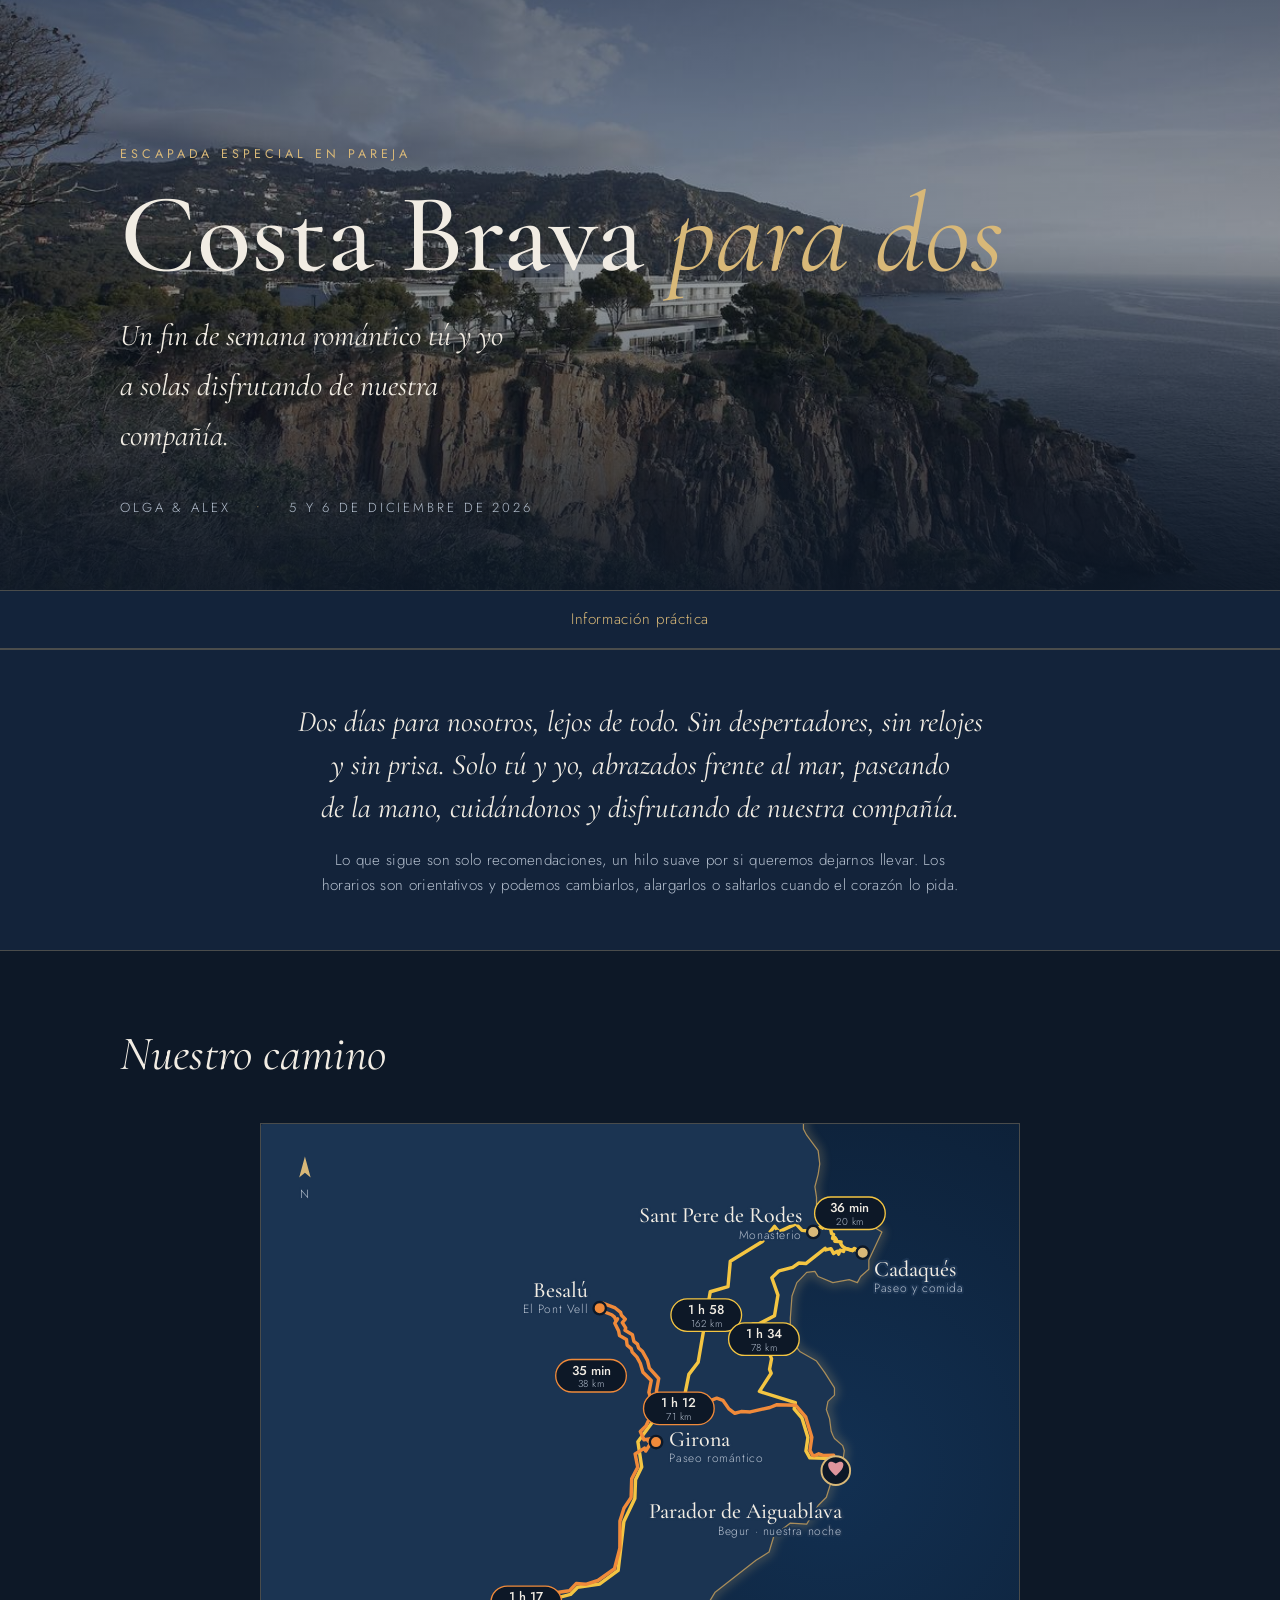
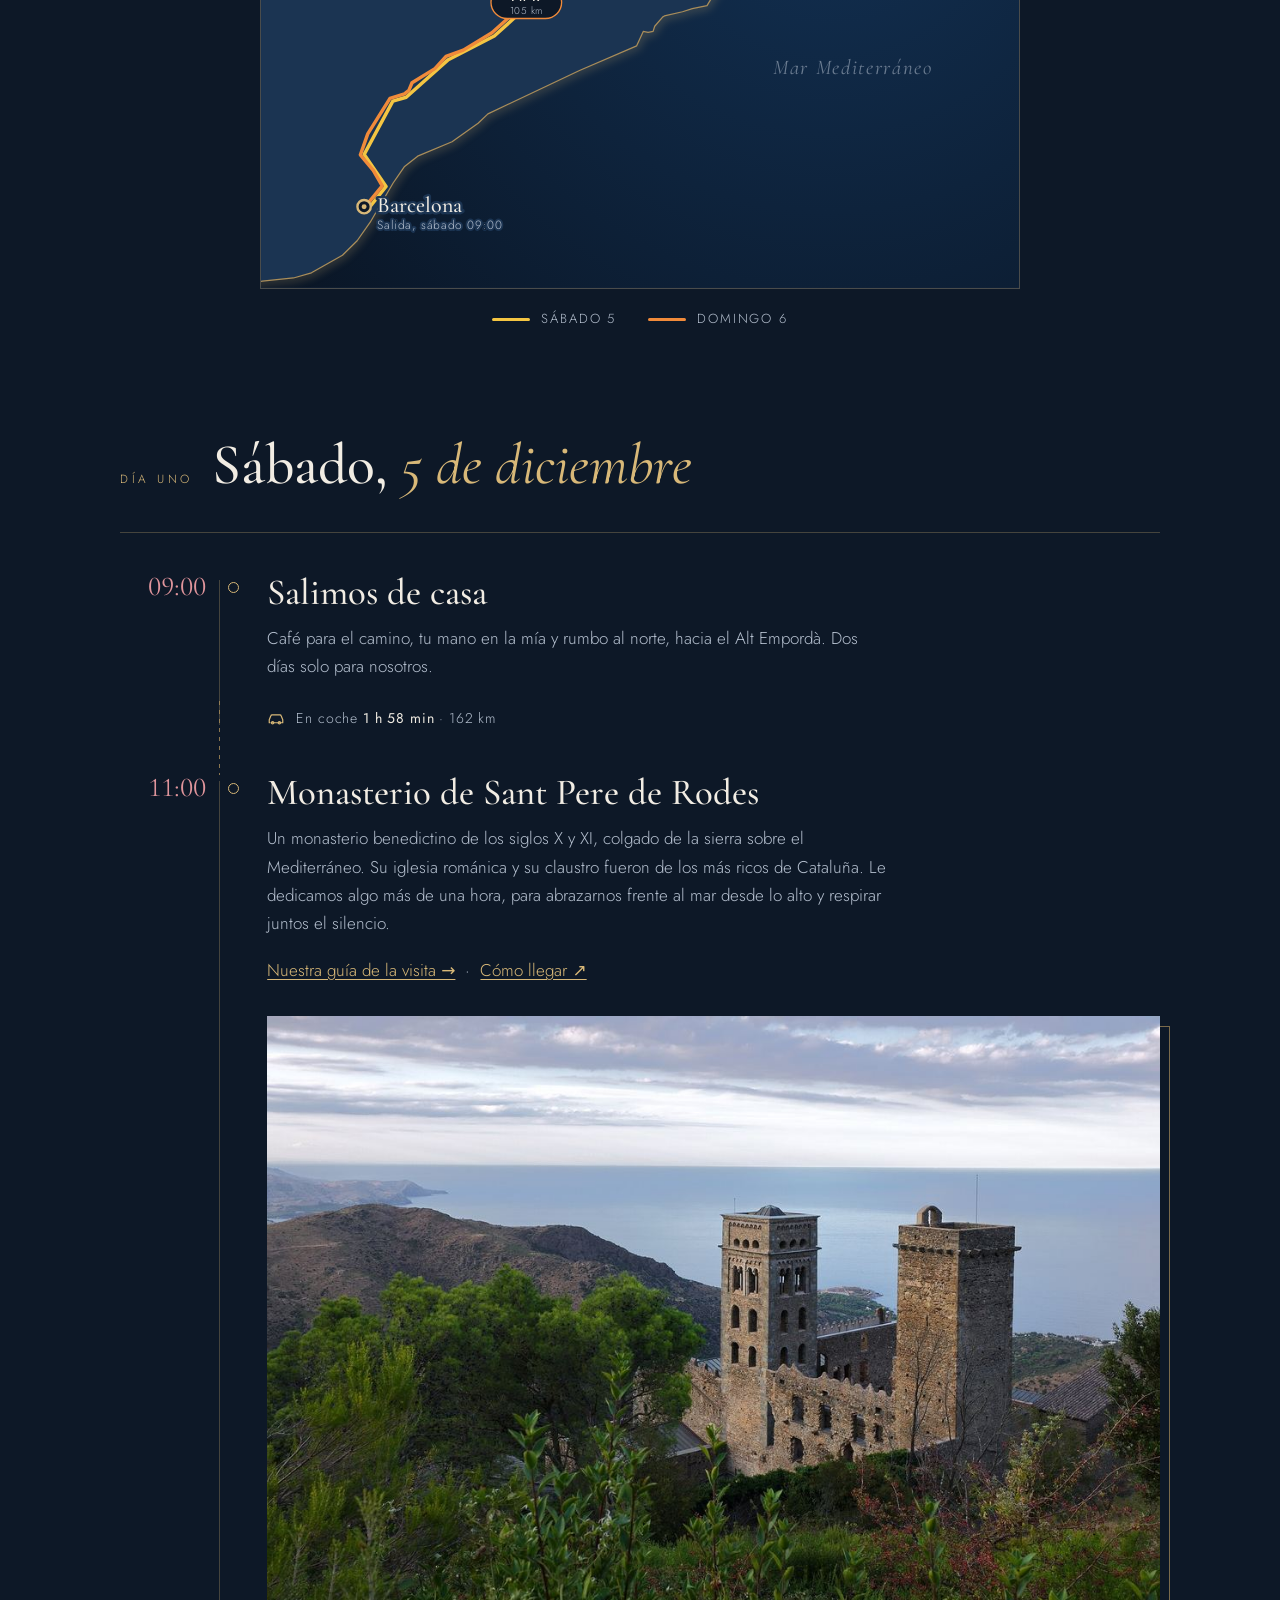
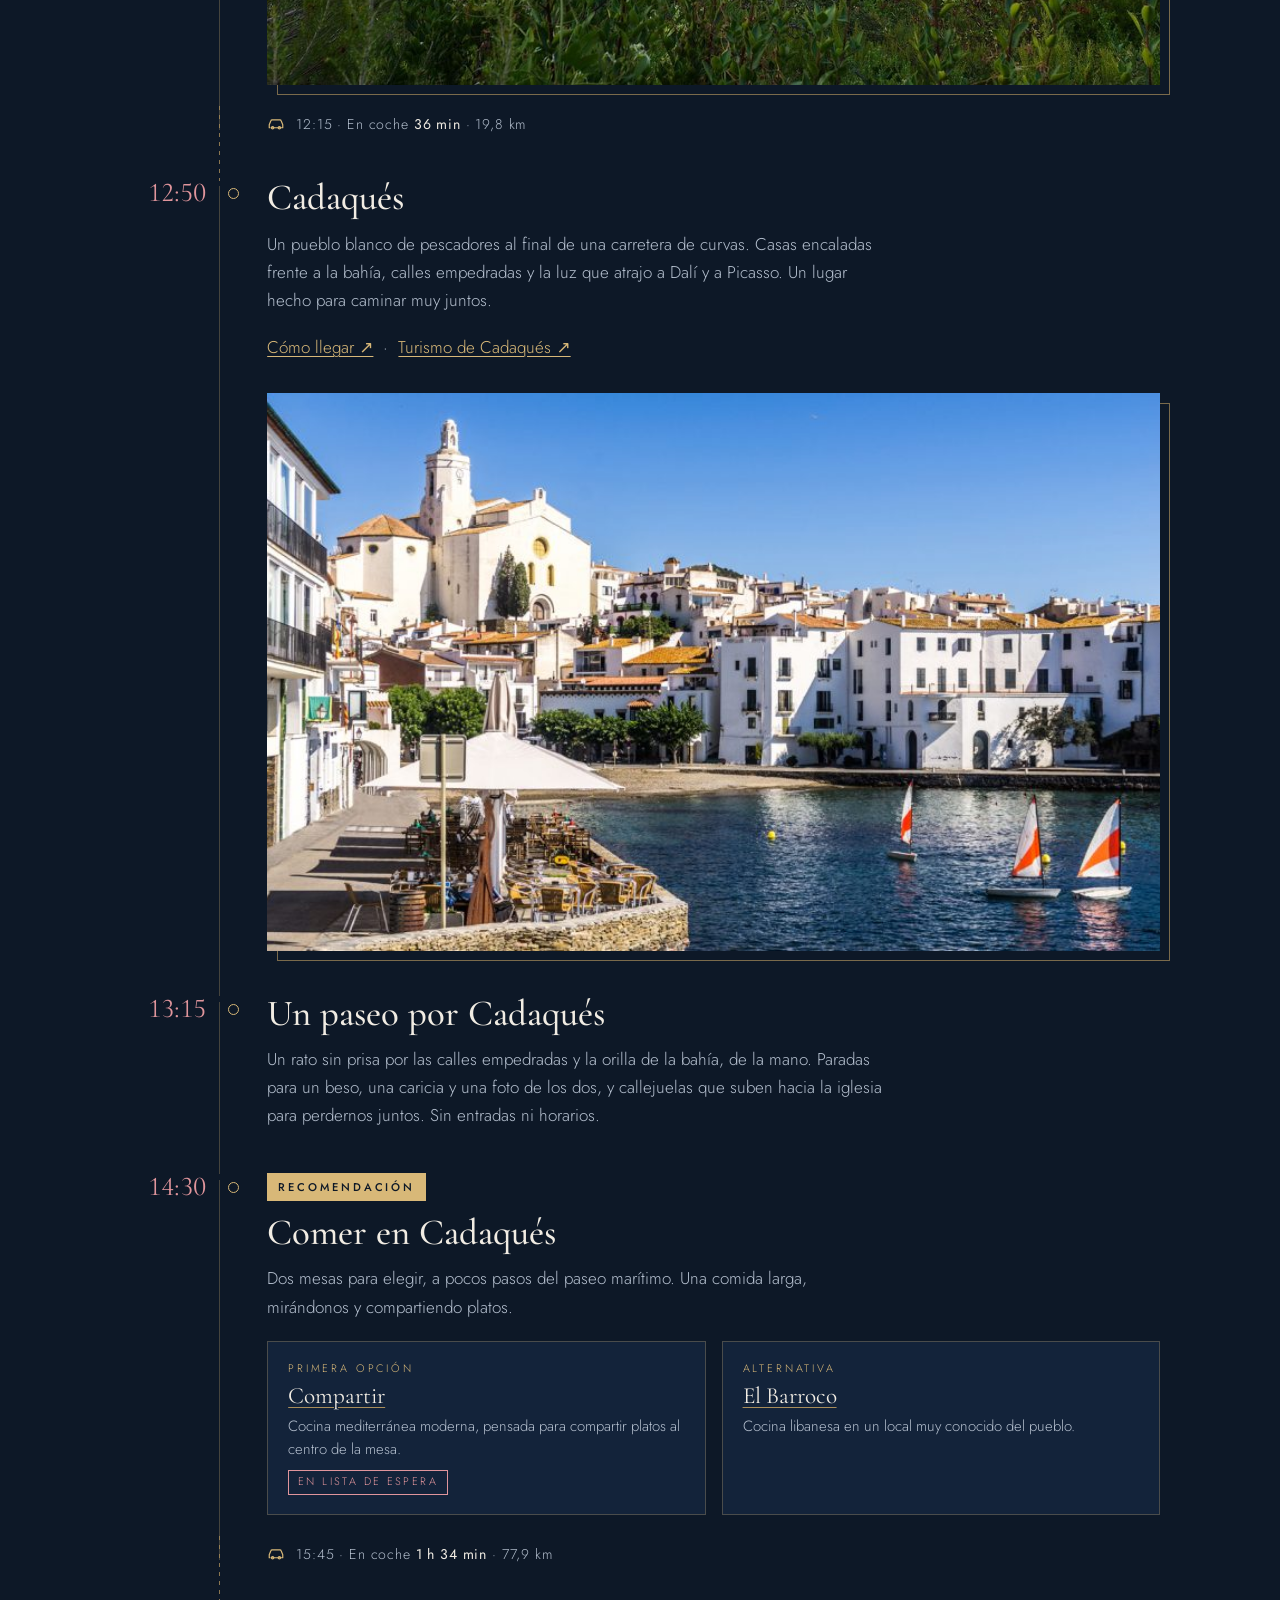
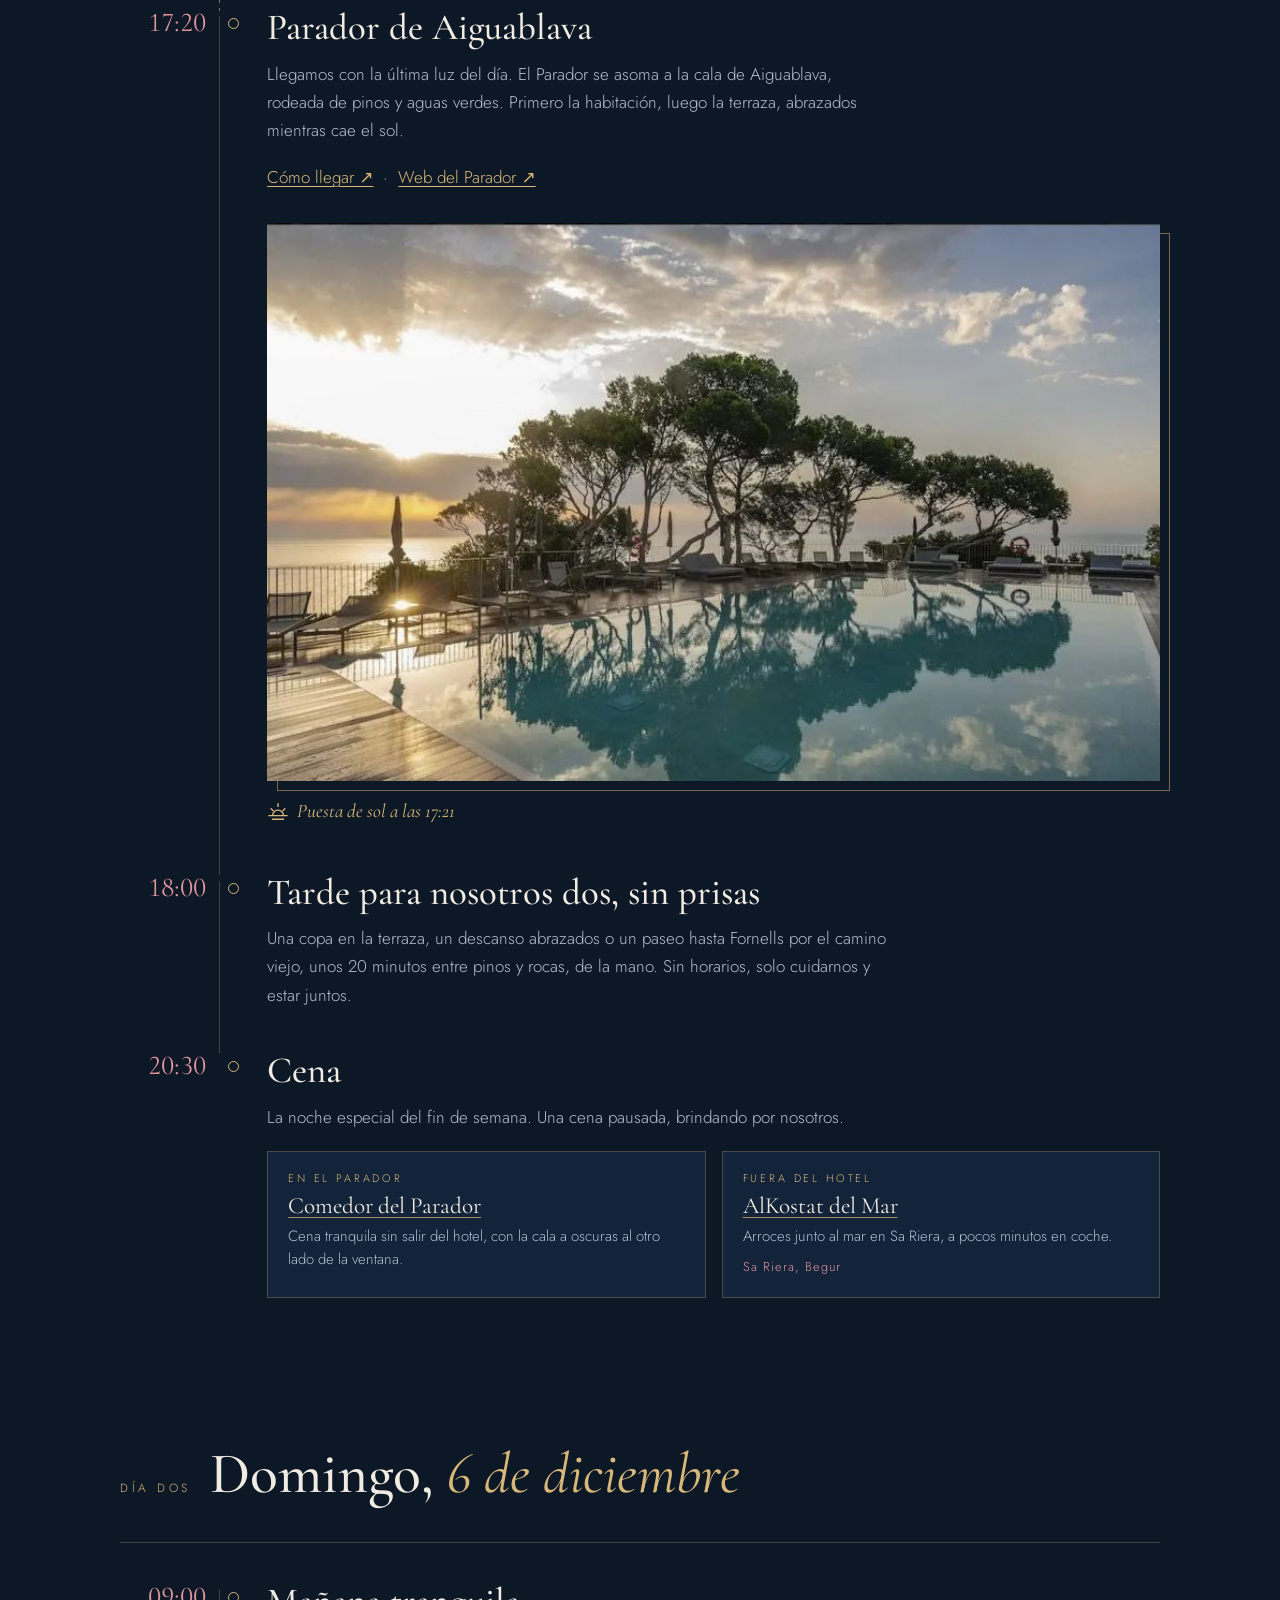
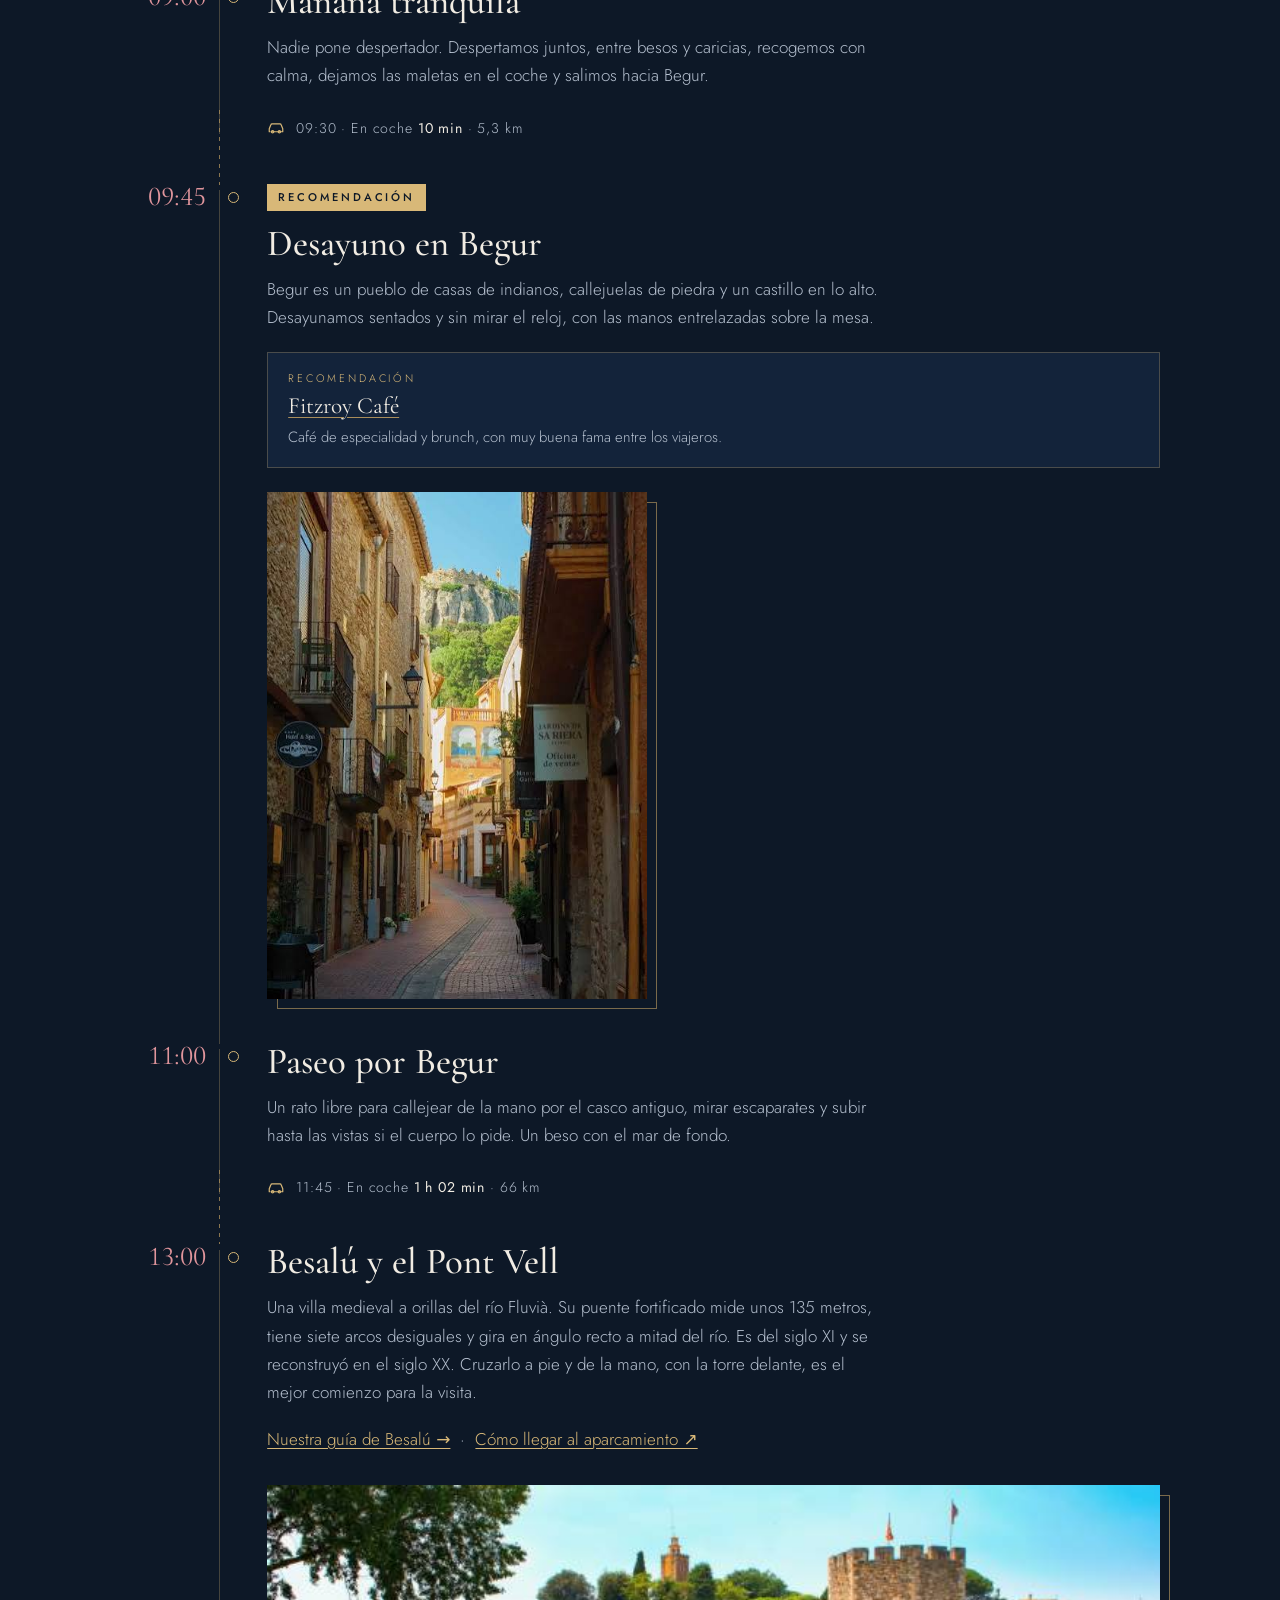
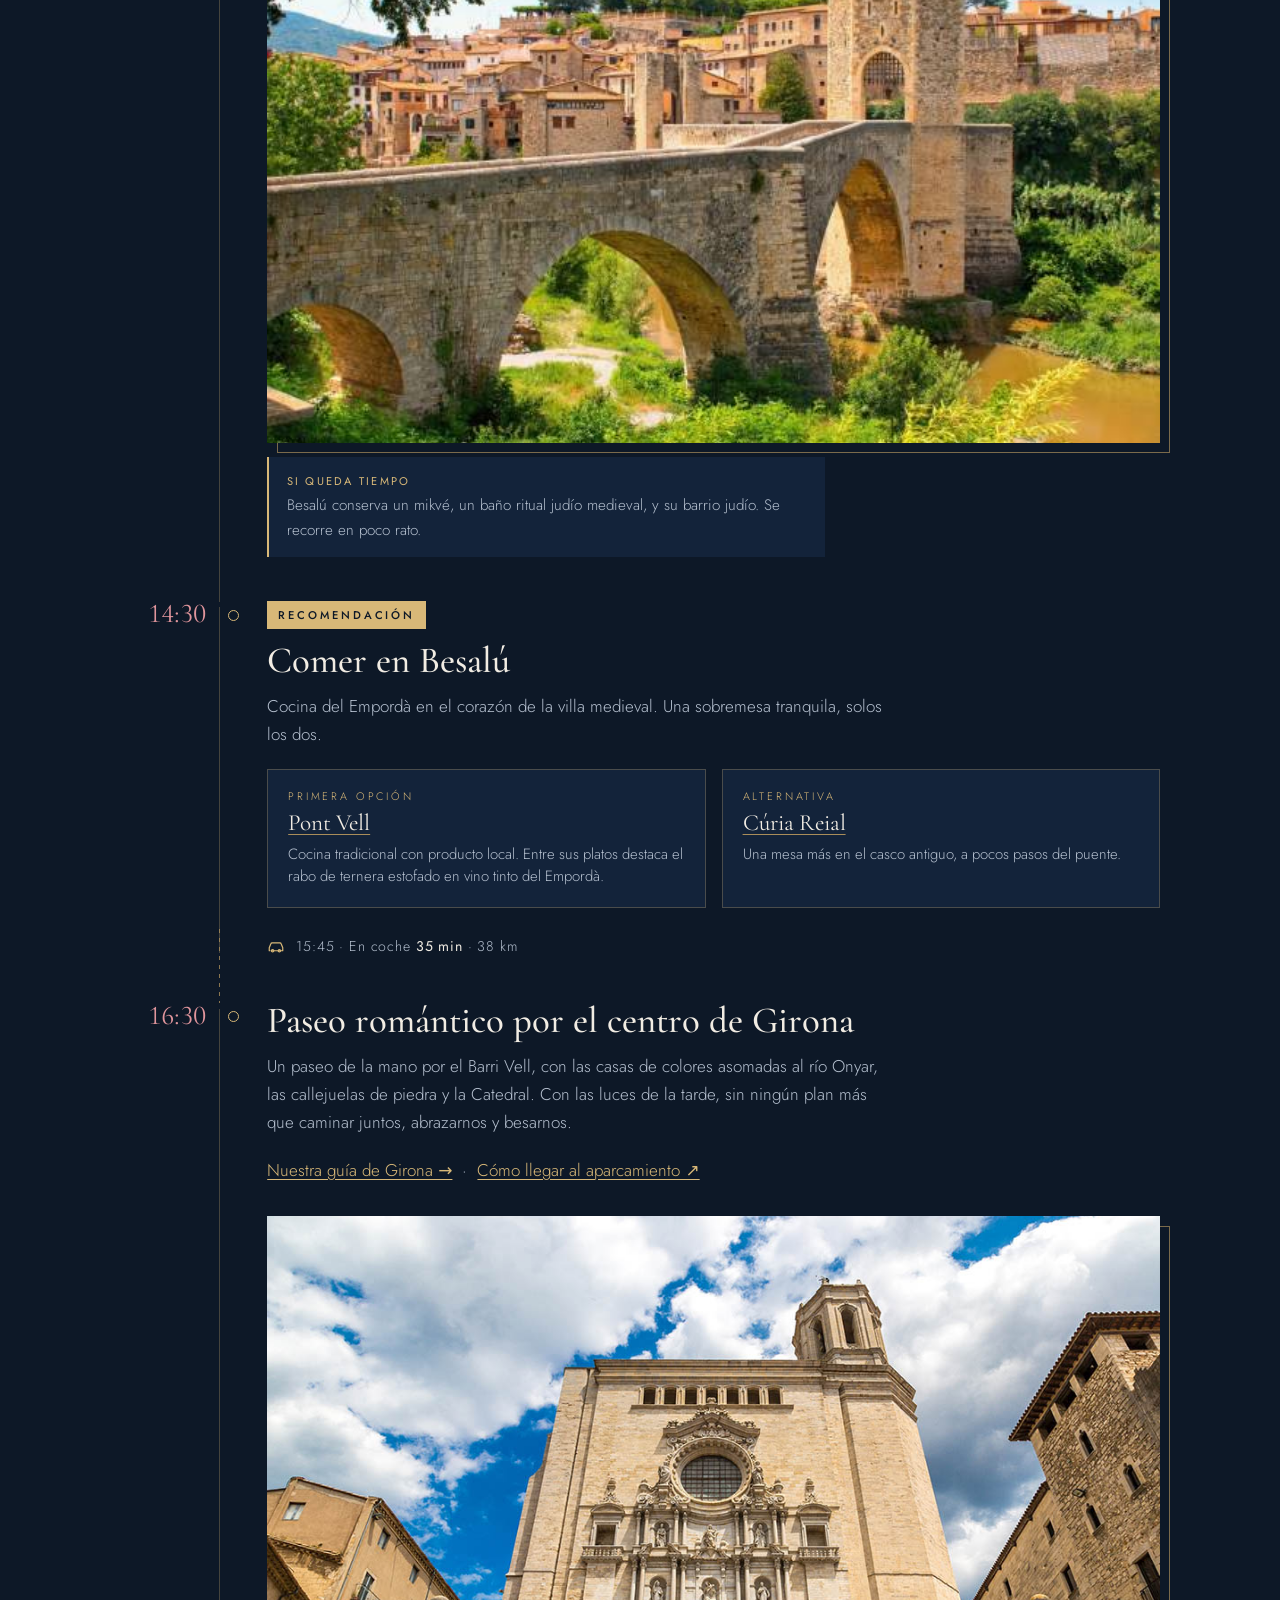
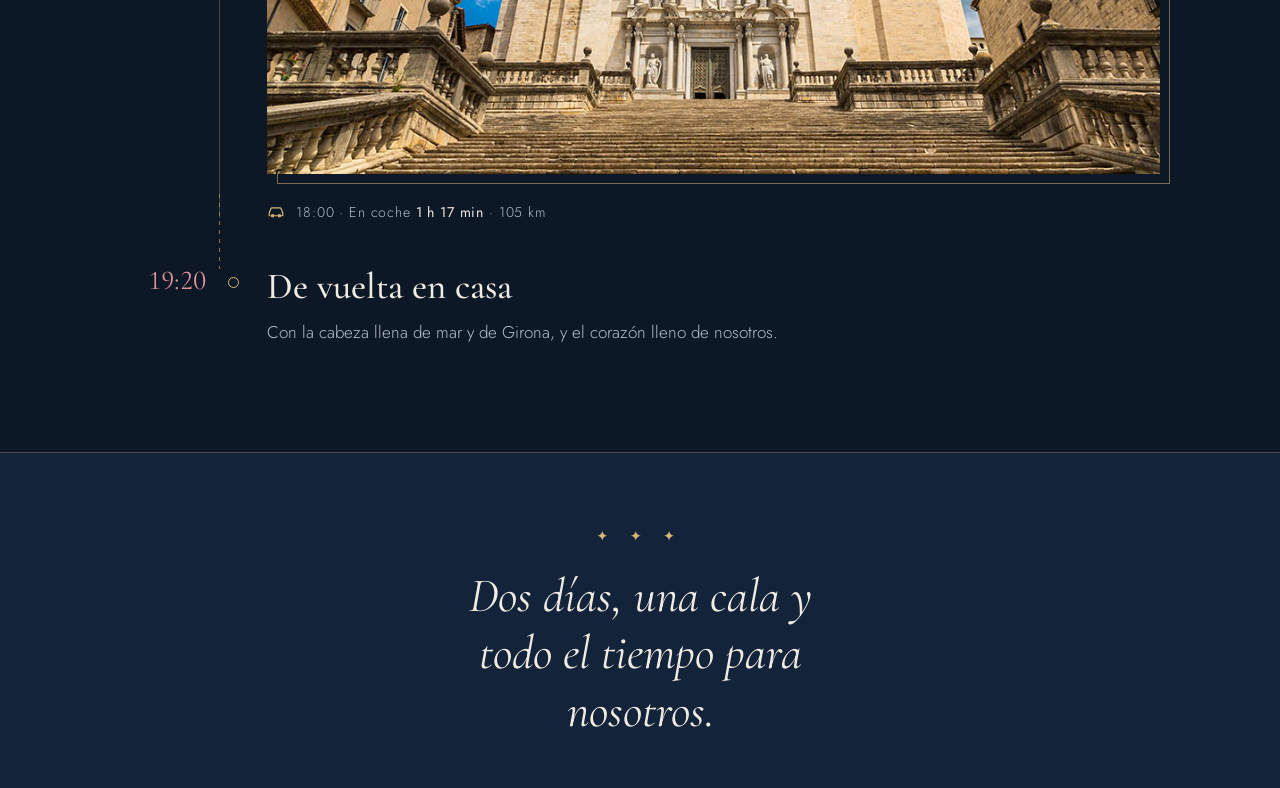
<file: index.html>
<!doctype html><html><head><title>Costa Brava para dos</title><meta charset=utf8><meta name=viewport content="width=device-width,initial-scale=1,viewport-fit=cover"><meta name="robots" content="noindex,nofollow"><meta name="theme-color" content="#0d1827"><meta name="apple-mobile-web-app-capable" content="yes"><meta name="mobile-web-app-capable" content="yes"><meta name="apple-mobile-web-app-title" content="Costa Brava"><meta name="apple-mobile-web-app-status-bar-style" content="black"><link rel="manifest" href="manifest.webmanifest"><link rel="apple-touch-icon" href="icons/apple-touch-icon.png"><link rel="icon" href="icons/icon-192.png"><style>:root{color-scheme:light;box-sizing:border-box;padding-top:env(safe-area-inset-top,0px);padding-bottom:env(safe-area-inset-bottom,0px)}html{scroll-padding-top:env(safe-area-inset-top,0px)}body{margin:0;padding:0;font:14px -apple-system,BlinkMacSystemFont,sans-serif;background:#fff;color:#000}img{max-width:100%}[hidden]:not([hidden=until-found i]){display:none!important}</style></head><body>
<title>Costa Brava para dos</title>
<meta name="claude:viewport-fit-sides" content="cover">
<link rel="stylesheet" href="fonts/fonts.css">
<style>
  /* Concepto: una noche de diciembre sobre el Mediterraneo. Fondo azul medianoche, oro champan para los detalles, un toque de rosa para las horas. Una linea de tiempo continua por dia, con fotos enmarcadas. */
  :root {
    --night: #0d1827;
    --night-2: #13233a;
    --night-3: #1a2f4c;
    --text: #f1ece3;
    --text-soft: #b4bfce;
    --gold: #d8b878;
    --gold-soft: #a98d5a;
    --rose: #e0959c;
    --line: rgba(216, 184, 120, 0.28);
    --display: "Cormorant Garamond", "Iowan Old Style", Georgia, serif;
    --body: "Jost", "Avenir Next", "Segoe UI", system-ui, sans-serif;
    color-scheme: dark;
  }
  * { box-sizing: border-box; }
  body {
    background: var(--night);
    color: var(--text);
    font-family: var(--body);
    font-size: 17px;
    line-height: 1.65;
    font-weight: 300;
  }
  img { display: block; max-width: 100%; }
  h1, h2, h3 { font-family: var(--display); font-weight: 500; margin: 0; text-wrap: balance; }
  p { margin: 0; }

  .wrap {
    width: 100%;
    max-width: 1080px;
    margin-inline: auto;
    padding-left: max(20px, env(safe-area-inset-left, 0px));
    padding-right: max(20px, env(safe-area-inset-right, 0px));
  }

  /* Portada */
  .hero { position: relative; isolation: isolate; overflow: hidden; }
  .hero img.bg { position: absolute; inset: 0; width: 100%; height: 100%; object-fit: cover; z-index: -2; }
  .hero::after {
    content: ""; position: absolute; inset: 0; z-index: -1;
    background:
      linear-gradient(180deg, rgba(13,24,39,0.55) 0%, rgba(13,24,39,0.35) 40%, rgba(13,24,39,0.92) 100%);
  }
  .hero .wrap { padding-block: 9rem 4.5rem; text-align: left; }
  .eyebrow {
    font-size: 0.78rem; letter-spacing: 0.32em; text-transform: uppercase; color: var(--gold); font-weight: 400;
  }
  .hero h1 { font-size: clamp(3.4rem, 10vw, 7rem); line-height: 0.95; margin-top: 1.1rem; font-weight: 500; }
  .hero h1 em { font-style: italic; font-weight: 400; color: var(--gold); }
  .hero .sub { font-family: var(--display); font-style: italic; font-size: clamp(1.3rem, 3.4vw, 1.9rem); margin-top: 1.4rem; color: var(--text); max-width: 30ch; }
  .hero .when { margin-top: 2.2rem; display: flex; gap: 0.9rem 1.6rem; flex-wrap: wrap; font-size: 0.82rem; letter-spacing: 0.22em; text-transform: uppercase; color: var(--text-soft); }
  .hero .when span + span::before { content: "\2022"; color: var(--gold); margin-right: 1.6rem; }

  /* Datos clave */
  .facts { background: var(--night-2); border-block: 1px solid var(--line); }
  .facts .wrap { display: grid; grid-template-columns: repeat(auto-fit, minmax(210px, 1fr)); gap: 1.6rem 2rem; padding-block: 2.2rem; }
  .fact .k { font-size: 0.72rem; letter-spacing: 0.28em; text-transform: uppercase; color: var(--gold); }
  .fact .v { font-family: var(--display); font-size: 1.55rem; line-height: 1.2; margin-top: 0.35rem; }
  .fact .s { color: var(--text-soft); font-size: 0.92rem; margin-top: 0.1rem; }
  .intro .wrap { display: block; max-width: 46rem; text-align: center; padding-block: 3.2rem; }
  .intro p { font-family: var(--display); font-style: italic; font-size: clamp(1.35rem, 3.4vw, 1.85rem); line-height: 1.45; color: var(--text); text-wrap: balance; }
  .intro p + p { margin-top: 1.1rem; font-family: var(--body); font-style: normal; font-size: 0.95rem; letter-spacing: 0.02em; color: var(--text-soft); line-height: 1.7; }

  /* Ruta del fin de semana */
  .route { padding-block: 4rem 1rem; }
  .route h2 { font-size: clamp(2rem, 5vw, 3rem); font-style: italic; font-weight: 400; }
  .route-days { display: grid; grid-template-columns: repeat(auto-fit, minmax(300px, 1fr)); gap: 2rem 3rem; margin-top: 2rem; }
  .route-day .d { font-size: 0.74rem; letter-spacing: 0.28em; text-transform: uppercase; color: var(--rose); margin-bottom: 1rem; }
  .stops { list-style: none; margin: 0; padding: 0; position: relative; }
  .stops li { position: relative; padding: 0 0 1.15rem 1.9rem; font-family: var(--display); font-size: 1.35rem; line-height: 1.25; }
  .stops li::before { content: ""; position: absolute; left: 0; top: 0.52em; width: 9px; height: 9px; border-radius: 50%; background: var(--night); border: 1.5px solid var(--gold); z-index: 1; }
  .stops li::after { content: ""; position: absolute; left: 4px; top: 1.1em; bottom: -0.3em; width: 1px; background: var(--line); }
  .stops li:last-child { padding-bottom: 0; }
  .stops li:last-child::after { display: none; }
  .stops li small { display: block; font-family: var(--body); font-size: 0.82rem; color: var(--text-soft); letter-spacing: 0.04em; }

  /* Dias */
  .day { padding-block: 4.5rem 1rem; }
  .day-head { display: flex; align-items: baseline; gap: 1.2rem; flex-wrap: wrap; border-bottom: 1px solid var(--line); padding-bottom: 1.2rem; margin-bottom: 2.4rem; }
  .day-head .tag { font-size: 0.74rem; letter-spacing: 0.3em; text-transform: uppercase; color: var(--gold); }
  .day-head h2 { font-size: clamp(2.2rem, 6vw, 3.6rem); font-weight: 500; }
  .day-head h2 em { font-style: italic; font-weight: 400; color: var(--gold); }

  .stop { display: grid; grid-template-columns: 5.4rem minmax(0, 1fr); gap: 0 1.6rem; position: relative; padding-bottom: 2.6rem; }
  .stop::before { content: ""; position: absolute; left: 5.4rem; margin-left: 0.8rem; top: 0.55rem; bottom: -0.2rem; width: 1px; background: var(--line); }
  .stop:last-child::before { display: none; }
  .stop .t { font-family: var(--display); font-size: 1.7rem; line-height: 1.1; color: var(--rose); text-align: right; padding-top: 0.05rem; font-variant-numeric: lining-nums tabular-nums; }
  .stop .body { position: relative; padding-left: 2.2rem; min-width: 0; }
  .stop .body::before { content: ""; position: absolute; left: -4px; top: 0.68rem; width: 9px; height: 9px; border-radius: 50%; background: var(--night); border: 1.5px solid var(--gold); }
  .stop h3 { font-size: clamp(1.7rem, 4vw, 2.3rem); line-height: 1.12; }
  .stop h3 .ico { display: none; }
  .stop p { color: var(--text-soft); margin-top: 0.7rem; max-width: 62ch; }
  .stop p strong { color: var(--text); font-weight: 400; }

  .pick { display: inline-block; font-size: 0.7rem; letter-spacing: 0.26em; text-transform: uppercase; color: var(--night); background: var(--gold); padding: 0.28rem 0.7rem; margin-bottom: 0.7rem; font-weight: 500; }

  figure { margin: 1.5rem 0 0; position: relative; }
  figure .frame { position: relative; }
  figure .frame::after { content: ""; position: absolute; inset: 10px -10px -10px 10px; border: 1px solid var(--gold-soft); z-index: -1; opacity: 0.7; }
  figure img { width: 100%; aspect-ratio: 16 / 10; object-fit: cover; }
  figure.tall img { aspect-ratio: 4 / 3; }
  figure.portrait { max-width: 380px; }
  figure.portrait img { aspect-ratio: 3 / 4; }

  /* Trayectos */
  .drive { display: grid; grid-template-columns: 5.4rem minmax(0, 1fr); gap: 0 1.6rem; position: relative; padding-bottom: 2.6rem; margin-top: -0.9rem; }
  .drive::before { content: ""; position: absolute; left: 5.4rem; margin-left: 0.8rem; top: -0.4rem; bottom: -0.2rem; width: 1px; background: repeating-linear-gradient(180deg, var(--gold-soft) 0 4px, transparent 4px 9px); opacity: 0.8; }
  .drive .body { padding-left: 2.2rem; display: flex; align-items: center; gap: 0.7rem; color: var(--text-soft); font-size: 0.88rem; letter-spacing: 0.06em; }
  .drive svg { width: 18px; height: 18px; flex: none; stroke: var(--gold); fill: none; stroke-width: 1.6; stroke-linecap: round; stroke-linejoin: round; }
  .drive b { font-weight: 400; color: var(--text); }

  /* Opciones de mesa */
  .options { display: grid; grid-template-columns: repeat(auto-fit, minmax(240px, 1fr)); gap: 1rem; margin-top: 1.3rem; }
  .opt { border: 1px solid var(--line); background: var(--night-2); padding: 1.1rem 1.25rem 1.2rem; }
  .opt .lbl { font-size: 0.68rem; letter-spacing: 0.26em; text-transform: uppercase; color: var(--gold); }
  .opt .nm { font-family: var(--display); font-size: 1.45rem; line-height: 1.2; margin-top: 0.3rem; }
  .opt .ds { color: var(--text-soft); font-size: 0.93rem; margin-top: 0.3rem; line-height: 1.5; }
  .opt .nm a { color: inherit; text-decoration: underline; text-decoration-color: var(--gold-soft); text-underline-offset: 0.18em; text-decoration-thickness: 1px; }
  .opt .nm a:hover, .opt .nm a:focus-visible { color: var(--gold); text-decoration-color: var(--gold); }
  .opt .wait { display: inline-block; margin-top: 0.6rem; font-size: 0.68rem; letter-spacing: 0.22em; text-transform: uppercase; color: var(--rose); border: 1px solid var(--rose); padding: 0.18rem 0.55rem; }
  .opt .where { color: var(--rose); font-size: 0.8rem; letter-spacing: 0.08em; margin-top: 0.55rem; }

  .alt { margin-top: 0.9rem; padding: 0.9rem 1.1rem; border-left: 2px solid var(--gold); background: var(--night-2); color: var(--text-soft); font-size: 0.95rem; max-width: 62ch; }
  .alt b { color: var(--gold); font-weight: 400; letter-spacing: 0.2em; text-transform: uppercase; font-size: 0.7rem; display: block; margin-bottom: 0.15rem; }

  .sun { display: inline-flex; align-items: center; gap: 0.5rem; margin-top: 0.9rem; color: var(--gold); font-family: var(--display); font-style: italic; font-size: 1.2rem; }
  .sun svg { width: 22px; height: 22px; stroke: var(--gold); fill: none; stroke-width: 1.5; stroke-linecap: round; }

  /* Cierre */
  .closing { margin-top: 3rem; background: var(--night-2); border-top: 1px solid var(--line); text-align: center; }
  .closing .wrap { padding-block: 4.5rem 3rem; }
  .closing .orn { color: var(--gold); letter-spacing: 0.6em; font-size: 0.9rem; }
  .closing p.big { font-family: var(--display); font-style: italic; font-size: clamp(1.9rem, 5vw, 3rem); line-height: 1.2; margin: 1.2rem auto 0; max-width: 20ch; }
  .credits { margin-top: 3.2rem; color: var(--text-soft); font-size: 0.74rem; letter-spacing: 0.04em; line-height: 1.7; opacity: 0.85; }

  @media (max-width: 640px) {
    body { font-size: 16px; }
    .hero .wrap { padding-block: 6.5rem 3rem; }
    .stop, .drive { grid-template-columns: minmax(0, 1fr); }
    .stop::before, .drive::before { left: 4px; margin-left: 0; top: 2.2rem; }
    .drive::before { top: -0.4rem; }
    .stop .t { text-align: left; padding-left: 2.2rem; font-size: 1.5rem; margin-bottom: 0.15rem; }
    .stop .body { padding-left: 2.2rem; }
    .stop .body::before { top: -1.65rem; left: -4px; }
    .drive .body { padding-left: 2.2rem; }
    figure .frame::after { inset: 8px -6px -8px 8px; }
    .stops li { font-size: 1.2rem; }
  }
  @media (prefers-reduced-motion: no-preference) {
    .hero .wrap > * { animation: rise 0.9s ease both; }
    .hero .wrap > *:nth-child(2) { animation-delay: 0.12s; }
    .hero .wrap > *:nth-child(3) { animation-delay: 0.24s; }
    .hero .wrap > *:nth-child(4) { animation-delay: 0.36s; }
    @keyframes rise { from { opacity: 0.001; transform: translateY(12px); } to { opacity: 1; transform: none; } }
  }

.map { --map-sat: #f4c542; --map-sun: #f08a3a; padding-block: 4rem 1rem; }
.map .wrap { max-width: 1080px; }
.map h2 { font-family: var(--display); font-weight: 400; font-style: italic; font-size: clamp(2rem, 5vw, 3rem); margin: 0; }
.map .lead { color: var(--text-soft); margin-top: 0.6rem; max-width: 56ch; }
.map-card { margin-top: 1.8rem; display: grid; grid-template-columns: minmax(0, 1fr); gap: 1.2rem; }
.map-fig { margin: 0; }
.routemap { display: block; width: 100%; max-width: 760px; height: auto; margin-inline: auto; border: 1px solid var(--line); background: var(--night-2);
  --map-sea: #0a1626; --map-sea-2: #123052; --map-land: #1b3452; }
.routemap .land { fill: var(--map-land); stroke: var(--gold-soft); stroke-width: 1.3; stroke-linejoin: round; }
.routemap .coast-glow { fill: none; stroke: var(--gold); stroke-width: 7; opacity: 0.28; }
.routemap .r1 { fill: none; stroke: var(--map-sat); stroke-width: 3.6; stroke-linecap: round; stroke-linejoin: round; }
.routemap .r2 { fill: none; stroke: var(--map-sun); stroke-width: 3.6; stroke-linecap: round; stroke-linejoin: round; }
.routemap .dot-sun { fill: var(--map-sun); stroke: var(--night); stroke-width: 2.5; }
.routemap .sea-label { font-family: var(--display); font-style: italic; font-size: 22px; fill: var(--text-soft); opacity: 0.55; letter-spacing: 0.08em; }
.routemap .nm { font-family: var(--display); font-size: 23px; font-weight: 500; fill: var(--text); paint-order: stroke; stroke: var(--map-land); stroke-width: 5px; stroke-linejoin: round; }
.routemap .sub { font-family: var(--body); font-size: 12.5px; letter-spacing: 0.05em; fill: var(--text-soft); paint-order: stroke; stroke: var(--map-land); stroke-width: 4px; stroke-linejoin: round; }
.routemap .dot-stop { fill: var(--gold); stroke: var(--night); stroke-width: 2.5; }
.routemap .dot-home { fill: var(--night); stroke: var(--gold); stroke-width: 2.5; }
.routemap .dot-in { fill: var(--gold); }
.routemap .ring { fill: var(--night); stroke: var(--gold); stroke-width: 2; }
.routemap .heart { fill: var(--rose); }
.routemap .pill rect { fill: var(--night); stroke-width: 1.4; }
.routemap .p1 rect { stroke: var(--map-sat); }
.routemap .p2 rect { stroke: var(--map-sun); }
.routemap .pt { font-family: var(--body); font-size: 13.5px; font-weight: 500; fill: var(--text); }
.routemap .pk { font-family: var(--body); font-size: 10.5px; fill: var(--text-soft); letter-spacing: 0.04em; }
.map-legend { display: flex; flex-wrap: wrap; gap: 0.8rem 2rem; justify-content: center; font-size: 0.82rem; letter-spacing: 0.14em; text-transform: uppercase; color: var(--text-soft); }
.map-legend span { display: inline-flex; align-items: center; gap: 0.7rem; }
.map-legend i { display: inline-block; width: 38px; height: 0; border-top: 3.6px solid var(--map-sat); border-radius: 2px; }
.map-legend i.d2 { border-top: 3.6px solid var(--map-sun); }
.map-note { text-align: center; color: var(--text-soft); font-size: 0.8rem; opacity: 0.8; }
.quick { background: var(--night-2); border-block: 1px solid var(--line); }
.quick .wrap { display: flex; flex-wrap: wrap; gap: 0.2rem 2rem; justify-content: center; padding-block: 0.4rem; }
.quick a { color: var(--gold); text-decoration: none; font-size: 0.95rem; letter-spacing: 0.04em; min-height: 44px; display: inline-flex; align-items: center; }
.quick a:hover, .quick a:focus-visible { text-decoration: underline; text-underline-offset: 0.2em; }

</style>

<header class="hero">
  <img class="bg" src="images/parador.jpg" alt="El Parador de Aiguablava sobre el acantilado, frente al mar">
  <div class="wrap">
    <div class="eyebrow">Escapada especial en pareja</div>
    <h1>Costa Brava <em>para dos</em></h1>
    <p class="sub">Un fin de semana romántico tú y yo a solas disfrutando de nuestra compañía.</p>
    <div class="when"><span>Olga &amp; Alex</span><span>5 y 6 de diciembre de 2026</span></div>
  </div>
</header>

<nav class="quick" aria-label="Más información">
  <div class="wrap">
    <a href="practico.html">Información práctica</a>
  </div>
</nav>

<section class="facts intro" aria-label="Sobre el fin de semana">
  <div class="wrap">
    <p>Dos días para nosotros, lejos de todo. Sin despertadores, sin relojes y sin prisa. Solo tú y yo, abrazados frente al mar, paseando de la mano, cuidándonos y disfrutando de nuestra compañía.</p>
    <p>Lo que sigue son solo recomendaciones, un hilo suave por si queremos dejarnos llevar. Los horarios son orientativos y podemos cambiarlos, alargarlos o saltarlos cuando el corazón lo pida.</p>
  </div>
</section>

<section class="map" aria-label="Mapa del recorrido">
  <div class="wrap">
    <h2>Nuestro camino</h2>
    <div class="map-card">
      <figure class="map-fig"><svg class="routemap" viewBox="0 0 794 800" role="img" aria-labelledby="mapt mapd" xmlns="http://www.w3.org/2000/svg">
<title id="mapt">Mapa orientativo del recorrido</title>
<desc id="mapd">Sábado: Barcelona, Sant Pere de Rodes, Cadaqués y Parador de Aiguablava. Domingo: Begur, Besalú, Girona y vuelta a Barcelona.</desc>
<defs><radialGradient id="sea" cx="75%" cy="45%" r="90%"><stop offset="0" style="stop-color:#123052"/><stop offset="1" style="stop-color:#0a1626"/></radialGradient><filter id="glow" x="-5%" y="-5%" width="110%" height="110%"><feGaussianBlur stdDeviation="5"/></filter><clipPath id="frame"><rect width="794" height="800" rx="2"/></clipPath></defs>
<g clip-path="url(#frame)">
<rect width="794" height="800" fill="url(#sea)"/>
<path d="M984.5,-256.0 L984.5,1056.0 L984.5,-256.0 L525.0,-256.0 L518.5,-186.1 L518.5,-160.2 L520.2,-144.0 L516.8,-116.9 L518.5,-82.4 L522.0,-56.4 L523.7,-34.8 L530.5,-27.2 L540.8,-21.8 L554.5,-19.7 L564.8,-16.4 L568.2,-10.0 L568.2,5.2 L571.6,11.7 L583.6,27.9 L585.3,41.9 L583.6,52.7 L580.2,65.7 L581.9,76.5 L581.9,87.3 L588.7,96.0 L597.3,102.4 L607.6,100.3 L617.8,100.3 L624.7,108.9 L628.1,108.9 L633.2,104.6 L638.4,105.7 L650.4,113.2 L636.7,142.4 L636.7,152.1 L628.1,159.7 L624.7,166.2 L616.1,163.0 L599.0,166.2 L583.6,159.7 L580.2,154.3 L571.6,155.4 L561.3,166.2 L556.2,180.2 L554.5,202.9 L554.5,218.1 L557.9,230.0 L564.8,238.6 L581.9,248.3 L590.4,260.2 L600.7,276.4 L600.7,284.0 L593.9,290.5 L592.2,299.1 L595.6,308.8 L597.3,321.8 L599.0,326.1 L600.7,329.4 L609.3,336.9 L611.0,342.3 L609.3,354.2 L597.3,374.8 L592.2,391.0 L583.6,399.6 L571.6,419.1 L554.5,418.0 L537.4,431.0 L532.2,448.3 L518.5,456.9 L475.7,490.4 L467.2,504.5 L451.8,507.7 L441.5,510.9 L422.6,515.3 L420.9,516.3 L412.4,526.1 L410.7,531.5 L405.5,532.6 L400.4,531.5 L393.5,546.6 L333.6,572.5 L237.7,617.9 L227.4,627.7 L200.1,647.1 L164.1,662.2 L150.4,673.0 L138.4,690.3 L114.4,731.4 L100.7,750.8 L85.3,766.0 L52.8,784.4 L34.0,789.8 L1.4,793.0 L-31.1,801.6 L-41.4,808.1 L-46.5,809.2 L-61.9,808.1 L-154.4,837.3 L-190.2,840.1 L-190.2,-256.0 Z" class="coast-glow" filter="url(#glow)"/>
<path d="M984.5,-256.0 L984.5,1056.0 L984.5,-256.0 L525.0,-256.0 L518.5,-186.1 L518.5,-160.2 L520.2,-144.0 L516.8,-116.9 L518.5,-82.4 L522.0,-56.4 L523.7,-34.8 L530.5,-27.2 L540.8,-21.8 L554.5,-19.7 L564.8,-16.4 L568.2,-10.0 L568.2,5.2 L571.6,11.7 L583.6,27.9 L585.3,41.9 L583.6,52.7 L580.2,65.7 L581.9,76.5 L581.9,87.3 L588.7,96.0 L597.3,102.4 L607.6,100.3 L617.8,100.3 L624.7,108.9 L628.1,108.9 L633.2,104.6 L638.4,105.7 L650.4,113.2 L636.7,142.4 L636.7,152.1 L628.1,159.7 L624.7,166.2 L616.1,163.0 L599.0,166.2 L583.6,159.7 L580.2,154.3 L571.6,155.4 L561.3,166.2 L556.2,180.2 L554.5,202.9 L554.5,218.1 L557.9,230.0 L564.8,238.6 L581.9,248.3 L590.4,260.2 L600.7,276.4 L600.7,284.0 L593.9,290.5 L592.2,299.1 L595.6,308.8 L597.3,321.8 L599.0,326.1 L600.7,329.4 L609.3,336.9 L611.0,342.3 L609.3,354.2 L597.3,374.8 L592.2,391.0 L583.6,399.6 L571.6,419.1 L554.5,418.0 L537.4,431.0 L532.2,448.3 L518.5,456.9 L475.7,490.4 L467.2,504.5 L451.8,507.7 L441.5,510.9 L422.6,515.3 L420.9,516.3 L412.4,526.1 L410.7,531.5 L405.5,532.6 L400.4,531.5 L393.5,546.6 L333.6,572.5 L237.7,617.9 L227.4,627.7 L200.1,647.1 L164.1,662.2 L150.4,673.0 L138.4,690.3 L114.4,731.4 L100.7,750.8 L85.3,766.0 L52.8,784.4 L34.0,789.8 L1.4,793.0 L-31.1,801.6 L-41.4,808.1 L-46.5,809.2 L-61.9,808.1 L-154.4,837.3 L-190.2,840.1 L-190.2,-256.0 Z" class="land"/>
<text x="620" y="576" class="sea-label" text-anchor="middle">Mar Mediterráneo</text>
<path d="M108.0,715.1 L115.4,713.6 L131.0,693.9 L108.1,660.3 L138.1,604.5 L152.1,600.5 L196.2,561.1 L244.4,536.3 L279.4,504.7 L324.2,492.8 L331.7,485.2 L354.9,481.8 L374.1,467.7 L380.1,416.5 L391.6,392.4 L392.3,372.7 L398.8,359.3 L394.8,332.9 L424.2,293.4 L435.7,291.1 L444.2,282.3 L448.2,262.3 L457.9,249.5 L470.6,175.7 L489.2,170.4 L491.6,143.8 L525.2,123.1 L538.0,107.3 L542.4,113.0 L560.4,104.6 L566.7,111.4 L578.3,112.6" class="r1"/>
<path d="M578.3,112.6 L580.3,113.3 L581.9,111.3 L583.1,111.8 L582.6,110.2 L586.5,107.3 L588.2,109.0 L587.2,105.3 L588.6,107.6 L591.2,107.7 L591.1,109.0 L592.4,106.6 L595.8,105.2 L597.6,114.6 L599.8,115.8 L598.7,120.0 L601.2,119.0 L602.8,121.2 L601.1,122.9 L607.7,123.5 L607.0,124.7 L608.9,128.0 L611.8,130.2 L619.8,132.5 L621.4,130.5 L623.3,132.3 L627.6,132.6 L627.8,135.1 L629.0,133.8 L630.4,134.7" class="r1"/>
<path d="M630.4,134.7 L621.4,130.5 L619.8,132.5 L611.4,130.0 L610.2,133.5 L606.6,132.2 L605.0,136.3 L603.7,133.4 L599.7,135.5 L597.0,130.6 L591.5,131.9 L590.9,130.2 L570.7,146.2 L563.5,145.6 L556.9,150.2 L542.7,153.8 L535.1,161.1 L541.5,179.2 L537.9,200.9 L521.5,209.3 L515.1,209.5 L518.3,210.5 L520.4,218.5 L526.5,224.5 L534.8,245.9 L532.7,256.9 L534.4,261.1 L522.1,280.1 L559.7,291.9 L558.5,298.5 L566.7,308.1 L572.9,328.5 L570.8,342.5 L574.9,349.7 L597.5,350.3 L595.5,355.9 L601.9,355.9 L598.7,357.8 L602.1,363.1" class="r1"/>
<path d="M604.5,359.9 L602.5,358.6 L602.1,359.8 L604.0,352.5 L598.7,353.4 L599.8,347.0 L588.9,347.1 L584.2,345.5 L579.7,347.5 L577.8,347.0 L575.0,341.9 L577.0,328.2 L570.5,306.7 L560.2,294.6 L540.5,294.0 L533.1,297.0 L512.5,301.6 L502.9,301.2 L496.3,303.0 L490.1,298.4 L483.8,289.4 L477.4,287.2 L470.6,289.7 L467.0,288.3 L435.4,298.7 L430.8,302.0 L420.3,297.3 L414.2,279.9 L416.6,266.6 L406.8,255.8 L404.8,247.6 L399.7,238.4 L395.6,234.6 L394.3,230.6 L390.6,227.8 L389.1,220.8 L381.3,216.1 L382.0,213.6 L378.5,208.1 L381.6,204.4 L377.6,200.3 L376.7,197.4 L371.0,192.7 L358.5,187.8 L352.8,188.2 L351.0,194.0" class="r2"/>
<path d="M358.6,191.6 L356.2,195.5 L356.2,195.5 L367.4,199.8 L370.3,202.3 L371.7,205.7 L373.5,204.2 L370.6,208.6 L374.6,216.7 L375.5,221.6 L382.8,225.8 L383.5,231.6 L387.8,235.3 L388.9,239.0 L393.8,244.2 L397.3,250.6 L400.1,260.1 L408.8,268.7 L406.3,281.1 L412.6,301.1 L414.5,298.7 L409.5,303.0 L403.2,316.4 L397.3,322.0 L401.1,330.8 L407.0,329.8 L405.6,332.2 L411.7,336.4" class="r2"/>
<path d="M410.5,330.9 L403.0,342.5 L401.7,339.5 L391.9,345.6 L394.6,359.5 L388.3,371.6 L387.7,391.3 L380.2,402.5 L376.0,416.0 L375.9,444.2 L370.3,465.9 L352.9,478.2 L340.1,482.2 L330.1,481.4 L322.9,489.0 L300.7,492.1 L276.9,501.4 L241.9,533.0 L211.9,551.1 L193.8,557.7 L182.2,570.5 L158.2,585.3 L154.9,593.3 L150.3,596.9 L135.1,601.7 L111.8,638.9 L104.1,660.8 L117.6,677.0 L127.0,693.4 L113.7,709.5 L106.8,711.3" class="r2"/>
<g class="pill p1" transform="translate(466.4 200.2)"><rect x="-37" y="-17" width="74" height="34" rx="17"/><text y="-1" text-anchor="middle" class="pt">1 h 58</text><text y="12" text-anchor="middle" class="pk">162 km</text></g>
<g class="pill p1" transform="translate(616.9 93.5)"><rect x="-37" y="-17" width="74" height="34" rx="17"/><text y="-1" text-anchor="middle" class="pt">36 min</text><text y="12" text-anchor="middle" class="pk">20 km</text></g>
<g class="pill p1" transform="translate(526.8 225.4)"><rect x="-37" y="-17" width="74" height="34" rx="17"/><text y="-1" text-anchor="middle" class="pt">1 h 34</text><text y="12" text-anchor="middle" class="pk">78 km</text></g>
<g class="pill p2" transform="translate(437.7 297.9)"><rect x="-37" y="-17" width="74" height="34" rx="17"/><text y="-1" text-anchor="middle" class="pt">1 h 12</text><text y="12" text-anchor="middle" class="pk">71 km</text></g>
<g class="pill p2" transform="translate(345.7 263.7)"><rect x="-37" y="-17" width="74" height="34" rx="17"/><text y="-1" text-anchor="middle" class="pt">35 min</text><text y="12" text-anchor="middle" class="pk">38 km</text></g>
<g class="pill p2" transform="translate(277.9 501.0)"><rect x="-37" y="-17" width="74" height="34" rx="17"/><text y="-1" text-anchor="middle" class="pt">1 h 17</text><text y="12" text-anchor="middle" class="pk">105 km</text></g>
<circle cx="108.0" cy="715.1" r="7" class="dot-home"/><circle cx="108.0" cy="715.1" r="2.6" class="dot-in"/>
<circle cx="578.5" cy="113.1" r="6.5" class="dot-stop"/>
<circle cx="630.3" cy="134.8" r="6.5" class="dot-stop"/>
<circle cx="602.1" cy="363.1" r="15" class="ring"/><path transform="translate(602.1 363.1) scale(1.05)" d="M0,5 C-12,-4 -8,-13 0,-7 C8,-13 12,-4 0,5 Z" class="heart"/>
<circle cx="354.8" cy="192.9" r="6.5" class="dot-sun"/>
<circle cx="413.8" cy="333.2" r="6.5" class="dot-sun"/>
<text x="122.0" y="721.1" text-anchor="start" class="nm">Barcelona</text><text x="122.0" y="738.1" text-anchor="start" class="sub">Salida, sábado 09:00</text>
<text x="566.5" y="103.1" text-anchor="end" class="nm">Sant Pere de Rodes</text><text x="566.5" y="120.1" text-anchor="end" class="sub">Monasterio</text>
<text x="642.3" y="158.8" text-anchor="start" class="nm">Cadaqués</text><text x="642.3" y="175.8" text-anchor="start" class="sub">Paseo y comida</text>
<text x="608.1" y="413.1" text-anchor="end" class="nm">Parador de Aiguablava</text><text x="608.1" y="430.1" text-anchor="end" class="sub">Begur · nuestra noche</text>
<text x="342.8" y="180.9" text-anchor="end" class="nm">Besalú</text><text x="342.8" y="197.9" text-anchor="end" class="sub">El Pont Vell</text>
<text x="427.8" y="337.2" text-anchor="start" class="nm">Girona</text><text x="427.8" y="354.2" text-anchor="start" class="sub">Paseo romántico</text>
<g transform="translate(46 56)"><path d="M0,-22 L6,0 L0,-5 L-6,0 Z" class="dot-in"/><text y="22" text-anchor="middle" class="sub">N</text></g>
</g></svg></figure>
      <div class="map-legend"><span><i></i>Sábado 5</span><span><i class="d2"></i>Domingo 6</span></div>
    </div>
  </div>
</section>


<!-- SABADO -->
<section class="day">
  <div class="wrap">
    <div class="day-head">
      <span class="tag">Día uno</span>
      <h2>Sábado, <em>5 de diciembre</em></h2>
    </div>

    <div class="stop">
      <div class="t">09:00</div>
      <div class="body">
        <h3>Salimos de casa</h3>
        <p>Café para el camino, tu mano en la mía y rumbo al norte, hacia el Alt Empordà. Dos días solo para nosotros.</p>
      </div>
    </div>
    <div class="drive">
      <div class="t"></div>
      <div class="body">
        <svg viewBox="0 0 24 24" aria-hidden="true"><path d="M3 13l2-5a2 2 0 0 1 2-1.4h10a2 2 0 0 1 2 1.4l2 5v4h-3m-14 0H3v-4m4 4h10"/><circle cx="7.5" cy="17" r="1.6"/><circle cx="16.5" cy="17" r="1.6"/></svg>
        <span>En coche <b>1 h 58 min</b> · 162 km</span>
      </div>
    </div>

    <div class="stop">
      <div class="t">11:00</div>
      <div class="body">
        <h3><span class="ico">⛪</span>Monasterio de Sant Pere de Rodes</h3>
        <p>Un monasterio benedictino de los siglos X y XI, colgado de la sierra sobre el Mediterráneo. Su iglesia románica y su claustro fueron de los más ricos de Cataluña. Le dedicamos algo más de una hora, para abrazarnos frente al mar desde lo alto y respirar juntos el silencio.</p>
        <p><a href="rodes.html" style="color:var(--gold);text-underline-offset:0.18em;text-decoration-thickness:1px;display:inline-flex;align-items:center;min-height:44px">Nuestra guía de la visita →</a> &nbsp;·&nbsp; <a href="https://www.google.com/maps/dir/?api=1&destination=Monestir+de+Sant+Pere+de+Rodes%2C+El+Port+de+la+Selva" target="_blank" rel="noopener" style="color:var(--gold);text-underline-offset:0.18em;text-decoration-thickness:1px;display:inline-flex;align-items:center;min-height:44px">Cómo llegar ↗</a></p>
        <figure class="tall">
          <div class="frame"><img src="images/rodes.jpg" alt="Las torres del monasterio de Sant Pere de Rodes entre el monte y el mar" loading="lazy"></div>
        </figure>
      </div>
    </div>
    <div class="drive">
      <div class="t"></div>
      <div class="body">
        <svg viewBox="0 0 24 24" aria-hidden="true"><path d="M3 13l2-5a2 2 0 0 1 2-1.4h10a2 2 0 0 1 2 1.4l2 5v4h-3m-14 0H3v-4m4 4h10"/><circle cx="7.5" cy="17" r="1.6"/><circle cx="16.5" cy="17" r="1.6"/></svg>
        <span>12:15 · En coche <b>36 min</b> · 19,8 km</span>
      </div>
    </div>

    <div class="stop">
      <div class="t">12:50</div>
      <div class="body">
        <h3><span class="ico">🚶</span>Cadaqués</h3>
        <p>Un pueblo blanco de pescadores al final de una carretera de curvas. Casas encaladas frente a la bahía, calles empedradas y la luz que atrajo a Dalí y a Picasso. Un lugar hecho para caminar muy juntos.</p>
        <p><a href="https://www.google.com/maps/dir/?api=1&destination=Cadaqu%C3%A9s" target="_blank" rel="noopener" style="color:var(--gold);text-underline-offset:0.18em;text-decoration-thickness:1px;display:inline-flex;align-items:center;min-height:44px">Cómo llegar ↗</a> &nbsp;·&nbsp; <a href="https://www.visitcadaques.org" target="_blank" rel="noopener" style="color:var(--gold);text-underline-offset:0.18em;text-decoration-thickness:1px;display:inline-flex;align-items:center;min-height:44px">Turismo de Cadaqués ↗</a></p>
        <figure>
          <div class="frame"><img src="images/cadaques-pueblo.jpg" alt="Casas blancas de Cadaqués, la iglesia sobre el pueblo y veleros en la bahía" loading="lazy"></div>
        </figure>
      </div>
    </div>

    <div class="stop">
      <div class="t">13:15</div>
      <div class="body">
        <h3><span class="ico">🚶</span>Un paseo por Cadaqués</h3>
        <p>Un rato sin prisa por las calles empedradas y la orilla de la bahía, de la mano. Paradas para un beso, una caricia y una foto de los dos, y callejuelas que suben hacia la iglesia para perdernos juntos. Sin entradas ni horarios.</p>
      </div>
    </div>

    <div class="stop">
      <div class="t">14:30</div>
      <div class="body">
        <span class="pick">Recomendación</span>
        <h3><span class="ico">🍴</span>Comer en Cadaqués</h3>
        <p>Dos mesas para elegir, a pocos pasos del paseo marítimo. Una comida larga, mirándonos y compartiendo platos.</p>
        <div class="options">
          <div class="opt">
            <div class="lbl">Primera opción</div>
            <div class="nm"><a href="http://www.compartircadaques.com/" target="_blank" rel="noopener">Compartir</a></div>
            <div class="ds">Cocina mediterránea moderna, pensada para compartir platos al centro de la mesa.</div>
            <div class="wait">En lista de espera</div>
          </div>
          <div class="opt">
            <div class="lbl">Alternativa</div>
            <div class="nm"><a href="http://www.elbarrococadaques.com/" target="_blank" rel="noopener">El Barroco</a></div>
            <div class="ds">Cocina libanesa en un local muy conocido del pueblo.</div>
          </div>
        </div>
      </div>
    </div>
    <div class="drive">
      <div class="t"></div>
      <div class="body">
        <svg viewBox="0 0 24 24" aria-hidden="true"><path d="M3 13l2-5a2 2 0 0 1 2-1.4h10a2 2 0 0 1 2 1.4l2 5v4h-3m-14 0H3v-4m4 4h10"/><circle cx="7.5" cy="17" r="1.6"/><circle cx="16.5" cy="17" r="1.6"/></svg>
        <span>15:45 · En coche <b>1 h 34 min</b> · 77,9 km</span>
      </div>
    </div>

    <div class="stop">
      <div class="t">17:20</div>
      <div class="body">
        <h3><span class="ico">🏨</span>Parador de Aiguablava</h3>
        <p>Llegamos con la última luz del día. El Parador se asoma a la cala de Aiguablava, rodeada de pinos y aguas verdes. Primero la habitación, luego la terraza, abrazados mientras cae el sol.</p>
        <p><a href="https://www.google.com/maps/dir/?api=1&destination=Parador+de+Aiguablava%2C+Begur" target="_blank" rel="noopener" style="color:var(--gold);text-underline-offset:0.18em;text-decoration-thickness:1px;display:inline-flex;align-items:center;min-height:44px">Cómo llegar ↗</a> &nbsp;·&nbsp; <a href="https://paradores.es/en/parador-de-aiguablava" target="_blank" rel="noopener" style="color:var(--gold);text-underline-offset:0.18em;text-decoration-thickness:1px;display:inline-flex;align-items:center;min-height:44px">Web del Parador ↗</a></p>
        <figure>
          <div class="frame"><img src="images/parador-piscina.jpg" alt="La piscina del Parador de Aiguablava al atardecer, con los pinos reflejados en el agua y el mar al fondo" loading="lazy"></div>
        </figure>
        <div class="sun">
          <svg viewBox="0 0 24 24" aria-hidden="true"><path d="M6 17a6 6 0 0 1 12 0M12 4v3M4.5 9.5l2 2M19.5 9.5l-2 2M2 17h20M6 21h12"/></svg>
          Puesta de sol a las 17:21
        </div>
      </div>
    </div>

    <div class="stop">
      <div class="t">18:00</div>
      <div class="body">
        <h3><span class="ico">🌅</span>Tarde para nosotros dos, sin prisas</h3>
        <p>Una copa en la terraza, un descanso abrazados o un paseo hasta Fornells por el camino viejo, unos 20 minutos entre pinos y rocas, de la mano. Sin horarios, solo cuidarnos y estar juntos.</p>
      </div>
    </div>

    <div class="stop">
      <div class="t">20:30</div>
      <div class="body">
        <h3><span class="ico">🍴</span>Cena</h3>
        <p>La noche especial del fin de semana. Una cena pausada, brindando por nosotros.</p>
        <div class="options">
          <div class="opt">
            <div class="lbl">En el Parador</div>
            <div class="nm"><a href="https://paradores.es/en/restaurant-parador-de-aiguablava" target="_blank" rel="noopener">Comedor del Parador</a></div>
            <div class="ds">Cena tranquila sin salir del hotel, con la cala a oscuras al otro lado de la ventana.</div>
          </div>
          <div class="opt">
            <div class="lbl">Fuera del hotel</div>
            <div class="nm"><a href="https://guide.michelin.com/en/catalunya/begur/restaurant/alkostat-del-mar" target="_blank" rel="noopener">AlKostat del Mar</a></div>
            <div class="ds">Arroces junto al mar en Sa Riera, a pocos minutos en coche.</div>
            <div class="where">Sa Riera, Begur</div>
          </div>
        </div>
      </div>
    </div>
  </div>
</section>

<!-- DOMINGO -->
<section class="day">
  <div class="wrap">
    <div class="day-head">
      <span class="tag">Día dos</span>
      <h2>Domingo, <em>6 de diciembre</em></h2>
    </div>

    <div class="stop">
      <div class="t">09:00</div>
      <div class="body">
        <h3><span class="ico">🛏</span>Mañana tranquila</h3>
        <p>Nadie pone despertador. Despertamos juntos, entre besos y caricias, recogemos con calma, dejamos las maletas en el coche y salimos hacia Begur.</p>
      </div>
    </div>
    <div class="drive">
      <div class="t"></div>
      <div class="body">
        <svg viewBox="0 0 24 24" aria-hidden="true"><path d="M3 13l2-5a2 2 0 0 1 2-1.4h10a2 2 0 0 1 2 1.4l2 5v4h-3m-14 0H3v-4m4 4h10"/><circle cx="7.5" cy="17" r="1.6"/><circle cx="16.5" cy="17" r="1.6"/></svg>
        <span>09:30 · En coche <b>10 min</b> · 5,3 km</span>
      </div>
    </div>

    <div class="stop">
      <div class="t">09:45</div>
      <div class="body">
        <span class="pick">Recomendación</span>
        <h3><span class="ico">☕</span>Desayuno en Begur</h3>
        <p>Begur es un pueblo de casas de indianos, callejuelas de piedra y un castillo en lo alto. Desayunamos sentados y sin mirar el reloj, con las manos entrelazadas sobre la mesa.</p>
        <div class="options">
          <div class="opt">
            <div class="lbl">Recomendación</div>
            <div class="nm"><a href="https://fitzroycafe.com" target="_blank" rel="noopener">Fitzroy Café</a></div>
            <div class="ds">Café de especialidad y brunch, con muy buena fama entre los viajeros.</div>
          </div>
        </div>
        <figure class="portrait">
          <div class="frame"><img src="images/begur-calle.jpg" alt="Una calle empedrada de Begur con el castillo sobre la roca al fondo" loading="lazy"></div>
        </figure>
      </div>
    </div>

    <div class="stop">
      <div class="t">11:00</div>
      <div class="body">
        <h3><span class="ico">🚶</span>Paseo por Begur</h3>
        <p>Un rato libre para callejear de la mano por el casco antiguo, mirar escaparates y subir hasta las vistas si el cuerpo lo pide. Un beso con el mar de fondo.</p>
      </div>
    </div>
    <div class="drive">
      <div class="t"></div>
      <div class="body">
        <svg viewBox="0 0 24 24" aria-hidden="true"><path d="M3 13l2-5a2 2 0 0 1 2-1.4h10a2 2 0 0 1 2 1.4l2 5v4h-3m-14 0H3v-4m4 4h10"/><circle cx="7.5" cy="17" r="1.6"/><circle cx="16.5" cy="17" r="1.6"/></svg>
        <span>11:45 · En coche <b>1 h 02 min</b> · 66 km</span>
      </div>
    </div>

    <div class="stop">
      <div class="t">13:00</div>
      <div class="body">
        <h3><span class="ico">🏛</span>Besalú y el Pont Vell</h3>
        <p>Una villa medieval a orillas del río Fluvià. Su puente fortificado mide unos 135 metros, tiene siete arcos desiguales y gira en ángulo recto a mitad del río. Es del siglo XI y se reconstruyó en el siglo XX. Cruzarlo a pie y de la mano, con la torre delante, es el mejor comienzo para la visita.</p>
        <p><a href="besalu.html" style="color:var(--gold);text-underline-offset:0.18em;text-decoration-thickness:1px;display:inline-flex;align-items:center;min-height:44px">Nuestra guía de Besalú →</a> &nbsp;·&nbsp; <a href="https://www.google.com/maps/dir/?api=1&destination=42.19904,2.70362" target="_blank" rel="noopener" style="color:var(--gold);text-underline-offset:0.18em;text-decoration-thickness:1px;display:inline-flex;align-items:center;min-height:44px">Cómo llegar al aparcamiento ↗</a></p>
        <figure>
          <div class="frame"><img src="images/besalu-puente.jpg" alt="El puente fortificado de Besalú con su torre y las casas de piedra de la villa al fondo" loading="lazy"></div>
        </figure>
        <div class="alt"><b>Si queda tiempo</b>Besalú conserva un mikvé, un baño ritual judío medieval, y su barrio judío. Se recorre en poco rato.</div>
      </div>
    </div>

    <div class="stop">
      <div class="t">14:30</div>
      <div class="body">
        <span class="pick">Recomendación</span>
        <h3><span class="ico">🍴</span>Comer en Besalú</h3>
        <p>Cocina del Empordà en el corazón de la villa medieval. Una sobremesa tranquila, solos los dos.</p>
        <div class="options">
          <div class="opt">
            <div class="lbl">Primera opción</div>
            <div class="nm"><a href="https://www.restaurantpontvell.com" target="_blank" rel="noopener">Pont Vell</a></div>
            <div class="ds">Cocina tradicional con producto local. Entre sus platos destaca el rabo de ternera estofado en vino tinto del Empordà.</div>
          </div>
          <div class="opt">
            <div class="lbl">Alternativa</div>
            <div class="nm"><a href="https://www.curiareial.com/" target="_blank" rel="noopener">Cúria Reial</a></div>
            <div class="ds">Una mesa más en el casco antiguo, a pocos pasos del puente.</div>
          </div>
        </div>
      </div>
    </div>
    <div class="drive">
      <div class="t"></div>
      <div class="body">
        <svg viewBox="0 0 24 24" aria-hidden="true"><path d="M3 13l2-5a2 2 0 0 1 2-1.4h10a2 2 0 0 1 2 1.4l2 5v4h-3m-14 0H3v-4m4 4h10"/><circle cx="7.5" cy="17" r="1.6"/><circle cx="16.5" cy="17" r="1.6"/></svg>
        <span>15:45 · En coche <b>35 min</b> · 38 km</span>
      </div>
    </div>

    <div class="stop">
      <div class="t">16:30</div>
      <div class="body">
        <h3><span class="ico">🚶</span>Paseo romántico por el centro de Girona</h3>
        <p>Un paseo de la mano por el Barri Vell, con las casas de colores asomadas al río Onyar, las callejuelas de piedra y la Catedral. Con las luces de la tarde, sin ningún plan más que caminar juntos, abrazarnos y besarnos.</p>
        <p><a href="girona.html" style="color:var(--gold);text-underline-offset:0.18em;text-decoration-thickness:1px;display:inline-flex;align-items:center;min-height:44px">Nuestra guía de Girona →</a> &nbsp;·&nbsp; <a href="https://www.google.com/maps/dir/?api=1&destination=Parking+SABA+Berenguer+i+Carnicer%2C+Girona" target="_blank" rel="noopener" style="color:var(--gold);text-underline-offset:0.18em;text-decoration-thickness:1px;display:inline-flex;align-items:center;min-height:44px">Cómo llegar al aparcamiento ↗</a></p>
        <figure>
          <div class="frame"><img src="images/girona-catedral.jpg" alt="La fachada barroca de la Catedral de Girona y su gran escalinata en el Barri Vell" loading="lazy"></div>
        </figure>
      </div>
    </div>
    <div class="drive">
      <div class="t"></div>
      <div class="body">
        <svg viewBox="0 0 24 24" aria-hidden="true"><path d="M3 13l2-5a2 2 0 0 1 2-1.4h10a2 2 0 0 1 2 1.4l2 5v4h-3m-14 0H3v-4m4 4h10"/><circle cx="7.5" cy="17" r="1.6"/><circle cx="16.5" cy="17" r="1.6"/></svg>
        <span>18:00 · En coche <b>1 h 17 min</b> · 105 km</span>
      </div>
    </div>

    <div class="stop">
      <div class="t">19:20</div>
      <div class="body">
        <h3><span class="ico">🏠</span>De vuelta en casa</h3>
        <p>Con la cabeza llena de mar y de Girona, y el corazón lleno de nosotros.</p>
      </div>
    </div>
  </div>
</section>

<footer class="closing">
  <div class="wrap">
    <div class="orn">&#10022; &#10022; &#10022;</div>
    <p class="big">Dos días, una cala y todo el tiempo para nosotros.</p>
  </div>
</footer>

<script>if('serviceWorker' in navigator){window.addEventListener('load',function(){navigator.serviceWorker.register('sw.js');});}</script></body></html>
</file>
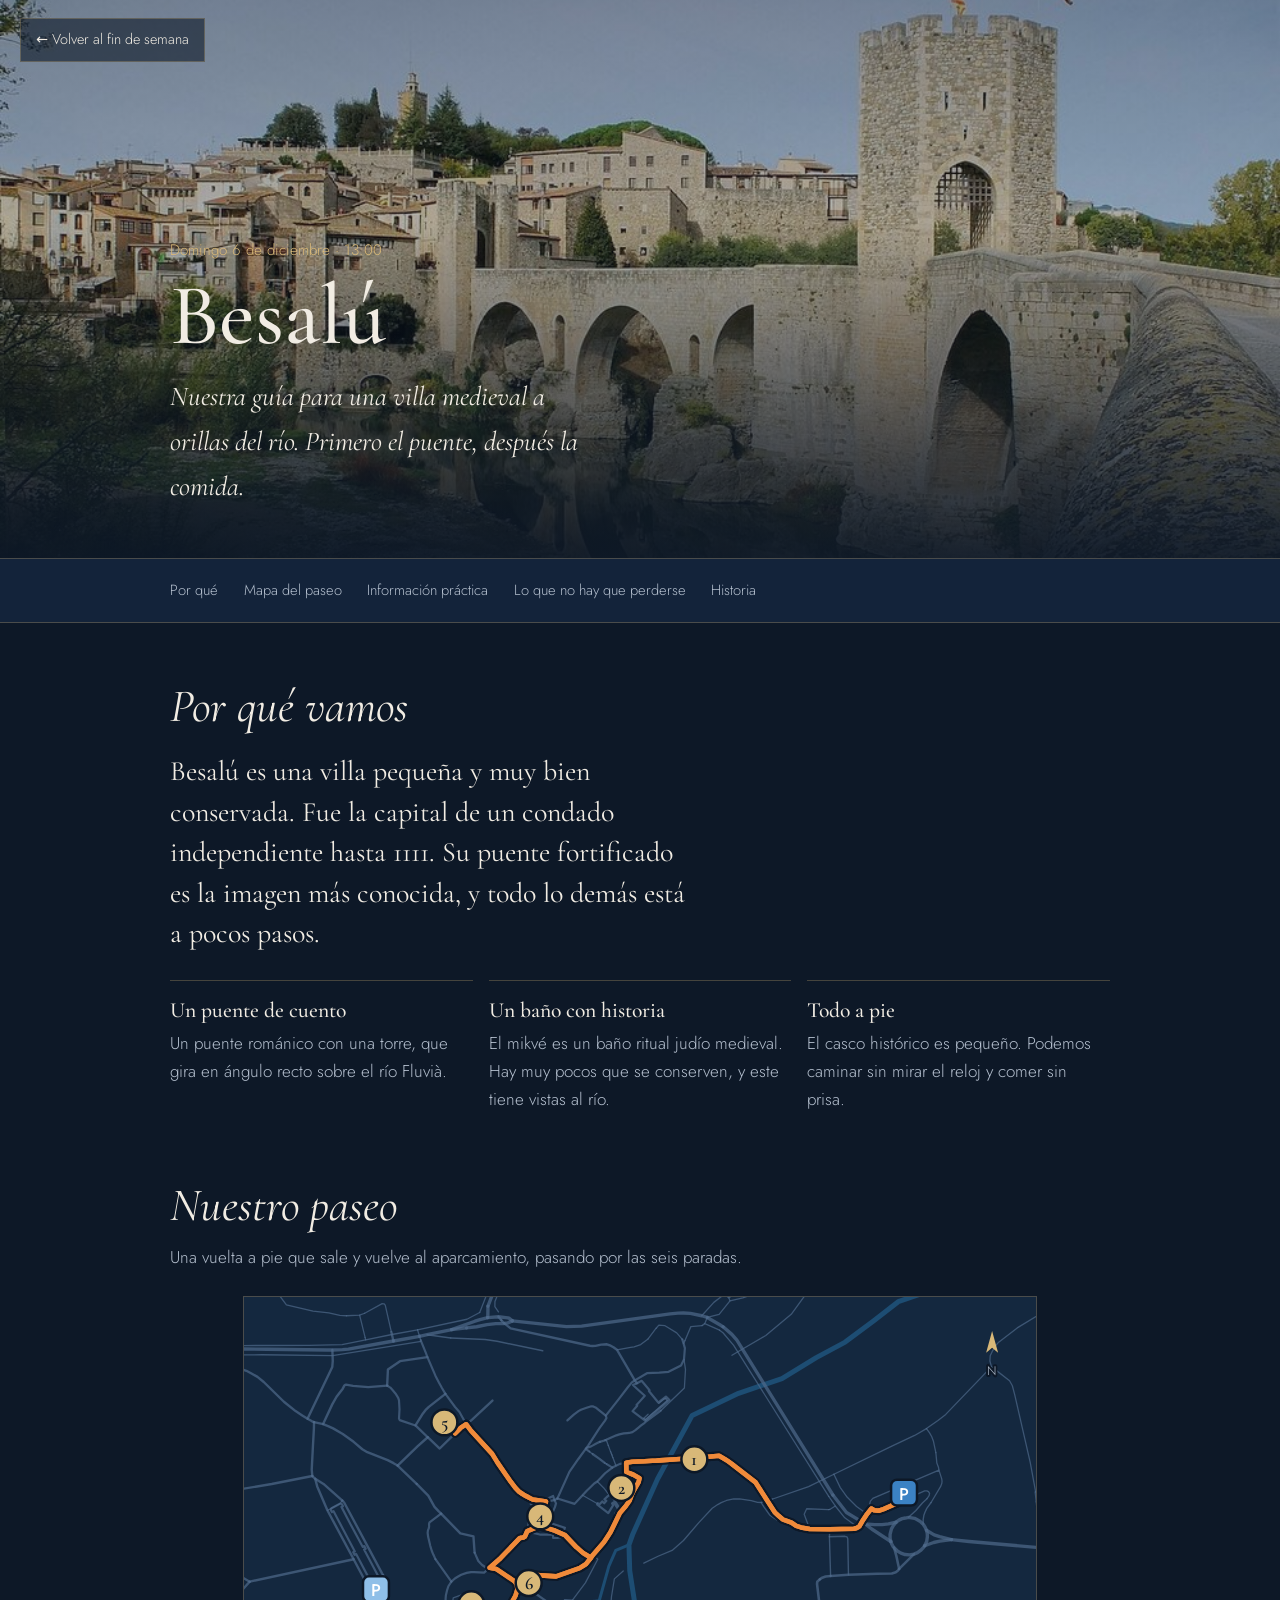
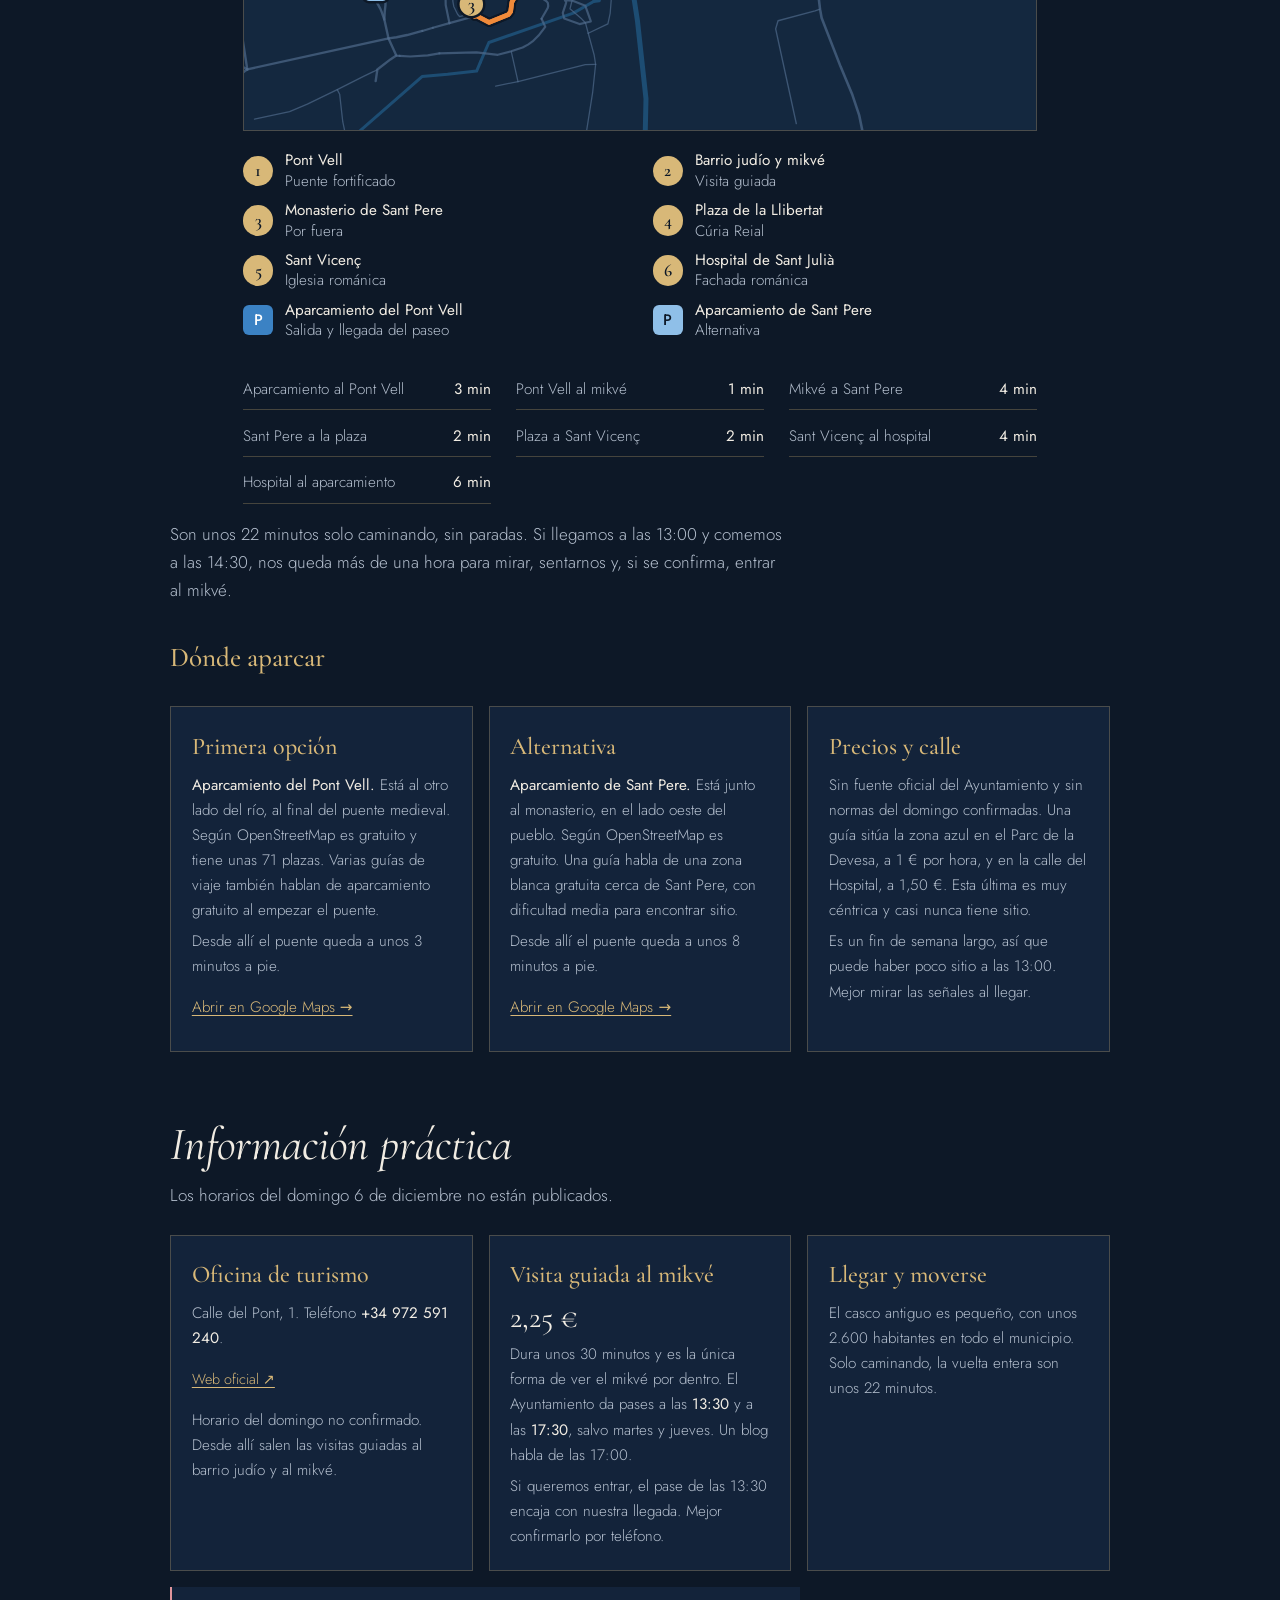
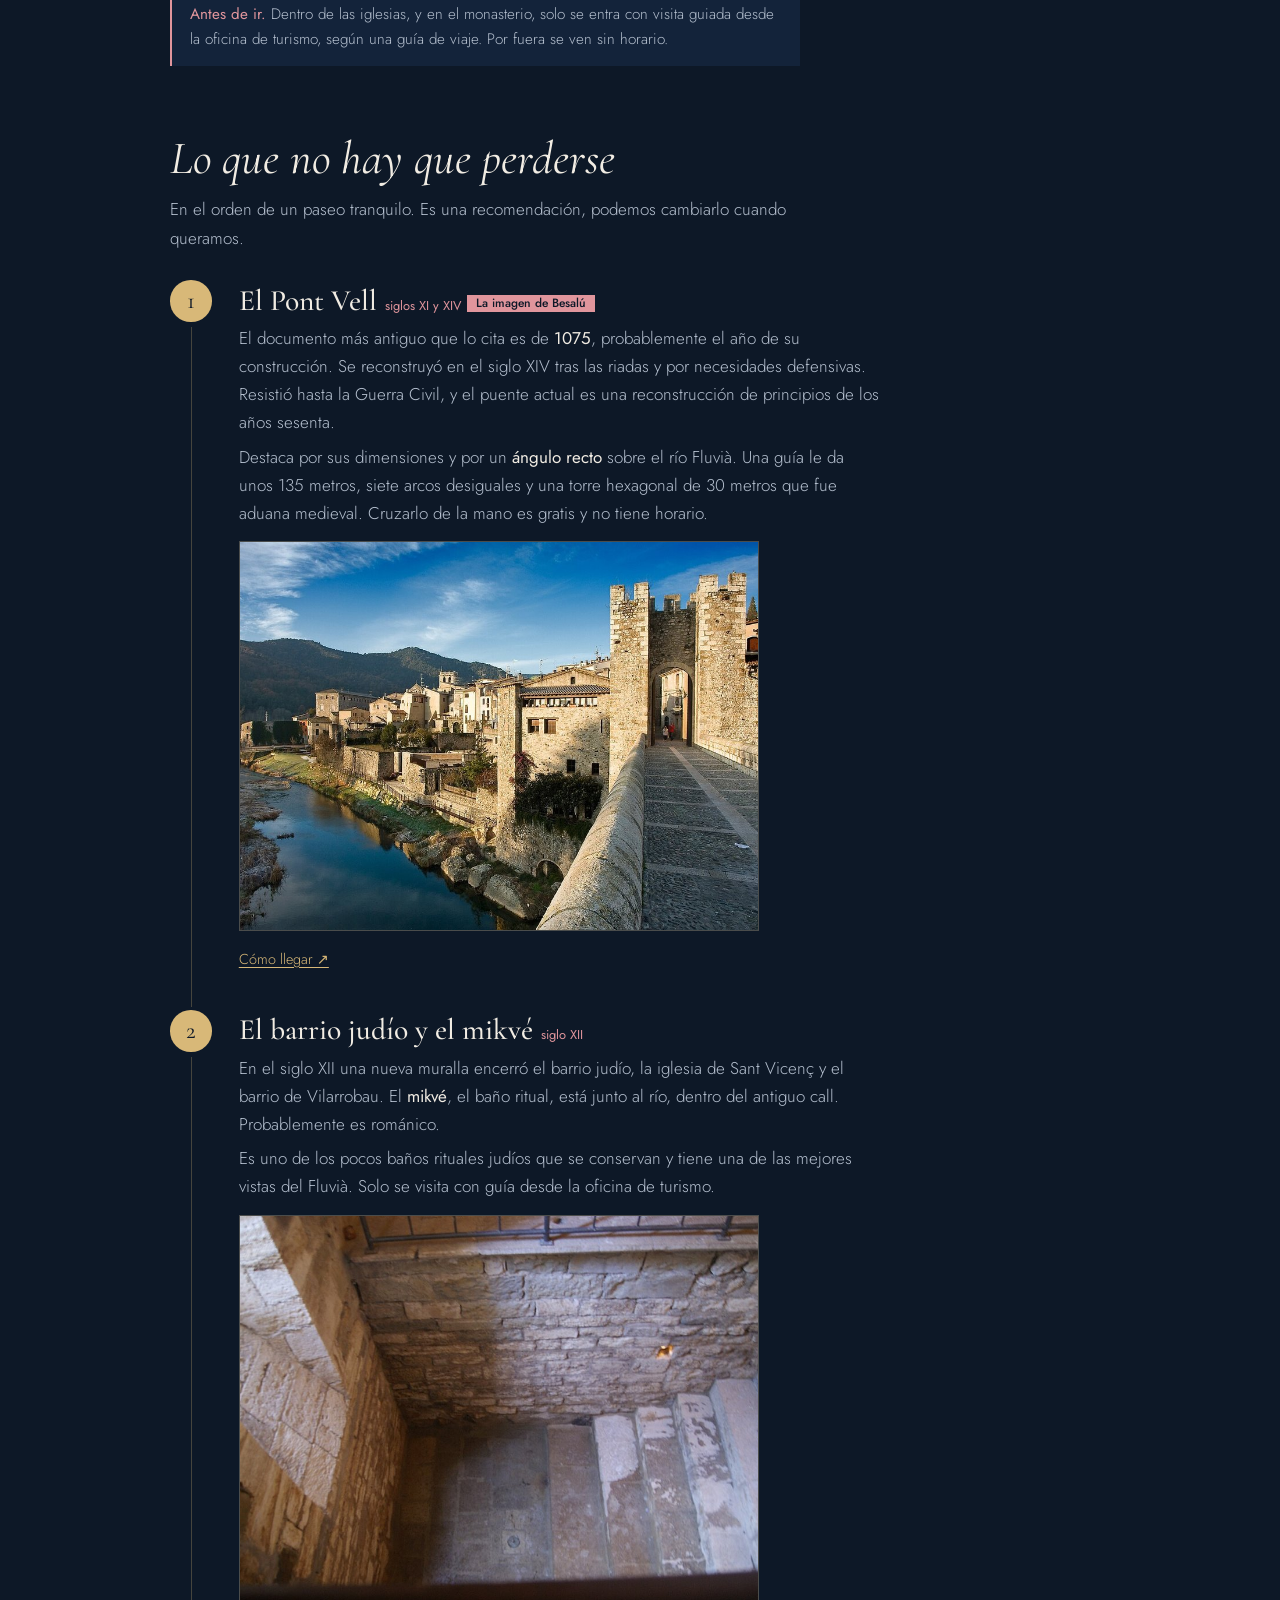
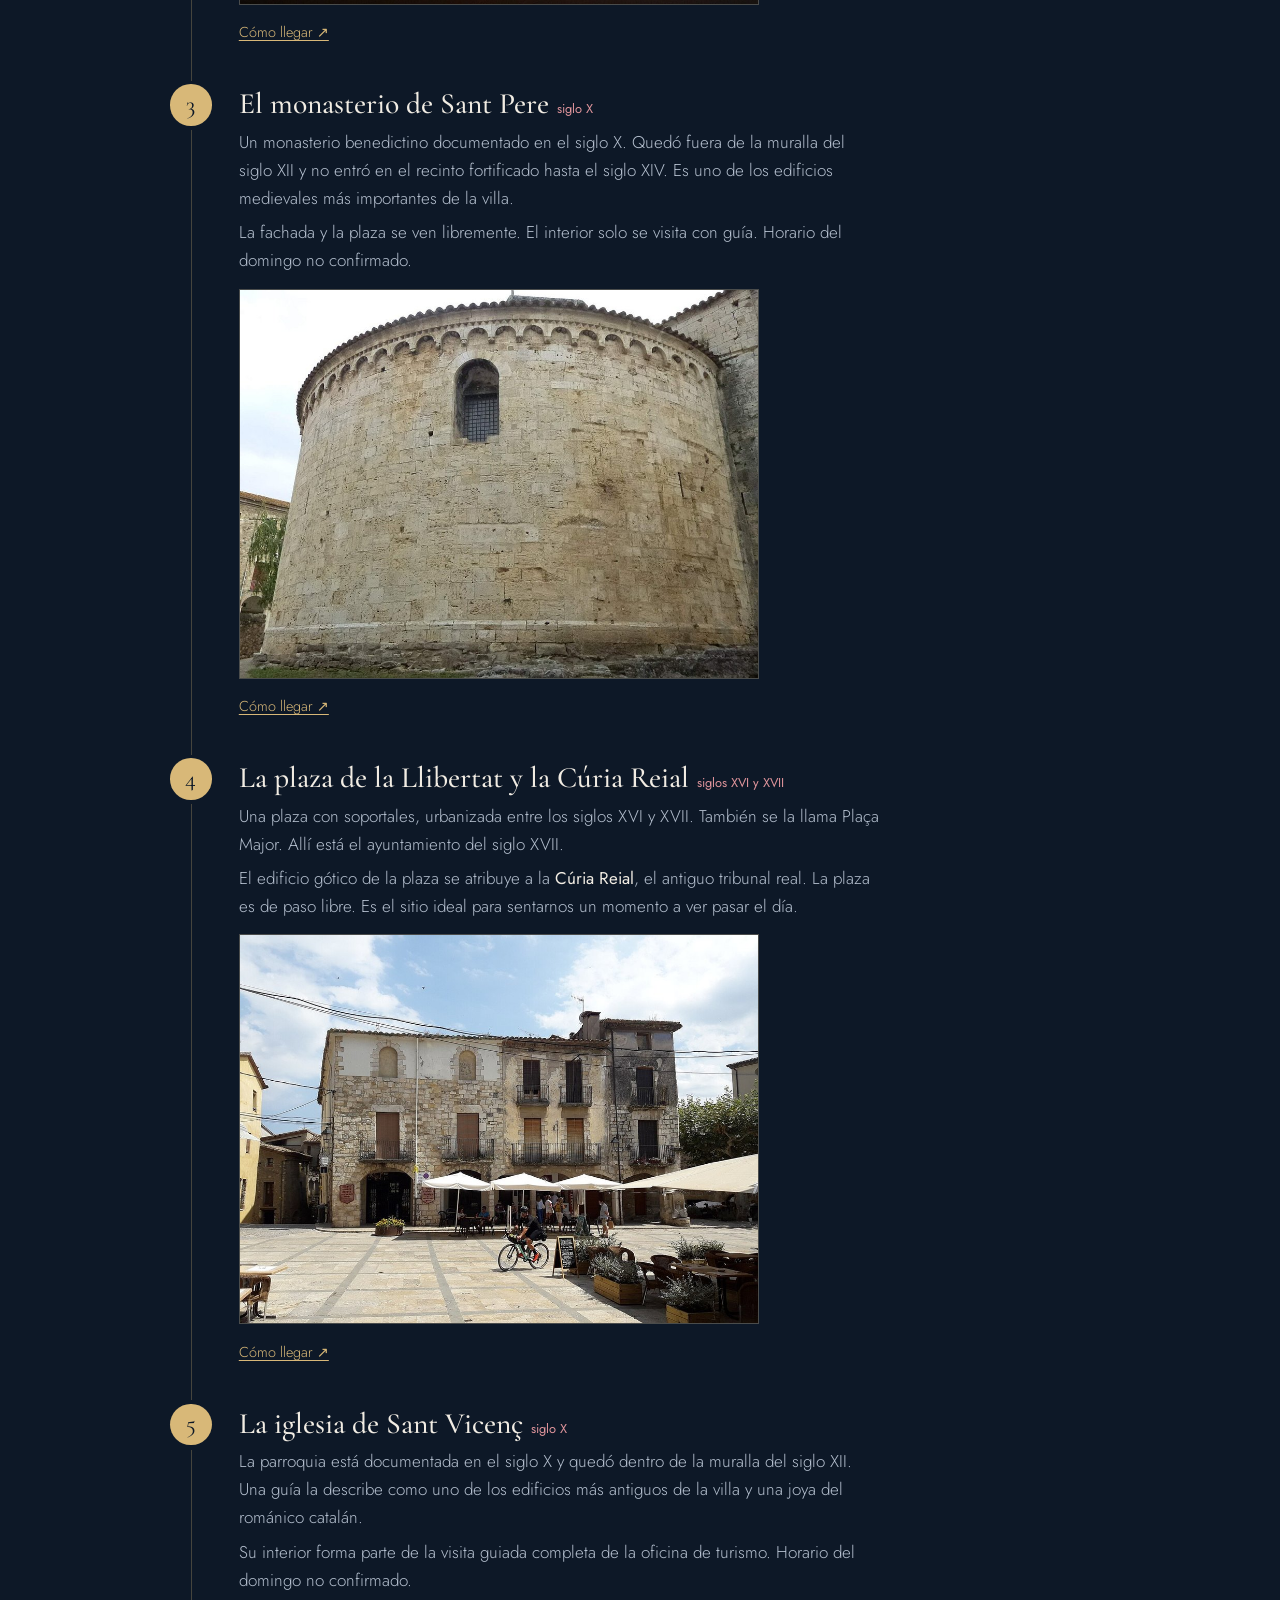
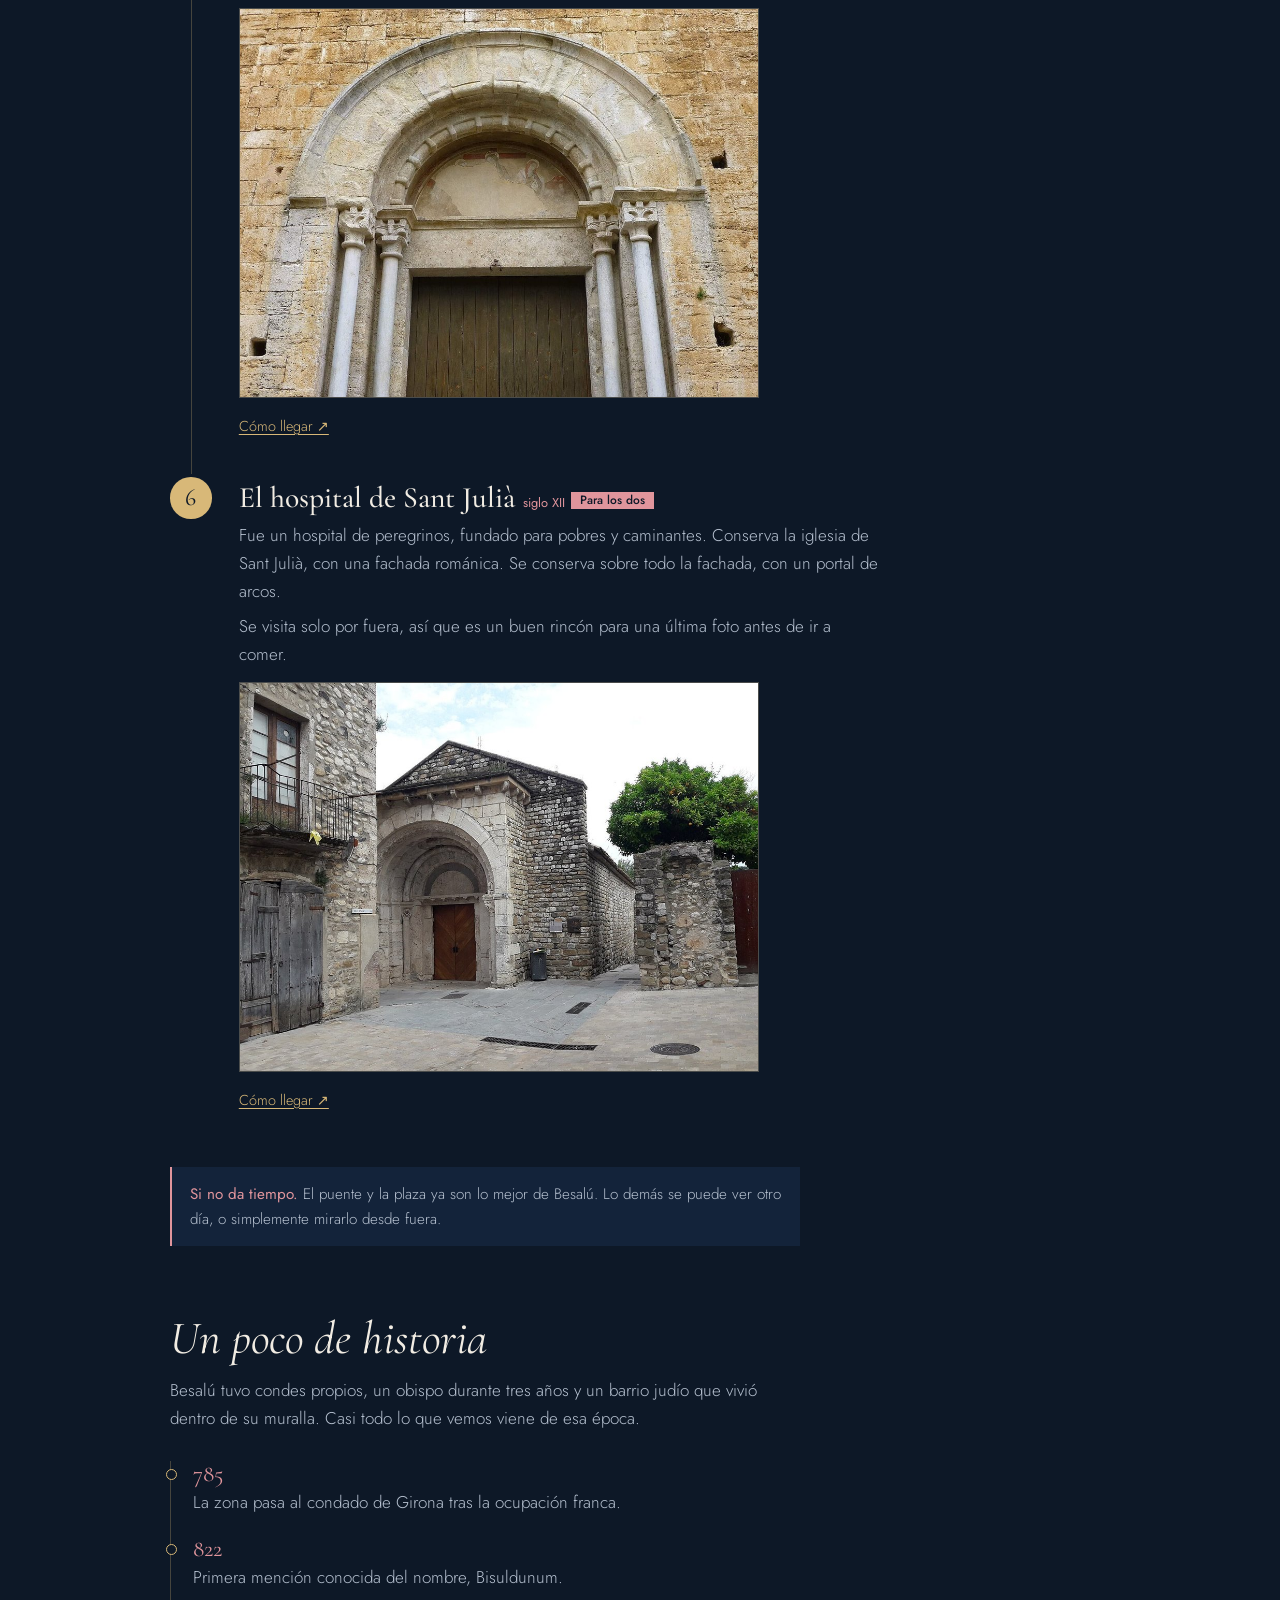
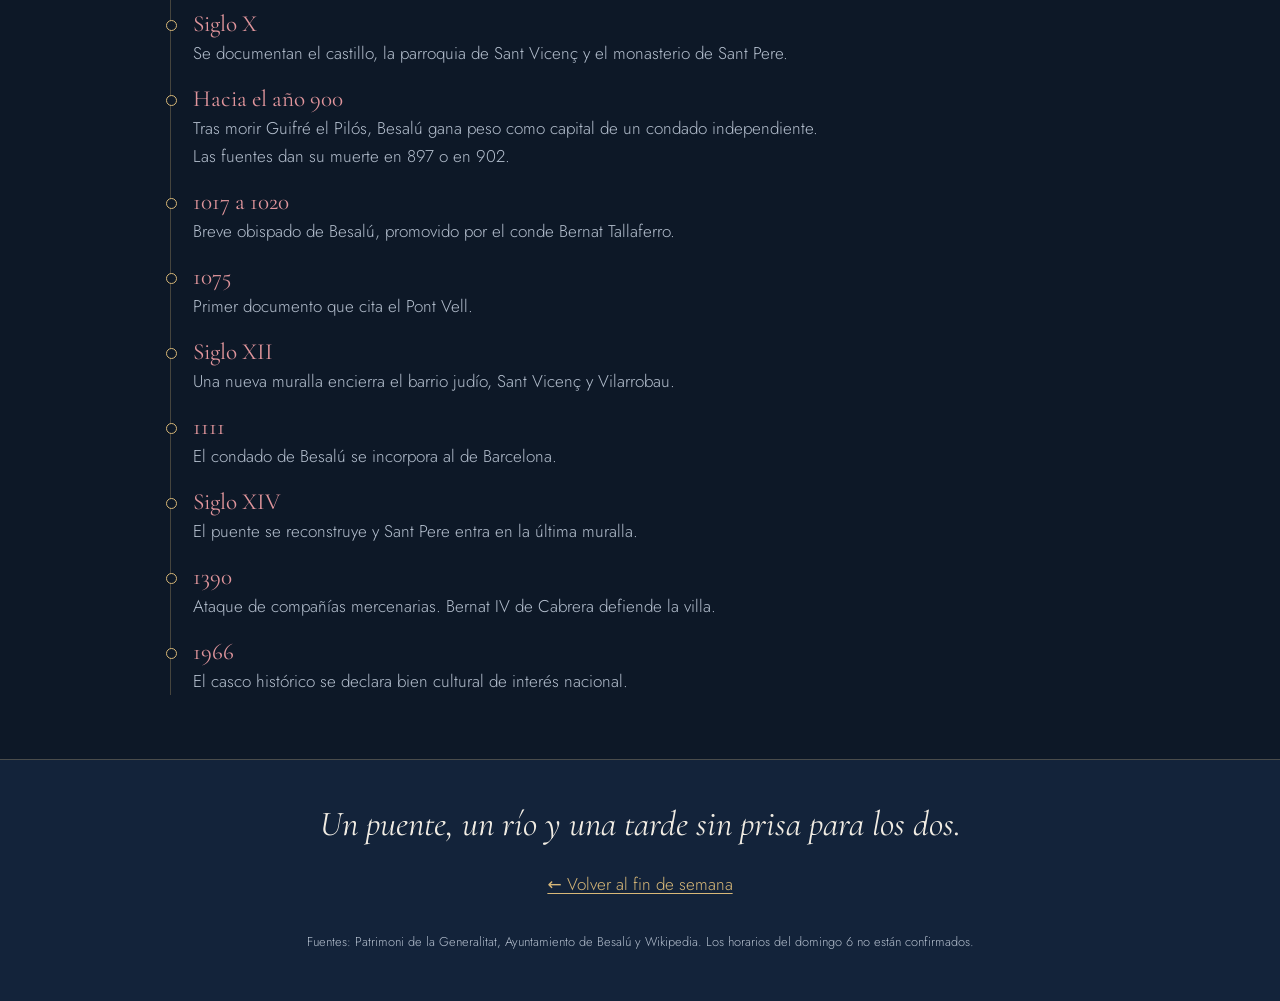
<file: besalu.html>
<!DOCTYPE html>
<html lang="es">
<head>
<meta charset="utf-8">
<meta name="viewport" content="width=device-width,initial-scale=1,viewport-fit=cover"><meta name="robots" content="noindex,nofollow"><meta name="theme-color" content="#0d1827"><meta name="apple-mobile-web-app-capable" content="yes"><meta name="mobile-web-app-capable" content="yes"><meta name="apple-mobile-web-app-title" content="Costa Brava"><meta name="apple-mobile-web-app-status-bar-style" content="black"><link rel="manifest" href="manifest.webmanifest"><link rel="apple-touch-icon" href="icons/apple-touch-icon.png"><link rel="icon" href="icons/icon-192.png">
<title>Besalú</title>
<link rel="stylesheet" href="fonts/fonts.css">
<style>
  :root {
    --night: #0d1827; --night-2: #13233a; --night-3: #1a2f4c;
    --text: #f1ece3; --text-soft: #b4bfce;
    --gold: #d8b878; --gold-soft: #a98d5a; --rose: #e0959c;
    --line: rgba(216,184,120,0.28);
    --display: "Cormorant Garamond", "Iowan Old Style", Georgia, serif;
    --body: "Jost", "Avenir Next", "Segoe UI", system-ui, sans-serif;
    color-scheme: dark;
  }
  * { box-sizing: border-box; min-width: 0; }
  html { scroll-padding-top: 24px; }
  body { margin: 0; background: var(--night); color: var(--text); font-family: var(--body); font-size: 17px; line-height: 1.65; font-weight: 300; overflow-x: clip;
    padding-bottom: env(safe-area-inset-bottom,0px); }
  img { display: block; max-width: 100%; }
  h1, h2, h3 { font-family: var(--display); font-weight: 500; margin: 0; text-wrap: balance; }
  p { margin: 0; }
  a { color: var(--gold); text-underline-offset: 0.18em; text-decoration-thickness: 1px; }
  .wrap { max-width: 980px; margin-inline: auto; padding-left: max(20px, env(safe-area-inset-left,0px)); padding-right: max(20px, env(safe-area-inset-right,0px)); }

  .back { position: absolute; top: calc(env(safe-area-inset-top,0px) + 18px); left: max(20px, env(safe-area-inset-left,0px)); z-index: 2;
    font-size: 0.9rem; color: var(--text); text-decoration: none; background: rgba(13,24,39,0.6); border: 1px solid var(--line); padding: 0.5rem 0.95rem; min-height: 44px; display: inline-flex; align-items: center; }
  .back:hover, .back:focus-visible { border-color: var(--gold); color: var(--gold); }

  .hero { position: relative; isolation: isolate; overflow: hidden; min-height: 62vh; display: flex; align-items: flex-end; }
  .hero img { position: absolute; inset: 0; width: 100%; height: 100%; object-fit: cover; z-index: -2; }
  .hero::after { content: ""; position: absolute; inset: 0; z-index: -1; background: linear-gradient(180deg, rgba(13,24,39,0.45) 0%, rgba(13,24,39,0.3) 40%, rgba(13,24,39,0.95) 100%); }
  .hero .wrap { width: 100%; padding-block: 8rem 3rem; }
  .kicker { color: var(--gold); font-size: 0.95rem; }
  .hero h1 { font-size: clamp(2.8rem, 8vw, 5.4rem); line-height: 1; margin-top: 0.6rem; }
  .hero .sub { font-family: var(--display); font-style: italic; font-size: clamp(1.25rem, 3vw, 1.7rem); margin-top: 1rem; max-width: 34ch; }

  .toc { border-block: 1px solid var(--line); background: var(--night-2); }
  .toc .wrap { display: flex; flex-wrap: wrap; gap: 0.2rem 1.6rem; padding-block: 0.6rem; }
  .toc a { color: var(--text-soft); text-decoration: none; font-size: 0.92rem; min-height: 44px; display: inline-flex; align-items: center; }
  .toc a:hover, .toc a:focus-visible { color: var(--gold); }

  section.band { padding-block: 3.6rem 0.6rem; }
  .band h2 { font-size: clamp(2rem, 5vw, 2.9rem); font-style: italic; font-weight: 400; line-height: 1.1; }
  .band .lead { color: var(--text-soft); margin-top: 0.7rem; max-width: 62ch; }

  .why p.big { font-family: var(--display); font-size: clamp(1.35rem, 3.2vw, 1.75rem); line-height: 1.45; margin-top: 1.2rem; max-width: 40ch; }
  .why ul { list-style: none; padding: 0; margin: 1.6rem 0 0; display: grid; grid-template-columns: repeat(auto-fit, minmax(230px, 1fr)); gap: 1rem; }
  .why li { border-top: 1px solid var(--line); padding-top: 0.8rem; color: var(--text-soft); }
  .why li b { display: block; color: var(--text); font-family: var(--display); font-size: 1.35rem; font-weight: 500; }

  .cards { display: grid; grid-template-columns: repeat(auto-fit, minmax(260px, 1fr)); gap: 1rem; margin-top: 1.6rem; }
  .card { background: var(--night-2); border: 1px solid var(--line); padding: 1.2rem 1.3rem 1.3rem; }
  .card h3 { font-size: 1.5rem; color: var(--gold); font-weight: 500; }
  .card .hl { font-family: var(--display); font-size: 1.9rem; line-height: 1.15; margin-top: 0.4rem; white-space: nowrap; }
  .card p, .card li { color: var(--text-soft); font-size: 0.95rem; }
  .card p { margin-top: 0.4rem; }
  .card ul { margin: 0.5rem 0 0; padding-left: 1.1rem; }
  .card strong { color: var(--text); font-weight: 400; }
  .note { margin-top: 1rem; padding: 0.9rem 1.1rem; border-left: 2px solid var(--rose); background: var(--night-2); color: var(--text-soft); font-size: 0.95rem; max-width: 70ch; }
  .note b { color: var(--rose); font-weight: 400; }

  .tour { list-style: none; padding: 0; margin: 1.8rem 0 0; counter-reset: s; }
  .tour li { counter-increment: s; display: grid; grid-template-columns: 3.2rem minmax(0,1fr); gap: 0 1.1rem; position: relative; padding-bottom: 1.8rem; }
  .tour li::before { content: counter(s); font-family: var(--display); font-size: 1.5rem; color: var(--night); background: var(--gold); width: 2.6rem; height: 2.6rem; border-radius: 50%; display: grid; place-items: center; line-height: 1; }
  .tour li::after { content: ""; position: absolute; left: 1.3rem; top: 2.9rem; bottom: 0.2rem; width: 1px; background: var(--line); }
  .tour li:last-child::after { display: none; }
  .tour h3 { font-size: clamp(1.45rem, 3.4vw, 1.85rem); line-height: 1.15; padding-top: 0.2rem; }
  .tour h3 small { font-family: var(--body); font-size: 0.8rem; color: var(--rose); font-weight: 400; margin-left: 0.5rem; white-space: nowrap; }
  .tour p { color: var(--text-soft); margin-top: 0.4rem; max-width: 64ch; }
  .tour p strong { color: var(--text); font-weight: 400; }
  .fig { margin: 0.9rem 0 0.2rem; max-width: 520px; }
  .fig img { width: 100%; height: auto; aspect-ratio: 4 / 3; object-fit: cover; object-position: center 40%; border: 1px solid var(--line); background: var(--night-2); }
  .tag { display: inline-block; font-size: 0.75rem; color: var(--night); background: var(--rose); padding: 0.1rem 0.55rem; margin-left: 0.4rem; vertical-align: middle; font-family: var(--body); font-weight: 500; }

  .timeline { margin-top: 1.8rem; border-left: 1px solid var(--line); padding-left: 1.4rem; display: grid; gap: 1.2rem; }
  .ev { position: relative; }
  .ev::before { content: ""; position: absolute; left: calc(-1.4rem - 5px); top: 0.55rem; width: 9px; height: 9px; border-radius: 50%; background: var(--night); border: 1.5px solid var(--gold); }
  .ev .y { font-family: var(--display); font-size: 1.45rem; color: var(--rose); line-height: 1.2; white-space: nowrap; }
  .ev p { color: var(--text-soft); max-width: 64ch; }
  .legend { margin-top: 1.6rem; font-family: var(--display); font-style: italic; font-size: 1.25rem; line-height: 1.5; max-width: 52ch; border-top: 1px solid var(--line); padding-top: 1.2rem; }
  .legend span { display: block; font-family: var(--body); font-style: normal; font-size: 0.85rem; color: var(--gold); margin-bottom: 0.3rem; }

  footer { margin-top: 3.4rem; background: var(--night-2); border-top: 1px solid var(--line); }
  footer .wrap { padding-block: 2.6rem 3rem; text-align: center; }
  footer p.big { font-family: var(--display); font-style: italic; font-size: clamp(1.5rem, 4vw, 2.2rem); line-height: 1.25; }
  footer .src { color: var(--text-soft); font-size: 0.8rem; margin-top: 1.6rem; line-height: 1.7; }
  footer .home { display: inline-flex; align-items: center; min-height: 44px; margin-top: 1rem; }

  @media (max-width: 600px) {
    body { font-size: 16px; }
    .hero { min-height: 56vh; }
    .hero .wrap { padding-block: 6rem 2.2rem; }
    .tour li { grid-template-columns: 2.6rem minmax(0,1fr); gap: 0 0.9rem; }
    .tour li::before { width: 2.2rem; height: 2.2rem; font-size: 1.3rem; }
    .tour li::after { left: 1.1rem; top: 2.5rem; }
  }
  @media (prefers-reduced-motion: no-preference) {
    .hero .wrap > * { animation: rise 0.9s ease both; }
    .hero .wrap > *:nth-child(2) { animation-delay: 0.12s; }
    .hero .wrap > *:nth-child(3) { animation-delay: 0.24s; }
    @keyframes rise { from { opacity: 0.001; transform: translateY(12px); } to { opacity: 1; transform: none; } }
  }

.ml { display: inline-flex; align-items: center; min-height: 44px; font-size: 0.9rem; color: var(--gold); }

.walk { padding-block: 3.6rem 0.6rem; }
.walk .wrap { max-width: 980px; }
.walkmap { display: block; width: 100%; max-width: 794px; height: auto; margin-inline: auto; border: 1px solid var(--line); background: var(--night-2); }
.walkmap .g-land { fill: #14283f; }
.walkmap .g-water-fill { fill: #1d4d73; stroke: none; }
.walkmap .g-water { fill: none; stroke: #1d4d73; stroke-linecap: round; stroke-linejoin: round; }
.walkmap .g-st { fill: none; stroke: #4f6a8a; stroke-linecap: round; stroke-linejoin: round; opacity: 0.7; }
.walkmap .g-route-halo { fill: none; stroke: #0d1827; stroke-width: 9; stroke-linecap: round; stroke-linejoin: round; opacity: 0.85; }
.walkmap .g-route { fill: none; stroke: #f08a3a; stroke-width: 4.6; stroke-linecap: round; stroke-linejoin: round; }
.walkmap .g-alt-halo { fill: none; stroke: #0d1827; stroke-width: 8; stroke-linecap: round; stroke-linejoin: round; opacity: 0.8; }
.walkmap .g-alt { fill: none; stroke: #f5b87d; stroke-width: 3.4; stroke-dasharray: 8 7; stroke-linecap: round; stroke-linejoin: round; }
.walkmap .g-park.g-park-alt { fill: #8fbfe8; }
.walkmap .g-dot { fill: #d8b878; stroke: #0d1827; stroke-width: 2.5; }
.walkmap .g-num { font-family: var(--display); font-size: 18px; font-weight: 600; fill: #0d1827; }
.walkmap .g-park { fill: #3b82c4; stroke: #0d1827; stroke-width: 2.5; }
.walkmap .g-pk { font-family: var(--body); font-size: 17px; font-weight: 500; fill: #fff; }
.walkmap .g-nm { font-family: var(--display); font-size: 21px; font-weight: 500; fill: #f1ece3; paint-order: stroke; stroke: #0d1827; stroke-width: 5px; stroke-linejoin: round; }
.walkmap .g-sub { font-family: var(--body); font-size: 12.5px; letter-spacing: 0.04em; fill: #b4bfce; paint-order: stroke; stroke: #0d1827; stroke-width: 4px; stroke-linejoin: round; }
.walkmap .g-sea { font-family: var(--display); font-style: italic; font-size: 20px; fill: #6b93b8; opacity: 0.8; }
.walkmap .g-nd { fill: #d8b878; }
.walk-legs { list-style: none; padding: 0; margin: 1.4rem auto 0; max-width: 794px; display: grid; grid-template-columns: repeat(auto-fit, minmax(230px, 1fr)); gap: 0.4rem 1.6rem; }
.walk-legs li { display: flex; justify-content: space-between; gap: 1rem; border-bottom: 1px solid var(--line); padding: 0.45rem 0; color: var(--text-soft); font-size: 0.95rem; }
.walk-legs li b { color: var(--text); font-weight: 400; white-space: nowrap; }

.walk-key { list-style: none; padding: 0; margin: 1.2rem auto 0; max-width: 794px; display: grid; grid-template-columns: repeat(auto-fit, minmax(250px, 1fr)); gap: 0.55rem 1.6rem; }
.walk-key li { display: flex; align-items: center; gap: 0.75rem; color: var(--text-soft); font-size: 0.95rem; line-height: 1.35; }
.walk-key li strong { color: var(--text); font-weight: 400; display: block; }
.walk-key .kb { flex: none; width: 1.9rem; height: 1.9rem; border-radius: 50%; background: #d8b878; color: #0d1827; display: grid; place-items: center; font-family: var(--display); font-weight: 600; font-size: 1.1rem; }
.walk-key .kp { flex: none; width: 1.9rem; height: 1.9rem; border-radius: 6px; background: #3b82c4; color: #fff; display: grid; place-items: center; font-weight: 500; }
.walk-key .kp.alt { background: #8fbfe8; color: #0d1827; }

.ml { display: inline-flex; align-items: center; min-height: 44px; font-size: 0.9rem; color: var(--gold); }

</style>
</head>
<body>

<header class="hero">
  <a class="back" href="index.html">← Volver al fin de semana</a>
  <img src="images/besalu-vista.jpg" alt="Vista de Besalú con su puente medieval y los tejados de piedra de la villa">
  <div class="wrap">
    <div class="kicker">Domingo 6 de diciembre · 13:00</div>
    <h1>Besalú</h1>
    <p class="sub">Nuestra guía para una villa medieval a orillas del río. Primero el puente, después la comida.</p>
  </div>
</header>

<nav class="toc" aria-label="Secciones">
  <div class="wrap">
    <a href="#por-que">Por qué</a>
    <a href="#mapa">Mapa del paseo</a>
    <a href="#practico">Información práctica</a>
    <a href="#imprescindibles">Lo que no hay que perderse</a>
    <a href="#historia">Historia</a>
  </div>
</nav>

<section class="band why" id="por-que">
  <div class="wrap">
    <h2>Por qué vamos</h2>
    <p class="big">Besalú es una villa pequeña y muy bien conservada. Fue la capital de un condado independiente hasta 1111. Su puente fortificado es la imagen más conocida, y todo lo demás está a pocos pasos.</p>
    <ul>
      <li><b>Un puente de cuento</b>Un puente románico con una torre, que gira en ángulo recto sobre el río Fluvià.</li>
      <li><b>Un baño con historia</b>El mikvé es un baño ritual judío medieval. Hay muy pocos que se conserven, y este tiene vistas al río.</li>
      <li><b>Todo a pie</b>El casco histórico es pequeño. Podemos caminar sin mirar el reloj y comer sin prisa.</li>
    </ul>
  </div>
</section>

<section class="band walk" id="mapa">
  <div class="wrap">
    <h2>Nuestro paseo</h2>
    <p class="lead">Una vuelta a pie que sale y vuelve al aparcamiento, pasando por las seis paradas.</p>
    <div style="margin-top:1.6rem"><svg class="walkmap" viewBox="0 0 794 434" role="img" aria-labelledby="gmt gmd" xmlns="http://www.w3.org/2000/svg">
<title id="gmt">Mapa del paseo por el casco antiguo de Besalú</title><desc id="gmd">Recorrido a pie desde el aparcamiento junto al Pont Vell por el puente, el mikvé, Sant Pere, la plaza, Sant Vicenç y el hospital de Sant Julià, y de vuelta al aparcamiento.</desc>
<defs><clipPath id="gframe"><rect width="794" height="434"/></clipPath></defs><g clip-path="url(#gframe)">
<rect width="794" height="434" class="g-land"/>
<path d="M-14278.4,-2191.7 L-14220.7,-2189.8 L-14187.8,-2181.6 L-14149.6,-2183.2 L-14111.7,-2167.3 L-14075.8,-2154.1 L-14059.0,-2152.1 L-14012.0,-2129.9 L-13967.3,-2161.0 L-13968.8,-2202.8 L-13961.3,-2244.7 L-13918.9,-2289.8 L-13850.0,-2325.2 L-13823.2,-2333.3 L-13786.8,-2344.3 L-13743.5,-2351.3 L-13733.8,-2352.8 L-13598.9,-2390.7 L-13529.0,-2419.7 L-13431.6,-2484.0 L-13362.0,-2521.5 L-13294.6,-2554.8 L-13249.9,-2570.9 L-13204.6,-2593.9 L-13152.6,-2609.3 L-13119.3,-2613.7 L-13085.8,-2619.4 L-13068.9,-2618.4 L-13048.2,-2625.9 L-13013.7,-2621.3 L-13002.0,-2619.7 L-12963.2,-2594.1 L-12961.5,-2591.6 L-12928.7,-2542.4 L-12837.1,-2420.8 L-12742.5,-2282.4 L-12702.7,-2247.3 L-12677.9,-2221.9 L-12640.2,-2207.4 L-12592.5,-2196.6 L-12556.6,-2193.0 L-12503.0,-2209.4 L-12471.8,-2214.5 L-12458.4,-2218.4 L-12438.6,-2226.5 L-12428.6,-2227.6 L-12345.0,-2219.2 L-12330.7,-2220.3 L-12313.8,-2219.8 L-12284.3,-2219.1 L-12266.0,-2218.2 L-12205.1,-2198.4 L-12157.6,-2184.9 L-12128.9,-2177.9 L-12116.6,-2176.9 L-12102.4,-2176.7 L-12090.7,-2177.6 L-12029.1,-2181.8 L-12019.5,-2181.4 L-12006.9,-2179.5 L-11983.4,-2173.0 L-11975.4,-2171.8 L-11967.8,-2171.6 L-11914.3,-2175.0 L-11900.6,-2177.7 L-11888.4,-2181.2 L-11809.0,-2214.0 L-11763.9,-2230.2 L-11749.3,-2234.2 L-11696.2,-2251.8 L-11690.2,-2253.8 L-11676.3,-2259.0 L-11627.4,-2269.5 L-11615.8,-2271.0 L-11601.1,-2273.4 L-11583.0,-2275.6 L-11543.5,-2280.1 L-11494.6,-2276.0 L-11423.1,-2280.0 L-11407.2,-2280.4 L-11401.3,-2280.6 L-11315.0,-2246.9 L-11290.2,-2215.7 L-11273.4,-2193.1 L-11254.2,-2178.2 L-11241.9,-2168.7 L-11222.7,-2157.3 L-11218.3,-2155.9 L-11206.3,-2151.9 L-11175.9,-2140.3 L-11138.4,-2128.7 L-11118.6,-2131.0 L-11097.8,-2124.3 L-11071.6,-2112.7 L-11055.8,-2105.1 L-11033.1,-2099.4 L-11000.9,-2083.8 L-10913.4,-2061.9 L-10851.7,-2033.9 L-10788.6,-2019.9 L-10651.3,-2014.3 L-10562.4,-2016.6 L-10514.6,-2017.8 L-10380.0,-2033.9 L-10247.5,-2020.6 L-10090.0,-1969.3 L-10019.7,-1930.9 L-9937.7,-1841.9 L-9920.2,-1794.2 L-9915.3,-1742.4 L-9879.5,-1659.0 L-9862.7,-1616.2 L-9853.6,-1570.0 L-9848.0,-1469.1 L-9882.3,-1317.7 L-9914.6,-1242.7 L-9966.4,-1188.1 L-9983.2,-1155.8 L-9998.0,-1116.6 L-9999.4,-1037.4 L-9958.0,-969.4 L-9911.1,-907.0 L-9882.3,-860.8 L-9866.2,-810.3 L-9857.8,-786.5 L-9842.4,-768.3 L-9823.4,-752.8 L-9799.6,-745.1 L-9751.2,-741.6 L-9679.9,-766.5 L-9661.0,-776.2 L-9621.4,-796.5 L-9508.5,-852.0 L-9387.4,-923.2 L-9261.3,-975.0 L-9199.6,-996.0 L-9164.9,-1003.8 L-9140.0,-1009.4 L-9015.9,-1023.4 L-8954.3,-1034.6 L-8892.6,-1054.2 L-8828.8,-1096.3 L-8774.1,-1146.0 L-8685.1,-1253.2 L-8628.3,-1300.9 L-8572.9,-1330.3 L-8542.8,-1329.6 L-8521.1,-1314.9 L-8481.1,-1286.2 L-8444.0,-1267.9 L-8416.6,-1246.9 L-8397.0,-1216.1 L-8384.4,-1197.2 L-8413.8,-1160.0 L-8456.6,-1139.7 L-8497.9,-1112.4 L-8531.6,-1072.4 L-8561.7,-1022.0 L-8584.9,-967.3 L-8591.2,-906.3 L-8585.6,-880.4 L-8568.0,-857.3 L-8517.6,-827.1 L-8465.7,-807.5 L-8411.7,-804.0 L-8359.9,-808.2 L-8176.6,-824.6 L-8155.0,-832.1 L-8105.3,-849.4 L-7957.3,-927.7 L-7843.0,-1018.0 L-7757.6,-1122.4 L-7678.5,-1203.3 L-7590.3,-1254.4 L-7565.1,-1255.3 L-7513.5,-1227.9 L-7494.1,-1217.1 L-7462.2,-1188.7 L-7415.1,-1178.7 L-7367.6,-1157.2 L-7315.2,-1140.3 L-7256.1,-1127.6 L-7183.2,-1115.0 L-7129.1,-1105.4 L-7092.0,-1096.2 L-7019.8,-1080.8 L-6944.8,-1068.2 L-6914.6,-1073.8 L-6884.5,-1072.4 L-6832.8,-1086.2 L-6818.6,-1089.9 L-6787.8,-1108.2 L-6756.9,-1113.8 L-6695.3,-1118.0 L-6636.4,-1115.9 L-6494.8,-1125.0 L-6356.7,-1154.4 L-6307.6,-1161.1 L-6304.2,-1161.6 L-6188.8,-1210.3 L-6181.8,-1213.3 L-6078.8,-1310.6 L-6054.8,-1373.5 L-6028.1,-1443.3 L-5957.5,-1501.2 L-5885.3,-1538.4 L-5839.0,-1544.2 L-5799.4,-1543.3 L-5738.2,-1534.7 L-5683.7,-1501.2 L-5570.9,-1379.1 L-5529.0,-1293.1 L-5518.3,-1271.2 L-5516.5,-1264.4 L-5513.9,-1255.1 L-5496.3,-1191.7 L-5495.6,-1189.2 L-5437.3,-1144.0 L-5393.6,-1135.6 L-5335.6,-1150.7 L-5272.5,-1154.3 L-5204.9,-1167.9 L-5129.2,-1181.0 L-5000.0,-1174.7 L-4995.2,-1174.5 L-4988.8,-1173.1 L-4928.3,-1160.5 L-4902.9,-1140.0 L-4872.3,-1107.6 L-4773.7,-1040.2 L-4659.8,-985.1 L-4645.8,-978.5 L-4591.1,-967.7 L-4560.9,-968.0 L-4530.0,-958.9 L-4496.4,-963.8 L-4424.4,-995.1 L-4338.3,-1022.2 L-4245.2,-1087.7 L-4161.0,-1169.6 L-4086.8,-1248.0 L-4066.3,-1296.8 L-4056.3,-1315.3 L-4010.4,-1381.6 L-3931.0,-1469.0 L-3899.4,-1495.5 L-3881.2,-1510.7 L-3806.7,-1508.3 L-3795.5,-1509.7 L-3773.7,-1512.5 L-3742.5,-1482.1 L-3633.1,-1464.0 L-3577.7,-1422.2 L-3531.1,-1388.8 L-3508.5,-1363.0 L-3474.8,-1307.7 L-3474.1,-1273.3 L-3499.4,-1245.3 L-3572.1,-1201.8 L-3614.6,-1121.7 L-3668.1,-1051.5 L-3688.6,-1005.1 L-3679.6,-948.9 L-3668.3,-929.9 L-3624.4,-929.6 L-3570.9,-910.3 L-3519.7,-884.4 L-3448.9,-875.3 L-3378.8,-878.8 L-3315.7,-905.4 L-3309.9,-909.3 L-3283.3,-927.2 L-3260.3,-942.6 L-3229.5,-958.0 L-3196.6,-962.9 L-3137.0,-987.4 L-3035.3,-1063.1 L-2901.6,-1139.7 L-2835.5,-1158.0 L-2777.4,-1152.8 L-2705.2,-1148.6 L-2645.6,-1124.1 L-2532.1,-1072.2 L-2494.2,-1030.9 L-2463.4,-981.8 L-2485.1,-842.4 L-2508.2,-717.6 L-2480.9,-662.9 L-2449.4,-609.0 L-2398.9,-502.4 L-2381.5,-439.7 L-2368.0,-391.0 L-2320.4,-346.1 L-2266.4,-309.7 L-2147.2,-276.0 L-2040.7,-247.3 L-1957.0,-229.9 L-1894.6,-206.7 L-1883.0,-196.3 L-1861.0,-176.7 L-1856.8,-174.0 L-1827.8,-155.4 L-1774.5,-121.2 L-1649.9,-29.3 L-1573.0,10.8 L-1560.7,22.8 L-1506.6,75.8 L-1465.6,104.5 L-1407.8,119.0 L-1353.2,149.5 L-1309.6,181.7 L-1233.2,202.0 L-1166.6,237.0 L-1100.7,274.9 L-1055.9,295.2 L-1022.2,316.9 L-1007.5,342.9 L-973.9,362.5 L-913.6,394.0 L-813.3,438.2 L-761.0,453.1 L-714.5,466.2 L-591.8,520.9 L-465.7,567.2 L-434.1,582.6 L-235.1,679.3 L-195.1,699.8 L-166.0,707.8 L-141.7,710.1 L-98.9,710.2 L-56.0,707.4 L15.6,699.7 L52.9,696.3 L82.9,690.6 L155.7,673.2 L191.5,671.4 L225.2,679.1 L250.0,680.0 L263.3,676.6 L299.1,663.8 L309.5,642.1 L339.7,604.2 L356.7,551.8 L380.3,496.9 L384.7,486.2 L402.1,444.2 L403.0,402.7 L394.4,324.2 L386.7,274.2 L385.9,248.6 L389.5,238.4 L414.6,182.5 L449.3,118.7 L495.8,96.6 L539.3,81.8 L573.7,60.8 L602.7,45.2 L631.4,23.8 L655.9,4.7 L712.0,-14.6 L797.7,-77.2 L852.4,-126.4 L925.6,-193.3 L1006.7,-195.6 L1127.3,-203.3 L1209.8,-197.1 L1223.8,-196.1 L1241.7,-194.7 L1255.7,-179.0 L1273.9,-153.8 L1324.8,-130.5 L1374.2,-95.0 L1394.9,-75.6 L1417.6,-18.7 L1453.8,43.3 L1473.9,68.7 L1497.9,91.2 L1523.6,116.9 L1596.2,178.7 L1769.1,305.6 L1822.2,356.8 L1842.9,372.8 L1867.8,387.6 L1942.5,426.0 L1969.2,436.5 L1982.3,439.5 L1996.2,441.7 L2038.3,446.2 L2077.7,453.9 L2104.0,464.0 L2125.4,475.0 L2199.2,532.2 L2258.2,572.2 L2275.2,579.7 L2287.1,582.5 L2323.6,586.8 L2355.6,594.4 L2402.2,611.4 L2434.7,619.6 L2511.4,626.8 L2605.0,657.1 L2643.5,675.5 L2692.6,698.7 L2745.1,693.2 L2993.2,714.2 L3012.4,705.1 L3056.8,702.7 L3106.8,743.6 L3165.2,792.8 L3223.1,845.1 L3301.4,932.0 L3316.9,952.3 L3368.1,1019.6 L3413.0,1067.3 L3447.8,1103.6 L3500.4,1133.0 L3545.5,1152.1 L3595.1,1175.7 L3698.0,1228.6 L3758.7,1302.1 L3859.6,1365.7 L3918.4,1418.6 L3975.2,1432.4 L4040.8,1424.5 L4086.9,1413.7 L4141.7,1413.7 L4210.3,1399.0 L4269.1,1366.7 L4316.1,1317.7 L4419.0,1292.3 L4524.9,1286.2 L4536.0,1285.5 L4591.4,1288.3 L4666.8,1280.5 L4806.9,1295.2 L4976.4,1314.8 L5051.8,1322.6 L5097.8,1392.2 L5127.2,1449.0 L5157.6,1498.0 L5199.7,1593.0 L5282.0,1656.7 L5329.0,1673.4 L5399.6,1662.7 L5542.2,1676.9 L5708.4,1694.9 L6119.4,1636.1 L6179.1,1587.6 L6260.5,1543.0 L6471.1,1421.8 L6586.2,1360.5 L6738.5,1301.8 L6781.2,1295.6 L6806.1,1292.0 L6895.3,1300.8 L6999.6,1334.6 L7060.8,1361.5 L7102.0,1390.4 L7148.5,1444.3 L7155.8,1460.5 L7204.8,1569.7 L7272.4,1659.4 L7372.3,1698.6 L7491.8,1783.3 L7550.0,1857.5 L7547.0,1989.6 L7592.8,2082.1 L7620.4,2108.5 L7698.4,2131.0 L7789.8,2136.7 L7866.2,2136.0 L8078.8,2086.8 L8133.0,2074.3 L8364.3,1967.8 L8520.2,1933.3 L8641.9,1961.0 L8743.8,2022.2 L8792.6,2071.8 L8823.1,2153.2 L8858.4,2195.2 L8900.9,2332.7 L8916.0,2377.5 L8964.5,2420.5 L9010.4,2497.0 L9060.5,2612.1 L9086.2,2738.1 L9145.6,2836.7 L9174.6,2858.8 L9239.2,2842.3 L9325.6,2790.9 L9439.0,2748.0 L9509.0,2706.4 L9631.2,2692.0 L9675.7,2677.5 L9731.7,2652.4 L9785.7,2587.4 L9809.7,2554.7 L9864.4,2534.3 L9911.2,2552.7 L9958.1,2581.1 L10049.7,2645.1 L10093.6,2685.0 L10192.7,2835.0 L10287.6,3027.9 L10353.1,3120.8 L10390.7,3134.6 L10486.3,3075.9 L10572.1,3020.5 L10684.0,3006.8 L10812.2,3010.3 L10826.6,3013.1 L10831.2,3026.7 L10865.5,3064.2 L10925.2,3089.5 L10987.1,3100.3 L11048.1,3114.6 L11137.0,3143.6 L11258.8,3154.8 L11375.8,3178.6 L11437.5,3185.6 L11499.9,3187.0 L11558.8,3178.6 L11617.6,3183.5 L11741.7,3179.3 L11793.6,3158.6 L11812.1,3125.6 L11835.6,3105.5 L11901.2,3101.6 L11981.4,3089.0 L12047.3,3077.8 L12118.7,3063.5 L12278.2,3014.1 L12372.2,2991.8 L12453.4,2945.5 L12555.9,2855.8 L12622.8,2769.4 L12697.9,2647.4 L12816.0,2515.4 L12887.0,2462.1 L13022.4,2422.7 L13088.9,2415.0 L13182.4,2417.3 L13269.0,2436.7 L13341.8,2441.3 L13410.7,2434.6 L13454.8,2414.7 L13458.8,2377.7 L13453.4,2313.2 L13463.1,2241.4 L13454.9,2168.8 L13435.1,2125.9 L13454.3,2073.4 L13472.9,2001.2 L13520.8,1876.0 L13558.5,1784.9 L13591.3,1641.5 L13664.4,1359.5 L13693.3,1153.0 L13707.0,1087.7 L13750.1,1059.1 L13823.9,1037.5 L13911.5,1040.4 L14066.1,1018.6 L14147.8,1011.3 L14224.2,1038.5 L14353.0,1039.4 L14408.3,1031.0 L14436.5,989.8 L14491.6,899.5 L14522.5,835.8 L14550.7,781.3 L14558.7,724.1 L14565.5,679.5 L14584.9,599.7 L14596.1,543.4 L14620.4,465.6 L14658.4,358.2 L14680.9,223.3 L14743.7,140.2 L14821.7,10.9 L14870.4,-28.9 L14893.6,-42.9 L14912.3,-45.9 L14932.4,-43.9 L14951.6,-34.9 L14988.8,-12.6 L15065.0,35.8 L15092.1,77.7 L15136.4,112.0 L15181.3,120.2 L15225.0,138.5 L15277.5,169.2 L15309.6,197.2 L15313.3,245.9 L15306.4,294.4 L15296.4,334.0 L15321.8,364.1 L15410.9,451.4 L15467.0,482.1 L15526.6,501.6 L15609.3,530.0 L15718.5,538.0 L15825.9,565.4 L15931.0,580.2 L16005.4,583.7 L16075.1,602.6 L16160.9,622.3 L16200.0,636.3 L16214.9,686.6 L16217.0,712.6 L16207.0,742.8 L16198.8,795.7 L16192.6,874.1 L16192.6,1018.3 L16197.1,1133.0 L16204.6,1230.4 L16167.4,1338.9 L16035.5,1604.2 L15973.6,1997.6 L15930.0,2088.0 L15884.5,2100.6 L15880.1,2101.8 L15868.4,2105.0 L15847.2,2132.9 L15798.7,2215.7 L15709.1,2351.5 L15619.9,2468.5 L15518.4,2561.2 L15496.5,2596.0 L15462.3,2625.6 L15423.9,2639.1 L15397.2,2673.2 L15370.2,2751.9 L15369.6,2795.6 L15377.3,2836.4 L15395.7,2863.0 L15416.8,2873.7 L15455.8,2862.2 L15522.5,2885.0 L15541.5,2894.5 L15552.0,2949.3 L15532.0,3016.3 L15482.6,3189.5 L15469.3,3349.4 L15450.2,3465.5 L15436.9,3541.6 L15417.0,3573.4 L15354.5,3608.1 L15319.2,3654.3 L15300.7,3726.4 L15308.8,3760.1 L15335.9,3797.3 L15369.6,3826.8 L15408.6,3858.1 L15439.3,3890.0 L15481.2,3945.0 L15533.1,3992.2 L15590.4,3989.3 L15646.5,3979.2 L15696.7,3955.6 L15749.8,3937.9 L15846.0,3937.3 L15906.8,3920.1 L15961.7,3895.9 L16007.8,3859.3 L16040.2,3805.0 L16101.6,3699.3 L16135.9,3653.2 L16164.2,3604.2 L16309.5,3364.4 L16331.3,3293.5 L16330.7,3222.6 L16304.1,3159.4 L16278.2,3095.1 L16245.7,3028.3 L16242.2,2988.2 L16251.0,2946.8 L16278.2,2876.5 L16310.0,2818.1 L16359.0,2679.3 L16403.9,2613.2 L16450.6,2582.4 L16561.5,2547.6 L16672.5,2524.6 L16782.9,2512.2 L16836.1,2515.7 L16884.5,2526.3 L17097.6,2567.7 L17270.0,2609.6 L17312.5,2626.2 L17349.1,2613.7 L17368.0,2627.9 L17421.7,2702.9 L17515.0,2848.8 L17540.4,2923.8 L17556.3,3006.5 L17592.9,3142.3 L17568.1,3246.3 L17578.7,3356.7 L17567.5,3569.9 L17536.2,3688.6 L17490.8,3797.9 L17471.3,3827.4 L17455.9,3864.6 L17448.9,3936.1 L17486.6,3973.3 L17533.3,3999.9 L17609.4,4068.4 L17810.7,4228.5 L17869.2,4326.5 L17901.7,4436.4 L17917.6,4565.2 L17957.2,4617.8 L18019.1,4646.1 L18286.6,4745.9 L18500.3,4775.5 L18694.3,4790.7 L18766.6,4798.4 L18783.5,4799.3 L18824.6,4758.8 L18850.9,4754.8" class="g-water" style="stroke-width:5"/>
<path d="M-628.2,389.8 L-567.9,396.4 L-500.5,414.3 L-425.6,449.7 L-390.2,465.7 L-311.0,497.1 L-194.3,552.7 L-148.7,561.5 L-107.5,572.5 L-72.9,577.9 L-31.3,582.1 L-16.5,580.5 L-11.2,578.6 L-6.2,575.4 L13.8,556.1 L27.1,544.7 L38.6,534.2 L44.9,527.4 L75.7,483.9 L100.7,450.3" class="g-water" style="stroke-width:3"/>
<path d="M972.9,-4104.0 L977.6,-4099.3 L981.5,-4093.5 L984.6,-4087.2 L986.6,-4079.4 L987.8,-4072.0 L988.2,-4065.7 L987.0,-4059.1 L983.5,-4053.6 L978.8,-4048.5 L951.8,-4022.8 L945.6,-4020.4 L927.6,-4007.5 L919.8,-4009.9 L912.7,-4012.2 L906.1,-4013.8 L899.4,-4014.6 L892.4,-4015.0 L884.6,-4014.2 L877.2,-4012.2 L872.1,-4007.9 L867.4,-4002.9 L864.3,-3995.8 L863.1,-3988.8 L863.9,-3982.5 L867.8,-3977.1 L871.7,-3971.6 L875.6,-3966.5 L879.9,-3961.4 L884.6,-3957.1 L890.1,-3953.2 L895.5,-3948.9 L901.4,-3945.8 L907.3,-3942.3 L912.4,-3938.4 L917.4,-3934.5 L922.9,-3929.8 L928.4,-3925.5 L933.8,-3921.6 L940.1,-3918.5 L944.8,-3913.0 L948.3,-3907.2 L951.0,-3901.3 L951.4,-3894.3 L950.3,-3887.6 L946.7,-3881.4 L942.0,-3876.3 L937.0,-3872.0 L932.3,-3867.3 L919.4,-3850.1 L913.9,-3845.8 L908.4,-3841.9 L902.2,-3838.8 L895.9,-3836.1 L890.1,-3832.2 L884.2,-3828.6 L878.7,-3824.3 L874.0,-3818.9 L870.1,-3813.8 L869.0,-3807.5 L868.2,-3799.7 L868.6,-3793.1 L871.3,-3786.8 L875.6,-3781.4 L880.3,-3775.9 L885.0,-3771.2 L888.9,-3766.1 L891.6,-3760.7 L893.6,-3753.6 L894.4,-3747.0 L894.0,-3739.6 L894.0,-3732.2 L894.0,-3725.1 L894.4,-3718.5 L887.7,-3642.7 L874.8,-3557.2 L865.4,-3494.3 L866.6,-3486.5 L867.8,-3479.8 L870.9,-3473.2 L873.3,-3466.9 L875.6,-3460.7 L878.7,-3454.4 L881.1,-3448.2 L883.0,-3442.3 L885.4,-3435.3 L886.5,-3429.0 L886.9,-3422.0 L886.9,-3415.7 L886.9,-3408.7 L885.8,-3401.7 L884.6,-3394.7 L884.2,-3387.6 L884.2,-3381.4 L884.6,-3374.3 L885.0,-3367.7 L885.4,-3360.7 L883.0,-3336.5 L878.7,-3324.3 L875.2,-3315.7 L873.3,-3308.3 L870.5,-3302.1 L867.8,-3295.4 L865.1,-3288.8 L861.9,-3282.5 L859.2,-3276.7 L852.9,-3272.0 L845.9,-3269.3 L839.7,-3266.1 L833.8,-3263.0 L827.1,-3259.9 L819.7,-3258.7 L812.3,-3257.5 L806.4,-3254.8 L800.6,-3250.9 L795.9,-3245.8 L794.3,-3238.8 L794.7,-3231.8 L795.9,-3224.7 L797.8,-3217.7 L799.0,-3211.4 L801.4,-3205.2 L819.3,-3176.7 L822.1,-3170.4 L826.0,-3165.0 L829.1,-3159.1 L832.6,-3154.0 L836.1,-3148.6 L840.4,-3143.1 L844.7,-3137.2 L849.0,-3131.8 L854.1,-3126.3 L859.6,-3122.4 L863.9,-3118.1 L867.8,-3113.0 L873.7,-3108.3 L878.3,-3102.5 L883.4,-3097.4 L888.1,-3091.9 L892.8,-3087.6 L898.3,-3084.1 L904.5,-3082.1 L910.8,-3079.4 L917.4,-3077.1 L924.1,-3073.9 L930.3,-3071.6 L952.6,-3059.1 L961.6,-3054.8 L966.7,-3050.5 L972.1,-3046.6 L978.0,-3041.5 L981.9,-3036.8 L986.2,-3031.7 L990.1,-3026.7 L994.4,-3022.0 L998.3,-3016.9 L1001.8,-3011.4 L1005.0,-3004.8 L1006.5,-2998.5 L1008.5,-2991.9 L1009.3,-2984.9 L1010.1,-2978.2 L1010.8,-2971.2 L1011.6,-2964.6 L1012.8,-2957.1 L1015.5,-2950.5 L1017.5,-2944.2 L1018.7,-2938.0 L1019.4,-2931.7 L1019.4,-2924.7 L1018.7,-2917.7 L1017.5,-2909.5 L1017.1,-2902.1 L1016.3,-2895.4 L1015.9,-2888.0 L1015.5,-2881.3 L1010.1,-2844.6 L1018.7,-2808.7 L1030.9,-2775.0 L1034.7,-2767.3 L1039.7,-2758.4 L1047.5,-2749.0 L1065.1,-2731.9 L1076.7,-2720.9 L1083.4,-2714.2 L1089.5,-2707.0 L1093.3,-2698.2 L1093.9,-2689.4 L1091.7,-2680.0 L1087.2,-2671.1 L1083.4,-2662.3 L1081.7,-2653.5 L1084.5,-2644.6 L1089.5,-2637.4 L1091.1,-2628.0 L1087.2,-2619.7 L1082.3,-2611.5 L1076.7,-2603.2 L1072.9,-2594.9 L1069.6,-2585.5 L1068.4,-2576.1 L1072.3,-2554.0 L1061.3,-2527.5 L1060.2,-2518.1 L1059.1,-2508.7 L1058.5,-2499.3 L1059.1,-2488.8 L1060.2,-2479.4 L1061.3,-2470.0 L1061.8,-2460.6 L1062.9,-2451.2 L1062.4,-2441.8 L1061.3,-2432.5 L1059.6,-2423.1 L1058.5,-2413.7 L1056.8,-2403.7 L1055.2,-2394.9 L1054.6,-2385.5 L1055.7,-2375.5 L1060.2,-2367.3 L1067.9,-2360.6 L1076.7,-2357.9 L1086.1,-2356.8 L1095.0,-2357.9 L1104.9,-2360.6 L1113.8,-2363.4 L1121.5,-2368.9 L1127.6,-2376.1 L1132.6,-2383.8 L1135.9,-2392.7 L1137.5,-2402.6 L1138.6,-2412.6 L1142.0,-2420.9 L1149.1,-2426.9 L1158.5,-2427.5 L1168.5,-2426.4 L1177.3,-2424.7 L1185.6,-2420.9 L1192.3,-2413.7 L1197.2,-2405.9 L1201.1,-2397.6 L1204.4,-2389.4 L1206.6,-2380.5 L1207.7,-2371.1 L1209.4,-2362.3 L1212.7,-2354.0 L1218.2,-2334.1 L1221.0,-2325.3 L1224.3,-2317.0 L1228.2,-2307.6 L1232.1,-2298.7 L1234.3,-2289.3 L1234.3,-2280.0 L1234.3,-2270.0 L1232.1,-2260.6 L1229.3,-2252.3 L1225.4,-2242.4 L1222.1,-2233.5 L1222.1,-2224.1 L1219.3,-2214.8 L1213.8,-2207.6 L1208.8,-2199.8 L1205.0,-2191.5 L1178.4,-2152.9 L1172.9,-2144.6 L1168.5,-2136.3 L1164.1,-2128.0 L1160.2,-2117.0 L1157.4,-2106.5 L1155.2,-2097.1 L1153.6,-2088.2 L1152.5,-2079.4 L1151.9,-2069.4 L1152.5,-2059.5 L1154.1,-2049.6 L1155.8,-2039.6 L1159.1,-2030.2 L1163.5,-2021.4 L1166.8,-2013.1 L1177.9,-1989.3 L1188.4,-1948.4 L1190.0,-1939.6 L1192.3,-1929.6 L1193.4,-1918.6 L1194.5,-1908.6 L1194.5,-1898.7 L1192.3,-1888.2 L1186.2,-1879.9 L1177.9,-1874.4 L1169.6,-1869.4 L1160.7,-1866.7 L1151.9,-1863.3 L1127.0,-1854.5 L1118.7,-1850.6 L1110.5,-1846.8 L1100.5,-1844.6 L1090.6,-1842.3 L1081.7,-1839.6 L1071.8,-1836.8 L1063.5,-1831.3 L1056.3,-1825.2 L1051.3,-1817.5 L1047.5,-1807.5 L1023.1,-1768.3 L1009.3,-1732.9 L1008.8,-1696.5 L1018.7,-1652.8 L994.4,-1623.5 L971.2,-1583.2 L954.0,-1570.5 L907.6,-1561.1 L900.4,-1554.5 L893.8,-1547.8 L887.7,-1540.6 L881.6,-1532.9 L877.2,-1524.6 L873.3,-1515.8 L869.5,-1508.0 L863.4,-1500.3 L856.8,-1494.2 L849.6,-1488.2 L846.8,-1478.2 L845.2,-1468.3 L844.6,-1458.9 L846.8,-1449.5 L850.1,-1440.6 L853.5,-1432.3 L863.4,-1410.2 L865.6,-1400.8 L865.6,-1391.4 L862.3,-1382.6 L856.8,-1374.9 L847.9,-1369.9 L840.2,-1364.4 L837.4,-1356.1 L837.4,-1346.1 L838.0,-1336.7 L840.2,-1327.9 L845.7,-1276.5 L847.4,-1267.7 L848.5,-1257.7 L849.0,-1248.3 L847.9,-1238.9 L846.3,-1229.5 L842.9,-1220.7 L839.6,-1212.4 L836.3,-1204.1 L826.4,-1202.5 L816.4,-1203.6 L808.1,-1208.5 L800.9,-1216.3 L792.7,-1221.8 L782.7,-1223.5 L773.3,-1224.0 L762.8,-1221.8 L758.9,-1213.0 L756.7,-1204.1 L755.6,-1195.3 L753.4,-1185.3 L752.3,-1175.9 L752.3,-1167.1 L750.6,-1157.7 L744.6,-1150.0 L736.8,-1143.9 L728.0,-1140.0 L718.6,-1138.9 L708.6,-1141.7 L700.9,-1148.3 L693.2,-1153.3 L684.9,-1158.8 L675.5,-1162.1 L647.3,-1184.8 L638.4,-1192.0 L626.8,-1210.2 L621.3,-1219.0 L615.8,-1228.4 L611.4,-1237.8 L607.5,-1247.2 L603.6,-1256.1 L599.2,-1264.4 L594.2,-1272.6 L587.6,-1280.4 L577.6,-1283.1 L568.2,-1281.5 L563.3,-1273.7 L557.2,-1266.6 L548.4,-1260.5 L539.0,-1257.7 L529.6,-1253.9 L521.3,-1247.8 L515.2,-1240.6 L510.2,-1231.7 L508.6,-1222.4 L508.6,-1213.0 L511.3,-1203.0 L515.2,-1194.7 L520.2,-1187.0 L522.9,-1178.1 L523.5,-1168.7 L521.8,-1155.5 L517.4,-1140.0 L514.1,-1131.7 L509.1,-1124.0 L502.5,-1117.4 L494.2,-1110.7 L485.9,-1106.9 L477.1,-1103.0 L468.2,-1098.6 L459.4,-1093.6 L450.0,-1088.1 L443.3,-1080.3 L439.5,-1072.0 L438.9,-1062.6 L441.1,-1053.2 L442.2,-1028.4 L439.5,-1019.0 L437.8,-1009.6 L433.9,-1000.8 L428.4,-993.0 L420.1,-988.6 L410.2,-988.0 L400.2,-989.1 L389.7,-990.3 L379.8,-992.5 L370.4,-996.3 L361.5,-1000.8 L352.1,-1004.6 L341.6,-1006.3 L332.2,-1005.2 L323.4,-1001.3 L314.6,-997.4 L305.2,-994.1 L295.8,-991.4 L286.9,-988.6 L279.2,-983.1 L278.1,-973.1 L280.3,-962.6 L285.3,-954.9 L289.7,-946.6 L295.2,-938.3 L301.8,-931.1 L307.9,-924.5 L314.6,-917.9 L321.2,-911.8 L328.4,-907.4 L336.7,-902.4 L345.0,-896.9 L351.0,-889.7 L355.5,-880.3 L357.7,-870.9 L358.2,-860.9 L351.0,-846.0 L349.9,-837.2 L347.2,-828.3 L341.1,-821.7 L332.8,-816.2 L325.1,-811.2 L316.2,-807.3 L305.2,-806.2 L295.2,-806.8 L285.3,-809.0 L275.9,-812.3 L268.1,-817.3 L259.3,-821.7 L248.8,-823.9 L238.8,-823.9 L228.9,-819.5 L218.4,-816.7 L210.7,-811.8 L169.2,-795.7 L161.5,-790.2 L153.2,-784.1 L147.6,-776.4 L143.2,-768.1 L126.6,-735.5 L126.6,-701.2 L127.2,-691.8 L130.0,-682.4 L133.3,-673.6 L134.9,-664.2 L136.0,-654.8 L136.0,-645.4 L134.4,-636.0 L130.0,-627.2 L121.1,-622.8 L111.7,-619.4 L103.4,-616.1 L95.1,-609.5 L89.1,-601.8 L84.1,-593.5 L78.0,-586.3 L72.5,-578.5 L68.1,-570.8 L69.2,-561.4 L76.3,-555.3 L87.3,-542.5 L93.0,-537.2 L97.4,-531.1 L100.0,-525.0 L103.5,-518.4 L105.7,-511.8 L108.4,-504.3 L111.0,-497.3 L113.6,-490.3 L115.4,-483.2 L117.6,-476.7 L118.5,-469.2 L119.3,-461.7 L117.6,-453.8 L112.3,-447.7 L105.7,-443.3 L99.1,-439.8 L92.6,-435.8 L87.3,-431.0 L82.9,-424.8 L79.8,-418.3 L77.6,-411.2 L75.0,-403.8 L72.8,-396.3 L70.2,-389.3 L68.4,-381.8 L67.5,-373.5 L66.6,-365.1 L64.9,-357.2 L64.5,-350.2 L67.5,-341.9 L71.0,-334.8 L75.0,-329.1 L78.5,-323.0 L83.3,-317.7 L89.0,-312.9 L95.6,-308.1 L101.8,-302.8 L107.0,-297.1 L111.4,-290.5 L115.0,-283.9 L118.0,-277.8 L121.1,-270.7 L124.2,-261.5 L125.1,-254.1 L121.5,-245.3 L117.6,-239.6 L113.6,-226.0 L85.1,-170.2 L82.9,-162.3 L81.1,-155.3 L78.5,-148.7 L75.4,-141.6 L72.4,-135.1 L74.1,-116.6 L72.8,-108.3 L69.3,-102.1 L67.5,-94.7 L67.1,-86.3 L67.1,-78.4 L70.6,-71.8 L76.3,-67.4 L82.9,-64.8 L89.5,-61.7 L96.1,-59.1 L103.1,-56.9 L110.1,-54.3 L116.7,-51.6 L124.6,-49.9 L131.2,-47.7 L138.7,-46.8 L147.0,-45.5 L154.9,-44.2 L162.8,-42.9 L170.3,-40.7 L177.3,-40.2 L185.6,-38.0 L192.7,-37.2 L199.7,-35.4 L207.2,-34.1 L214.6,-32.3 L222.1,-29.7 L228.7,-27.0 L235.7,-24.4 L242.7,-21.8 L249.8,-18.7 L256.3,-16.5 L263.8,-14.8 L271.3,-13.0 L342.0,-3.3 L350.8,-4.2 L359.1,-6.0 L367.9,-7.3 L375.3,-7.7 L382.8,-8.2 L390.7,-9.9 L398.6,-11.7 L405.6,-14.3 L412.2,-16.5 L418.4,-19.6 L425.0,-21.8 L432.0,-24.4 L439.0,-28.4 L446.0,-31.0 L453.5,-34.5 L461.0,-38.9 L468.0,-42.9 L474.1,-48.6 L480.7,-53.4 L486.9,-58.2 L492.6,-64.4 L499.2,-69.2 L505.7,-74.9 L533.9,-104.8 L539.6,-110.9 L546.6,-114.9 L554.5,-116.6 L563.3,-117.5 L571.6,-118.8 L578.6,-119.7 L587.0,-120.6 L594.4,-121.0 L601.5,-121.0 L608.5,-120.6 L614.2,-115.3 L620.4,-109.6 L626.1,-104.3 L631.3,-98.2 L637.5,-93.4 L643.6,-89.4 L650.2,-87.2 L658.1,-86.8 L665.6,-86.3 L675.2,-85.5 L683.6,-85.5 L691.1,-85.5 L759.4,-84.2 L797.7,-77.2" class="g-water" style="stroke-width:5"/>
<path d="M237.0,366.0 L245.5,346.4 L330.1,316.9 L350.5,305.2" class="g-water" style="stroke-width:3"/>
<path d="M350.5,305.2 L356.1,304.5 L365.8,269.8 L372.7,254.1 L385.9,248.6" class="g-water" style="stroke-width:3"/>
<path d="M450.8,510.9 L444.6,496.6 L384.7,486.2" class="g-water" style="stroke-width:3"/>
<path d="M452.7,530.4 L450.8,510.9" class="g-water" style="stroke-width:3"/>
<path d="M537.9,745.8 L523.6,725.9 L519.8,684.0 L507.9,660.2 L494.1,641.7 L482.2,630.7 L472.7,607.9 L471.7,580.3 L459.4,553.7 L452.7,530.4" class="g-water" style="stroke-width:3"/>
<path d="M106.4,444.1 L108.1,442.1 L178.5,380.5 L204.1,378.3 L233.2,375.0 L237.0,366.0" class="g-water" style="stroke-width:3"/>
<path d="M100.7,450.3 L106.4,444.1" class="g-water" style="stroke-width:3"/>
<path d="M147.7,35.0 L141.6,8.2 L140.4,6.8 L138.5,6.6 L121.0,16.3" class="g-st" style="stroke-width:1.3"/>
<path d="M102.8,18.8 L96.1,18.4 L85.0,15.9 L69.2,14.1 L42.5,7.8 L25.1,-15.4 L21.0,-34.4" class="g-st" style="stroke-width:1.3"/>
<path d="M342.2,326.6 L338.7,322.9 L326.8,312.6 L328.9,304.3 L342.2,286.6 L354.7,262.9 L350.0,258.3 L360.8,245.9 L363.9,241.3 L367.4,235.8 L376.8,216.6 L382.8,209.5 L386.6,204.2 L389.3,196.7 L395.5,185.6 L396.5,181.6" class="g-st" style="stroke-width:1.3"/>
<path d="M705.1,493.7 L716.9,490.1 L745.8,476.1 L784.0,461.6 L833.4,446.5 L852.5,443.5 L859.9,443.0 L868.1,443.4 L875.2,444.4 L880.8,445.9 L886.3,448.7 L891.8,451.8 L897.7,456.5 L923.9,483.3 L946.6,504.4 L954.7,515.5 L972.4,543.3 L979.4,556.1 L995.4,594.3 L1054.6,722.0 L1060.8,743.7 L1065.6,768.3 L1080.4,809.8 L1089.2,820.2 L1095.1,826.8" class="g-st" style="stroke-width:1.3"/>
<path d="M267.9,355.2 L274.7,385.6" class="g-st" style="stroke-width:1.3"/>
<path d="M274.7,385.6 L342.1,368.6 L352.5,368.4" class="g-st" style="stroke-width:1.3"/>
<path d="M346.3,155.1 L349.5,157.4" class="g-st" style="stroke-width:1.3"/>
<path d="M361.6,166.3 L363.6,167.5" class="g-st" style="stroke-width:1.3"/>
<path d="M321.8,238.7 L332.7,250.3 L334.2,251.5 L336.5,253.6 L339.5,256.3 L341.3,257.3" class="g-st" style="stroke-width:1.3"/>
<path d="M274.7,385.6 L252.3,390.0" class="g-st" style="stroke-width:1.3"/>
<path d="M352.5,368.4 L349.5,396.7 L341.9,444.7 L330.2,480.4 L310.8,517.8 L293.2,551.5 L251.5,587.5 L212.4,613.2 L159.1,632.5 L113.4,644.6 L67.7,648.6 L12.6,658.2 L-13.1,660.2 L-46.1,654.6 L-86.8,640.2 L-121.8,632.5 L-149.8,627.5 L-159.0,627.4 L-170.0,629.6 L-179.8,633.1 L-185.9,634.0 L-193.3,633.2 L-200.3,631.0 L-207.4,625.7 L-216.5,615.1 L-223.6,610.4 L-229.5,607.4 L-236.8,605.8 L-257.2,606.5 L-268.4,607.1 L-280.0,606.4 L-289.9,605.3 L-297.8,601.9 L-306.4,595.8 L-322.7,576.5 L-338.3,561.8 L-378.3,536.4 L-391.3,526.6 L-399.8,516.5 L-404.8,507.6 L-407.0,500.1 L-408.0,494.4" class="g-st" style="stroke-width:1.3"/>
<path d="M345.1,337.1 L364.8,327.7 L367.1,317.1 L368.4,300.5 L371.3,282.6 L380.2,274.7" class="g-st" style="stroke-width:1.3"/>
<path d="M688.8,206.0 L698.6,189.6 L699.6,186.7 L699.8,184.7 L699.5,182.3 L696.7,173.6 L630.4,201.9 L628.0,204.6 L627.3,207.2 L627.5,209.5 L629.0,212.1 L631.8,213.8 L636.2,214.3 L641.1,212.6 L682.4,194.3 L684.6,194.3 L686.2,195.1 L687.3,196.8 L686.8,199.2 L684.7,202.2" class="g-st" style="stroke-width:1.3"/>
<path d="M376.8,216.6 L375.6,216.1" class="g-st" style="stroke-width:1.3"/>
<path d="M339.4,198.7 L354.4,207.3" class="g-st" style="stroke-width:1.3"/>
<path d="M354.2,185.0 L361.2,192.0 L366.2,198.7" class="g-st" style="stroke-width:1.3"/>
<path d="M383.2,166.2 L383.3,175.4 L390.4,178.2 L396.5,181.6" class="g-st" style="stroke-width:1.3"/>
<path d="M373.9,52.9 L387.6,50.5 L391.1,49.9 L397.7,47.7 L405.1,42.0" class="g-st" style="stroke-width:1.3"/>
<path d="M622.9,449.3 L615.3,450.3 L587.2,444.6 L505.4,435.5 L473.6,444.1 L467.8,450.8 L457.4,519.3 L454.0,523.5 L443.6,527.8 L439.8,535.0 L441.2,539.2 L442.2,550.7 L438.4,561.6 L426.5,574.9 L423.6,584.0 L428.4,593.5 L436.0,599.7 L447.4,597.7" class="g-st" style="stroke-width:1.3"/>
<path d="M417.8,114.0 L441.5,91.2 L442.6,72.6 L441.1,62.6" class="g-st" style="stroke-width:1.3"/>
<path d="M439.4,42.5 L433.8,36.0 L421.7,28.6 L415.9,28.2 L413.2,31.3" class="g-st" style="stroke-width:1.3"/>
<path d="M413.2,31.3 L405.1,42.0" class="g-st" style="stroke-width:1.3"/>
<path d="M749.3,69.8 L738.7,81.1 L703.5,117.7 L695.7,123.8 L684.2,131.9" class="g-st" style="stroke-width:1.3"/>
<path d="M400.8,266.8 L415.1,259.9 L429.2,254.1 L440.6,244.1 L456.2,225.9 L469.4,211.8 L474.9,208.1 L478.4,206.2 L483.7,204.0 L490.9,202.5 L496.8,202.3 L508.5,204.2 L514.9,205.9 L518.4,206.0" class="g-st" style="stroke-width:1.3"/>
<path d="M684.2,131.9 L687.3,136.2 L689.5,140.1 L691.1,144.3 L692.1,149.0 L693.6,156.0" class="g-st" style="stroke-width:1.3"/>
<path d="M753.2,49.3 L756.6,45.3 L775.2,31.0 L800.9,15.3 L836.5,-4.2 L883.1,-25.6 L925.5,-40.4 L994.0,-67.0 L1042.5,-83.2 L1065.3,-91.3 L1088.6,-97.9 L1114.8,-104.1 L1142.4,-105.6 L1171.9,-105.1 L1198.0,-100.3 L1225.1,-88.9 L1249.9,-76.5 L1273.2,-63.7 L1281.7,-58.0 L1294.6,-49.4 L1318.8,-29.9 L1339.8,-4.2 L1351.7,10.5 L1368.3,29.1 L1385.5,49.5 L1409.2,77.6 L1415.7,85.3" class="g-st" style="stroke-width:1.3"/>
<path d="M458.9,18.8 L471.0,5.4 L479.8,-1.4 L481.4,-3.1 L485.0,-6.8 L491.7,-16.4 L492.3,-24.3 L497.9,-30.1 L509.3,-33.1 L519.6,-34.5 L536.8,-35.7 L556.7,-36.6 L561.7,-34.8" class="g-st" style="stroke-width:1.3"/>
<path d="M347.8,261.4 L350.0,258.3" class="g-st" style="stroke-width:1.3"/>
<path d="M793.7,195.6 L788.2,165.7 L772.7,98.2 L770.3,89.0 L767.5,84.0 L749.3,69.8" class="g-st" style="stroke-width:1.3"/>
<path d="M591.4,177.7 L566.0,190.1 L530.1,202.5" class="g-st" style="stroke-width:1.3"/>
<path d="M624.6,217.6 L614.1,210.1 L604.8,200.8 L597.8,191.1 L591.4,177.7" class="g-st" style="stroke-width:1.3"/>
<path d="M-54.1,70.8 L-54.0,93.1" class="g-st" style="stroke-width:1.3"/>
<path d="M-54.0,93.1 L-56.0,145.7 L-57.7,194.4 L-58.0,202.8" class="g-st" style="stroke-width:1.3"/>
<path d="M10.5,423.2 L45.7,415.7 L63.5,408.2 L93.5,393.6 L119.8,380.4 L130.2,375.4 L133.7,373.5" class="g-st" style="stroke-width:1.3"/>
<path d="M312.2,234.4 L304.5,232.0" class="g-st" style="stroke-width:1.3"/>
<path d="M236.3,15.5 L272.9,-78.1" class="g-st" style="stroke-width:1.3"/>
<path d="M272.9,-78.1 L278.3,-85.7 L289.3,-95.2 L311.5,-110.3" class="g-st" style="stroke-width:1.3"/>
<path d="M311.5,-110.3 L319.1,-114.6 L343.1,-128.2 L341.4,-137.3 L338.7,-144.0 L341.4,-145.5" class="g-st" style="stroke-width:1.3"/>
<path d="M174.0,32.9 L223.5,22.3 L236.3,15.5" class="g-st" style="stroke-width:1.3"/>
<path d="M540.0,222.9 L537.0,223.3 L534.1,223.6 L526.9,218.5 L521.0,210.2 L518.4,206.0" class="g-st" style="stroke-width:1.3"/>
<path d="M352.5,368.4 L351.1,359.2 L345.1,337.1" class="g-st" style="stroke-width:1.3"/>
<path d="M345.1,337.1 L342.6,327.7 L342.2,326.6" class="g-st" style="stroke-width:1.3"/>
<path d="M684.2,131.9 L672.3,138.8 L650.0,149.2 L591.4,177.7" class="g-st" style="stroke-width:1.3"/>
<path d="M693.6,156.0 L694.6,166.5 L696.3,171.0 L696.7,173.6" class="g-st" style="stroke-width:1.3"/>
<path d="M861.9,266.3 L876.2,271.0 L956.8,280.0 L974.3,282.7 L981.1,284.4" class="g-st" style="stroke-width:1.3"/>
<path d="M855.7,256.4 L861.9,266.3" class="g-st" style="stroke-width:1.3"/>
<path d="M518.4,206.0 L530.1,202.5" class="g-st" style="stroke-width:1.3"/>
<path d="M476.8,33.3 L480.2,35.8 L490.9,48.5 L586.2,199.9" class="g-st" style="stroke-width:1.3"/>
<path d="M586.2,199.9 L592.8,209.5 L602.3,221.4 L615.5,230.9" class="g-st" style="stroke-width:1.3"/>
<path d="M464.4,20.5 L461.9,26.7 L476.8,33.3" class="g-st" style="stroke-width:1.3"/>
<path d="M424.3,103.8 L402.4,122.9" class="g-st" style="stroke-width:1.3"/>
<path d="M415.8,106.7 L420.9,102.4" class="g-st" style="stroke-width:1.3"/>
<path d="M400.8,121.6 L405.1,117.5" class="g-st" style="stroke-width:1.3"/>
<path d="M420.9,102.4 L422.3,101.5 L424.3,103.8" class="g-st" style="stroke-width:1.3"/>
<path d="M402.4,122.9 L400.8,121.6" class="g-st" style="stroke-width:1.3"/>
<path d="M367.5,155.0 L365.2,148.8" class="g-st" style="stroke-width:1.3"/>
<path d="M464.4,20.5 L476.3,17.5 L487.2,3.9 L500.1,0.9 L561.1,-20.8 L568.7,-21.7 L571.8,-14.5 L548.6,17.4 L523.1,38.6 L489.2,58.4" class="g-st" style="stroke-width:1.3"/>
<path d="M568.7,-21.7 L561.7,-34.8" class="g-st" style="stroke-width:1.3"/>
<path d="M586.1,213.1 L564.1,212.3 L561.6,217.9 L567.1,232.6" class="g-st" style="stroke-width:1.3"/>
<path d="M592.8,209.5 L587.2,213.0" class="g-st" style="stroke-width:1.3"/>
<path d="M587.2,213.0 L586.1,213.1" class="g-st" style="stroke-width:1.3"/>
<path d="M541.5,224.5 L540.0,222.9 L535.6,219.0 L532.1,216.0" class="g-st" style="stroke-width:1.3"/>
<path d="M546.1,226.8 L541.5,224.5" class="g-st" style="stroke-width:1.3"/>
<path d="M540.0,222.9 L548.9,226.2 L553.5,229.5" class="g-st" style="stroke-width:1.3"/>
<path d="M372.9,169.2 L369.8,161.0" class="g-st" style="stroke-width:1.3"/>
<path d="M369.8,161.0 L369.2,159.3" class="g-st" style="stroke-width:1.3"/>
<path d="M369.2,159.3 L368.7,158.0" class="g-st" style="stroke-width:1.3"/>
<path d="M368.7,158.0 L368.1,156.5" class="g-st" style="stroke-width:1.3"/>
<path d="M368.1,156.5 L367.5,155.0" class="g-st" style="stroke-width:1.3"/>
<path d="M365.2,148.8 L363.1,143.2" class="g-st" style="stroke-width:1.3"/>
<path d="M224.2,296.3 L209.8,301.6 L209.3,304.6 L210.3,310.2 L214.1,318.1 L216.3,320.5 L230.9,316.2 L224.2,296.3" class="g-st" style="stroke-width:1.3"/>
<path d="M442.0,43.8 L448.0,29.7 L459.2,28.7" class="g-st" style="stroke-width:1.3"/>
<path d="M459.2,28.7 L461.9,26.7" class="g-st" style="stroke-width:1.3"/>
<path d="M440.7,46.7 L442.0,43.8" class="g-st" style="stroke-width:1.3"/>
<path d="M281.1,-70.7 L278.4,-64.4 L251.6,4.6 L251.5,9.6 L255.1,14.9" class="g-st" style="stroke-width:1.3"/>
<path d="M325.7,-99.7 L285.4,-74.3 L281.1,-70.7" class="g-st" style="stroke-width:1.3"/>
<path d="M486.1,0.9 L496.5,-7.1" class="g-st" style="stroke-width:1.3"/>
<path d="M496.5,-7.1 L498.6,-9.0 L499.5,-14.1" class="g-st" style="stroke-width:1.3"/>
<path d="M93.5,393.6 L95.9,398.2 L99.0,425.8 L104.7,452.3" class="g-st" style="stroke-width:1.3"/>
<path d="M749.3,69.8 L747.8,64.2 L748.1,59.0 L750.0,54.8 L753.2,49.3" class="g-st" style="stroke-width:1.3"/>
<path d="M319.1,-114.6 L321.5,-109.3 L325.7,-99.7" class="g-st" style="stroke-width:1.3"/>
<path d="M-68.3,196.6 L-103.5,194.8 L-104.5,190.4" class="g-st" style="stroke-width:1.3"/>
<path d="M-57.7,194.4 L-68.3,196.6 L-102.0,203.6 L-131.5,209.7" class="g-st" style="stroke-width:1.3"/>
<path d="M175.9,39.4 L174.0,32.9" class="g-st" style="stroke-width:1.3"/>
<path d="M175.9,39.4 L177.2,43.3" class="g-st" style="stroke-width:1.3"/>
<path d="M-32.0,55.2 L-31.9,58.3" class="g-st" style="stroke-width:1.3"/>
<path d="M-31.9,58.3 L17.8,57.9 L88.8,58.8 L177.6,44.4" class="g-st" style="stroke-width:1.3"/>
<path d="M-31.6,48.8 L-32.1,51.6 L-32.0,55.2" class="g-st" style="stroke-width:1.3"/>
<path d="M174.0,32.9 L148.3,37.6 L122.0,42.9 L98.3,47.7 L65.3,48.4 L-31.6,48.8" class="g-st" style="stroke-width:1.3"/>
<path d="M121.0,16.3 L115.9,18.1 L102.8,18.8" class="g-st" style="stroke-width:1.3"/>
<path d="M121.4,40.5 L122.0,42.9" class="g-st" style="stroke-width:1.3"/>
<path d="M115.9,18.1 L117.6,24.9 L121.4,40.5" class="g-st" style="stroke-width:1.3"/>
<path d="M487.2,3.9 L486.1,0.9 L481.4,-3.1" class="g-st" style="stroke-width:1.3"/>
<path d="M83.7,214.0 L87.8,211.7 L95.6,207.5 L98.6,204.1" class="g-st" style="stroke-width:1.3"/>
<path d="M588.1,279.7 L586.9,240.4" class="g-st" style="stroke-width:1.4"/>
<path d="M684.7,202.2 L680.1,206.6 L673.6,214.0 L666.2,220.9" class="g-st" style="stroke-width:1.4"/>
<path d="M680.9,227.8 L680.9,223.1 L681.6,218.8 L682.7,215.8 L684.5,211.9 L688.8,206.0" class="g-st" style="stroke-width:1.4"/>
<path d="M553.7,427.7 L533.0,332.7 L535.4,324.6 L572.5,314.7 L577.5,313.0" class="g-st" style="stroke-width:1.4"/>
<path d="M183.5,37.8 L207.3,41.1" class="g-st" style="stroke-width:1.4"/>
<path d="M207.3,41.1 L241.7,42.6 L253.7,44.4 L299.5,53.9" class="g-st" style="stroke-width:1.4"/>
<path d="M586.9,240.4 L587.1,235.3 L587.1,233.0" class="g-st" style="stroke-width:1.4"/>
<path d="M586.9,240.4 L602.5,239.9 L604.5,240.5 L605.3,242.4 L606.0,278.5" class="g-st" style="stroke-width:1.4"/>
<path d="M629.0,212.1 L624.6,217.6" class="g-st" style="stroke-width:1.4"/>
<path d="M-126.4,128.4 L-119.8,134.5 L-112.1,135.7 L-94.4,133.6 L-81.7,106.9" class="g-st" style="stroke-width:1.4"/>
<path d="M-40.2,51.5 L-40.5,42.9 L-39.0,38.1 L-10.8,38.7" class="g-st" style="stroke-width:1.4"/>
<path d="M284.0,234.7 L281.6,240.3 L280.1,241.0 L277.9,241.4 L276.4,241.8 L256.1,263.0" class="g-st" style="stroke-width:2.2"/>
<path d="M222.8,127.6 L227.6,134.1 L248.8,157.3 L254.0,165.9 L267.4,185.2 L272.1,191.4 L275.7,195.1 L279.2,197.5 L282.5,199.4 L286.9,201.7 L289.5,203.1" class="g-st" style="stroke-width:2.2"/>
<path d="M177.2,43.3 L177.6,44.4 L182.1,55.6 L183.9,60.3 L192.0,79.1 L195.4,85.8 L198.3,91.0 L201.9,97.1" class="g-st" style="stroke-width:2.2"/>
<path d="M314.2,202.0 L326.2,175.3 L335.2,162.4 L342.6,152.3 L343.3,151.3 L345.0,149.0 L356.2,131.7 L357.1,130.4 L361.9,123.9 L363.4,121.3 L362.7,118.9 L375.5,102.6 L384.6,90.7 L388.8,85.6 L391.8,83.6 L404.0,76.4 L416.3,75.9 L425.6,75.0 L438.1,68.7 L441.1,62.6 L442.0,51.2 L440.7,46.7 L439.4,42.5" class="g-st" style="stroke-width:2.2"/>
<path d="M324.2,123.7 L330.6,117.9 L335.3,114.4 L337.8,113.0 L343.4,111.1 L348.2,109.5 L350.1,109.7 L352.4,110.7 L362.7,118.9" class="g-st" style="stroke-width:2.2"/>
<path d="M482.2,162.6 L476.2,159.2 L460.3,160.7 L433.4,162.7 L416.8,163.8 L412.5,164.1" class="g-st" style="stroke-width:2.2"/>
<path d="M206.0,327.0 L232.9,319.6 L245.8,326.3 L264.9,318.6 L267.2,315.4 L268.6,305.9 L272.0,299.7 L274.1,293.1 L273.6,288.5 L271.3,285.0 L253.6,273.0 L250.2,272.1 L246.3,271.5 L242.1,270.9 L238.7,268.7 L234.9,264.7 L231.2,256.3" class="g-st" style="stroke-width:2.2"/>
<path d="M409.5,164.3 L401.7,164.7 L389.3,165.2 L383.2,166.2 L376.9,167.3 L372.9,169.2 L369.3,171.0 L362.0,176.7 L354.2,185.0 L351.1,187.0 L343.6,194.2 L339.4,198.7 L331.4,207.4 L314.2,202.0" class="g-st" style="stroke-width:2.2"/>
<path d="M389.5,114.4 L394.2,109.1 L393.5,108.3 L396.6,104.9 L401.8,99.0 L397.0,94.7 L389.9,88.2 L394.0,86.4 L398.6,84.0 L406.6,93.5 L405.9,94.3 L415.3,105.8 L423.0,99.8 L426.5,103.4 L402.1,123.9 L389.5,114.4" class="g-st" style="stroke-width:2.2"/>
<path d="M285.9,235.8 L292.2,237.0 L297.3,238.3 L309.8,238.2 L309.9,241.5 L314.1,241.6 L318.0,240.7 L321.2,239.3 L321.8,238.7 L322.5,238.0 L323.8,236.4 L320.3,235.3 L321.7,231.3 L305.3,226.0 L307.0,221.4 L310.6,213.2 L311.7,210.7 L312.8,206.9 L311.3,203.6 L309.9,199.5 L304.6,201.9 L297.2,201.9 L290.7,200.1 L289.5,203.1 L288.6,205.6 L287.5,207.5 L291.9,209.9 L286.6,218.5 L285.6,224.9 L284.6,231.5 L282.7,233.8 L284.0,234.7 L285.9,235.8" class="g-st" style="stroke-width:2.2"/>
<path d="M298.3,322.6 L302.0,330.7 L295.3,339.4 L289.3,345.3 L284.7,348.5 L279.3,351.4 L267.9,355.2 L254.5,358.7 L233.1,356.2 L222.3,356.5 L195.9,357.3" class="g-st" style="stroke-width:2.2"/>
<path d="M321.7,303.8 L328.9,304.3 L342.2,309.6 L347.7,325.3 L342.2,326.6 L336.4,327.9 L321.0,322.3 L319.6,316.7 L322.7,307.4 L323.0,305.8 L321.7,303.8" class="g-st" style="stroke-width:2.2"/>
<path d="M587.1,233.0 L567.1,232.6 L558.4,231.0 L553.5,229.5 L546.1,226.8" class="g-st" style="stroke-width:2.2"/>
<path d="M311.3,203.6 L302.8,205.1" class="g-st" style="stroke-width:2.2"/>
<path d="M342.6,152.3 L346.3,155.1" class="g-st" style="stroke-width:2.2"/>
<path d="M363.6,167.5 L369.3,171.0" class="g-st" style="stroke-width:2.2"/>
<path d="M343.3,151.3 L345.0,150.7 L347.2,150.1 L349.4,149.0 L352.7,147.2 L356.8,145.2" class="g-st" style="stroke-width:2.2"/>
<path d="M349.5,157.4 L356.4,162.3 L361.6,166.3" class="g-st" style="stroke-width:2.2"/>
<path d="M362.1,143.6 L363.1,143.2 L373.3,138.7 L376.3,137.7 L380.8,136.7 L384.3,136.4 L386.1,136.3 L389.4,135.5 L392.4,133.5 L395.8,130.7 L397.8,129.0 L401.0,126.6 L402.6,125.3 L417.8,114.0" class="g-st" style="stroke-width:2.2"/>
<path d="M356.8,145.2 L362.1,143.6" class="g-st" style="stroke-width:2.2"/>
<path d="M125.4,285.8 L126.2,287.1 L127.4,288.0 L129.0,288.8 L128.1,282.8 L128.1,281.6 L128.5,280.8 L129.4,279.9 L130.6,279.7 L131.6,279.9 L132.6,280.6 L133.6,281.7 L136.2,284.8 L136.8,283.5 L137.0,282.2 L136.9,281.1 L136.5,280.0 L135.0,280.7 L120.4,253.1 L122.0,252.3 L120.6,249.7 L119.1,250.6 L106.9,228.0 L97.7,210.4 L99.2,209.7 L98.3,208.0 L97.8,207.6 L97.1,207.3 L96.4,207.3 L95.6,207.5 L87.8,211.7 L87.2,212.7 L87.2,213.7 L87.6,214.7 L88.2,215.7 L89.8,214.8 L99.3,232.8 L111.1,255.1 L109.5,255.8 L110.8,258.4 L112.3,257.5 L126.9,285.1 L125.4,285.8" class="g-st" style="stroke-width:2.2"/>
<path d="M197.6,217.2 L186.0,225.9 L185.5,227.4 L185.6,230.0 L185.2,232.0 L184.4,233.9 L184.1,236.4 L184.6,240.4 L186.8,249.7 L188.3,254.6 L189.8,258.2 L191.9,262.8" class="g-st" style="stroke-width:2.2"/>
<path d="M367.8,198.0 L366.2,198.7 L364.8,199.6 L361.3,202.8 L363.3,204.3 L361.1,206.8 L359.1,204.9 L356.5,207.7 L354.6,206.6 L354.4,207.3 L353.9,207.8 L365.2,216.7 L370.0,208.9 L369.0,206.9 L370.7,205.8 L375.3,212.9 L374.2,214.2 L371.9,217.4 L373.1,218.5 L374.1,219.0 L375.6,216.1 L377.3,213.1 L367.8,198.0" class="g-st" style="stroke-width:2.2"/>
<path d="M624.6,217.6 L619.5,225.4 L616.9,230.0 L615.5,230.9 L614.2,231.7 L611.5,232.4 L587.1,233.0" class="g-st" style="stroke-width:2.2"/>
<path d="M143.5,88.8 L146.7,90.8 L148.9,93.3 L151.8,96.7 L154.6,101.1 L155.4,103.7 L155.9,112.5 L155.4,121.9 L156.1,123.4 L171.9,128.8" class="g-st" style="stroke-width:2.2"/>
<path d="M282.7,283.5 L285.5,278.3 L312.9,280.1 L336.4,271.9 L342.6,268.0 L347.8,261.4" class="g-st" style="stroke-width:2.2"/>
<path d="M314.2,202.0 L311.3,203.6" class="g-st" style="stroke-width:2.2"/>
<path d="M488.6,167.0 L485.2,164.7 L482.2,162.6" class="g-st" style="stroke-width:2.2"/>
<path d="M532.1,216.0 L512.9,185.9 L488.6,167.0" class="g-st" style="stroke-width:2.2"/>
<path d="M412.5,164.1 L409.5,164.3" class="g-st" style="stroke-width:2.2"/>
<path d="M201.9,97.1 L211.6,110.3 L216.0,115.3 L222.8,127.6" class="g-st" style="stroke-width:2.2"/>
<path d="M206.0,327.0 L202.2,308.7 L202.1,302.6 L202.4,298.9 L203.7,293.6 L204.9,290.0 L207.9,285.3" class="g-st" style="stroke-width:2.2"/>
<path d="M189.4,331.6 L206.0,327.0" class="g-st" style="stroke-width:2.2"/>
<path d="M178.7,334.8 L189.4,331.6" class="g-st" style="stroke-width:2.2"/>
<path d="M195.9,357.3 L184.2,359.3 L166.6,360.4 L156.0,359.8" class="g-st" style="stroke-width:2.2"/>
<path d="M298.3,322.6 L304.5,311.8 L305.0,309.8 L304.6,306.6 L303.4,305.1 L282.4,290.5 L279.3,288.4 L282.7,283.5" class="g-st" style="stroke-width:2.2"/>
<path d="M207.9,285.3 L191.9,262.8" class="g-st" style="stroke-width:2.2"/>
<path d="M207.9,285.3 L211.4,282.2 L214.2,280.5 L217.8,278.5 L223.2,276.6 L227.6,275.8 L230.9,275.8 L235.7,276.0 L240.7,276.3 L246.3,271.5 L256.1,263.0" class="g-st" style="stroke-width:2.2"/>
<path d="M296.2,229.6 L284.0,234.7" class="g-st" style="stroke-width:2.2"/>
<path d="M302.8,205.1 L289.5,203.1" class="g-st" style="stroke-width:2.2"/>
<path d="M302.8,205.1 L296.2,229.6" class="g-st" style="stroke-width:2.2"/>
<path d="M321.8,238.7 L312.2,234.4" class="g-st" style="stroke-width:2.2"/>
<path d="M304.5,232.0 L296.2,229.6" class="g-st" style="stroke-width:2.2"/>
<path d="M341.3,257.3 L347.8,261.4" class="g-st" style="stroke-width:2.2"/>
<path d="M63.7,122.0 L88.5,70.1 L89.0,64.1 L88.8,58.8 L88.6,53.2" class="g-st" style="stroke-width:2.4"/>
<path d="M70.2,125.5 L70.1,131.5 L69.1,149.6 L67.9,173.0 L68.5,179.5" class="g-st" style="stroke-width:2.4"/>
<path d="M139.5,279.0 L138.4,277.1 L124.9,251.7 L100.4,206.0 L98.6,204.1" class="g-st" style="stroke-width:2.4"/>
<path d="M125.5,292.2 L109.9,262.9 L83.7,214.0 L73.4,189.9 L71.4,182.3" class="g-st" style="stroke-width:2.4"/>
<path d="M-160.6,228.6 L-138.3,222.3 L-109.2,215.1 L-58.0,202.8 L-23.5,196.0 L27.8,187.5 L68.5,179.5" class="g-st" style="stroke-width:2.4"/>
<path d="M144.9,342.3 L140.7,323.3 L141.1,315.3 L141.8,308.9 L141.9,300.1 L140.1,282.2 L139.5,279.0" class="g-st" style="stroke-width:2.4"/>
<path d="M98.6,204.1 L79.7,187.4 L71.4,182.3 L68.5,179.5" class="g-st" style="stroke-width:2.4"/>
<path d="M70.2,125.5 L67.8,124.4 L63.7,122.0 L58.4,118.7 L51.7,114.4 L40.0,105.0 L19.8,85.2 L13.5,80.1 L7.5,76.7 L2.4,74.0 L-3.4,72.3 L-11.8,71.0 L-54.1,70.8 L-56.8,70.1 L-59.4,68.9 L-61.9,66.9 L-63.5,64.3 L-66.8,60.5" class="g-st" style="stroke-width:2.4"/>
<path d="M184.2,140.6 L196.2,151.9 L217.5,131.0 L222.8,127.6" class="g-st" style="stroke-width:2.4"/>
<path d="M154.0,169.0 L149.9,166.6 L144.0,163.6 L123.6,155.6 L118.6,152.6 L109.9,145.2 L99.0,137.3 L89.3,131.7 L84.3,129.4 L79.3,127.4 L70.2,125.5" class="g-st" style="stroke-width:2.4"/>
<path d="M109.9,262.9 L5.7,285.4" class="g-st" style="stroke-width:2.4"/>
<path d="M-76.0,61.2 L-78.9,65.2 L-85.8,74.3 L-126.4,128.4 L-128.7,131.3 L-133.4,137.9 L-134.9,141.8 L-135.7,145.9 L-136.0,151.8 L-138.3,222.3" class="g-st" style="stroke-width:2.4"/>
<path d="M3.3,373.3 L-9.4,382.8 L-115.6,390.3 L-179.8,394.1 L-239.1,397.6 L-343.9,403.2 L-352.0,403.5 L-406.0,405.8 L-436.0,406.0 L-442.8,405.6 L-448.8,404.4 L-495.1,390.2 L-555.3,369.5 L-558.1,367.5 L-559.9,365.6" class="g-st" style="stroke-width:2.4"/>
<path d="M5.7,285.4 L-8.0,300.4" class="g-st" style="stroke-width:2.4"/>
<path d="M222.8,127.6 L228.4,123.2 L249.1,103.9" class="g-st" style="stroke-width:2.4"/>
<path d="M79.3,127.4 L88.6,107.4 L92.8,100.0 L99.0,91.9 L100.7,88.6 L101.4,88.1 L102.3,87.9 L109.3,89.1 L124.5,90.3 L143.5,88.8" class="g-st" style="stroke-width:2.4"/>
<path d="M144.9,342.3 L152.9,341.1 L163.5,338.9 L178.7,334.8" class="g-st" style="stroke-width:2.4"/>
<path d="M231.2,256.3 L230.0,239.9 L216.9,236.9 L197.6,217.2" class="g-st" style="stroke-width:2.4"/>
<path d="M394.0,86.4 L391.8,83.6 L373.9,52.9 L370.4,50.4 L367.6,48.8 L363.8,47.4 L358.0,47.7 L352.4,49.0 L349.3,49.1 L346.8,48.9 L267.3,31.5 L261.0,26.5" class="g-st" style="stroke-width:2.4"/>
<path d="M140.7,323.3 L138.0,315.7 L136.6,312.4 L134.4,308.4 L125.5,292.2" class="g-st" style="stroke-width:2.4"/>
<path d="M313.9,-104.9 L311.5,-110.3 L309.6,-114.7 L302.3,-126.5 L295.6,-135.5 L286.2,-141.5 L231.9,-156.9" class="g-st" style="stroke-width:2.4"/>
<path d="M-110.0,15.4 L-103.3,5.4 L-96.4,-8.9 L-88.9,-43.4 L-88.7,-79.5 L-92.7,-99.1 L-100.2,-109.9 L-125.0,-135.6 L-136.3,-153.3 L-147.6,-169.9" class="g-st" style="stroke-width:2.4"/>
<path d="M5.3,-41.7 L3.6,-39.3 L2.6,-36.5 L2.7,-33.6 L3.6,-30.8 L5.4,-28.4 L7.9,-26.7 L10.7,-25.9 L13.7,-26.1 L16.4,-27.2 L18.7,-29.1" class="g-st" style="stroke-width:2.4"/>
<path d="M-165.8,241.7 L-110.1,295.9 L-89.9,315.4 L-81.3,323.1 L-70.7,331.8 L-62.9,337.6 L-54.2,343.0 L-19.7,361.8 L3.3,373.3" class="g-st" style="stroke-width:2.4"/>
<path d="M3.3,373.3 L-8.0,300.4 L-11.7,275.5 L-23.5,196.0" class="g-st" style="stroke-width:2.4"/>
<path d="M5.7,285.4 L-11.7,275.5" class="g-st" style="stroke-width:2.4"/>
<path d="M-175.7,-35.3 L-181.7,-27.1 L-181.6,-24.3 L-180.6,-21.7 L-162.2,-6.9 L-123.0,25.6 L-110.9,35.6 L-100.4,45.4 L-94.2,48.3 L-86.9,52.5 L-82.1,53.8" class="g-st" style="stroke-width:2.4"/>
<path d="M1016.1,283.3 L1014.7,270.2 L1013.3,266.1 L1011.6,263.3 L1008.4,260.3 L994.8,253.6 L984.9,249.6 L898.4,219.3 L890.5,216.9 L872.5,211.4 L863.9,209.7 L794.8,205.3" class="g-st" style="stroke-width:2.4"/>
<path d="M872.5,211.4 L869.5,246.6 L868.6,257.6" class="g-st" style="stroke-width:2.4"/>
<path d="M798.9,251.4 L794.8,205.3 L793.7,195.6" class="g-st" style="stroke-width:2.4"/>
<path d="M869.5,246.6 L947.4,255.5 L993.3,264.0" class="g-st" style="stroke-width:2.4"/>
<path d="M184.2,140.6 L171.9,128.8 L179.4,116.7 L181.9,113.5 L185.3,110.1 L201.9,97.1" class="g-st" style="stroke-width:2.4"/>
<path d="M21.0,-34.4 L20.7,-37.6 L19.3,-40.5 L17.0,-42.7 L14.2,-44.0 L11.0,-44.3 L7.9,-43.5 L5.3,-41.7" class="g-st" style="stroke-width:2.4"/>
<path d="M18.7,-29.1 L20.3,-31.6 L21.0,-34.4" class="g-st" style="stroke-width:2.4"/>
<path d="M152.7,359.5 L146.8,363.3 L133.7,373.5 L132.0,385.1" class="g-st" style="stroke-width:2.4"/>
<path d="M173.1,187.4 L154.0,169.0" class="g-st" style="stroke-width:2.4"/>
<path d="M197.6,217.2 L195.0,214.7 L191.0,210.4 L184.7,199.2 L173.1,187.4" class="g-st" style="stroke-width:2.4"/>
<path d="M5.3,-41.7 L0.1,-50.9 L-9.5,-67.5 L-47.7,-122.9" class="g-st" style="stroke-width:2.4"/>
<path d="M258.0,23.3 L255.1,19.8" class="g-st" style="stroke-width:2.4"/>
<path d="M261.0,26.5 L258.0,23.3" class="g-st" style="stroke-width:2.4"/>
<path d="M154.0,169.0 L174.2,149.6 L184.2,140.6" class="g-st" style="stroke-width:2.4"/>
<path d="M143.5,88.8 L144.3,72.6 L156.4,64.3 L183.9,60.3" class="g-st" style="stroke-width:2.4"/>
<path d="M149.8,44.1 L148.3,37.6 L147.7,35.0" class="g-st" style="stroke-width:2.4"/>
<path d="M156.0,359.8 L152.7,359.5 L144.9,342.3" class="g-st" style="stroke-width:2.4"/>
<path d="M3.3,373.3 L144.9,342.3" class="g-st" style="stroke-width:2.4"/>
<path d="M577.2,283.1 L579.7,281.4 L583.1,280.2 L588.1,279.7" class="g-st" style="stroke-width:2.6"/>
<path d="M565.7,766.7 L565.9,742.4 L566.5,717.4 L557.0,695.6 L533.1,659.3 L521.0,634.9 L519.7,628.6 L521.8,619.9 L529.7,608.8 L539.9,603.0 L552.7,599.7 L580.2,600.5 L595.9,598.1 L609.7,595.6 L632.0,584.8 L646.7,576.5 L660.3,566.0 L679.5,546.5 L695.4,525.3 L700.7,515.8 L704.4,506.8 L705.2,500.4 L705.1,493.7" class="g-st" style="stroke-width:2.6"/>
<path d="M705.1,493.7 L700.8,487.8 L694.1,483.3 L684.9,478.7 L671.9,473.9 L654.6,469.6 L635.0,463.6 L630.2,460.8 L627.1,457.7 L624.5,453.3 L622.9,449.3 L616.8,419.5 L609.9,398.8 L598.2,370.8 L579.1,321.9 L577.5,313.0 L574.5,287.8 L574.7,285.4 L577.2,283.1" class="g-st" style="stroke-width:2.6"/>
<path d="M656.8,272.6 L655.4,274.4 L653.4,276.0 L649.5,277.2 L634.9,277.4 L606.0,278.5 L588.1,279.7" class="g-st" style="stroke-width:2.6"/>
<path d="M651.7,251.2 L654.1,260.1 L656.8,272.6" class="g-st" style="stroke-width:2.6"/>
<path d="M656.8,272.6 L671.7,257.7" class="g-st" style="stroke-width:2.6"/>
<path d="M149.8,44.1 L175.9,39.4" class="g-st" style="stroke-width:3.4"/>
<path d="M244.3,20.7 L244.5,17.2 L244.6,9.2" class="g-st" style="stroke-width:3.4"/>
<path d="M-43.8,51.4 L-40.2,51.5 L-32.1,51.6 L23.4,52.4 L83.3,53.1 L88.6,53.2 L98.7,52.8 L104.7,52.3 L149.8,44.1" class="g-st" style="stroke-width:3.4"/>
<path d="M682.4,249.4 L691.4,246.1 L697.6,244.7 L709.3,243.2" class="g-st" style="stroke-width:3.4"/>
<path d="M682.4,249.4 L684.4,245.1 L685.1,240.4 L685.0,237.1 L684.2,233.8 L682.8,230.7 L680.9,227.8 L679.3,226.3 L677.6,224.7 L674.6,223.1 L672.2,221.9 L669.3,221.4 L666.2,220.9 L663.0,221.6 L659.8,222.2 L656.6,223.7 L653.8,225.8 L651.1,228.9 L649.1,232.4 L647.7,238.0 L647.7,241.6 L648.4,245.1" class="g-st" style="stroke-width:3.4"/>
<path d="M464.4,20.5 L458.9,18.8 L447.5,16.4 L440.5,16.1 L435.0,16.2 L427.2,16.9 L338.5,29.2 L323.3,29.7 L269.0,23.9" class="g-st" style="stroke-width:3.4"/>
<path d="M-64.5,58.5 L-53.1,54.5 L-48.0,53.4 L-43.8,51.4" class="g-st" style="stroke-width:3.4"/>
<path d="M-71.1,41.7 L-76.5,36.9 L-85.6,30.8 L-90.2,30.5" class="g-st" style="stroke-width:3.4"/>
<path d="M622.8,227.4 L619.5,225.4 L604.0,216.1 L590.4,198.5" class="g-st" style="stroke-width:3.4"/>
<path d="M590.4,198.5 L494.1,43.2 L489.1,37.5 L480.3,29.9" class="g-st" style="stroke-width:3.4"/>
<path d="M653.8,225.8 L646.1,227.5 L639.7,228.2 L632.2,228.2 L622.8,227.4" class="g-st" style="stroke-width:3.4"/>
<path d="M175.9,39.4 L179.2,38.7 L183.5,37.8 L208.2,32.7" class="g-st" style="stroke-width:3.4"/>
<path d="M1028.0,287.0 L1016.1,283.3 L991.5,276.2 L968.3,270.2 L944.4,266.2 L909.0,261.1 L871.1,257.8 L868.6,257.6 L855.7,256.4 L798.9,251.4 L727.0,245.1 L709.3,243.2" class="g-st" style="stroke-width:3.4"/>
<path d="M277.6,-76.5 L278.8,-78.4 L284.6,-85.3 L292.0,-90.5 L310.1,-102.6 L313.9,-104.9 L321.5,-109.3 L352.5,-127.2" class="g-st" style="stroke-width:3.4"/>
<path d="M244.6,9.2 L277.6,-76.5" class="g-st" style="stroke-width:3.4"/>
<path d="M709.3,243.2 L697.4,240.3 L691.9,238.5 L684.2,233.8" class="g-st" style="stroke-width:3.4"/>
<path d="M622.8,227.4 L629.3,232.6 L648.4,245.1" class="g-st" style="stroke-width:3.4"/>
<path d="M-43.8,51.4 L-48.1,49.1 L-57.7,47.6 L-65.1,44.4" class="g-st" style="stroke-width:3.4"/>
<path d="M-90.2,30.5 L-88.9,34.5 L-83.5,41.8 L-81.5,47.9" class="g-st" style="stroke-width:3.4"/>
<path d="M269.0,23.9 L266.2,21.5 L264.5,20.9 L255.1,19.8 L244.3,20.7" class="g-st" style="stroke-width:3.4"/>
<path d="M244.3,20.7 L236.5,22.7 L231.5,24.3 L208.2,32.7" class="g-st" style="stroke-width:3.4"/>
<path d="M223.2,31.0 L233.2,29.8 L243.6,27.7 L252.4,26.7 L261.0,26.5 L264.6,25.9 L269.0,23.9" class="g-st" style="stroke-width:3.4"/>
<path d="M208.2,32.7 L223.2,31.0" class="g-st" style="stroke-width:3.4"/>
<path d="M648.4,245.1 L649.5,247.9 L650.8,250.2 L651.7,251.2 L653.0,252.7 L655.0,254.7 L658.6,256.8 L662.8,258.2 L667.3,258.5 L671.7,257.7 L675.2,256.3 L678.3,254.1 L680.6,251.8 L682.4,249.4" class="g-st" style="stroke-width:3.4"/>
<path d="M-64.5,58.5 L-63.5,57.3 L-62.8,55.9 L-62.3,54.4 L-62.0,52.9 L-61.9,51.4 L-62.1,49.8 L-62.5,48.3 L-63.2,46.9 L-64.0,45.6 L-65.1,44.4" class="g-st" style="stroke-width:3.4"/>
<path d="M480.3,29.9 L477.0,27.8 L464.4,20.5" class="g-st" style="stroke-width:3.4"/>
<path d="M-66.8,60.5 L-65.6,59.6 L-64.5,58.5" class="g-st" style="stroke-width:3.4"/>
<path d="M-76.0,61.2 L-74.5,61.7 L-72.9,61.9 L-71.4,61.9 L-69.8,61.7 L-68.3,61.2 L-66.8,60.5" class="g-st" style="stroke-width:3.4"/>
<path d="M-82.1,53.8 L-81.6,55.4 L-80.9,56.9 L-80.0,58.2 L-78.8,59.4 L-77.5,60.4 L-76.0,61.2" class="g-st" style="stroke-width:3.4"/>
<path d="M-81.5,47.9 L-82.0,49.3 L-82.2,50.8 L-82.2,52.3 L-82.1,53.8" class="g-st" style="stroke-width:3.4"/>
<path d="M-71.1,41.7 L-72.7,41.7 L-74.3,41.9 L-75.9,42.4 L-77.3,43.1 L-78.7,44.0 L-79.8,45.2 L-80.8,46.5 L-81.5,47.9" class="g-st" style="stroke-width:3.4"/>
<path d="M-65.1,44.4 L-66.4,43.4 L-67.9,42.5 L-69.5,42.0 L-71.1,41.7" class="g-st" style="stroke-width:3.4"/>
<path d="M664.4,202.3 L641.2,212.6 L636.2,214.3 L631.8,213.8 L628.9,212.1 L624.6,217.6 L619.5,225.4 L616.9,230.0 L615.5,230.9 L614.2,231.6 L611.6,232.3 L587.1,232.9 L567.1,232.6 L558.4,231.0 L553.6,229.5 L548.9,226.2 L540.0,222.9 L535.6,219.1 L532.1,215.9 L512.9,185.9 L488.6,167.0 L485.2,164.6 L482.2,162.7 L476.2,159.2 L460.3,160.7 L451.4,161.4" class="g-route-halo"/>
<path d="M451.4,161.4 L433.4,162.7 L416.8,163.8 L412.5,164.1 L409.5,164.2 L401.7,164.7 L389.3,165.2 L383.2,166.2 L383.3,175.4 L390.4,178.2 L396.5,181.6 L395.6,185.5 L389.3,196.7 L389.3,196.7" class="g-route-halo"/>
<path d="M389.3,196.7 L386.5,204.2 L382.8,209.5 L376.8,216.5 L367.5,235.7 L363.8,241.3 L360.8,245.9 L350.0,258.3 L347.8,261.4 L341.2,257.4 L339.5,256.3 L336.4,253.5 L334.1,251.5 L332.7,250.3 L321.8,238.7 L312.1,234.4 L304.5,232.0 L296.2,229.6 L284.0,234.6 L281.6,240.2 L280.1,241.0 L277.9,241.4 L276.4,241.8 L256.0,263.0 L246.3,271.5 L250.3,272.1 L253.5,273.0 L271.3,285.0 L273.6,288.5 L274.1,293.1 L272.1,299.7 L268.6,305.8 L267.3,315.4 L265.0,318.5 L245.8,326.3 L233.0,319.6 L231.2,320.1" class="g-route-halo"/>
<path d="M231.2,320.1 L233.0,319.6 L245.8,326.3 L265.0,318.5 L267.3,315.4 L268.6,305.8 L272.1,299.7 L274.1,293.1 L273.6,288.5 L271.3,285.0 L253.5,273.0 L250.3,272.1 L246.3,271.5 L256.0,263.0 L276.4,241.8 L277.9,241.4 L280.1,241.0 L281.6,240.2 L284.0,234.6 L296.2,229.6 L298.7,220.4" class="g-route-halo"/>
<path d="M298.7,220.4 L302.7,205.1 L289.5,203.0 L286.9,201.7 L282.5,199.4 L279.2,197.5 L275.7,195.1 L272.1,191.4 L267.4,185.2 L254.0,165.8 L248.8,157.3 L227.6,134.1 L222.8,127.6 L217.5,131.0 L211.7,136.7" class="g-route-halo"/>
<path d="M211.7,136.7 L217.5,131.0 L222.8,127.6 L227.6,134.1 L248.8,157.3 L254.0,165.8 L267.4,185.2 L272.1,191.4 L275.7,195.1 L279.2,197.5 L282.5,199.4 L286.9,201.7 L289.5,203.0 L302.7,205.1 L296.2,229.6 L304.5,232.0 L312.1,234.4 L321.8,238.7 L332.7,250.3 L334.1,251.5 L336.4,253.5 L339.5,256.3 L341.2,257.4 L347.8,261.4 L342.6,268.0 L336.4,271.8 L312.9,280.1 L285.5,278.3 L282.7,283.5 L282.0,284.5" class="g-route-halo"/>
<path d="M282.0,284.5 L282.7,283.5 L285.5,278.3 L312.9,280.1 L336.4,271.8 L342.6,268.0 L347.8,261.4 L350.0,258.3 L360.8,245.9 L363.8,241.3 L367.5,235.7 L376.8,216.5 L382.8,209.5 L386.5,204.2 L389.3,196.7 L395.6,185.5 L396.5,181.6 L390.4,178.2 L383.3,175.4 L383.2,166.2 L389.3,165.2 L401.7,164.7 L409.5,164.2 L412.5,164.1 L416.8,163.8 L433.4,162.7 L460.3,160.7 L476.2,159.2 L482.2,162.7 L485.2,164.6 L488.6,167.0 L512.9,185.9 L532.1,215.9 L535.6,219.1 L540.0,222.9 L548.9,226.2 L553.6,229.5 L558.4,231.0 L567.1,232.6 L587.1,232.9 L611.6,232.3 L614.2,231.6 L615.5,230.9 L616.9,230.0 L619.5,225.4 L624.6,217.6 L628.9,212.1 L631.8,213.8 L636.2,214.3 L641.2,212.6 L664.4,202.3" class="g-route-halo"/>
<path d="M664.4,202.3 L641.2,212.6 L636.2,214.3 L631.8,213.8 L628.9,212.1 L624.6,217.6 L619.5,225.4 L616.9,230.0 L615.5,230.9 L614.2,231.6 L611.6,232.3 L587.1,232.9 L567.1,232.6 L558.4,231.0 L553.6,229.5 L548.9,226.2 L540.0,222.9 L535.6,219.1 L532.1,215.9 L512.9,185.9 L488.6,167.0 L485.2,164.6 L482.2,162.7 L476.2,159.2 L460.3,160.7 L451.4,161.4" class="g-route"/>
<path d="M451.4,161.4 L433.4,162.7 L416.8,163.8 L412.5,164.1 L409.5,164.2 L401.7,164.7 L389.3,165.2 L383.2,166.2 L383.3,175.4 L390.4,178.2 L396.5,181.6 L395.6,185.5 L389.3,196.7 L389.3,196.7" class="g-route"/>
<path d="M389.3,196.7 L386.5,204.2 L382.8,209.5 L376.8,216.5 L367.5,235.7 L363.8,241.3 L360.8,245.9 L350.0,258.3 L347.8,261.4 L341.2,257.4 L339.5,256.3 L336.4,253.5 L334.1,251.5 L332.7,250.3 L321.8,238.7 L312.1,234.4 L304.5,232.0 L296.2,229.6 L284.0,234.6 L281.6,240.2 L280.1,241.0 L277.9,241.4 L276.4,241.8 L256.0,263.0 L246.3,271.5 L250.3,272.1 L253.5,273.0 L271.3,285.0 L273.6,288.5 L274.1,293.1 L272.1,299.7 L268.6,305.8 L267.3,315.4 L265.0,318.5 L245.8,326.3 L233.0,319.6 L231.2,320.1" class="g-route"/>
<path d="M231.2,320.1 L233.0,319.6 L245.8,326.3 L265.0,318.5 L267.3,315.4 L268.6,305.8 L272.1,299.7 L274.1,293.1 L273.6,288.5 L271.3,285.0 L253.5,273.0 L250.3,272.1 L246.3,271.5 L256.0,263.0 L276.4,241.8 L277.9,241.4 L280.1,241.0 L281.6,240.2 L284.0,234.6 L296.2,229.6 L298.7,220.4" class="g-route"/>
<path d="M298.7,220.4 L302.7,205.1 L289.5,203.0 L286.9,201.7 L282.5,199.4 L279.2,197.5 L275.7,195.1 L272.1,191.4 L267.4,185.2 L254.0,165.8 L248.8,157.3 L227.6,134.1 L222.8,127.6 L217.5,131.0 L211.7,136.7" class="g-route"/>
<path d="M211.7,136.7 L217.5,131.0 L222.8,127.6 L227.6,134.1 L248.8,157.3 L254.0,165.8 L267.4,185.2 L272.1,191.4 L275.7,195.1 L279.2,197.5 L282.5,199.4 L286.9,201.7 L289.5,203.0 L302.7,205.1 L296.2,229.6 L304.5,232.0 L312.1,234.4 L321.8,238.7 L332.7,250.3 L334.1,251.5 L336.4,253.5 L339.5,256.3 L341.2,257.4 L347.8,261.4 L342.6,268.0 L336.4,271.8 L312.9,280.1 L285.5,278.3 L282.7,283.5 L282.0,284.5" class="g-route"/>
<path d="M282.0,284.5 L282.7,283.5 L285.5,278.3 L312.9,280.1 L336.4,271.8 L342.6,268.0 L347.8,261.4 L350.0,258.3 L360.8,245.9 L363.8,241.3 L367.5,235.7 L376.8,216.5 L382.8,209.5 L386.5,204.2 L389.3,196.7 L395.6,185.5 L396.5,181.6 L390.4,178.2 L383.3,175.4 L383.2,166.2 L389.3,165.2 L401.7,164.7 L409.5,164.2 L412.5,164.1 L416.8,163.8 L433.4,162.7 L460.3,160.7 L476.2,159.2 L482.2,162.7 L485.2,164.6 L488.6,167.0 L512.9,185.9 L532.1,215.9 L535.6,219.1 L540.0,222.9 L548.9,226.2 L553.6,229.5 L558.4,231.0 L567.1,232.6 L587.1,232.9 L611.6,232.3 L614.2,231.6 L615.5,230.9 L616.9,230.0 L619.5,225.4 L624.6,217.6 L628.9,212.1 L631.8,213.8 L636.2,214.3 L641.2,212.6 L664.4,202.3" class="g-route"/>
<circle cx="451.5" cy="162.6" r="13" class="g-dot"/><text x="451.5" y="168.6" text-anchor="middle" class="g-num">1</text>
<circle cx="378.3" cy="191.4" r="13" class="g-dot"/><text x="378.3" y="197.4" text-anchor="middle" class="g-num">2</text>
<circle cx="227.9" cy="308.1" r="13" class="g-dot"/><text x="227.9" y="314.1" text-anchor="middle" class="g-num">3</text>
<circle cx="297.0" cy="219.9" r="13" class="g-dot"/><text x="297.0" y="225.9" text-anchor="middle" class="g-num">4</text>
<circle cx="200.9" cy="125.7" r="13" class="g-dot"/><text x="200.9" y="131.7" text-anchor="middle" class="g-num">5</text>
<circle cx="285.4" cy="286.8" r="13" class="g-dot"/><text x="285.4" y="292.8" text-anchor="middle" class="g-num">6</text>
<rect x="648.7" y="183.1" width="26" height="26" rx="6" class="g-park"/><text x="661.7" y="203.1" text-anchor="middle" class="g-pk">P</text>
<rect x="119.3" y="280.0" width="26" height="26" rx="6" class="g-park g-park-alt"/><text x="132.3" y="300.0" text-anchor="middle" class="g-pk">P</text>
<g transform="translate(750 56)"><path d="M0,-22 L6,0 L0,-5 L-6,0 Z" class="g-nd"/><text y="22" text-anchor="middle" class="g-sub">N</text></g>
</g></svg></div>
    <ol class="walk-key">
<li><span class="kb">1</span><span><strong>Pont Vell</strong>Puente fortificado</span></li>
<li><span class="kb">2</span><span><strong>Barrio judío y mikvé</strong>Visita guiada</span></li>
<li><span class="kb">3</span><span><strong>Monasterio de Sant Pere</strong>Por fuera</span></li>
<li><span class="kb">4</span><span><strong>Plaza de la Llibertat</strong>Cúria Reial</span></li>
<li><span class="kb">5</span><span><strong>Sant Vicenç</strong>Iglesia románica</span></li>
<li><span class="kb">6</span><span><strong>Hospital de Sant Julià</strong>Fachada románica</span></li>
<li><span class="kp">P</span><span><strong>Aparcamiento del Pont Vell</strong>Salida y llegada del paseo</span></li>
<li><span class="kp alt">P</span><span><strong>Aparcamiento de Sant Pere</strong>Alternativa</span></li>
</ol>
    <ul class="walk-legs" style="margin-top:1.8rem">
      <li>Aparcamiento al Pont Vell <b>3 min</b></li>
      <li>Pont Vell al mikvé <b>1 min</b></li>
      <li>Mikvé a Sant Pere <b>4 min</b></li>
      <li>Sant Pere a la plaza <b>2 min</b></li>
      <li>Plaza a Sant Vicenç <b>2 min</b></li>
      <li>Sant Vicenç al hospital <b>4 min</b></li>
      <li>Hospital al aparcamiento <b>6 min</b></li>
    </ul>
    <p class="lead" style="margin-top:1rem">Son unos 22 minutos solo caminando, sin paradas. Si llegamos a las 13:00 y comemos a las 14:30, nos queda más de una hora para mirar, sentarnos y, si se confirma, entrar al mikvé.</p>
    <h3 style="font-size:1.7rem;margin-top:2rem;color:var(--gold)">Dónde aparcar</h3>
    <div class="cards">
      <div class="card">
        <h3>Primera opción</h3>
        <p><strong>Aparcamiento del Pont Vell.</strong> Está al otro lado del río, al final del puente medieval. Según OpenStreetMap es gratuito y tiene unas 71 plazas. Varias guías de viaje también hablan de aparcamiento gratuito al empezar el puente.</p>
        <p>Desde allí el puente queda a unos 3 minutos a pie.</p>
        <p><a href="https://www.google.com/maps/search/?api=1&amp;query=42.19904,2.70362" target="_blank" rel="noopener" style="display:inline-flex;align-items:center;min-height:44px">Abrir en Google Maps →</a></p>
      </div>
      <div class="card">
        <h3>Alternativa</h3>
        <p><strong>Aparcamiento de Sant Pere.</strong> Está junto al monasterio, en el lado oeste del pueblo. Según OpenStreetMap es gratuito. Una guía habla de una zona blanca gratuita cerca de Sant Pere, con dificultad media para encontrar sitio.</p>
        <p>Desde allí el puente queda a unos 8 minutos a pie.</p>
        <p><a href="https://www.google.com/maps/search/?api=1&amp;query=42.19823,2.69765" target="_blank" rel="noopener" style="display:inline-flex;align-items:center;min-height:44px">Abrir en Google Maps →</a></p>
      </div>
      <div class="card">
        <h3>Precios y calle</h3>
        <p>Sin fuente oficial del Ayuntamiento y sin normas del domingo confirmadas. Una guía sitúa la zona azul en el Parc de la Devesa, a 1 € por hora, y en la calle del Hospital, a 1,50 €. Esta última es muy céntrica y casi nunca tiene sitio.</p>
        <p>Es un fin de semana largo, así que puede haber poco sitio a las 13:00. Mejor mirar las señales al llegar.</p>
      </div>
    </div>
  </div>
</section>

<section class="band" id="practico">
  <div class="wrap">
    <h2>Información práctica</h2>
    <p class="lead">Los horarios del domingo 6 de diciembre no están publicados.</p>
    <div class="cards">
      <div class="card">
        <h3>Oficina de turismo</h3>
        <p>Calle del Pont, 1. Teléfono <strong>+34 972 591 240</strong>.</p>
        <p><a class="ml" href="https://besalu.cat/oficina-de-turisme-2/" target="_blank" rel="noopener">Web oficial ↗</a></p>
        <p>Horario del domingo no confirmado. Desde allí salen las visitas guiadas al barrio judío y al mikvé.</p>
      </div>
      <div class="card">
        <h3>Visita guiada al mikvé</h3>
        <div class="hl">2,25 €</div>
        <p>Dura unos 30 minutos y es la única forma de ver el mikvé por dentro. El Ayuntamiento da pases a las <strong>13:30</strong> y a las <strong>17:30</strong>, salvo martes y jueves. Un blog habla de las 17:00.</p>
        <p>Si queremos entrar, el pase de las 13:30 encaja con nuestra llegada. Mejor confirmarlo por teléfono.</p>
      </div>
      <div class="card">
        <h3>Llegar y moverse</h3>
        <p>El casco antiguo es pequeño, con unos 2.600 habitantes en todo el municipio. Solo caminando, la vuelta entera son unos 22 minutos.</p>
      </div>
    </div>
    <div class="note"><b>Antes de ir.</b> Dentro de las iglesias, y en el monasterio, solo se entra con visita guiada desde la oficina de turismo, según una guía de viaje. Por fuera se ven sin horario.</div>
  </div>
</section>

<section class="band" id="imprescindibles">
  <div class="wrap">
    <h2>Lo que no hay que perderse</h2>
    <p class="lead">En el orden de un paseo tranquilo. Es una recomendación, podemos cambiarlo cuando queramos.</p>
    <ol class="tour">
      <li><div>
        <h3>El Pont Vell<small>siglos XI y XIV</small><span class="tag">La imagen de Besalú</span></h3>
        <p>El documento más antiguo que lo cita es de <strong>1075</strong>, probablemente el año de su construcción. Se reconstruyó en el siglo XIV tras las riadas y por necesidades defensivas. Resistió hasta la Guerra Civil, y el puente actual es una reconstrucción de principios de los años sesenta.</p>
        <p>Destaca por sus dimensiones y por un <strong>ángulo recto</strong> sobre el río Fluvià. Una guía le da unos 135 metros, siete arcos desiguales y una torre hexagonal de 30 metros que fue aduana medieval. Cruzarlo de la mano es gratis y no tiene horario.</p>
        <figure class="fig"><img src="images/besalu-pont-vell.jpg" alt="El puente fortificado de Besalú con su torre sobre el río" loading="lazy"></figure>
        <p><a class="ml" href="https://www.google.com/maps/dir/?api=1&amp;destination=Pont+Vell%2C+Besal%C3%BA" target="_blank" rel="noopener">Cómo llegar ↗</a></p>
      </div></li>
      <li><div>
        <h3>El barrio judío y el mikvé<small>siglo XII</small></h3>
        <p>En el siglo XII una nueva muralla encerró el barrio judío, la iglesia de Sant Vicenç y el barrio de Vilarrobau. El <strong>mikvé</strong>, el baño ritual, está junto al río, dentro del antiguo call. Probablemente es románico.</p>
        <p>Es uno de los pocos baños rituales judíos que se conservan y tiene una de las mejores vistas del Fluvià. Solo se visita con guía desde la oficina de turismo.</p>
        <figure class="fig"><img src="images/besalu-mikve.jpg" alt="Los escalones de piedra del mikvé de Besalú, un baño ritual judío medieval" loading="lazy"></figure>
        <p><a class="ml" href="https://www.google.com/maps/dir/?api=1&amp;destination=Mikv%C3%A9+de+Besal%C3%BA" target="_blank" rel="noopener">Cómo llegar ↗</a></p>
      </div></li>
      <li><div>
        <h3>El monasterio de Sant Pere<small>siglo X</small></h3>
        <p>Un monasterio benedictino documentado en el siglo X. Quedó fuera de la muralla del siglo XII y no entró en el recinto fortificado hasta el siglo XIV. Es uno de los edificios medievales más importantes de la villa.</p>
        <p>La fachada y la plaza se ven libremente. El interior solo se visita con guía. Horario del domingo no confirmado.</p>
        <figure class="fig"><img src="images/besalu-sant-pere.jpg" alt="El ábside románico del monasterio de Sant Pere de Besalú" loading="lazy"></figure>
        <p><a class="ml" href="https://www.google.com/maps/dir/?api=1&amp;destination=Monestir+de+Sant+Pere%2C+Besal%C3%BA" target="_blank" rel="noopener">Cómo llegar ↗</a></p>
      </div></li>
      <li><div>
        <h3>La plaza de la Llibertat y la Cúria Reial<small>siglos XVI y XVII</small></h3>
        <p>Una plaza con soportales, urbanizada entre los siglos XVI y XVII. También se la llama Plaça Major. Allí está el ayuntamiento del siglo XVII.</p>
        <p>El edificio gótico de la plaza se atribuye a la <strong>Cúria Reial</strong>, el antiguo tribunal real. La plaza es de paso libre. Es el sitio ideal para sentarnos un momento a ver pasar el día.</p>
        <figure class="fig"><img src="images/besalu-placa.jpg" alt="La plaza porticada de Besalú con sus arcos de piedra" loading="lazy"></figure>
        <p><a class="ml" href="https://www.google.com/maps/dir/?api=1&amp;destination=Pla%C3%A7a+de+la+Llibertat%2C+Besal%C3%BA" target="_blank" rel="noopener">Cómo llegar ↗</a></p>
      </div></li>
      <li><div>
        <h3>La iglesia de Sant Vicenç<small>siglo X</small></h3>
        <p>La parroquia está documentada en el siglo X y quedó dentro de la muralla del siglo XII. Una guía la describe como uno de los edificios más antiguos de la villa y una joya del románico catalán.</p>
        <p>Su interior forma parte de la visita guiada completa de la oficina de turismo. Horario del domingo no confirmado.</p>
        <figure class="fig"><img src="images/besalu-sant-vicenc.jpg" alt="La iglesia románica de Sant Vicenç de Besalú" loading="lazy"></figure>
        <p><a class="ml" href="https://www.google.com/maps/dir/?api=1&amp;destination=Esgl%C3%A9sia+de+Sant+Vicen%C3%A7%2C+Besal%C3%BA" target="_blank" rel="noopener">Cómo llegar ↗</a></p>
      </div></li>
      <li><div>
        <h3>El hospital de Sant Julià<small>siglo XII</small><span class="tag">Para los dos</span></h3>
        <p>Fue un hospital de peregrinos, fundado para pobres y caminantes. Conserva la iglesia de Sant Julià, con una fachada románica. Se conserva sobre todo la fachada, con un portal de arcos.</p>
        <p>Se visita solo por fuera, así que es un buen rincón para una última foto antes de ir a comer.</p>
        <figure class="fig"><img src="images/besalu-hospital.jpg" alt="La fachada románica del hospital de Sant Julià en Besalú" loading="lazy"></figure>
        <p><a class="ml" href="https://www.google.com/maps/dir/?api=1&amp;destination=Antic+hospital+de+Sant+Juli%C3%A0%2C+Besal%C3%BA" target="_blank" rel="noopener">Cómo llegar ↗</a></p>
      </div></li>
    </ol>
    <div class="note"><b>Si no da tiempo.</b> El puente y la plaza ya son lo mejor de Besalú. Lo demás se puede ver otro día, o simplemente mirarlo desde fuera.</div>
  </div>
</section>

<section class="band" id="historia">
  <div class="wrap">
    <h2>Un poco de historia</h2>
    <p class="lead">Besalú tuvo condes propios, un obispo durante tres años y un barrio judío que vivió dentro de su muralla. Casi todo lo que vemos viene de esa época.</p>
    <div class="timeline">
      <div class="ev"><div class="y">785</div><p>La zona pasa al condado de Girona tras la ocupación franca.</p></div>
      <div class="ev"><div class="y">822</div><p>Primera mención conocida del nombre, Bisuldunum.</p></div>
      <div class="ev"><div class="y">Siglo X</div><p>Se documentan el castillo, la parroquia de Sant Vicenç y el monasterio de Sant Pere.</p></div>
      <div class="ev"><div class="y">Hacia el año 900</div><p>Tras morir Guifré el Pilós, Besalú gana peso como capital de un condado independiente. Las fuentes dan su muerte en 897 o en 902.</p></div>
      <div class="ev"><div class="y">1017 a 1020</div><p>Breve obispado de Besalú, promovido por el conde Bernat Tallaferro.</p></div>
      <div class="ev"><div class="y">1075</div><p>Primer documento que cita el Pont Vell.</p></div>
      <div class="ev"><div class="y">Siglo XII</div><p>Una nueva muralla encierra el barrio judío, Sant Vicenç y Vilarrobau.</p></div>
      <div class="ev"><div class="y">1111</div><p>El condado de Besalú se incorpora al de Barcelona.</p></div>
      <div class="ev"><div class="y">Siglo XIV</div><p>El puente se reconstruye y Sant Pere entra en la última muralla.</p></div>
      <div class="ev"><div class="y">1390</div><p>Ataque de compañías mercenarias. Bernat IV de Cabrera defiende la villa.</p></div>
      <div class="ev"><div class="y">1966</div><p>El casco histórico se declara bien cultural de interés nacional.</p></div>
    </div>
  </div>
</section>

<footer>
  <div class="wrap">
    <p class="big">Un puente, un río y una tarde sin prisa para los dos.</p>
    <a class="home" href="index.html">← Volver al fin de semana</a>
    <p class="src">Fuentes: Patrimoni de la Generalitat, Ayuntamiento de Besalú y Wikipedia. Los horarios del domingo 6 no están confirmados.</p>
  </div>
</footer>

<script>if('serviceWorker' in navigator){window.addEventListener('load',function(){navigator.serviceWorker.register('sw.js');});}</script></body>
</html>
</file>
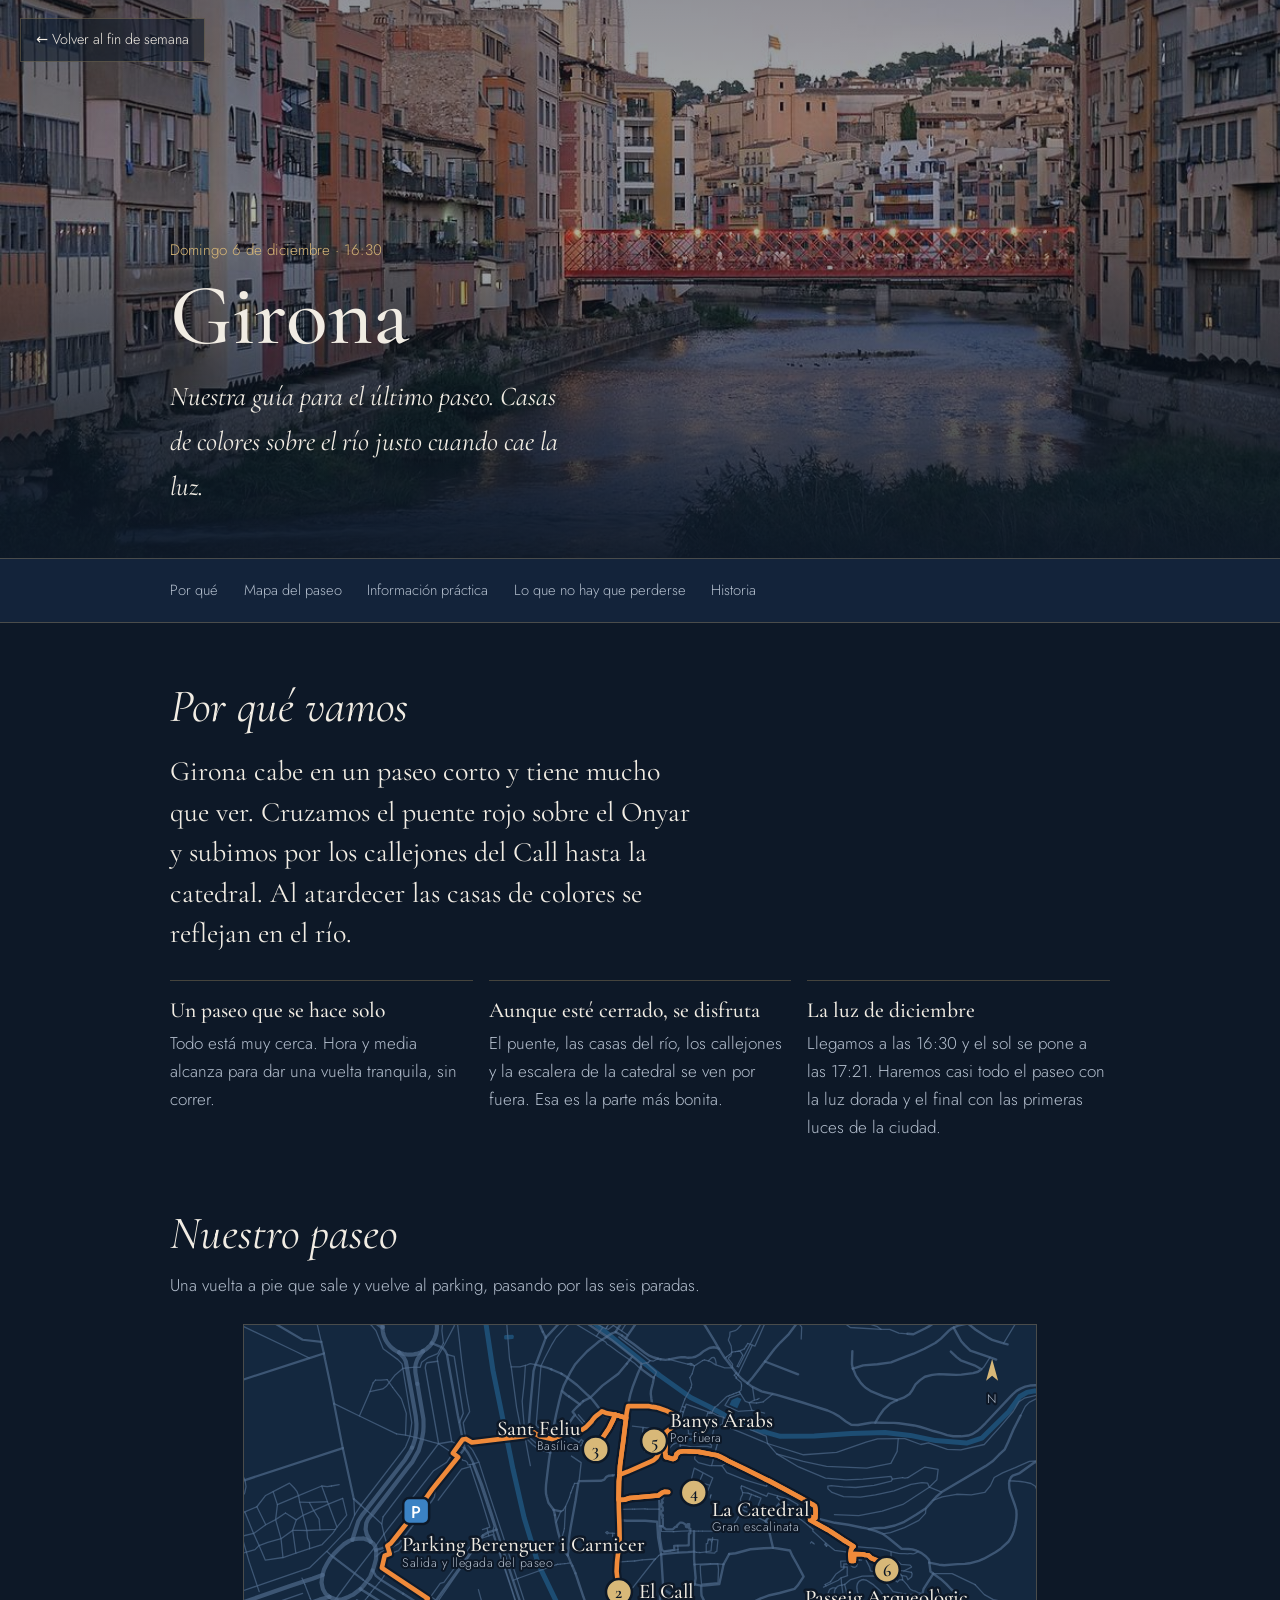
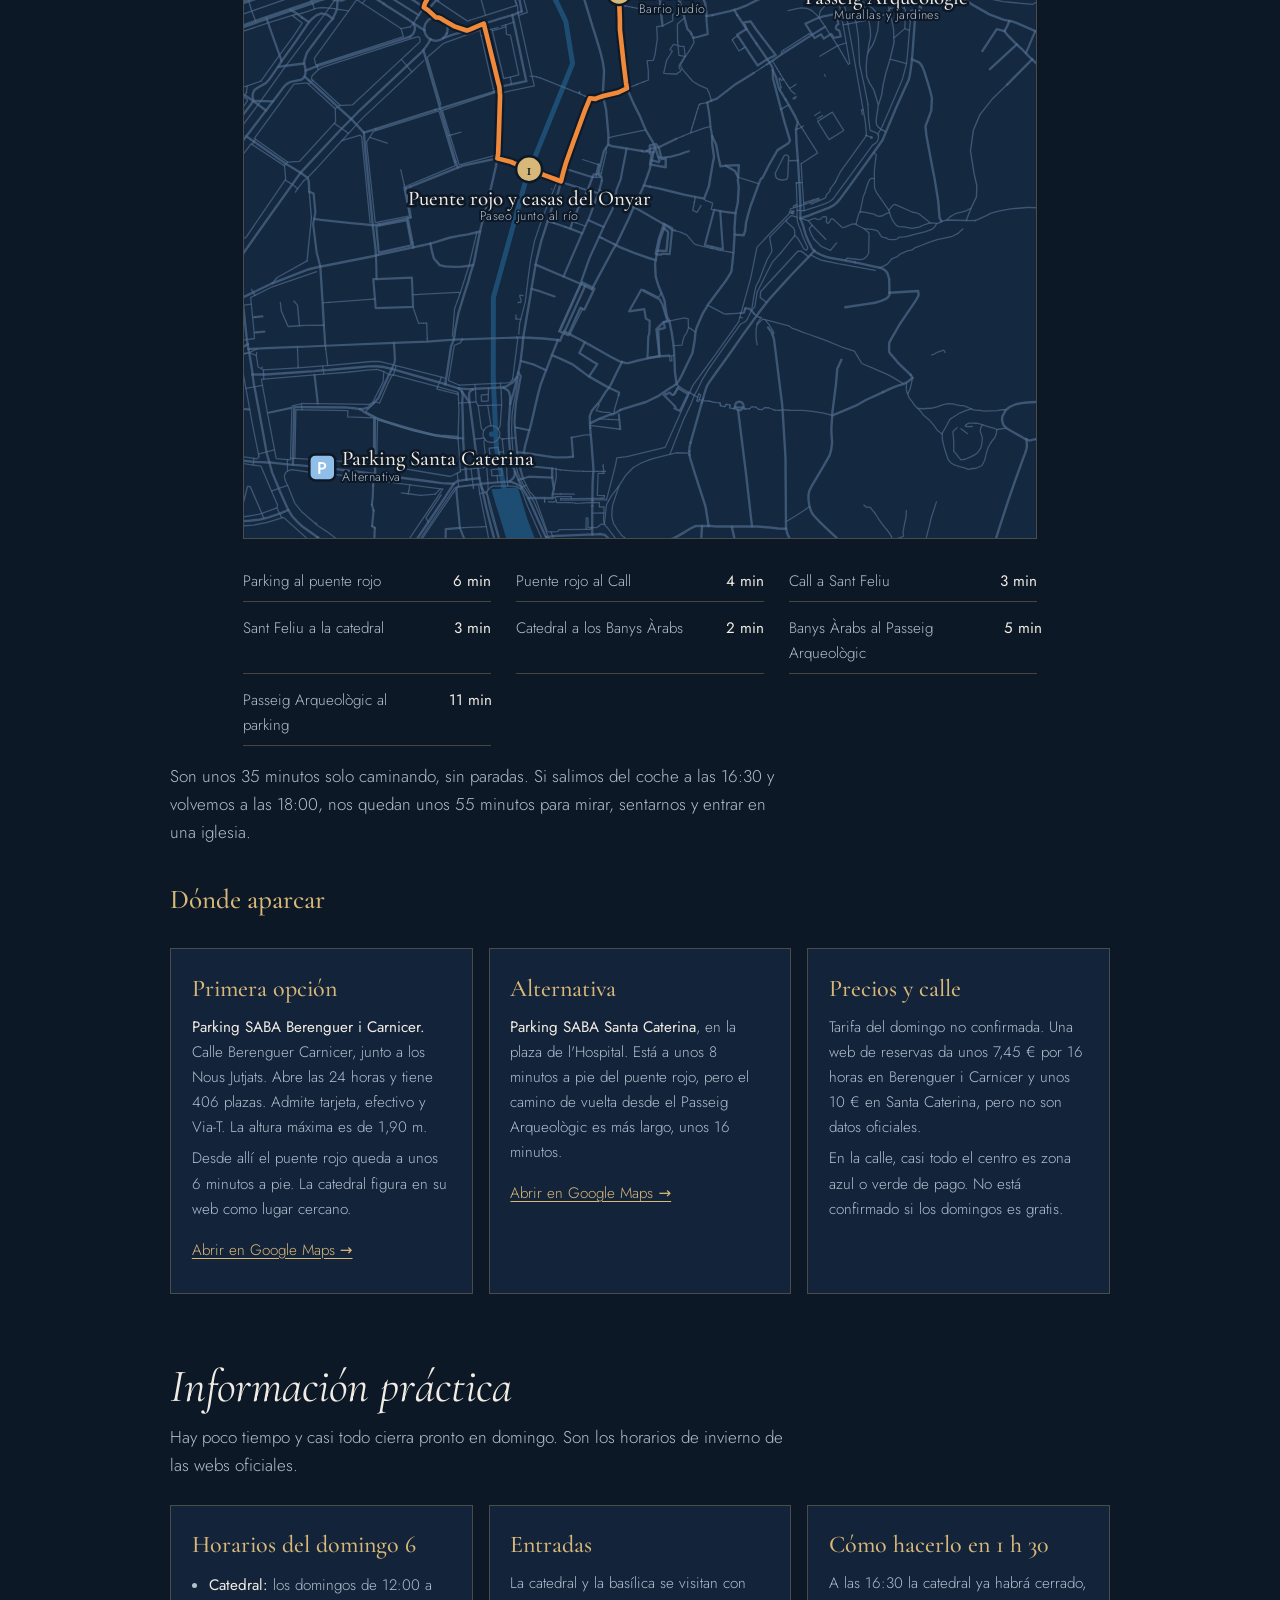
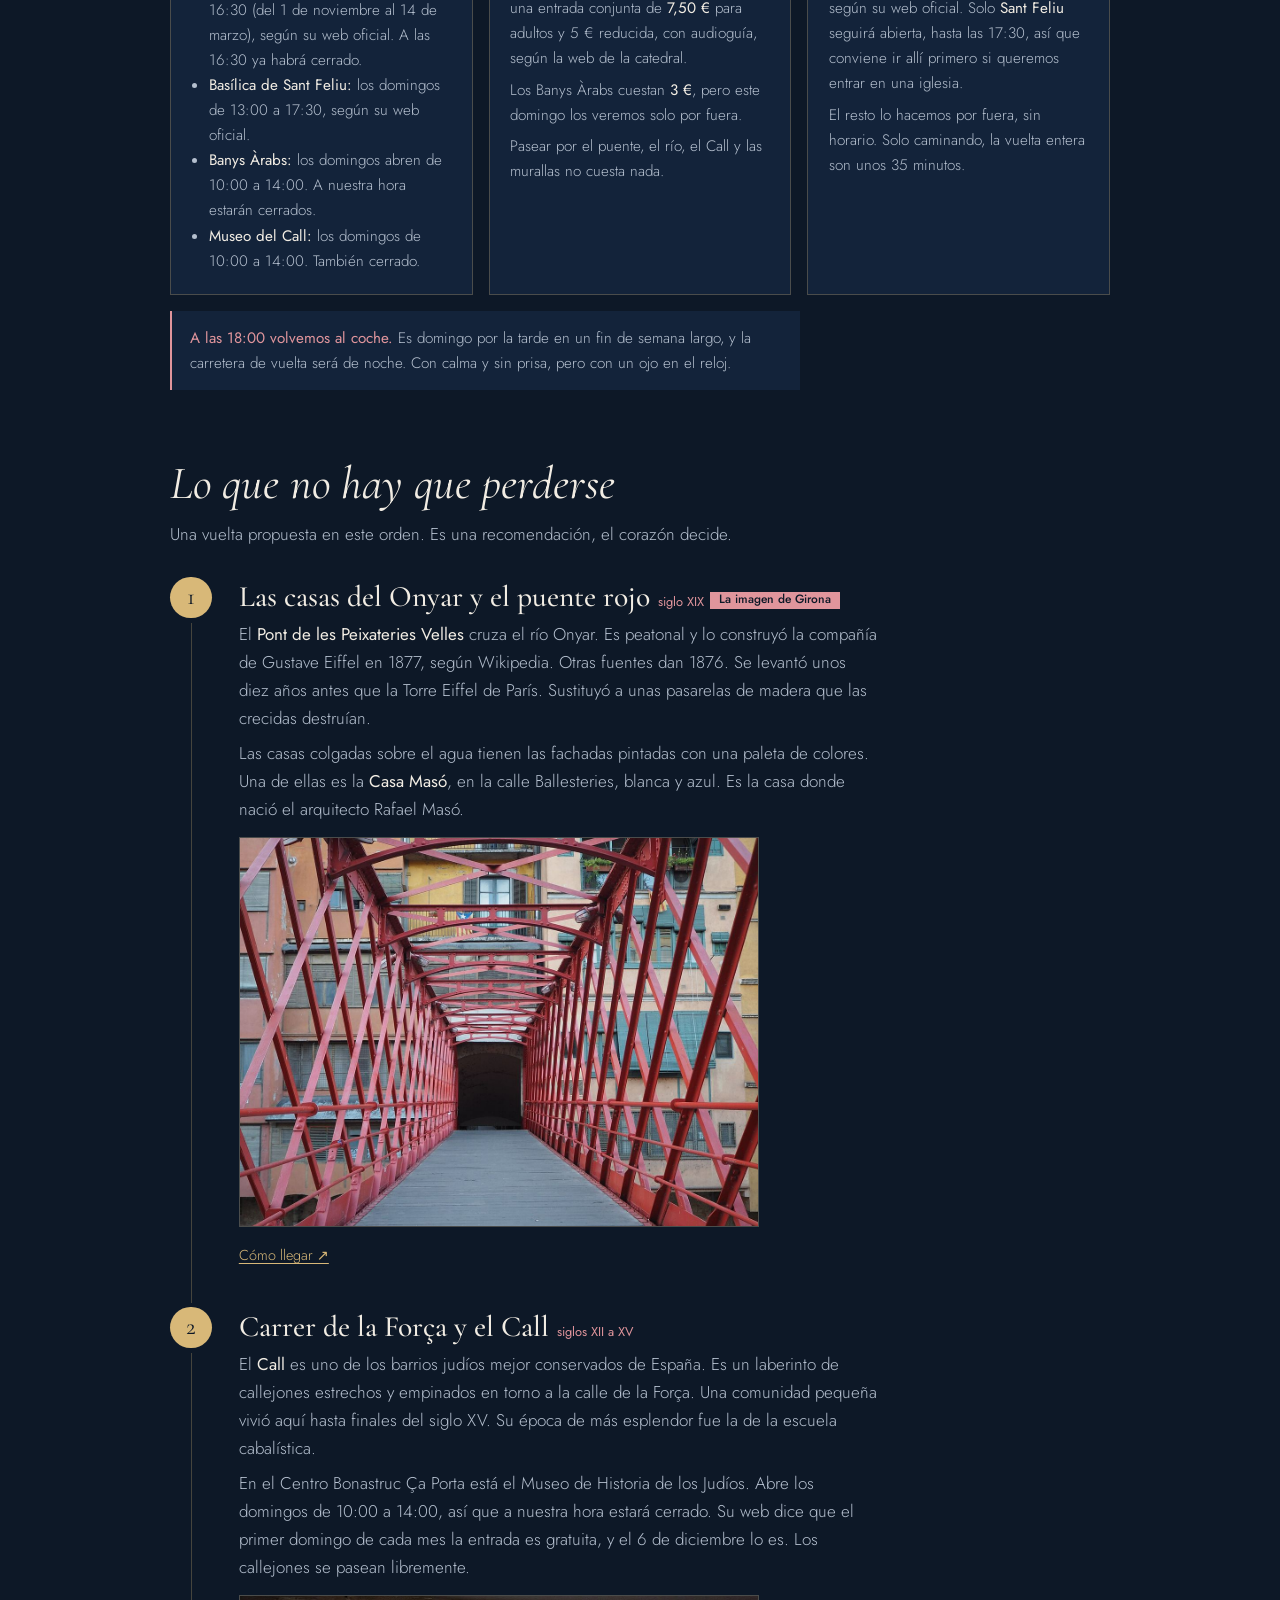
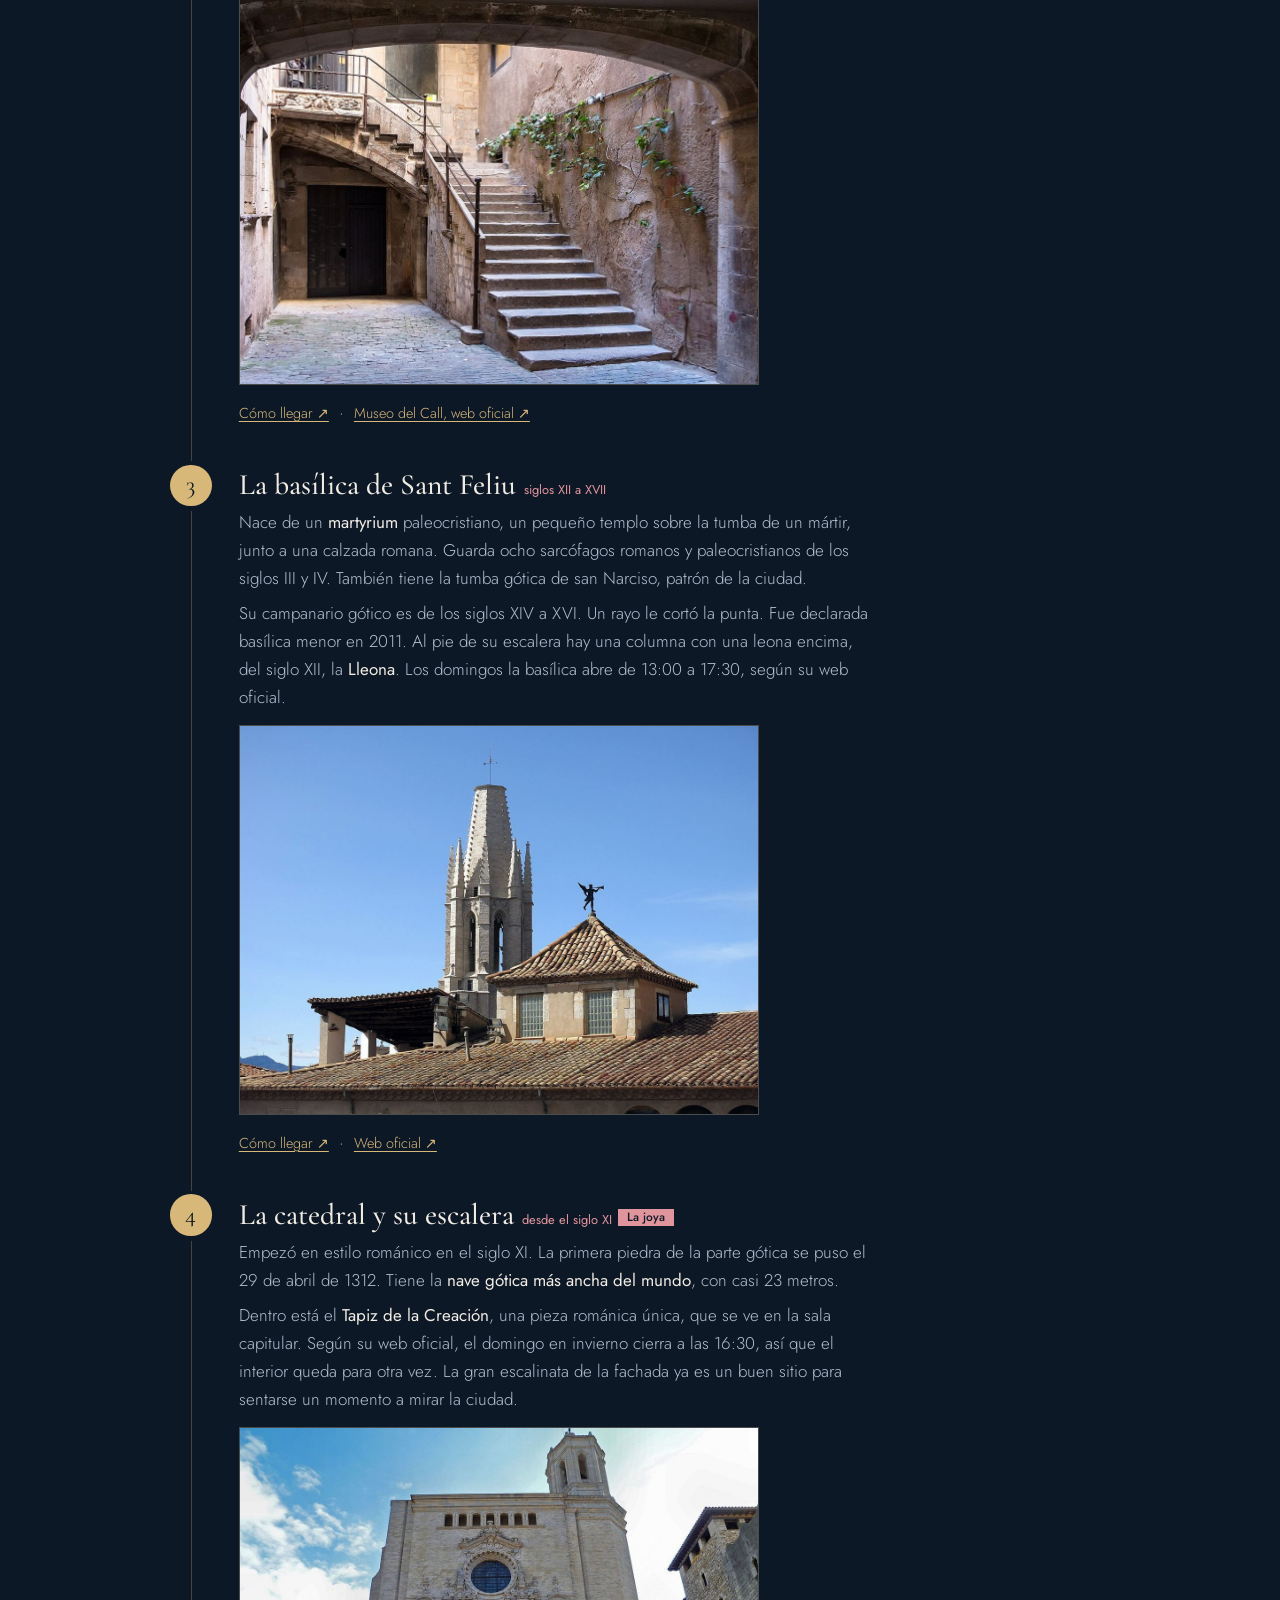
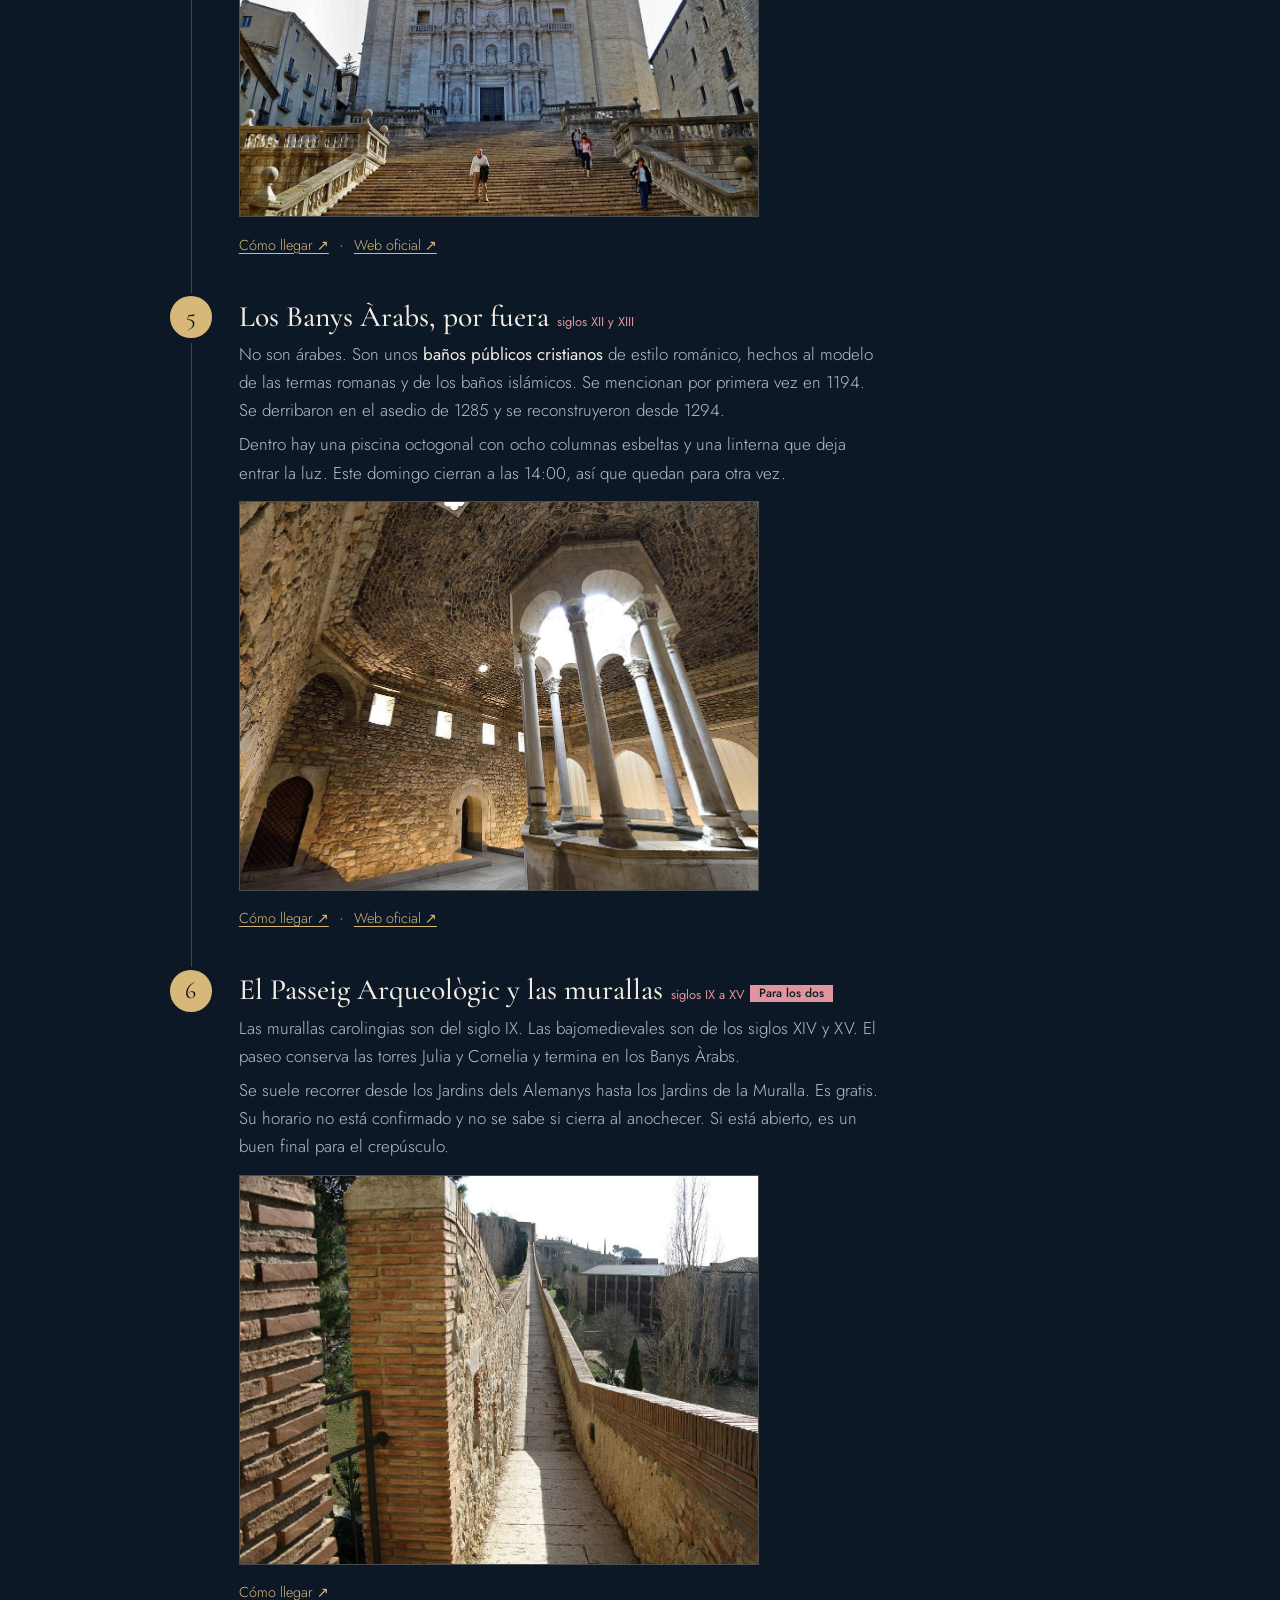
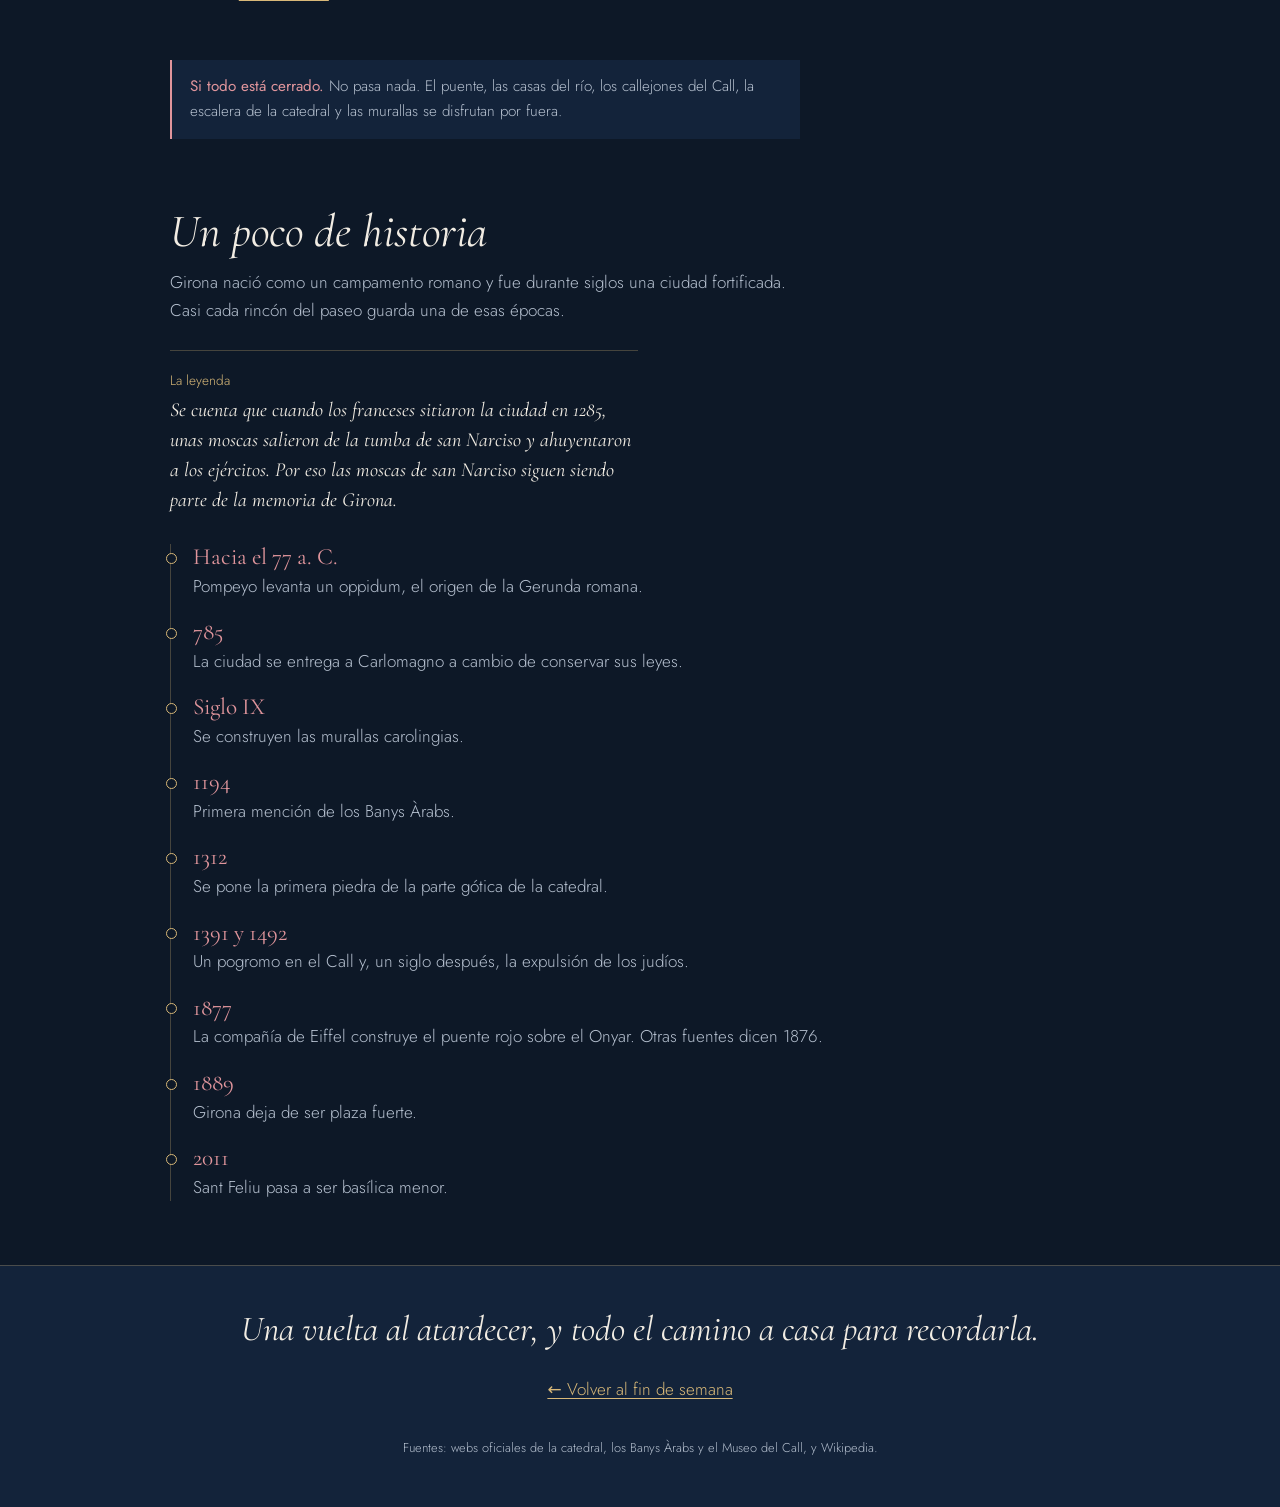
<file: girona.html>
<!DOCTYPE html>
<html lang="es">
<head>
<meta charset="utf-8">
<meta name="viewport" content="width=device-width,initial-scale=1,viewport-fit=cover"><meta name="robots" content="noindex,nofollow"><meta name="theme-color" content="#0d1827"><meta name="apple-mobile-web-app-capable" content="yes"><meta name="mobile-web-app-capable" content="yes"><meta name="apple-mobile-web-app-title" content="Costa Brava"><meta name="apple-mobile-web-app-status-bar-style" content="black"><link rel="manifest" href="manifest.webmanifest"><link rel="apple-touch-icon" href="icons/apple-touch-icon.png"><link rel="icon" href="icons/icon-192.png">
<title>Girona</title>
<link rel="stylesheet" href="fonts/fonts.css">
<style>
  :root {
    --night: #0d1827; --night-2: #13233a; --night-3: #1a2f4c;
    --text: #f1ece3; --text-soft: #b4bfce;
    --gold: #d8b878; --gold-soft: #a98d5a; --rose: #e0959c;
    --line: rgba(216,184,120,0.28);
    --display: "Cormorant Garamond", "Iowan Old Style", Georgia, serif;
    --body: "Jost", "Avenir Next", "Segoe UI", system-ui, sans-serif;
    color-scheme: dark;
  }
  * { box-sizing: border-box; min-width: 0; }
  html { scroll-padding-top: 24px; }
  body { margin: 0; background: var(--night); color: var(--text); font-family: var(--body); font-size: 17px; line-height: 1.65; font-weight: 300; overflow-x: clip;
    padding-bottom: env(safe-area-inset-bottom,0px); }
  img { display: block; max-width: 100%; }
  h1, h2, h3 { font-family: var(--display); font-weight: 500; margin: 0; text-wrap: balance; }
  p { margin: 0; }
  a { color: var(--gold); text-underline-offset: 0.18em; text-decoration-thickness: 1px; }
  .wrap { max-width: 980px; margin-inline: auto; padding-left: max(20px, env(safe-area-inset-left,0px)); padding-right: max(20px, env(safe-area-inset-right,0px)); }

  .back { position: absolute; top: calc(env(safe-area-inset-top,0px) + 18px); left: max(20px, env(safe-area-inset-left,0px)); z-index: 2;
    font-size: 0.9rem; color: var(--text); text-decoration: none; background: rgba(13,24,39,0.6); border: 1px solid var(--line); padding: 0.5rem 0.95rem; min-height: 44px; display: inline-flex; align-items: center; }
  .back:hover, .back:focus-visible { border-color: var(--gold); color: var(--gold); }

  .hero { position: relative; isolation: isolate; overflow: hidden; min-height: 62vh; display: flex; align-items: flex-end; }
  .hero img { position: absolute; inset: 0; width: 100%; height: 100%; object-fit: cover; z-index: -2; }
  .hero::after { content: ""; position: absolute; inset: 0; z-index: -1; background: linear-gradient(180deg, rgba(13,24,39,0.45) 0%, rgba(13,24,39,0.3) 40%, rgba(13,24,39,0.95) 100%); }
  .hero .wrap { width: 100%; padding-block: 8rem 3rem; }
  .kicker { color: var(--gold); font-size: 0.95rem; }
  .hero h1 { font-size: clamp(2.8rem, 8vw, 5.4rem); line-height: 1; margin-top: 0.6rem; }
  .hero .sub { font-family: var(--display); font-style: italic; font-size: clamp(1.25rem, 3vw, 1.7rem); margin-top: 1rem; max-width: 34ch; }

  .toc { border-block: 1px solid var(--line); background: var(--night-2); }
  .toc .wrap { display: flex; flex-wrap: wrap; gap: 0.2rem 1.6rem; padding-block: 0.6rem; }
  .toc a { color: var(--text-soft); text-decoration: none; font-size: 0.92rem; min-height: 44px; display: inline-flex; align-items: center; }
  .toc a:hover, .toc a:focus-visible { color: var(--gold); }

  section.band { padding-block: 3.6rem 0.6rem; }
  .band h2 { font-size: clamp(2rem, 5vw, 2.9rem); font-style: italic; font-weight: 400; line-height: 1.1; }
  .band .lead { color: var(--text-soft); margin-top: 0.7rem; max-width: 62ch; }

  .why p.big { font-family: var(--display); font-size: clamp(1.35rem, 3.2vw, 1.75rem); line-height: 1.45; margin-top: 1.2rem; max-width: 40ch; }
  .why ul { list-style: none; padding: 0; margin: 1.6rem 0 0; display: grid; grid-template-columns: repeat(auto-fit, minmax(230px, 1fr)); gap: 1rem; }
  .why li { border-top: 1px solid var(--line); padding-top: 0.8rem; color: var(--text-soft); }
  .why li b { display: block; color: var(--text); font-family: var(--display); font-size: 1.35rem; font-weight: 500; }

  .cards { display: grid; grid-template-columns: repeat(auto-fit, minmax(260px, 1fr)); gap: 1rem; margin-top: 1.6rem; }
  .card { background: var(--night-2); border: 1px solid var(--line); padding: 1.2rem 1.3rem 1.3rem; }
  .card h3 { font-size: 1.5rem; color: var(--gold); font-weight: 500; }
  .card .hl { font-family: var(--display); font-size: 1.9rem; line-height: 1.15; margin-top: 0.4rem; white-space: nowrap; }
  .card p, .card li { color: var(--text-soft); font-size: 0.95rem; }
  .card p { margin-top: 0.4rem; }
  .card ul { margin: 0.5rem 0 0; padding-left: 1.1rem; }
  .card strong { color: var(--text); font-weight: 400; }
  .note { margin-top: 1rem; padding: 0.9rem 1.1rem; border-left: 2px solid var(--rose); background: var(--night-2); color: var(--text-soft); font-size: 0.95rem; max-width: 70ch; }
  .note b { color: var(--rose); font-weight: 400; }

  .tour { list-style: none; padding: 0; margin: 1.8rem 0 0; counter-reset: s; }
  .tour li { counter-increment: s; display: grid; grid-template-columns: 3.2rem minmax(0,1fr); gap: 0 1.1rem; position: relative; padding-bottom: 1.8rem; }
  .tour li::before { content: counter(s); font-family: var(--display); font-size: 1.5rem; color: var(--night); background: var(--gold); width: 2.6rem; height: 2.6rem; border-radius: 50%; display: grid; place-items: center; line-height: 1; }
  .tour li::after { content: ""; position: absolute; left: 1.3rem; top: 2.9rem; bottom: 0.2rem; width: 1px; background: var(--line); }
  .tour li:last-child::after { display: none; }
  .tour h3 { font-size: clamp(1.45rem, 3.4vw, 1.85rem); line-height: 1.15; padding-top: 0.2rem; }
  .tour h3 small { font-family: var(--body); font-size: 0.8rem; color: var(--rose); font-weight: 400; margin-left: 0.5rem; white-space: nowrap; }
  .tour p { color: var(--text-soft); margin-top: 0.4rem; max-width: 64ch; }
  .tour p strong { color: var(--text); font-weight: 400; }
  .fig { margin: 0.9rem 0 0.2rem; max-width: 520px; }
  .fig img { width: 100%; height: auto; aspect-ratio: 4 / 3; object-fit: cover; object-position: center 40%; border: 1px solid var(--line); background: var(--night-2); }
  .tag { display: inline-block; font-size: 0.75rem; color: var(--night); background: var(--rose); padding: 0.1rem 0.55rem; margin-left: 0.4rem; vertical-align: middle; font-family: var(--body); font-weight: 500; }

  .timeline { margin-top: 1.8rem; border-left: 1px solid var(--line); padding-left: 1.4rem; display: grid; gap: 1.2rem; }
  .ev { position: relative; }
  .ev::before { content: ""; position: absolute; left: calc(-1.4rem - 5px); top: 0.55rem; width: 9px; height: 9px; border-radius: 50%; background: var(--night); border: 1.5px solid var(--gold); }
  .ev .y { font-family: var(--display); font-size: 1.45rem; color: var(--rose); line-height: 1.2; white-space: nowrap; }
  .ev p { color: var(--text-soft); max-width: 64ch; }
  .legend { margin-top: 1.6rem; font-family: var(--display); font-style: italic; font-size: 1.25rem; line-height: 1.5; max-width: 52ch; border-top: 1px solid var(--line); padding-top: 1.2rem; }
  .legend span { display: block; font-family: var(--body); font-style: normal; font-size: 0.85rem; color: var(--gold); margin-bottom: 0.3rem; }

  footer { margin-top: 3.4rem; background: var(--night-2); border-top: 1px solid var(--line); }
  footer .wrap { padding-block: 2.6rem 3rem; text-align: center; }
  footer p.big { font-family: var(--display); font-style: italic; font-size: clamp(1.5rem, 4vw, 2.2rem); line-height: 1.25; }
  footer .src { color: var(--text-soft); font-size: 0.8rem; margin-top: 1.6rem; line-height: 1.7; }
  footer .home { display: inline-flex; align-items: center; min-height: 44px; margin-top: 1rem; }

  @media (max-width: 600px) {
    body { font-size: 16px; }
    .hero { min-height: 56vh; }
    .hero .wrap { padding-block: 6rem 2.2rem; }
    .tour li { grid-template-columns: 2.6rem minmax(0,1fr); gap: 0 0.9rem; }
    .tour li::before { width: 2.2rem; height: 2.2rem; font-size: 1.3rem; }
    .tour li::after { left: 1.1rem; top: 2.5rem; }
  }
  @media (prefers-reduced-motion: no-preference) {
    .hero .wrap > * { animation: rise 0.9s ease both; }
    .hero .wrap > *:nth-child(2) { animation-delay: 0.12s; }
    .hero .wrap > *:nth-child(3) { animation-delay: 0.24s; }
    @keyframes rise { from { opacity: 0.001; transform: translateY(12px); } to { opacity: 1; transform: none; } }
  }

.ml { display: inline-flex; align-items: center; min-height: 44px; font-size: 0.9rem; color: var(--gold); }

.walk { padding-block: 3.6rem 0.6rem; }
.walk .wrap { max-width: 980px; }
.walkmap { display: block; width: 100%; max-width: 794px; height: auto; margin-inline: auto; border: 1px solid var(--line); background: var(--night-2); }
.walkmap .g-land { fill: #14283f; }
.walkmap .g-water-fill { fill: #1d4d73; stroke: none; }
.walkmap .g-water { fill: none; stroke: #1d4d73; stroke-linecap: round; stroke-linejoin: round; }
.walkmap .g-st { fill: none; stroke: #4f6a8a; stroke-linecap: round; stroke-linejoin: round; opacity: 0.7; }
.walkmap .g-route-halo { fill: none; stroke: #0d1827; stroke-width: 9; stroke-linecap: round; stroke-linejoin: round; opacity: 0.85; }
.walkmap .g-route { fill: none; stroke: #f08a3a; stroke-width: 4.6; stroke-linecap: round; stroke-linejoin: round; }
.walkmap .g-alt-halo { fill: none; stroke: #0d1827; stroke-width: 8; stroke-linecap: round; stroke-linejoin: round; opacity: 0.8; }
.walkmap .g-alt { fill: none; stroke: #f5b87d; stroke-width: 3.4; stroke-dasharray: 8 7; stroke-linecap: round; stroke-linejoin: round; }
.walkmap .g-park.g-park-alt { fill: #8fbfe8; }
.walkmap .g-dot { fill: #d8b878; stroke: #0d1827; stroke-width: 2.5; }
.walkmap .g-num { font-family: var(--display); font-size: 18px; font-weight: 600; fill: #0d1827; }
.walkmap .g-park { fill: #3b82c4; stroke: #0d1827; stroke-width: 2.5; }
.walkmap .g-pk { font-family: var(--body); font-size: 17px; font-weight: 500; fill: #fff; }
.walkmap .g-nm { font-family: var(--display); font-size: 21px; font-weight: 500; fill: #f1ece3; paint-order: stroke; stroke: #0d1827; stroke-width: 5px; stroke-linejoin: round; }
.walkmap .g-sub { font-family: var(--body); font-size: 12.5px; letter-spacing: 0.04em; fill: #b4bfce; paint-order: stroke; stroke: #0d1827; stroke-width: 4px; stroke-linejoin: round; }
.walkmap .g-sea { font-family: var(--display); font-style: italic; font-size: 20px; fill: #6b93b8; opacity: 0.8; }
.walkmap .g-nd { fill: #d8b878; }
.walk-legs { list-style: none; padding: 0; margin: 1.4rem auto 0; max-width: 794px; display: grid; grid-template-columns: repeat(auto-fit, minmax(230px, 1fr)); gap: 0.4rem 1.6rem; }
.walk-legs li { display: flex; justify-content: space-between; gap: 1rem; border-bottom: 1px solid var(--line); padding: 0.45rem 0; color: var(--text-soft); font-size: 0.95rem; }
.walk-legs li b { color: var(--text); font-weight: 400; white-space: nowrap; }

.ml { display: inline-flex; align-items: center; min-height: 44px; font-size: 0.9rem; color: var(--gold); }

</style>
</head>
<body>

<header class="hero">
  <a class="back" href="index.html">← Volver al fin de semana</a>
  <img src="images/girona-onyar.jpg" alt="Las casas de colores sobre el río Onyar en Girona, con el puente rojo al fondo y la luz de la tarde">
  <div class="wrap">
    <div class="kicker">Domingo 6 de diciembre · 16:30</div>
    <h1>Girona</h1>
    <p class="sub">Nuestra guía para el último paseo. Casas de colores sobre el río justo cuando cae la luz.</p>
  </div>
</header>

<nav class="toc" aria-label="Secciones">
  <div class="wrap">
    <a href="#por-que">Por qué</a>
    <a href="#mapa">Mapa del paseo</a>
    <a href="#practico">Información práctica</a>
    <a href="#imprescindibles">Lo que no hay que perderse</a>
    <a href="#historia">Historia</a>
  </div>
</nav>

<section class="band why" id="por-que">
  <div class="wrap">
    <h2>Por qué vamos</h2>
    <p class="big">Girona cabe en un paseo corto y tiene mucho que ver. Cruzamos el puente rojo sobre el Onyar y subimos por los callejones del Call hasta la catedral. Al atardecer las casas de colores se reflejan en el río.</p>
    <ul>
      <li><b>Un paseo que se hace solo</b>Todo está muy cerca. Hora y media alcanza para dar una vuelta tranquila, sin correr.</li>
      <li><b>Aunque esté cerrado, se disfruta</b>El puente, las casas del río, los callejones y la escalera de la catedral se ven por fuera. Esa es la parte más bonita.</li>
      <li><b>La luz de diciembre</b>Llegamos a las 16:30 y el sol se pone a las 17:21. Haremos casi todo el paseo con la luz dorada y el final con las primeras luces de la ciudad.</li>
    </ul>
  </div>
</section>

<section class="band walk" id="mapa">
  <div class="wrap">
    <h2>Nuestro paseo</h2>
    <p class="lead">Una vuelta a pie que sale y vuelve al parking, pasando por las seis paradas.</p>
    <div style="margin-top:1.6rem"><svg class="walkmap" viewBox="0 0 794 815" role="img" aria-labelledby="gmt gmd" xmlns="http://www.w3.org/2000/svg">
<title id="gmt">Mapa del paseo por el casco antiguo de Girona</title>
<desc id="gmd">Recorrido a pie desde el parking de Berenguer i Carnicer por las casas del Onyar, el Call, Sant Feliu, la catedral, los Banys Àrabs y el Passeig Arqueològic, y de vuelta al parking.</desc>
<defs><clipPath id="gframe"><rect width="794" height="815"/></clipPath></defs><g clip-path="url(#gframe)">
<rect width="794" height="815" class="g-land"/>
<path d="M710.8,1442.2 L711.3,1459.6 L655.6,1464.3 L593.3,1464.3 L533.8,1448.0 L458.1,1419.4 L412.1,1399.0 L374.5,1378.8 L337.2,1359.1 L321.7,1347.9 L311.4,1337.5 L302.7,1328.7 L280.3,1300.1 L265.8,1274.8 L251.5,1234.3 L246.5,1202.0 L247.0,1172.1 L250.8,1147.5 L257.0,1123.8 L268.9,1079.5 L287.7,1016.0 L293.1,995.8 L293.8,973.0 L289.3,931.1 L280.7,869.8 L273.4,850.6 L257.7,798.1 L251.7,779.2 L248.0,766.2 L272.3,764.5 L275.0,765.7 L284.3,796.7 L300.7,839.2 L305.3,849.9 L309.3,872.1 L313.4,929.4 L318.2,964.5 L317.4,995.3 L307.8,1047.6 L298.7,1086.0 L294.4,1104.4 L288.0,1123.1 L285.3,1135.3 L281.4,1153.5 L279.6,1162.7 L277.1,1175.0 L275.6,1199.4 L279.5,1227.2 L288.8,1253.7 L294.7,1264.6 L302.6,1279.4 L312.2,1292.6 L324.5,1309.8 L326.5,1311.8 L337.5,1323.1 L343.4,1329.2 L345.0,1330.9 L379.2,1355.5 L428.5,1382.4 L470.1,1401.0 L514.2,1418.6 L559.5,1434.6 L593.9,1445.7 L625.9,1446.2 L662.0,1445.1 L696.1,1444.1 L710.8,1442.2 Z" class="g-water-fill"/>
<path d="M494.7,72.4 L498.7,74.3 L494.5,83.5 L486.7,79.9 L488.9,75.3 L494.7,72.4 Z" class="g-water-fill"/>
<path d="M247.2,713.5 L246.4,713.1 L245.8,712.4 L245.5,711.6 L245.4,710.7 L245.6,709.9 L246.1,709.1 L246.8,708.6 L247.6,708.3 L248.5,708.2 L249.4,708.5 L250.1,709.0 L250.7,709.8 L250.9,710.7 L250.8,711.6 L250.5,712.5 L249.8,713.2 L249.0,713.6 L248.1,713.7 L247.2,713.5 Z" class="g-water-fill"/>
<path d="M-49.0,667.9 L-48.4,667.4 L-48.0,666.8 L-47.8,666.0 L-47.9,665.2 L-48.3,664.5 L-48.9,664.0 L-49.6,663.7 L-50.4,663.6 L-51.2,663.9 L-51.8,664.4 L-52.3,665.0 L-52.4,665.7 L-52.4,666.4 L-52.1,667.1 L-51.7,667.7 L-51.0,668.1 L-50.3,668.2 L-49.6,668.2 L-49.0,667.9 Z" class="g-water-fill"/>
<path d="M-57.6,222.3 L-56.7,221.0 L-56.3,219.5 L-56.3,217.9 L-56.8,216.4 L-57.7,215.1 L-59.0,214.2 L-60.5,213.7 L-62.1,213.7 L-63.6,214.2 L-65.1,215.2 L-66.0,216.7 L-66.5,218.5 L-66.3,220.2 L-65.5,221.8 L-64.2,223.0 L-62.5,223.7 L-60.8,223.9 L-59.1,223.4 L-57.6,222.3 Z" class="g-water-fill"/>
<path d="M446.3,114.6 L448.4,114.7 L448.3,116.2 L446.2,116.1 L446.3,114.6 Z" class="g-water-fill"/>
<path d="M415.8,49.9 L242.6,-89.0" class="g-water" style="stroke-width:5"/>
<path d="M1290.8,188.0 L1285.4,191.5 L1276.8,195.1 L1274.8,195.3 L1265.9,196.1 L1252.7,194.2 L1230.1,184.2 L1214.4,173.0 L1184.6,162.2 L1146.2,152.0 L1100.3,144.3 L1076.4,142.2 L1036.6,142.5 L1006.4,141.9 L982.2,145.8 L964.8,147.3 L948.4,127.6 L901.1,101.5 L865.5,81.5 L837.8,75.3 L808.5,66.6 L792.7,66.0 L785.0,67.5 L777.8,71.7 L766.7,86.9 L739.6,113.5 L724.4,118.4 L693.3,115.9 L667.9,110.7 L642.6,107.7 L608.5,108.8 L571.8,111.3 L537.7,111.6 L517.5,106.0 L501.0,100.8 L465.5,81.4 L447.8,72.6 L415.8,49.9" class="g-water" style="stroke-width:5"/>
<path d="M249.9,656.2 L250.0,574.1 L283.1,454.3 L329.4,339.4 L322.6,297.1 L313.0,277.0" class="g-water" style="stroke-width:5"/>
<path d="M261.4,769.1 L253.1,724.8 L249.9,656.2" class="g-water" style="stroke-width:5"/>
<path d="M-63.0,-92.2 L-1.8,-97.4 L96.3,-120.3 L215.7,-160.5 L271.5,-179.3" class="g-water" style="stroke-width:3"/>
<path d="M-703.5,332.4 L-699.7,330.4 L-596.0,247.0 L-483.6,94.5 L-346.5,-13.2 L-85.9,-85.8 L-63.0,-92.2 L50.2,-145.9" class="g-water" style="stroke-width:5"/>
<path d="M313.0,277.0 L295.0,239.6 L280.9,193.5 L269.8,145.0 L249.6,45.5 L240.1,-17.6" class="g-water" style="stroke-width:5"/>
<path d="M276.0,815.7 L274.3,810.4 L261.4,769.1" class="g-water" style="stroke-width:5"/>
<path d="M303.5,976.3 L303.4,974.1 L297.0,917.4 L290.2,860.1 L276.0,815.7" class="g-water" style="stroke-width:5"/>
<path d="M240.1,-17.6 L236.1,-43.9 L242.6,-89.0 L251.8,-153.0" class="g-water" style="stroke-width:5"/>
<path d="M262.3,13.1 L268.9,12.6" class="g-water" style="stroke-width:3"/>
<path d="M262.2,11.6 L268.9,11.3" class="g-water" style="stroke-width:3"/>
<path d="M546.4,363.4 L547.0,364.4 L548.4,366.6 L552.5,369.9" class="g-st" style="stroke-width:1.3"/>
<path d="M536.7,355.8 L538.4,363.2" class="g-st" style="stroke-width:1.3"/>
<path d="M12.9,182.2 L0.8,187.3 L-7.6,195.2 L-21.6,197.1 L-15.7,214.4 L-11.9,229.3 L-27.6,233.9 L-45.4,240.4" class="g-st" style="stroke-width:1.3"/>
<path d="M87.6,161.4 L83.5,162.0 L77.9,161.4 L54.7,171.1 L44.8,175.3 L33.5,180.1" class="g-st" style="stroke-width:1.3"/>
<path d="M-50.4,234.1 L-45.8,216.6 L-39.7,193.7" class="g-st" style="stroke-width:1.3"/>
<path d="M-55.7,234.1 L-58.6,225.5" class="g-st" style="stroke-width:1.3"/>
<path d="M-68.1,221.9 L-78.3,226.0" class="g-st" style="stroke-width:1.3"/>
<path d="M-99.9,212.5 L-86.4,221.0 L-78.3,226.0 L-59.8,237.6" class="g-st" style="stroke-width:1.3"/>
<path d="M2.4,227.7 L11.0,225.2 L15.1,221.1" class="g-st" style="stroke-width:1.3"/>
<path d="M-11.9,229.3 L-4.7,229.8 L2.4,227.7" class="g-st" style="stroke-width:1.3"/>
<path d="M98.9,173.9 L84.6,179.5 L69.9,186.1 L59.2,190.8 L52.4,195.4 L48.8,205.9 L52.0,228.8" class="g-st" style="stroke-width:1.3"/>
<path d="M41.6,188.5 L52.4,195.4" class="g-st" style="stroke-width:1.3"/>
<path d="M41.6,188.5 L31.7,195.1 L37.1,214.2 L39.1,233.1 L52.0,228.8 L65.7,224.3 L78.3,220.1 L89.1,208.6 L91.7,204.8" class="g-st" style="stroke-width:1.3"/>
<path d="M-69.2,196.6 L-64.1,211.5" class="g-st" style="stroke-width:1.3"/>
<path d="M-92.0,203.9 L-69.2,196.6 L-49.0,191.3 L-39.7,193.7 L-29.8,196.4 L-21.6,197.1" class="g-st" style="stroke-width:1.3"/>
<path d="M320.2,107.8 L322.2,108.9" class="g-st" style="stroke-width:1.3"/>
<path d="M21.8,200.3 L12.9,182.2" class="g-st" style="stroke-width:1.3"/>
<path d="M9.6,209.0 L0.8,187.3" class="g-st" style="stroke-width:1.3"/>
<path d="M325.5,104.6 L329.5,105.7 L336.4,106.7" class="g-st" style="stroke-width:1.3"/>
<path d="M125.5,259.7 L122.5,257.8 L119.3,255.4" class="g-st" style="stroke-width:1.3"/>
<path d="M180.1,599.7 L175.0,599.8 L170.0,585.5 L169.5,583.4" class="g-st" style="stroke-width:1.3"/>
<path d="M516.6,593.9 L513.9,592.4 L511.6,590.4" class="g-st" style="stroke-width:1.3"/>
<path d="M664.0,787.5 L663.9,789.7 L663.9,791.5 L663.9,792.0 L663.4,795.7 L663.1,796.8 L662.4,799.8 L661.3,805.6 L660.9,807.6 L660.8,810.4 L661.1,812.7 L661.1,812.9 L661.1,813.2 L661.0,813.3 L660.7,813.5 L659.0,814.2 L650.5,817.0" class="g-st" style="stroke-width:1.3"/>
<path d="M814.6,728.9 L813.2,727.1 L810.9,725.4 L809.7,724.6 L805.7,722.5 L799.4,719.8 L793.7,716.0" class="g-st" style="stroke-width:1.3"/>
<path d="M572.9,184.3 L572.3,181.7" class="g-st" style="stroke-width:1.3"/>
<path d="M521.5,196.1 L515.0,192.8" class="g-st" style="stroke-width:1.3"/>
<path d="M340.3,748.2 L339.6,748.1 L332.7,748.1 L317.1,746.8" class="g-st" style="stroke-width:1.3"/>
<path d="M468.5,376.6 L466.6,369.8 L464.2,364.6 L456.6,361.3 L450.1,357.4 L446.1,352.9 L440.6,346.5 L437.5,341.6 L438.7,338.7 L442.5,332.5 L447.2,325.4 L451.2,318.3 L450.4,313.6" class="g-st" style="stroke-width:1.3"/>
<path d="M448.2,62.8 L448.9,59.6 L447.0,52.8" class="g-st" style="stroke-width:1.3"/>
<path d="M621.4,782.1 L622.8,783.1 L623.0,783.4 L623.4,783.8 L624.1,784.0 L627.3,784.4 L627.9,784.6 L628.4,785.0 L628.8,785.5 L630.0,787.3 L630.6,787.9 L631.4,788.7 L633.1,791.0 L635.9,795.4 L636.6,796.6 L639.5,800.7 L640.4,801.9 L641.8,803.7 L644.9,807.3 L646.5,809.5 L649.1,813.7 L650.5,817.0" class="g-st" style="stroke-width:1.3"/>
<path d="M661.3,660.6 L650.1,653.8 L645.9,651.5 L639.6,648.8 L631.0,645.0 L619.4,640.1 L615.3,633.2 L612.0,627.8 L599.3,623.6 L585.1,617.7 L575.6,614.1 L567.4,611.3 L560.6,609.0 L553.2,606.0 L549.7,604.8 L546.4,602.5 L538.5,600.3 L527.2,597.4 L522.3,596.2 L520.0,595.6" class="g-st" style="stroke-width:1.3"/>
<path d="M249.8,364.6 L237.8,311.6 L236.5,306.0 L238.5,305.5" class="g-st" style="stroke-width:1.3"/>
<path d="M172.5,571.0 L175.3,570.8 L214.3,568.8 L214.6,568.9" class="g-st" style="stroke-width:1.3"/>
<path d="M689.4,631.4 L691.6,630.9 L692.1,630.6 L693.6,629.6 L694.6,629.1 L695.0,628.9 L696.7,628.3 L697.2,628.1 L699.9,627.2 L701.4,626.8 L702.2,627.6 L702.5,628.7 L702.7,629.2" class="g-st" style="stroke-width:1.3"/>
<path d="M704.8,496.3 L706.2,494.6 L706.4,494.4 L707.2,493.5 L708.6,492.6 L710.9,491.2 L711.3,491.0 L711.6,490.8 L712.4,490.4 L712.7,490.2 L713.1,490.0 L714.0,489.6 L717.4,488.8 L717.8,488.7 L718.3,488.6 L718.7,488.5 L719.2,488.4 L720.2,488.2 L721.0,487.9 L721.5,487.8 L722.4,487.5 L722.9,487.4 L723.3,487.2 L724.2,486.9 L728.8,484.5" class="g-st" style="stroke-width:1.3"/>
<path d="M451.6,240.1 L467.5,239.2" class="g-st" style="stroke-width:1.3"/>
<path d="M297.0,353.8 L293.3,352.7" class="g-st" style="stroke-width:1.3"/>
<path d="M377.5,184.8 L389.7,184.6" class="g-st" style="stroke-width:1.3"/>
<path d="M311.1,241.0 L275.0,253.9" class="g-st" style="stroke-width:1.3"/>
<path d="M281.5,111.2 L282.9,110.7 L284.2,110.2 L287.8,105.7" class="g-st" style="stroke-width:1.3"/>
<path d="M143.6,419.3 L126.0,413.4" class="g-st" style="stroke-width:1.3"/>
<path d="M160.6,460.9 L157.1,445.7" class="g-st" style="stroke-width:1.3"/>
<path d="M445.6,604.2 L443.8,609.6 L441.5,612.5 L440.1,616.8 L439.1,621.6 L434.7,622.0 L430.6,622.2" class="g-st" style="stroke-width:1.3"/>
<path d="M660.2,255.4 L660.4,255.5 L664.7,260.3 L668.0,264.9 L670.7,266.3 L673.0,266.8 L675.6,268.2 L678.2,268.9 L679.9,270.6" class="g-st" style="stroke-width:1.3"/>
<path d="M441.6,75.3 L442.0,74.2" class="g-st" style="stroke-width:1.3"/>
<path d="M589.8,692.1 L581.1,689.9 L569.8,688.1 L560.3,687.1 L547.3,687.0 L539.9,686.6 L536.8,687.1" class="g-st" style="stroke-width:1.3"/>
<path d="M498.4,184.6 L495.6,192.6 L493.0,197.0 L490.1,200.7 L487.0,202.9 L483.1,204.5 L478.5,205.6" class="g-st" style="stroke-width:1.3"/>
<path d="M435.2,93.2 L438.0,93.8 L438.6,93.8 L445.8,96.6 L460.5,101.3 L462.0,96.8 L465.0,88.3" class="g-st" style="stroke-width:1.3"/>
<path d="M835.6,479.7 L835.8,480.0 L835.9,480.3 L836.1,480.5 L836.3,480.7 L836.6,480.9 L836.9,481.1 L837.3,481.2 L837.7,481.4 L838.0,481.5 L838.5,481.6 L838.9,481.7 L839.3,481.8 L839.8,482.0 L840.3,482.2 L840.8,482.4 L841.2,482.6 L841.7,482.9 L842.0,483.2 L842.5,483.4 L842.9,483.7 L843.3,484.0 L843.6,484.3 L843.9,484.5 L844.5,485.0 L845.9,486.4 L846.0,488.0" class="g-st" style="stroke-width:1.3"/>
<path d="M650.5,817.0 L650.8,818.3 L651.3,820.4 L651.2,825.8 L651.1,829.0 L651.4,830.8 L652.0,833.4 L652.2,837.0 L652.0,842.2 L651.5,847.1 L650.0,853.6 L649.1,857.2 L648.5,859.9 L647.6,863.5 L646.0,868.9 L644.3,873.5 L643.2,875.3 L641.8,877.1 L638.8,879.4 L637.1,880.4 L630.4,884.1 L614.3,891.7" class="g-st" style="stroke-width:1.3"/>
<path d="M266.9,353.0 L268.2,360.2" class="g-st" style="stroke-width:1.3"/>
<path d="M611.1,222.0 L604.7,217.9 L604.2,217.6 L600.8,215.5 L595.6,212.1 L588.4,207.2 L585.3,205.4 L567.5,195.6 L567.8,195.2" class="g-st" style="stroke-width:1.3"/>
<path d="M128.0,190.2 L122.5,185.4 L120.2,183.4 L117.2,180.7" class="g-st" style="stroke-width:1.3"/>
<path d="M539.2,-15.8 L521.5,-0.1 L512.2,21.2 L509.6,20.1 L495.3,50.1" class="g-st" style="stroke-width:1.3"/>
<path d="M400.5,357.8 L405.4,355.9 L405.3,346.1 L404.1,336.4 L410.4,336.2 L412.1,329.9 L414.4,314.0 L413.7,302.5 L419.6,301.6 L429.9,296.4 L429.7,290.0 L440.3,288.4" class="g-st" style="stroke-width:1.3"/>
<path d="M723.2,702.2 L725.4,700.4 L727.2,699.9 L729.1,699.8 L734.1,700.0 L736.6,700.5 L740.6,701.6 L747.5,703.8 L751.9,705.0 L754.7,706.3 L764.4,705.0" class="g-st" style="stroke-width:1.3"/>
<path d="M365.5,208.5 L364.1,207.1 L362.6,208.1 L364.1,209.4 L365.5,208.5 L369.7,208.8 L373.8,209.1" class="g-st" style="stroke-width:1.3"/>
<path d="M822.2,681.8 L821.8,683.0 L820.1,686.3 L818.4,689.1 L817.7,691.0 L817.3,692.4 L816.8,696.3 L817.3,700.2 L817.9,702.8 L819.1,706.5 L820.4,709.9 L823.4,717.3 L824.0,718.6 L824.2,719.9 L823.8,721.8 L823.2,722.9" class="g-st" style="stroke-width:1.3"/>
<path d="M267.7,438.0 L270.3,439.1" class="g-st" style="stroke-width:1.3"/>
<path d="M433.0,92.8 L435.2,93.2" class="g-st" style="stroke-width:1.3"/>
<path d="M763.8,686.7 L762.9,686.4 L761.2,686.5 L757.5,686.8 L755.3,687.4 L749.7,687.6 L747.0,687.6 L742.1,687.9 L738.9,687.3 L738.1,687.0 L735.2,687.1 L731.5,686.7 L729.2,685.7 L725.9,684.2 L721.1,682.3 L718.2,682.3 L714.3,681.6 L710.5,680.6 L705.9,680.4 L701.0,681.4 L695.5,683.3 L688.7,685.0 L679.8,685.5 L675.1,684.8 L671.8,681.4 L669.8,678.4 L666.5,674.1 L665.5,670.7 L666.0,669.5 L667.7,665.9 L669.0,660.6 L670.2,654.6" class="g-st" style="stroke-width:1.3"/>
<path d="M675.8,227.0 L673.2,228.7 L672.2,229.1 L672.1,229.2 L671.0,229.5 L669.8,229.4 L669.0,229.2 L668.3,229.3 L667.4,229.2 L666.6,229.3 L665.7,229.4 L665.6,229.4 L662.1,229.3 L658.8,229.3 L656.1,228.9 L651.6,227.9 L648.7,227.3 L643.9,225.7 L638.3,224.4 L632.4,223.7 L629.3,223.4 L624.9,223.1 L611.1,222.0" class="g-st" style="stroke-width:1.3"/>
<path d="M337.5,370.1 L335.7,369.3 L297.0,353.8" class="g-st" style="stroke-width:1.3"/>
<path d="M339.3,435.6 L353.0,439.9 L355.6,440.7 L357.1,442.2" class="g-st" style="stroke-width:1.3"/>
<path d="M-11.9,179.7 L-9.6,188.7 L-7.6,195.2 L-2.2,211.8 L2.4,227.7 L5.1,237.2 L13.3,261.5 L15.2,267.3" class="g-st" style="stroke-width:1.3"/>
<path d="M270.3,439.1 L279.7,442.6 L301.1,451.2" class="g-st" style="stroke-width:1.3"/>
<path d="M250.7,367.7 L249.8,364.6" class="g-st" style="stroke-width:1.3"/>
<path d="M365.3,413.9 L369.2,412.9 L371.0,412.4 L397.9,407.0 L401.1,406.3 L402.8,406.0" class="g-st" style="stroke-width:1.3"/>
<path d="M556.2,-4.3 L558.7,-6.9 L557.5,-10.7 L555.6,-12.9 L552.8,-16.1 L550.0,-20.3 L548.5,-23.9 L546.7,-28.1 L544.3,-32.6" class="g-st" style="stroke-width:1.3"/>
<path d="M412.5,234.6 L399.2,235.5" class="g-st" style="stroke-width:1.3"/>
<path d="M502.4,-4.2 L494.5,4.2 L492.4,5.7 L487.2,7.1 L487.0,10.9 L485.6,15.1 L488.4,21.1 L489.1,27.2" class="g-st" style="stroke-width:1.3"/>
<path d="M832.6,412.7 L826.1,407.9 L828.4,402.9 L829.1,400.7 L827.5,396.9" class="g-st" style="stroke-width:1.3"/>
<path d="M131.3,575.3 L129.6,575.5" class="g-st" style="stroke-width:1.3"/>
<path d="M383.9,364.2 L380.3,365.9" class="g-st" style="stroke-width:1.3"/>
<path d="M317.0,239.8 L321.7,239.2" class="g-st" style="stroke-width:1.3"/>
<path d="M699.2,497.6 L696.5,499.4 L694.8,499.6 L687.8,499.2 L682.5,500.8 L676.9,503.4 L669.8,504.7 L661.5,503.2 L656.3,502.9 L653.8,501.5 L651.4,498.3 L650.0,496.2 L648.4,492.8 L647.2,488.7 L646.4,486.4 L635.4,470.5 L633.5,467.5 L632.1,463.7 L632.0,454.7 L631.9,447.1 L632.9,437.8 L633.6,433.3 L633.8,430.7 L631.3,428.6" class="g-st" style="stroke-width:1.3"/>
<path d="M543.3,798.6 L549.2,795.3 L561.8,787.3 L567.0,783.4" class="g-st" style="stroke-width:1.3"/>
<path d="M694.2,778.8 L689.4,793.5 L688.5,796.5 L687.4,801.9 L685.9,807.5 L684.4,813.2 L683.5,818.3 L683.3,819.2 L683.2,820.8 L683.2,821.3 L683.3,824.2 L683.6,827.2 L684.6,830.3 L686.6,835.7 L691.1,848.9 L692.5,853.3 L693.8,856.5 L695.6,859.7 L698.4,864.9 L699.8,868.1 L700.3,870.1 L700.4,872.8 L700.4,874.2 L700.1,884.6 L700.2,890.6 L700.9,894.2" class="g-st" style="stroke-width:1.3"/>
<path d="M387.8,265.7 L411.1,236.1" class="g-st" style="stroke-width:1.3"/>
<path d="M652.3,253.9 L652.9,254.4 L653.6,256.7 L655.0,257.7 L657.0,255.6 L660.2,255.4" class="g-st" style="stroke-width:1.3"/>
<path d="M466.0,677.7 L459.6,677.5 L456.4,676.1" class="g-st" style="stroke-width:1.3"/>
<path d="M280.5,111.5 L228.5,117.7" class="g-st" style="stroke-width:1.3"/>
<path d="M435.2,93.2 L437.6,86.1 L439.3,81.6 L439.6,80.7 L440.5,78.3 L441.6,75.3" class="g-st" style="stroke-width:1.3"/>
<path d="M447.8,408.8 L462.6,403.7 L467.7,402.6" class="g-st" style="stroke-width:1.3"/>
<path d="M520.6,77.0 L530.2,69.2" class="g-st" style="stroke-width:1.3"/>
<path d="M487.6,528.4 L477.6,526.7" class="g-st" style="stroke-width:1.3"/>
<path d="M260.4,368.2 L259.1,367.8" class="g-st" style="stroke-width:1.3"/>
<path d="M452.6,608.9 L448.2,605.4 L445.6,604.2" class="g-st" style="stroke-width:1.3"/>
<path d="M433.0,92.8 L431.6,90.1 L429.6,88.9" class="g-st" style="stroke-width:1.3"/>
<path d="M397.1,43.7 L391.6,38.3 L386.7,35.0 L381.7,31.5 L374.9,26.9 L367.1,21.1 L363.8,19.0 L362.4,17.0 L358.8,14.7" class="g-st" style="stroke-width:1.3"/>
<path d="M262.6,302.6 L263.1,310.1 L267.1,311.0 L275.5,350.8 L266.9,353.0 L260.4,354.4 L249.0,306.6 L262.6,302.6" class="g-st" style="stroke-width:1.3"/>
<path d="M607.8,230.1 L608.4,226.7 L608.5,226.0 L608.7,225.3 L608.9,224.6 L609.9,223.2 L611.1,222.0" class="g-st" style="stroke-width:1.3"/>
<path d="M333.3,499.2 L342.3,502.4" class="g-st" style="stroke-width:1.3"/>
<path d="M495.4,453.4 L511.9,458.5 L516.1,460.0" class="g-st" style="stroke-width:1.3"/>
<path d="M301.1,451.2 L305.2,452.8" class="g-st" style="stroke-width:1.3"/>
<path d="M423.3,107.1 L431.6,100.8 L432.8,98.7 L433.0,93.5" class="g-st" style="stroke-width:1.3"/>
<path d="M659.1,250.9 L660.1,252.7 L660.2,255.4" class="g-st" style="stroke-width:1.3"/>
<path d="M801.4,69.5 L801.7,68.3" class="g-st" style="stroke-width:1.3"/>
<path d="M451.9,394.8 L452.7,392.0" class="g-st" style="stroke-width:1.3"/>
<path d="M274.4,254.2 L275.0,253.9" class="g-st" style="stroke-width:1.3"/>
<path d="M417.6,284.6 L409.0,285.4 L399.0,284.8 L389.5,283.0" class="g-st" style="stroke-width:1.3"/>
<path d="M445.6,604.2 L445.3,595.3 L441.7,594.3 L430.2,596.7 L426.4,597.3" class="g-st" style="stroke-width:1.3"/>
<path d="M346.7,374.3 L344.1,373.1" class="g-st" style="stroke-width:1.3"/>
<path d="M375.5,671.9 L371.9,684.5 L370.5,690.7" class="g-st" style="stroke-width:1.3"/>
<path d="M-43.7,68.6 L-47.0,58.6 L-76.0,-28.7 L-79.2,-38.3 L-79.6,-39.6 L-80.4,-41.9" class="g-st" style="stroke-width:1.3"/>
<path d="M274.6,288.7 L275.2,291.1" class="g-st" style="stroke-width:1.3"/>
<path d="M275.6,292.7 L288.8,352.2 L291.1,361.8 L260.4,368.2" class="g-st" style="stroke-width:1.3"/>
<path d="M77.9,161.4 L83.7,177.2 L84.6,179.5 L90.9,196.5 L93.2,202.7 L91.7,204.8 L76.2,205.4 L63.0,206.0 L56.4,205.8 L48.8,205.9 L37.1,214.2 L23.8,217.9 L15.1,221.1 L9.6,209.0 L-2.2,211.8 L-15.7,214.4" class="g-st" style="stroke-width:1.3"/>
<path d="M-39.7,193.7 L-32.9,215.6 L-27.6,233.9" class="g-st" style="stroke-width:1.3"/>
<path d="M76.2,205.4 L75.3,194.6 L69.9,186.1 L65.5,177.9" class="g-st" style="stroke-width:1.3"/>
<path d="M65.7,224.3 L65.6,218.4 L63.7,214.1 L63.0,206.0 L59.2,190.8 L55.8,177.6 L54.7,171.1 L53.0,166.7 L50.4,163.4 L49.4,162.4 L45.6,158.5 L29.2,167.0 L21.7,170.9 L12.9,182.2" class="g-st" style="stroke-width:1.3"/>
<path d="M29.2,167.0 L33.5,180.1 L31.7,195.1 L21.8,200.3 L9.6,209.0" class="g-st" style="stroke-width:1.3"/>
<path d="M-60.7,241.5 L-60.4,243.5 L-59.6,245.3 L-58.7,246.5 L-57.5,247.5 L-55.3,248.7 L-52.8,249.0 L-50.3,248.5 L-48.1,247.2 L-46.4,245.3 L-45.5,242.9 L-45.4,240.4 L-45.9,238.3 L-47.0,236.5 L-48.5,235.1 L-50.4,234.1 L-52.2,233.6 L-54.0,233.6 L-55.7,234.1 L-57.4,234.9 L-58.7,236.1 L-59.8,237.6 L-60.5,239.5 L-60.7,241.5" class="g-st" style="stroke-width:1.3"/>
<path d="M-39.1,-21.3 L-38.3,-16.7 L52.0,26.6 L65.6,33.2" class="g-st" style="stroke-width:1.3"/>
<path d="M83.7,177.2 L65.5,177.9 L55.8,177.6" class="g-st" style="stroke-width:1.3"/>
<path d="M-71.8,266.6 L-62.6,262.9 L-57.5,247.5" class="g-st" style="stroke-width:1.3"/>
<path d="M-76.0,-28.7 L-39.1,-21.3 L18.3,-9.0" class="g-st" style="stroke-width:1.3"/>
<path d="M-59.6,245.3 L-76.7,251.4 L-92.5,256.4" class="g-st" style="stroke-width:1.3"/>
<path d="M-54.0,219.7 L-54.0,217.1 L-54.7,215.1 L-56.0,213.3 L-57.7,211.9 L-59.8,211.2 L-62.0,211.0 L-64.1,211.5 L-65.9,212.5 L-67.4,214.0 L-68.4,215.8 L-68.8,217.8 L-68.7,219.9 L-68.1,221.9 L-66.8,223.7 L-65.0,225.0 L-63.0,225.8 L-60.8,226.0 L-58.6,225.5 L-56.4,224.1 L-54.8,222.2 L-54.0,219.7" class="g-st" style="stroke-width:1.3"/>
<path d="M456.4,676.1 L457.9,671.5 L455.9,670.6" class="g-st" style="stroke-width:1.3"/>
<path d="M406.8,736.4 L398.7,739.6 L390.2,744.4 L382.8,752.1 L375.9,762.9 L369.4,782.6 L369.3,784.6 L368.7,791.4 L369.1,795.2 L370.5,800.6 L374.2,806.3 L378.5,812.2 L382.5,815.3 L386.6,817.3 L389.7,818.0 L394.5,818.9" class="g-st" style="stroke-width:1.3"/>
<path d="M434.2,664.9 L430.2,671.7" class="g-st" style="stroke-width:1.3"/>
<path d="M445.9,668.9 L444.9,670.5" class="g-st" style="stroke-width:1.3"/>
<path d="M516.1,686.2 L513.0,683.8" class="g-st" style="stroke-width:1.3"/>
<path d="M437.0,663.7 L435.6,662.5 L433.6,660.7" class="g-st" style="stroke-width:1.3"/>
<path d="M486.6,681.5 L484.2,681.0" class="g-st" style="stroke-width:1.3"/>
<path d="M468.0,524.4 L462.4,523.3 L458.5,522.5 L451.7,520.5 L443.8,511.2 L436.8,508.1 L432.1,506.8" class="g-st" style="stroke-width:1.3"/>
<path d="M446.5,730.0 L433.4,729.6 L426.9,731.3 L410.8,735.3 L406.8,736.4" class="g-st" style="stroke-width:1.3"/>
<path d="M-15.7,214.4 L-32.9,215.6 L-45.8,216.6 L-54.0,217.1" class="g-st" style="stroke-width:1.3"/>
<path d="M88.3,231.8 L83.0,226.9" class="g-st" style="stroke-width:1.3"/>
<path d="M-567.7,269.1 L-564.9,276.4 L-564.1,280.3 L-534.7,356.3 L-516.6,402.9 L-508.5,421.7 L-499.9,428.3 L-480.2,430.3 L-467.6,426.0 L-324.4,377.0 L-217.7,340.5 L-96.5,299.0 L13.3,261.5 L65.5,243.6 L83.0,226.9 L105.3,203.4 L110.8,190.7 L110.1,174.4" class="g-st" style="stroke-width:1.3"/>
<path d="M549.9,189.0 L551.2,190.0" class="g-st" style="stroke-width:1.3"/>
<path d="M570.0,476.4 L561.1,479.1" class="g-st" style="stroke-width:1.3"/>
<path d="M563.1,480.2 L557.8,481.9" class="g-st" style="stroke-width:1.3"/>
<path d="M356.0,695.6 L365.5,696.1" class="g-st" style="stroke-width:1.3"/>
<path d="M558.8,182.8 L554.9,180.9" class="g-st" style="stroke-width:1.3"/>
<path d="M552.7,483.4 L551.3,483.9 L549.5,484.5 L548.1,484.9 L547.0,488.4 L546.4,490.2 L528.7,508.3 L514.2,523.7 L508.3,553.1 L506.9,558.3 L501.0,579.9 L497.1,593.7 L495.9,598.1 L495.5,599.0 L472.0,631.9 L450.2,661.8 L448.0,666.3 L424.3,719.6 L422.2,724.1 L384.0,733.4 L373.8,734.7 L372.4,742.2 L363.4,776.8 L362.9,776.9" class="g-st" style="stroke-width:1.3"/>
<path d="M568.0,478.5 L576.8,475.5 L576.2,474.3 L570.0,476.4" class="g-st" style="stroke-width:1.3"/>
<path d="M570.0,204.6 L570.6,205.1 L570.2,206.5 L583.5,218.7 L592.1,225.9 L605.5,227.6 L605.0,236.5 L598.2,236.8 L598.5,242.7 L604.8,242.6 L604.7,250.0 L605.1,251.3 L598.7,253.5 L598.9,258.0 L602.2,282.2 L605.6,300.6 L610.1,325.1 L614.9,352.9 L620.7,385.7 L622.9,398.1 L624.0,410.0 L623.5,411.4 L622.9,413.1 L597.8,448.1 L592.6,458.5" class="g-st" style="stroke-width:1.3"/>
<path d="M365.5,696.1 L376.3,696.6" class="g-st" style="stroke-width:1.3"/>
<path d="M314.2,773.6 L313.2,773.7 L311.9,774.1 L309.3,775.2" class="g-st" style="stroke-width:1.3"/>
<path d="M314.2,773.6 L328.3,773.5 L328.3,775.5 L326.0,775.5 L317.3,775.5" class="g-st" style="stroke-width:1.3"/>
<path d="M594.6,395.8 L589.8,388.1 L575.1,397.4 L576.4,399.4 L585.3,413.6 L586.6,415.7 L601.3,406.5 L600.2,404.8 L594.6,395.8" class="g-st" style="stroke-width:1.3"/>
<path d="M497.6,589.6 L484.0,590.5 L481.4,590.4 L469.1,583.8 L464.9,581.7" class="g-st" style="stroke-width:1.3"/>
<path d="M451.4,672.1 L449.9,671.2" class="g-st" style="stroke-width:1.3"/>
<path d="M449.9,671.2 L447.2,669.6" class="g-st" style="stroke-width:1.3"/>
<path d="M293.3,352.7 L292.1,352.4 L288.8,352.2 L286.7,352.0" class="g-st" style="stroke-width:1.3"/>
<path d="M435.6,-79.4 L435.5,-78.5 L435.5,-77.8 L457.6,-75.4 L529.5,-30.7 L532.3,-29.0 L495.8,42.1 L495.0,41.6 L494.4,41.3" class="g-st" style="stroke-width:1.3"/>
<path d="M472.8,206.3 L471.0,206.5 L459.7,206.6" class="g-st" style="stroke-width:1.3"/>
<path d="M459.7,206.6 L455.7,206.6" class="g-st" style="stroke-width:1.3"/>
<path d="M546.1,380.9 L539.8,384.4" class="g-st" style="stroke-width:1.3"/>
<path d="M560.8,402.2 L558.9,403.3 L561.0,406.6" class="g-st" style="stroke-width:1.3"/>
<path d="M558.9,403.3 L554.9,405.0" class="g-st" style="stroke-width:1.3"/>
<path d="M435.1,224.6 L435.1,225.2 L435.1,226.5 L435.2,228.2" class="g-st" style="stroke-width:1.3"/>
<path d="M601.4,243.2 L601.4,241.8" class="g-st" style="stroke-width:1.3"/>
<path d="M417.2,167.5 L417.3,172.5" class="g-st" style="stroke-width:1.3"/>
<path d="M551.2,190.0 L554.2,185.5 L555.9,182.7 L557.6,183.6" class="g-st" style="stroke-width:1.3"/>
<path d="M457.0,156.0 L460.0,149.0" class="g-st" style="stroke-width:1.3"/>
<path d="M457.8,157.9 L466.5,160.5" class="g-st" style="stroke-width:1.3"/>
<path d="M455.9,158.6 L455.2,163.8" class="g-st" style="stroke-width:1.3"/>
<path d="M457.6,158.3 L457.2,158.6 L456.8,158.7 L456.3,158.7 L455.9,158.6 L455.5,158.4 L455.3,158.0 L455.1,157.7 L455.1,157.2 L455.2,156.8 L455.4,156.4 L455.7,156.1 L456.2,156.0 L456.6,155.9 L457.0,156.0 L457.4,156.3 L457.7,156.6 L457.9,157.0 L457.9,157.5 L457.8,157.9 L457.6,158.3" class="g-st" style="stroke-width:1.3"/>
<path d="M455.2,156.8 L449.2,155.1" class="g-st" style="stroke-width:1.3"/>
<path d="M551.3,483.9 L550.6,482.3 L552.9,481.4" class="g-st" style="stroke-width:1.3"/>
<path d="M601.4,241.8 L601.3,239.6 L608.4,239.6 L608.4,236.6 L607.8,230.1" class="g-st" style="stroke-width:1.3"/>
<path d="M598.7,253.5 L595.8,255.9 L583.5,261.6 L581.0,262.8" class="g-st" style="stroke-width:1.3"/>
<path d="M498.8,161.3 L500.4,161.7 L524.1,171.8 L525.4,168.6 L535.0,171.4 L545.5,174.3 L555.3,179.9 L554.9,180.9" class="g-st" style="stroke-width:1.3"/>
<path d="M499.2,185.0 L499.6,182.7 L499.9,181.9 L500.3,179.8 L499.9,178.5" class="g-st" style="stroke-width:1.3"/>
<path d="M498.4,177.6 L499.9,178.5" class="g-st" style="stroke-width:1.3"/>
<path d="M498.3,163.6 L499.2,166.0 L499.9,168.0 L499.7,170.2 L498.4,172.6 L497.6,174.7 L498.4,177.6" class="g-st" style="stroke-width:1.3"/>
<path d="M498.3,163.6 L498.5,162.0" class="g-st" style="stroke-width:1.3"/>
<path d="M644.1,242.5 L639.5,239.2 L635.7,236.5 L628.9,233.7 L625.8,230.8 L622.8,230.6 L621.0,230.2 L619.3,229.9" class="g-st" style="stroke-width:1.3"/>
<path d="M644.1,242.5 L647.2,243.6 L650.6,244.7 L655.0,245.8 L659.1,250.9 L664.1,252.0 L665.6,255.4 L669.3,252.4 L669.8,249.5 L669.1,247.9" class="g-st" style="stroke-width:1.3"/>
<path d="M583.5,218.7 L582.7,219.6" class="g-st" style="stroke-width:1.3"/>
<path d="M582.7,219.6 L584.5,221.2" class="g-st" style="stroke-width:1.3"/>
<path d="M611.6,230.9 L611.7,229.7 L619.3,229.9" class="g-st" style="stroke-width:1.3"/>
<path d="M608.4,236.6 L611.4,236.6 L614.2,237.3 L614.9,239.0 L614.2,241.9 L612.6,242.9 L610.3,242.6 L608.7,241.4 L608.4,239.6" class="g-st" style="stroke-width:1.3"/>
<path d="M583.5,261.6 L582.6,260.2" class="g-st" style="stroke-width:1.3"/>
<path d="M588.0,257.4 L582.6,260.2" class="g-st" style="stroke-width:1.3"/>
<path d="M611.4,236.6 L611.4,235.2" class="g-st" style="stroke-width:1.3"/>
<path d="M370.3,94.6 L365.9,103.5 L355.7,118.7" class="g-st" style="stroke-width:1.3"/>
<path d="M446.2,669.0 L445.9,668.9 L437.0,663.7" class="g-st" style="stroke-width:1.3"/>
<path d="M447.2,669.6 L446.2,669.0" class="g-st" style="stroke-width:1.3"/>
<path d="M620.7,385.7 L619.1,386.0" class="g-st" style="stroke-width:1.3"/>
<path d="M619.9,390.7 L619.1,386.0" class="g-st" style="stroke-width:1.3"/>
<path d="M338.2,114.8 L335.8,117.7 L333.3,121.1 L334.9,122.3 L336.9,120.6 L337.5,121.2 L338.6,119.9 L339.4,118.9 L338.8,118.2 L340.0,116.5 L340.1,116.2 L338.2,114.8" class="g-st" style="stroke-width:1.3"/>
<path d="M534.4,173.1 L535.9,174.4" class="g-st" style="stroke-width:1.3"/>
<path d="M535.0,171.4 L534.4,173.1" class="g-st" style="stroke-width:1.3"/>
<path d="M538.5,176.9 L535.9,174.4" class="g-st" style="stroke-width:1.3"/>
<path d="M447.1,64.9 L448.2,62.8" class="g-st" style="stroke-width:1.3"/>
<path d="M442.0,74.2 L447.1,64.9" class="g-st" style="stroke-width:1.3"/>
<path d="M462.9,476.8 L463.9,477.1 L465.0,477.4 L469.9,479.3 L468.4,485.6 L471.4,486.0" class="g-st" style="stroke-width:1.3"/>
<path d="M461.3,474.8 L462.9,476.8" class="g-st" style="stroke-width:1.3"/>
<path d="M-52.7,663.2 L-51.7,662.6 L-50.6,662.2 L-49.4,662.3 L-48.2,662.7 L-47.3,663.5 L-46.7,664.6 L-46.4,665.7 L-46.5,666.9 L-47.0,668.0 L-47.8,668.9 L-48.9,669.5 L-50.1,669.7 L-51.1,669.6 L-52.1,669.2 L-52.9,668.5 L-53.5,667.7 L-53.9,666.5 L-53.9,665.3 L-53.5,664.2 L-52.7,663.2" class="g-st" style="stroke-width:1.3"/>
<path d="M-50.1,669.7 L-50.6,690.8 L-48.0,691.5" class="g-st" style="stroke-width:1.3"/>
<path d="M-46.4,665.7 L-36.3,666.1" class="g-st" style="stroke-width:1.3"/>
<path d="M-53.5,667.7 L-57.8,668.6 L-60.0,669.1" class="g-st" style="stroke-width:1.3"/>
<path d="M322.4,181.9 L326.4,172.6" class="g-st" style="stroke-width:1.3"/>
<path d="M335.1,158.7 L331.4,158.7" class="g-st" style="stroke-width:1.3"/>
<path d="M536.9,178.8 L538.8,180.4 L540.0,181.5" class="g-st" style="stroke-width:1.3"/>
<path d="M362.9,776.9 L356.9,776.8" class="g-st" style="stroke-width:1.3"/>
<path d="M624.5,411.7 L628.4,413.3" class="g-st" style="stroke-width:1.3"/>
<path d="M356.9,776.8 L317.2,777.0 L317.3,775.5" class="g-st" style="stroke-width:1.3"/>
<path d="M628.4,413.3 L628.8,412.8 L629.7,413.0 L629.9,413.9 L629.4,414.3 L628.5,414.3" class="g-st" style="stroke-width:1.3"/>
<path d="M473.7,122.5 L474.3,120.2" class="g-st" style="stroke-width:1.3"/>
<path d="M493.3,53.1 L493.2,53.2 L498.3,57.5 L498.8,60.1" class="g-st" style="stroke-width:1.3"/>
<path d="M497.0,67.8 L497.8,69.1 L502.6,76.5 L506.5,77.9 L511.7,75.3 L509.8,62.1" class="g-st" style="stroke-width:1.3"/>
<path d="M469.5,112.1 L469.9,109.0 L471.4,102.8" class="g-st" style="stroke-width:1.3"/>
<path d="M599.7,260.7 L598.9,260.8" class="g-st" style="stroke-width:1.3"/>
<path d="M602.2,260.1 L599.7,260.7" class="g-st" style="stroke-width:1.3"/>
<path d="M595.1,321.4 L605.9,340.3 L607.3,339.1 L603.8,318.8 L600.6,300.7 L596.5,278.3 L594.9,276.4 L593.8,275.0 L592.8,273.7 L592.2,271.9 L591.9,270.1 L591.9,267.7 L592.3,265.8 L592.9,264.4 L593.4,263.8 L594.1,262.9 L595.6,261.8 L596.6,261.4 L598.9,260.8" class="g-st" style="stroke-width:1.3"/>
<path d="M576.6,293.5 L575.1,291.6 L572.4,289.1 L569.7,286.6 L567.4,285.3 L564.3,284.2 L561.4,283.8 L558.5,283.7 L555.5,284.1 L545.5,286.4" class="g-st" style="stroke-width:1.3"/>
<path d="M593.4,263.8 L591.9,263.5 L590.3,263.5 L588.6,264.3 L587.0,265.3 L585.9,268.2 L585.1,270.2 L585.0,272.0 L584.6,276.2 L584.4,278.5 L583.7,280.1 L580.1,284.1 L578.6,285.7 L577.5,287.5 L577.1,289.3 L576.9,291.2 L576.6,293.5" class="g-st" style="stroke-width:1.3"/>
<path d="M611.2,273.7 L615.8,270.3" class="g-st" style="stroke-width:1.3"/>
<path d="M554.4,493.5 L551.8,492.7" class="g-st" style="stroke-width:1.3"/>
<path d="M626.2,295.5 L621.1,296.6" class="g-st" style="stroke-width:1.3"/>
<path d="M604.6,299.9 L600.6,300.7" class="g-st" style="stroke-width:1.3"/>
<path d="M606.9,276.6 L610.3,274.3 L611.2,273.7" class="g-st" style="stroke-width:1.3"/>
<path d="M606.0,299.6 L604.6,299.9" class="g-st" style="stroke-width:1.3"/>
<path d="M621.1,296.6 L614.8,297.8" class="g-st" style="stroke-width:1.3"/>
<path d="M426.9,731.3 L431.8,718.8 L440.5,696.8 L448.2,680.6 L451.4,672.1 L455.3,665.0 L459.4,656.3 L465.8,645.8 L481.4,623.5 L498.0,600.5 L502.5,598.3 L504.7,595.5 L508.7,587.0 L512.1,583.4 L514.5,568.4 L518.4,560.7 L524.4,548.7 L529.9,538.3 L539.4,527.8 L552.2,511.8 L552.0,506.5 L550.8,504.2 L546.1,500.0 L544.2,498.4 L543.7,497.4 L544.0,495.9" class="g-st" style="stroke-width:1.3"/>
<path d="M551.8,492.7 L548.9,491.8 L544.0,495.9 L527.4,513.2" class="g-st" style="stroke-width:1.3"/>
<path d="M614.8,297.8 L613.6,298.1 L606.0,299.6" class="g-st" style="stroke-width:1.3"/>
<path d="M553.6,458.9 L554.3,476.8 L554.4,480.7 L554.4,484.6 L554.5,486.6 L554.4,493.5" class="g-st" style="stroke-width:1.3"/>
<path d="M602.2,260.1 L602.4,261.1 L604.9,271.1 L606.9,276.6 L610.8,286.5 L612.3,292.7 L613.6,298.1 L614.7,304.5 L615.9,313.4 L617.1,340.0 L621.8,361.2 L625.5,380.2" class="g-st" style="stroke-width:1.3"/>
<path d="M628.3,-209.1 L631.5,-207.1 L635.7,-204.1 L638.9,-200.6 L641.7,-196.1 L642.3,-194.0 L642.7,-191.0 L642.8,-182.9 L641.3,-165.5 L642.7,-152.3 L652.0,-129.5 L661.0,-103.6 L669.4,-78.2 L673.0,-70.0 L678.1,-62.9 L683.7,-58.2 L690.2,-55.0 L699.3,-54.2 L708.6,-56.4 L716.6,-59.9 L722.7,-64.5 L728.3,-71.7 L729.9,-77.0 L730.5,-86.0 L728.7,-95.7 L723.5,-102.3 L698.5,-132.7 L693.6,-142.6 L691.7,-152.0 L692.0,-162.7 L697.7,-191.2 L699.0,-204.6 L698.2,-212.2 L696.5,-218.4 L690.8,-227.0 L682.3,-234.0 L619.7,-279.2 L618.4,-279.6 L606.3,-283.2 L598.0,-286.2 L590.3,-293.8 L585.4,-304.3 L580.1,-343.2 L571.4,-407.7 L570.6,-417.5 L570.7,-424.8 L572.8,-439.7 L581.2,-467.2 L589.4,-489.2 L598.9,-507.8 L602.2,-518.8 L603.8,-527.7 L603.1,-536.1 L596.5,-576.0 L586.7,-646.0 L570.2,-756.6 L562.7,-804.3 L560.3,-808.3 L556.0,-812.3 L550.9,-813.3" class="g-st" style="stroke-width:1.3"/>
<path d="M791.0,-75.1 L800.6,-75.4 L812.8,-76.5 L822.7,-82.7 L833.2,-89.1 L839.3,-101.5 L846.0,-115.6 L848.6,-122.5 L853.7,-126.5 L858.5,-138.5" class="g-st" style="stroke-width:1.3"/>
<path d="M476.0,-107.7 L477.0,-90.6 L475.7,-88.1 L473.8,-86.2 L470.5,-85.0 L467.2,-85.7 L464.4,-87.1 L463.2,-90.6 L462.6,-94.0 L458.5,-109.4 L453.2,-117.4 L442.0,-132.5 L439.7,-139.8 L435.8,-167.0 L435.3,-169.3" class="g-st" style="stroke-width:1.3"/>
<path d="M445.4,-79.6 L447.7,-79.3" class="g-st" style="stroke-width:1.3"/>
<path d="M435.6,-79.4 L441.1,-78.8" class="g-st" style="stroke-width:1.3"/>
<path d="M441.1,-78.8 L441.3,-80.0" class="g-st" style="stroke-width:1.3"/>
<path d="M494.4,41.3 L500.0,30.3" class="g-st" style="stroke-width:1.3"/>
<path d="M540.6,-30.4 L539.2,-15.8" class="g-st" style="stroke-width:1.3"/>
<path d="M922.9,166.4 L901.2,162.4 L870.0,151.0 L846.1,140.6 L822.3,131.6 L805.9,127.9 L799.5,131.4 L796.3,136.2" class="g-st" style="stroke-width:1.3"/>
<path d="M796.3,136.2 L787.4,136.8 L773.2,143.0 L760.5,148.2 L752.1,152.9 L748.4,160.9 L742.6,167.9 L729.1,170.3 L714.3,169.7 L700.0,172.3 L690.6,175.9" class="g-st" style="stroke-width:1.3"/>
<path d="M219.9,-123.7 L217.4,-110.8 L214.2,-90.7 L212.8,-78.1 L211.9,-58.1 L211.8,-42.8 L212.0,-27.8 L211.0,-20.7 L211.1,-15.7 L211.3,-12.6 L213.4,-6.5 L214.2,0.0 L218.2,35.5 L222.8,68.3 L226.2,86.9 L219.8,98.1 L222.5,114.2" class="g-st" style="stroke-width:1.3"/>
<path d="M208.1,410.8 L217.6,408.1" class="g-st" style="stroke-width:1.3"/>
<path d="M204.6,411.9 L206.5,411.3 L208.1,410.8" class="g-st" style="stroke-width:1.3"/>
<path d="M12.3,609.0 L10.2,609.2" class="g-st" style="stroke-width:1.3"/>
<path d="M53.6,623.5 L53.7,626.8" class="g-st" style="stroke-width:1.3"/>
<path d="M10.7,593.6 L8.6,593.9" class="g-st" style="stroke-width:1.3"/>
<path d="M25.7,689.2 L23.5,689.7" class="g-st" style="stroke-width:1.3"/>
<path d="M216.4,740.7 L216.8,747.1 L216.9,748.5" class="g-st" style="stroke-width:1.3"/>
<path d="M214.7,716.7 L216.4,740.7" class="g-st" style="stroke-width:1.3"/>
<path d="M214.6,714.8 L214.7,715.7 L214.7,716.7" class="g-st" style="stroke-width:1.3"/>
<path d="M238.1,804.0 L243.0,803.7" class="g-st" style="stroke-width:1.3"/>
<path d="M216.5,804.9 L220.3,804.7" class="g-st" style="stroke-width:1.3"/>
<path d="M220.3,804.7 L238.1,804.0" class="g-st" style="stroke-width:1.3"/>
<path d="M318.5,1082.8 L318.7,1080.7 L321.2,1048.4 L319.4,1045.7 L322.0,1010.5 L320.8,1008.5 L324.1,983.3 L324.9,973.4 L325.0,965.4 L323.6,952.7 L320.8,919.3 L315.8,866.2 L314.1,853.7 L312.8,845.1 L305.2,824.8 L303.9,821.7 L305.7,821.1 L307.9,820.4 L305.0,814.0 L297.6,795.1 L291.0,779.5 L288.2,774.9 L281.0,763.0 L278.9,759.6 L277.4,756.1 L274.8,750.4 L272.5,742.2 L271.0,736.8 L269.6,727.1 L268.9,718.1 L268.7,714.9 L268.3,705.7 L268.6,693.8 L269.3,687.1 L270.3,680.7 L272.7,669.2 L274.6,656.3 L275.0,649.0" class="g-st" style="stroke-width:1.3"/>
<path d="M152.9,109.2 L161.9,110.4 L166.4,111.4 L171.8,112.7 L178.4,114.3 L189.1,117.5 L195.1,119.0" class="g-st" style="stroke-width:1.3"/>
<path d="M307.0,128.1 L301.8,126.7 L298.8,125.8 L293.8,123.2 L289.4,120.1 L284.3,114.8 L281.5,111.2" class="g-st" style="stroke-width:1.3"/>
<path d="M222.5,114.2 L222.8,115.7 L225.0,120.7" class="g-st" style="stroke-width:1.3"/>
<path d="M229.2,139.5 L236.7,159.4 L250.7,201.6 L249.5,206.4 L274.4,282.7 L274.6,288.7" class="g-st" style="stroke-width:1.3"/>
<path d="M229.2,139.5 L230.3,139.1 L232.3,138.5 L235.5,137.5 L229.1,125.4 L225.0,120.7" class="g-st" style="stroke-width:1.3"/>
<path d="M238.6,765.3 L241.7,769.5 L243.5,771.6 L246.1,784.2 L260.2,833.4 L264.2,852.0 L265.2,860.3 L278.9,967.1 L278.3,975.8 L272.4,980.9" class="g-st" style="stroke-width:1.3"/>
<path d="M-34.3,807.6 L-33.1,808.0" class="g-st" style="stroke-width:1.3"/>
<path d="M-56.3,813.3 L-51.4,804.7 L-50.1,802.6 L-34.3,807.6" class="g-st" style="stroke-width:1.3"/>
<path d="M-29.8,-43.3 L-19.7,-43.7 L52.0,-46.6 L64.0,-40.9 L69.9,-36.5 L125.4,-1.3 L127.6,0.1 L132.2,5.6 L139.5,23.8 L154.3,34.7 L158.4,39.0 L159.2,43.6 L168.2,97.8 L166.4,111.4 L161.9,122.4 L117.2,180.7 L110.8,190.7" class="g-st" style="stroke-width:1.3"/>
<path d="M665.1,8.8 L656.5,8.1 L647.3,4.3 L638.7,4.4 L607.8,2.5 L603.6,-0.7 L594.5,-11.5 L595.0,-21.7 L596.6,-28.8" class="g-st" style="stroke-width:1.3"/>
<path d="M558.7,-6.9 L575.4,-21.2 L581.7,-20.3 L592.3,-27.8 L596.6,-28.8 L598.6,-35.6 L592.4,-45.8 L578.8,-55.2 L575.6,-63.5" class="g-st" style="stroke-width:1.3"/>
<path d="M262.8,-16.0 L211.3,-12.6 L209.4,-11.5 L203.9,-9.3 L200.5,-5.2 L199.0,-0.7 L198.4,5.7 L199.9,18.0" class="g-st" style="stroke-width:1.3"/>
<path d="M140.3,209.6 L131.6,222.2 L110.9,248.9 L91.6,275.2 L80.9,289.8 L42.1,341.6" class="g-st" style="stroke-width:1.3"/>
<path d="M470.6,130.0 L466.0,129.1 L456.2,127.2" class="g-st" style="stroke-width:1.3"/>
<path d="M475.2,80.1 L474.0,81.2 L472.0,82.3" class="g-st" style="stroke-width:1.3"/>
<path d="M801.4,69.5 L793.2,70.8 L782.3,73.4 L776.9,77.0 L771.1,86.7 L758.0,102.1 L742.1,119.8 L718.6,125.1 L705.1,124.6 L686.3,118.2 L678.5,119.8 L662.5,114.0 L655.9,114.0 L635.2,114.2 L623.6,117.5 L594.1,127.8 L560.9,130.1 L524.9,118.8" class="g-st" style="stroke-width:1.3"/>
<path d="M801.4,69.5 L805.0,69.6" class="g-st" style="stroke-width:1.3"/>
<path d="M791.0,-75.1 L780.1,-76.7 L778.8,-76.7 L770.4,-76.5 L759.4,-74.8" class="g-st" style="stroke-width:1.3"/>
<path d="M457.4,240.7 L475.0,239.5 L475.7,244.7 L475.2,258.3 L458.7,259.9 L457.7,249.1 L457.4,240.7" class="g-st" style="stroke-width:1.3"/>
<path d="M194.7,175.6 L218.1,144.4 L226.9,141.9 L237.8,174.5 L246.5,202.7 L243.7,203.6 L239.1,205.1" class="g-st" style="stroke-width:1.3"/>
<path d="M235.5,137.5 L245.1,167.3 L273.7,254.4 L281.3,277.7 L284.1,288.1 L279.9,289.5 L275.2,291.1" class="g-st" style="stroke-width:1.3"/>
<path d="M801.4,69.5 L805.4,70.8 L807.6,71.2 L809.2,71.5" class="g-st" style="stroke-width:1.3"/>
<path d="M807.6,71.2 L805.6,76.6 L803.5,80.7 L802.5,86.0 L802.0,90.2 L802.8,93.1 L806.6,93.7 L809.5,93.5 L810.6,95.2" class="g-st" style="stroke-width:1.3"/>
<path d="M729.2,685.7 L724.2,687.1 L716.8,690.2 L711.3,693.7 L707.7,696.1 L706.7,697.9 L704.8,701.5 L699.8,710.5" class="g-st" style="stroke-width:1.3"/>
<path d="M699.8,710.5 L695.2,707.2 L691.3,701.6 L687.3,697.1 L681.3,692.1 L678.0,687.7 L675.1,684.8" class="g-st" style="stroke-width:1.3"/>
<path d="M740.6,701.6 L738.7,704.1 L738.0,707.9 L739.6,712.3 L740.1,714.4 L740.0,717.9 L739.3,722.8 L738.4,725.2 L735.4,729.5 L732.0,732.0 L728.5,733.7 L723.1,736.1 L718.7,736.7 L716.4,733.9 L713.6,730.2 L711.5,728.1 L711.5,726.4 L711.6,723.4 L711.5,718.3 L711.2,714.1 L710.7,708.6 L714.9,704.4" class="g-st" style="stroke-width:1.3"/>
<path d="M723.2,702.2 L723.8,703.4 L730.1,703.3" class="g-st" style="stroke-width:1.3"/>
<path d="M718.8,705.5 L725.2,710.3" class="g-st" style="stroke-width:1.3"/>
<path d="M469.9,86.0 L469.1,87.8" class="g-st" style="stroke-width:1.3"/>
<path d="M472.0,82.3 L469.9,86.0" class="g-st" style="stroke-width:1.3"/>
<path d="M465.4,87.1 L443.2,79.3 L442.2,82.7 L440.6,87.3 L438.6,93.8" class="g-st" style="stroke-width:1.3"/>
<path d="M467.3,87.2 L466.8,87.1 L466.7,87.6 L467.1,87.8" class="g-st" style="stroke-width:1.3"/>
<path d="M572.3,181.7 L572.2,181.5 L570.3,180.1 L557.4,172.9 L544.5,166.0 L525.9,156.0 L524.5,155.5 L516.5,151.4 L502.3,144.4 L485.1,136.0 L481.0,133.9" class="g-st" style="stroke-width:1.3"/>
<path d="M328.4,714.3 L342.5,711.7 L347.6,711.6" class="g-st" style="stroke-width:1.3"/>
<path d="M739.3,44.3 L741.5,42.4 L747.9,32.4" class="g-st" style="stroke-width:1.3"/>
<path d="M42.1,341.6 L16.7,377.0 L-39.7,453.3 L-41.1,455.2 L-63.1,486.4 L-78.2,508.2 L-97.2,539.8 L-105.0,554.2 L-108.9,561.9 L-119.0,585.0 L-128.3,609.9 L-146.2,671.3 L-152.6,698.4 L-153.4,701.7" class="g-st" style="stroke-width:1.3"/>
<path d="M-39.5,-58.9 L-39.1,-55.9 L-39.8,-53.5 L-43.3,-50.5 L-42.7,-47.3 L-42.2,-42.3" class="g-st" style="stroke-width:1.3"/>
<path d="M77.5,17.0 L64.0,-40.9" class="g-st" style="stroke-width:1.3"/>
<path d="M-20.1,-54.6 L-20.0,-48.9 L-19.7,-43.7" class="g-st" style="stroke-width:1.3"/>
<path d="M-79.6,-39.6 L-42.2,-42.3 L-29.8,-43.3" class="g-st" style="stroke-width:1.3"/>
<path d="M519.6,-54.3 L522.9,-49.1 L528.0,-42.6 L533.3,-38.7 L538.3,-38.5 L541.7,-40.0 L543.8,-43.2 L545.4,-48.4 L545.8,-53.6 L545.7,-70.2 L545.6,-77.4 L545.5,-81.9 L547.5,-102.5 L547.6,-103.8 L550.4,-123.9 L554.9,-140.9 L559.7,-150.4 L562.5,-154.3 L567.9,-159.6 L577.2,-165.7 L584.9,-168.5 L606.7,-168.1 L616.6,-167.0 L626.0,-163.7 L629.1,-164.3 L633.2,-167.0 L635.1,-170.5 L636.0,-174.5" class="g-st" style="stroke-width:1.3"/>
<path d="M553.4,-76.2 L550.1,-76.8 L545.6,-77.4" class="g-st" style="stroke-width:1.3"/>
<path d="M555.2,-3.0 L559.1,2.2 L558.6,14.1" class="g-st" style="stroke-width:1.3"/>
<path d="M638.7,4.4 L635.1,1.7 L622.8,-2.5 L616.5,-3.8 L610.5,-7.8 L603.6,-0.7" class="g-st" style="stroke-width:1.3"/>
<path d="M622.8,-2.5 L622.7,-10.3 L623.6,-11.6 L625.3,-12.4 L627.4,-12.4 L628.7,-12.3 L629.7,-12.6 L632.6,-12.9 L637.1,-14.8 L637.8,-16.5 L637.3,-20.1 L638.7,-23.5 L640.3,-25.6 L642.3,-25.3 L644.2,-26.4 L646.1,-27.7 L651.4,-28.4 L655.3,-29.0 L658.0,-30.7 L661.1,-30.6 L663.4,-29.9 L665.7,-29.6 L667.3,-30.8 L667.9,-33.0 L668.9,-34.7 L670.9,-36.1 L671.6,-38.5 L671.5,-41.4 L673.8,-42.9 L677.3,-43.4 L678.1,-44.6 L678.1,-47.5 L679.1,-48.3 L681.4,-50.7 L683.5,-54.4" class="g-st" style="stroke-width:1.3"/>
<path d="M657.1,-92.1 L643.4,-133.3 L638.7,-143.1 L635.0,-149.1 L627.8,-155.8 L619.8,-159.1 L608.0,-161.1 L589.4,-161.4 L584.2,-160.4 L577.4,-157.3 L571.0,-152.4 L566.7,-147.5 L563.3,-141.3 L559.6,-129.9 L556.5,-117.6 L555.5,-102.6 L553.7,-87.2 L553.4,-76.2 L553.5,-49.0 L551.6,-41.5 L548.8,-36.3 L544.3,-32.6 L540.6,-30.4 L533.4,-30.3 L525.1,-35.4 L517.8,-42.6 L501.1,-68.8 L500.8,-69.3 L494.3,-80.8 L489.0,-90.6 L488.0,-98.1 L488.6,-100.5" class="g-st" style="stroke-width:1.3"/>
<path d="M646.1,-27.7 L649.4,-32.3 L651.3,-36.1 L651.6,-39.9 L650.2,-45.0 L650.1,-47.3 L650.8,-53.3 L650.9,-55.9 L649.9,-59.3 L649.7,-78.5 L657.1,-92.1" class="g-st" style="stroke-width:1.3"/>
<path d="M199.9,18.0 L197.8,22.1 L194.1,28.8 L185.0,32.4 L178.1,37.4 L176.6,42.5 L171.7,42.3 L163.4,42.9 L159.2,43.6" class="g-st" style="stroke-width:1.3"/>
<path d="M761.5,18.4 L773.3,-1.1" class="g-st" style="stroke-width:1.3"/>
<path d="M773.3,-1.1 L776.8,-1.9 L777.7,-4.5 L774.9,-10.1 L775.3,-17.5 L780.4,-24.5 L788.7,-33.3 L792.6,-42.4 L803.7,-48.5 L809.0,-55.6" class="g-st" style="stroke-width:1.3"/>
<path d="M465.3,214.4 L464.7,219.2 L463.4,219.2 L463.4,227.4 L463.4,228.3 L472.0,228.7 L472.5,227.4 L474.0,227.0 L475.1,215.5 L469.6,214.9 L465.3,214.4" class="g-st" style="stroke-width:1.3"/>
<path d="M239.9,744.5 L237.9,744.7 L234.6,745.1 L227.7,745.7 L222.2,746.1 L216.8,747.1" class="g-st" style="stroke-width:1.3"/>
<path d="M442.5,332.5 L442.0,332.2 L436.1,331.3 L435.1,321.3 L434.7,317.7" class="g-st" style="stroke-width:1.3"/>
<path d="M699.8,710.5 L700.3,717.3 L702.4,725.9 L704.3,731.5 L706.0,736.6 L708.2,739.3 L712.1,741.8 L717.3,743.5 L722.3,744.8 L726.1,746.2 L730.7,745.4 L732.8,745.4 L735.6,744.4 L739.8,742.4 L742.5,737.3 L744.3,729.9 L745.8,724.9 L748.1,720.6 L750.7,716.8 L752.7,714.4 L754.2,710.6 L754.7,706.3" class="g-st" style="stroke-width:1.3"/>
<path d="M13.3,625.2 L5.2,629.2 L-4.3,630.8 L-6.0,631.1 L-22.3,639.3 L-23.9,641.4 L-25.2,643.1 L-30.1,660.4 L-32.5,663.6 L-35.9,664.2 L-45.3,663.3 L-47.2,661.4 L-50.4,661.0 L-52.5,661.6 L-53.3,661.8 L-55.6,665.8 L-64.2,668.3 L-68.7,669.5 L-75.0,666.5 L-115.3,689.0 L-135.3,700.2" class="g-st" style="stroke-width:1.3"/>
<path d="M-36.3,666.1 L-30.5,667.4" class="g-st" style="stroke-width:1.3"/>
<path d="M-53.8,691.7 L-57.5,692.7 L-61.6,693.9" class="g-st" style="stroke-width:1.3"/>
<path d="M208.4,-21.0 L208.6,-19.3 L209.3,-15.3 L209.4,-11.5 L211.4,-4.3 L210.7,1.1 L201.6,18.5 L199.1,23.1 L193.7,32.4 L194.1,36.3" class="g-st" style="stroke-width:1.3"/>
<path d="M509.6,20.1 L505.1,18.5" class="g-st" style="stroke-width:1.3"/>
<path d="M501.6,23.9 L497.2,26.0 L496.8,26.1" class="g-st" style="stroke-width:1.3"/>
<path d="M602.9,536.9 L604.5,534.5 L614.1,535.6 L617.9,536.0 L621.2,535.2 L623.4,533.8 L624.6,532.1 L626.2,529.6 L626.5,518.6 L626.6,509.3 L621.5,504.8 L615.1,501.8 L613.6,500.5 L614.4,496.7 L616.7,489.1 L617.6,488.0 L621.7,488.4 L631.4,490.3 L635.1,492.4 L637.3,492.5 L640.2,492.0 L642.8,490.4 L647.2,488.7" class="g-st" style="stroke-width:1.3"/>
<path d="M637.5,544.1 L641.3,542.5 L645.3,540.2 L648.0,537.0 L649.8,534.9 L654.4,533.3 L657.8,530.4 L664.3,527.5 L669.7,526.2 L673.6,523.6 L677.6,522.3 L687.2,518.5 L695.0,516.0 L709.3,513.0 L715.9,509.6 L720.7,505.3" class="g-st" style="stroke-width:1.3"/>
<path d="M462.0,96.8 L462.5,97.1 L461.0,101.3" class="g-st" style="stroke-width:1.3"/>
<path d="M458.4,108.8 L445.8,109.4 L445.2,103.7" class="g-st" style="stroke-width:1.3"/>
<path d="M648.0,283.9 L646.9,284.9 L645.8,286.6" class="g-st" style="stroke-width:1.3"/>
<path d="M651.5,313.8 L654.1,311.6 L662.5,304.4" class="g-st" style="stroke-width:1.3"/>
<path d="M602.2,260.1 L608.2,255.2 L619.8,251.8 L631.3,251.6 L640.6,255.1 L646.7,262.2 L650.9,267.4 L663.4,269.9 L678.2,270.5 L679.9,270.6" class="g-st" style="stroke-width:1.3"/>
<path d="M663.4,269.9 L662.0,283.9" class="g-st" style="stroke-width:1.3"/>
<path d="M808.2,467.5 L820.5,485.3" class="g-st" style="stroke-width:1.3"/>
<path d="M816.0,360.4 L822.5,366.6 L829.7,374.2 L833.7,378.9 L835.4,381.7 L834.8,386.1 L835.8,389.7" class="g-st" style="stroke-width:1.3"/>
<path d="M2.0,162.1 L1.0,155.5 L-1.6,150.3 L-6.0,145.8 L-11.6,143.0 L-17.8,142.2 L-22.5,143.1 L-23.9,143.4 L-29.4,146.5 L-33.5,151.1 L-36.0,156.9 L-36.4,163.3 L-35.3,167.2 L-34.7,169.4 L-31.1,174.7 L-26.0,178.5 L-19.9,180.4 L-13.5,180.2 L-11.9,179.7 L-7.5,178.0 L-2.6,173.8 L0.7,168.4 L2.0,162.1" class="g-st" style="stroke-width:1.3"/>
<path d="M625.5,380.2 L626.1,394.2 L627.4,404.5 L627.7,406.5 L629.7,407.2 L633.4,408.7 L635.1,409.8 L635.4,410.3 L636.2,411.8" class="g-st" style="stroke-width:1.3"/>
<path d="M641.4,290.6 L635.4,292.2" class="g-st" style="stroke-width:1.3"/>
<path d="M645.8,286.6 L641.4,290.6" class="g-st" style="stroke-width:1.3"/>
<path d="M662.0,283.9 L648.0,283.9" class="g-st" style="stroke-width:1.3"/>
<path d="M355.5,803.3 L358.0,801.3 L361.3,801.3 L363.3,782.2 L365.4,777.8" class="g-st" style="stroke-width:1.3"/>
<path d="M778.5,90.9 L783.2,81.7 L787.2,77.6 L794.1,73.9 L799.8,72.5 L801.4,69.5" class="g-st" style="stroke-width:1.3"/>
<path d="M342.5,372.4 L341.4,371.9" class="g-st" style="stroke-width:1.3"/>
<path d="M341.4,371.9 L337.5,370.1" class="g-st" style="stroke-width:1.3"/>
<path d="M398.4,38.9 L403.1,37.9 L405.7,37.3" class="g-st" style="stroke-width:1.3"/>
<path d="M405.7,37.3 L407.0,35.7" class="g-st" style="stroke-width:1.3"/>
<path d="M415.0,33.7 L410.2,36.3 L407.0,35.7" class="g-st" style="stroke-width:1.3"/>
<path d="M447.0,52.8 L449.3,48.9" class="g-st" style="stroke-width:1.3"/>
<path d="M447.7,40.0 L444.7,39.2 L426.1,34.4" class="g-st" style="stroke-width:1.3"/>
<path d="M314.8,240.0 L317.0,239.8" class="g-st" style="stroke-width:1.3"/>
<path d="M311.1,241.0 L312.8,240.4" class="g-st" style="stroke-width:1.3"/>
<path d="M321.7,239.2 L323.8,239.0 L327.7,238.5" class="g-st" style="stroke-width:1.3"/>
<path d="M274.4,254.2 L273.7,254.4 L269.7,256.0" class="g-st" style="stroke-width:1.3"/>
<path d="M307.2,453.5 L312.3,455.4" class="g-st" style="stroke-width:1.3"/>
<path d="M306.6,453.3 L307.2,453.5" class="g-st" style="stroke-width:1.3"/>
<path d="M305.2,452.8 L306.6,453.3" class="g-st" style="stroke-width:1.3"/>
<path d="M344.1,373.1 L342.5,372.4" class="g-st" style="stroke-width:1.3"/>
<path d="M373.8,209.1 L375.5,209.1" class="g-st" style="stroke-width:1.3"/>
<path d="M554.4,480.7 L552.9,481.4" class="g-st" style="stroke-width:1.3"/>
<path d="M553.6,458.9 L554.5,458.9" class="g-st" style="stroke-width:1.3"/>
<path d="M561.5,486.9 L561.1,479.1 L559.6,458.7 L558.6,439.8" class="g-st" style="stroke-width:1.3"/>
<path d="M558.6,439.8 L575.1,429.0 L561.0,406.6" class="g-st" style="stroke-width:1.3"/>
<path d="M561.5,486.9 L560.4,486.9" class="g-st" style="stroke-width:1.3"/>
<path d="M552.2,511.8 L554.9,514.2 L558.6,520.2 L560.8,524.5 L562.3,526.0 L563.8,526.2" class="g-st" style="stroke-width:1.3"/>
<path d="M563.8,526.2 L565.1,525.0 L565.1,523.9 L560.3,513.0 L558.0,506.2 L556.2,501.8 L554.9,497.9 L554.4,493.5" class="g-st" style="stroke-width:1.3"/>
<path d="M508.7,587.0 L509.6,582.6 L511.1,572.9 L513.3,562.4 L516.8,556.0 L520.9,544.9 L524.5,535.9 L529.1,528.1 L529.0,525.2 L527.9,519.2 L527.1,514.4 L527.4,513.2" class="g-st" style="stroke-width:1.3"/>
<path d="M558.9,403.3 L555.2,398.2" class="g-st" style="stroke-width:1.3"/>
<path d="M561.5,486.9 L573.4,483.2 L582.0,480.0 L587.2,477.7 L590.2,475.5 L605.4,455.0 L625.4,427.8 L630.4,420.9 L633.3,419.2 L635.2,416.9 L635.9,414.6 L636.2,411.8" class="g-st" style="stroke-width:1.3"/>
<path d="M663.1,286.0 L662.5,304.4 L667.1,306.1" class="g-st" style="stroke-width:1.3"/>
<path d="M662.0,283.9 L663.1,286.0" class="g-st" style="stroke-width:1.3"/>
<path d="M678.2,270.5 L677.4,280.7 L677.2,282.8 L676.7,283.6 L675.0,285.8 L672.3,285.7 L668.8,286.2 L666.7,288.0 L665.5,290.5 L665.3,292.9 L665.7,294.7 L667.2,296.1 L668.1,297.0 L667.1,306.1 L665.6,325.4 L664.2,339.6 L659.9,355.7 L640.5,401.0" class="g-st" style="stroke-width:1.3"/>
<path d="M640.5,401.0 L638.5,405.1 L635.4,410.3" class="g-st" style="stroke-width:1.3"/>
<path d="M454.9,674.1 L453.9,677.6" class="g-st" style="stroke-width:1.3"/>
<path d="M453.9,677.6 L455.7,678.3 L456.4,676.1" class="g-st" style="stroke-width:1.3"/>
<path d="M455.9,670.6 L454.9,674.1 L451.4,672.1" class="g-st" style="stroke-width:1.3"/>
<path d="M520.0,595.6 L514.5,601.1 L513.9,600.5 L518.7,593.9 L516.6,593.9" class="g-st" style="stroke-width:1.3"/>
<path d="M522.3,596.2 L526.7,601.5 L531.5,609.6 L529.6,610.8" class="g-st" style="stroke-width:1.3"/>
<path d="M355.0,680.1 L356.1,682.1 L354.5,684.4 L353.1,687.4 L357.1,688.4" class="g-st" style="stroke-width:1.3"/>
<path d="M357.1,688.4 L361.8,689.2 L366.2,689.2 L368.7,691.0" class="g-st" style="stroke-width:1.3"/>
<path d="M328.3,775.5 L349.3,775.4" class="g-st" style="stroke-width:1.3"/>
<path d="M354.1,748.3 L359.6,748.3" class="g-st" style="stroke-width:1.3"/>
<path d="M560.4,486.9 L557.8,486.8 L555.8,486.7" class="g-st" style="stroke-width:1.3"/>
<path d="M555.8,486.7 L554.5,486.6" class="g-st" style="stroke-width:1.3"/>
<path d="M554.5,458.9 L556.7,458.8 L558.6,458.7" class="g-st" style="stroke-width:1.3"/>
<path d="M558.6,458.7 L559.6,458.7" class="g-st" style="stroke-width:1.3"/>
<path d="M511.0,348.9 L519.0,343.6" class="g-st" style="stroke-width:1.3"/>
<path d="M565.5,496.9 L572.2,494.5 L574.2,495.4 L575.4,495.6 L576.6,495.6 L577.7,495.4 L578.9,494.4 L580.3,493.1 L582.0,492.8 L583.9,493.2 L584.2,495.2 L583.7,497.3 L584.0,498.7 L585.3,499.6 L586.4,498.9 L587.2,497.5 L588.9,494.8 L590.2,495.1 L592.3,496.9 L597.6,501.8 L598.7,503.0 L600.7,503.9 L603.2,503.2 L605.8,501.9 L610.3,500.2 L613.6,500.5" class="g-st" style="stroke-width:1.3"/>
<path d="M767.3,156.2 L772.0,156.4 L778.5,156.9 L782.8,157.6 L789.0,158.9 L793.4,161.7 L794.8,165.1 L798.0,168.8 L801.9,171.1 L804.9,173.0 L807.4,176.2 L809.0,180.1 L812.9,184.4 L816.8,188.1 L820.3,192.5 L824.4,194.1 L832.7,195.0 L839.8,196.2 L846.0,197.3 L854.3,201.4 L864.1,208.5 L870.3,214.1 L877.2,219.1 L883.2,223.2 L888.2,229.5 L893.8,239.1 L898.6,244.1 L901.1,247.8 L903.9,251.7 L906.2,256.0 L906.2,257.6 L906.1,259.4 L905.5,261.4 L904.2,263.9 L901.7,265.2 L898.9,265.5 L895.8,265.2 L893.0,264.2 L888.7,263.2 L883.9,262.4 L875.5,264.0 L870.8,264.6 L867.9,267.1 L866.1,270.4 L865.5,273.4 L863.6,276.4 L863.1,279.0 L860.5,283.2 L857.4,287.3 L856.1,290.9 L855.9,295.6 L855.9,298.3 L854.9,301.3 L851.5,305.2 L849.4,305.7 L846.3,308.5 L843.9,310.3 L840.3,312.2 L837.7,314.4 L837.0,316.9 L836.6,321.1" class="g-st" style="stroke-width:1.3"/>
<path d="M621.5,504.8 L626.1,505.3 L629.4,505.7 L632.0,506.1 L634.4,506.9 L636.2,508.4 L638.2,511.7 L639.2,513.0 L641.1,513.6 L643.8,514.1 L645.5,515.4 L648.8,516.0 L652.3,516.0 L654.6,515.3 L657.1,513.4 L662.2,513.1 L665.7,512.4 L673.3,510.3 L683.3,507.9 L687.3,506.5 L690.0,505.4 L692.5,503.1 L693.4,501.5 L694.8,499.6" class="g-st" style="stroke-width:1.3"/>
<path d="M687.8,499.2 L684.7,496.4 L676.6,490.0 L673.2,488.9 L670.4,488.5 L656.6,482.3 L652.4,480.5 L650.1,481.8 L647.8,484.8 L646.4,486.4" class="g-st" style="stroke-width:1.3"/>
<path d="M591.9,190.1 L616.3,191.2 L639.8,186.7 L660.5,179.9 L687.0,162.6 L685.4,158.6 L679.6,158.1 L668.7,159.8 L651.7,166.4 L633.0,170.4 L618.1,172.5 L601.1,172.1 L589.5,167.9 L585.5,164.3 L585.3,161.6 L588.8,161.1 L600.5,162.2 L613.3,162.9 L631.6,160.7 L648.9,156.5 L650.0,154.5 L648.6,151.8 L620.4,154.5 L603.7,155.2 L582.9,153.6 L556.0,142.3 L534.0,129.2 L524.9,118.8" class="g-st" style="stroke-width:1.3"/>
<path d="M534.0,129.2 L560.6,136.7 L584.0,141.7 L624.4,143.4 L648.5,138.7 L654.8,126.7 L655.9,114.0" class="g-st" style="stroke-width:1.3"/>
<path d="M687.0,162.6 L699.5,167.5" class="g-st" style="stroke-width:1.3"/>
<path d="M225.0,120.7 L228.5,117.7" class="g-st" style="stroke-width:1.3"/>
<path d="M90.3,78.9 L115.7,91.2 L152.9,109.2" class="g-st" style="stroke-width:1.3"/>
<path d="M228.5,117.7 L222.5,114.2 L219.3,114.7 L209.4,128.5" class="g-st" style="stroke-width:1.3"/>
<path d="M138.1,199.6 L128.0,190.2" class="g-st" style="stroke-width:1.3"/>
<path d="M209.4,128.5 L214.7,132.4 L219.7,135.7 L222.2,136.3 L224.0,137.8 L224.5,140.2 L226.4,139.9 L229.2,139.5" class="g-st" style="stroke-width:1.3"/>
<path d="M312.2,854.0 L311.4,847.2 L309.2,846.7 L302.5,824.6 L284.1,782.7 L279.1,769.2 L277.4,766.0" class="g-st" style="stroke-width:1.3"/>
<path d="M316.9,853.4 L320.1,853.0 L317.7,835.1 L312.7,820.9 L311.5,817.8 L309.5,813.2 L307.6,808.9 L304.0,808.6 L291.9,774.8 L289.4,771.6 L286.5,768.9 L283.0,762.0 L279.7,755.4" class="g-st" style="stroke-width:1.3"/>
<path d="M302.5,824.6 L306.7,823.3 L312.7,820.9" class="g-st" style="stroke-width:1.3"/>
<path d="M-67.1,-148.5 L-37.9,-59.5" class="g-st" style="stroke-width:1.3"/>
<path d="M-37.9,-59.5 L-34.3,-48.7 L-32.4,-44.2 L-29.8,-43.3" class="g-st" style="stroke-width:1.3"/>
<path d="M-68.7,-147.9 L-39.5,-58.9" class="g-st" style="stroke-width:1.3"/>
<path d="M262.3,-23.8 L269.7,-30.2 L283.4,-62.2 L282.6,-68.6 L348.4,-200.5" class="g-st" style="stroke-width:1.3"/>
<path d="M425.3,-56.7 L423.2,-57.8" class="g-st" style="stroke-width:1.3"/>
<path d="M392.1,-36.6 L394.8,-35.0" class="g-st" style="stroke-width:1.3"/>
<path d="M378.4,5.8 L402.5,-30.8 L421.1,-58.9" class="g-st" style="stroke-width:1.3"/>
<path d="M370.3,0.4 L374.8,3.4 L378.4,5.8 L384.9,10.2" class="g-st" style="stroke-width:1.3"/>
<path d="M405.8,-28.6 L402.5,-30.8" class="g-st" style="stroke-width:1.3"/>
<path d="M401.9,-54.8 L402.7,-55.9 L407.2,-53.4" class="g-st" style="stroke-width:1.3"/>
<path d="M421.1,-58.9 L417.4,-60.9 L413.4,-62.7" class="g-st" style="stroke-width:1.3"/>
<path d="M362.8,3.6 L365.4,4.3 L370.3,0.4 L382.5,-16.9 L394.8,-35.0 L397.8,-39.4 L407.2,-53.4 L413.4,-62.7 L415.0,-65.6 L414.0,-67.0 L412.3,-67.0 L409.2,-65.3 L397.3,-57.2 L401.9,-54.8" class="g-st" style="stroke-width:1.3"/>
<path d="M359.7,2.4 L362.8,3.6" class="g-st" style="stroke-width:1.3"/>
<path d="M401.9,-54.8 L390.4,-37.6 L364.2,1.4" class="g-st" style="stroke-width:1.3"/>
<path d="M353.1,11.3 L356.5,6.8 L359.7,2.4 L334.6,-12.2" class="g-st" style="stroke-width:1.3"/>
<path d="M315.7,-45.6 L319.4,-41.9 L322.3,-31.8 L327.7,-23.7 L331.2,-19.8 L333.5,-18.3 L334.6,-12.2 L332.8,-9.2 L329.9,-3.6 L328.7,-2.0 L331.7,-1.6 L353.1,11.3 L358.8,14.7" class="g-st" style="stroke-width:1.3"/>
<path d="M267.9,42.0 L266.2,34.3 L262.6,-11.7 L263.2,-12.1" class="g-st" style="stroke-width:1.3"/>
<path d="M262.3,-23.8 L262.0,-35.3 L262.8,-64.7 L264.4,-84.9 L267.1,-103.3 L269.8,-118.3 L273.8,-130.5 L279.1,-145.2 L286.9,-157.9 L301.4,-173.8 L319.5,-187.8 L335.6,-192.7 L348.4,-200.5" class="g-st" style="stroke-width:1.3"/>
<path d="M435.5,-80.6 L428.3,-82.1 L420.5,-84.3 L416.2,-77.5 L408.4,-73.2 L404.9,-71.3" class="g-st" style="stroke-width:1.3"/>
<path d="M139.4,192.3 L138.1,199.6 L140.3,209.6" class="g-st" style="stroke-width:1.3"/>
<path d="M140.3,209.6 L189.7,146.4 L203.2,137.6 L209.4,128.5" class="g-st" style="stroke-width:1.3"/>
<path d="M281.5,111.2 L285.6,133.5 L287.1,140.9" class="g-st" style="stroke-width:1.3"/>
<path d="M267.9,42.0 L273.3,82.6 L278.3,107.8 L280.8,109.0 L281.3,110.3 L281.5,111.2" class="g-st" style="stroke-width:1.3"/>
<path d="M310.3,105.7 L320.2,107.8" class="g-st" style="stroke-width:1.3"/>
<path d="M301.8,126.7 L302.0,124.5 L304.0,113.3 L305.9,104.8 L310.3,105.7" class="g-st" style="stroke-width:1.3"/>
<path d="M282.1,40.4 L281.0,57.5 L278.9,76.4 L279.6,86.1 L280.9,100.5 L282.7,106.2 L283.3,108.5 L284.2,110.2 L285.4,112.3 L297.9,122.6 L302.0,124.5" class="g-st" style="stroke-width:1.3"/>
<path d="M352.8,91.4 L357.3,87.9 L358.9,86.6" class="g-st" style="stroke-width:1.3"/>
<path d="M349.2,95.4 L351.6,92.5 L352.8,91.4" class="g-st" style="stroke-width:1.3"/>
<path d="M328.5,112.9 L335.8,117.7" class="g-st" style="stroke-width:1.3"/>
<path d="M85.1,578.9 L78.8,579.4" class="g-st" style="stroke-width:1.3"/>
<path d="M129.6,575.5 L85.1,578.9" class="g-st" style="stroke-width:1.3"/>
<path d="M183.2,599.7 L180.1,599.7" class="g-st" style="stroke-width:1.3"/>
<path d="M183.7,615.0 L183.7,618.2" class="g-st" style="stroke-width:1.3"/>
<path d="M183.7,615.0 L183.2,599.7" class="g-st" style="stroke-width:1.3"/>
<path d="M375.7,184.9 L377.5,184.8" class="g-st" style="stroke-width:1.3"/>
<path d="M415.5,184.6 L416.6,184.6" class="g-st" style="stroke-width:1.3"/>
<path d="M404.3,184.5 L415.5,184.6" class="g-st" style="stroke-width:1.3"/>
<path d="M402.0,184.4 L404.3,184.5" class="g-st" style="stroke-width:1.3"/>
<path d="M391.6,184.6 L402.0,184.4" class="g-st" style="stroke-width:1.3"/>
<path d="M389.7,184.6 L391.6,184.6" class="g-st" style="stroke-width:1.3"/>
<path d="M436.1,115.6 L437.4,120.7" class="g-st" style="stroke-width:1.3"/>
<path d="M411.3,126.7 L419.5,106.3 L419.9,105.9" class="g-st" style="stroke-width:1.3"/>
<path d="M419.9,105.9 L420.5,106.0 L420.5,106.6 L419.5,106.3" class="g-st" style="stroke-width:1.3"/>
<path d="M411.3,126.7 L411.0,127.0 L410.3,126.7" class="g-st" style="stroke-width:1.3"/>
<path d="M407.4,122.6 L409.2,122.8 L410.0,120.7 L411.0,116.3 L409.5,113.6 L410.5,110.0 L413.0,110.1 L414.9,106.0 L412.4,103.8 L410.2,104.1 L408.8,107.7 L410.5,110.0" class="g-st" style="stroke-width:1.3"/>
<path d="M410.3,126.7 L401.7,126.7 L401.7,125.5 L406.1,125.6 L407.4,122.6" class="g-st" style="stroke-width:1.3"/>
<path d="M417.9,106.8 L418.9,107.0 L417.3,111.1 L419.1,112.2" class="g-st" style="stroke-width:1.3"/>
<path d="M422.0,110.4 L423.3,107.1" class="g-st" style="stroke-width:1.3"/>
<path d="M458.6,-65.4 L455.7,-69.8 L448.5,-71.1" class="g-st" style="stroke-width:1.3"/>
<path d="M363.6,2.4 L362.8,3.6" class="g-st" style="stroke-width:1.3"/>
<path d="M364.2,1.4 L363.6,2.4" class="g-st" style="stroke-width:1.3"/>
<path d="M399.6,107.4 L400.0,103.6" class="g-st" style="stroke-width:1.3"/>
<path d="M405.9,103.4 L400.1,102.6 L389.4,101.4" class="g-st" style="stroke-width:1.3"/>
<path d="M400.0,103.6 L400.1,102.6" class="g-st" style="stroke-width:1.3"/>
<path d="M414.9,106.0 L416.9,106.5" class="g-st" style="stroke-width:1.3"/>
<path d="M416.9,106.5 L417.9,106.8" class="g-st" style="stroke-width:1.3"/>
<path d="M431.2,119.1 L438.2,116.5 L439.2,114.2 L439.9,112.7" class="g-st" style="stroke-width:1.3"/>
<path d="M422.9,132.6 L422.4,129.0 L422.2,128.1" class="g-st" style="stroke-width:1.3"/>
<path d="M422.8,122.0 L422.0,110.4" class="g-st" style="stroke-width:1.3"/>
<path d="M422.2,128.1 L430.3,119.5" class="g-st" style="stroke-width:1.3"/>
<path d="M430.3,119.5 L431.2,119.1" class="g-st" style="stroke-width:1.3"/>
<path d="M433.0,93.5 L433.0,92.8" class="g-st" style="stroke-width:1.3"/>
<path d="M439.5,111.4 L440.9,110.7 L445.8,109.4" class="g-st" style="stroke-width:1.3"/>
<path d="M439.9,112.7 L439.5,111.4" class="g-st" style="stroke-width:1.3"/>
<path d="M443.4,126.6 L440.3,126.6 L436.8,127.0 L433.6,129.5 L432.5,133.2 L429.9,134.4" class="g-st" style="stroke-width:1.3"/>
<path d="M453.7,126.9 L448.8,126.8" class="g-st" style="stroke-width:1.3"/>
<path d="M446.4,126.7 L443.4,126.6" class="g-st" style="stroke-width:1.3"/>
<path d="M448.8,126.8 L446.4,126.7" class="g-st" style="stroke-width:1.3"/>
<path d="M437.4,120.7 L436.8,127.0" class="g-st" style="stroke-width:1.3"/>
<path d="M475.8,114.6 L476.1,113.6 L474.9,113.3" class="g-st" style="stroke-width:1.3"/>
<path d="M474.9,113.3 L472.8,112.8" class="g-st" style="stroke-width:1.3"/>
<path d="M474.9,118.2 L475.3,116.4" class="g-st" style="stroke-width:1.3"/>
<path d="M475.3,116.4 L475.8,114.6" class="g-st" style="stroke-width:1.3"/>
<path d="M471.1,132.4 L471.5,130.2 L472.1,128.2" class="g-st" style="stroke-width:1.3"/>
<path d="M473.2,124.3 L473.7,122.5" class="g-st" style="stroke-width:1.3"/>
<path d="M474.3,120.2 L474.9,118.2" class="g-st" style="stroke-width:1.3"/>
<path d="M472.6,126.2 L473.2,124.3" class="g-st" style="stroke-width:1.3"/>
<path d="M472.1,128.2 L472.6,126.2" class="g-st" style="stroke-width:1.3"/>
<path d="M481.0,133.9 L477.3,132.1 L474.9,130.9 L471.5,130.2 L470.6,130.0" class="g-st" style="stroke-width:1.3"/>
<path d="M456.2,127.2 L454.9,127.1 L453.7,126.9" class="g-st" style="stroke-width:1.3"/>
<path d="M640.4,209.4 L648.1,208.2 L662.1,203.1 L676.6,195.9 L683.2,188.9 L683.7,183.6" class="g-st" style="stroke-width:1.3"/>
<path d="M687.0,162.6 L694.6,155.2 L695.9,144.7 L682.6,142.4 L665.6,153.0" class="g-st" style="stroke-width:1.3"/>
<path d="M437.6,86.1 L440.0,87.0" class="g-st" style="stroke-width:1.3"/>
<path d="M439.3,81.6 L441.6,82.4" class="g-st" style="stroke-width:1.3"/>
<path d="M441.8,82.5 L442.2,82.7" class="g-st" style="stroke-width:1.3"/>
<path d="M441.6,82.4 L441.8,82.5" class="g-st" style="stroke-width:1.3"/>
<path d="M440.2,87.1 L440.6,87.3" class="g-st" style="stroke-width:1.3"/>
<path d="M440.0,87.0 L440.2,87.1" class="g-st" style="stroke-width:1.3"/>
<path d="M467.7,171.7 L467.8,171.3 L468.0,170.9" class="g-st" style="stroke-width:1.3"/>
<path d="M467.5,173.5 L467.6,172.4" class="g-st" style="stroke-width:1.3"/>
<path d="M467.6,172.4 L467.7,171.7" class="g-st" style="stroke-width:1.3"/>
<path d="M468.0,170.9 L468.2,170.0" class="g-st" style="stroke-width:1.3"/>
<path d="M441.5,171.8 L441.6,166.5 L442.6,161.5 L445.9,162.4 L446.5,162.5 L464.9,166.3 L469.9,153.3 L451.4,143.5 L446.5,162.5" class="g-st" style="stroke-width:1.3"/>
<path d="M322.2,108.9 L327.7,112.4" class="g-st" style="stroke-width:1.3"/>
<path d="M327.7,112.4 L328.5,112.9" class="g-st" style="stroke-width:1.3"/>
<path d="M262.4,300.6 L258.1,302.0" class="g-st" style="stroke-width:1.3"/>
<path d="M251.0,304.3 L254.8,303.1" class="g-st" style="stroke-width:1.3"/>
<path d="M272.6,595.2 L272.7,591.5" class="g-st" style="stroke-width:1.3"/>
<path d="M274.8,579.3 L275.0,578.6 L277.4,579.1 L277.9,576.9 L276.4,572.6 L276.5,571.6 L279.7,572.0" class="g-st" style="stroke-width:1.3"/>
<path d="M350.2,748.3 L343.1,748.2 L340.3,748.2" class="g-st" style="stroke-width:1.3"/>
<path d="M353.1,775.3 L359.0,775.2" class="g-st" style="stroke-width:1.3"/>
<path d="M349.3,775.4 L353.1,775.3" class="g-st" style="stroke-width:1.3"/>
<path d="M435.6,662.5 L434.2,664.9" class="g-st" style="stroke-width:1.3"/>
<path d="M554.9,405.0 L553.3,405.7" class="g-st" style="stroke-width:1.3"/>
<path d="M571.7,219.5 L570.7,218.7" class="g-st" style="stroke-width:1.3"/>
<path d="M570.7,218.7 L569.0,217.3 L567.9,218.6" class="g-st" style="stroke-width:1.3"/>
<path d="M583.9,221.9 L582.1,220.2" class="g-st" style="stroke-width:1.3"/>
<path d="M584.5,221.2 L583.9,221.9" class="g-st" style="stroke-width:1.3"/>
<path d="M505.3,168.5 L506.6,169.1" class="g-st" style="stroke-width:1.3"/>
<path d="M506.6,169.1 L508.7,169.9 L513.0,171.5" class="g-st" style="stroke-width:1.3"/>
<path d="M513.0,171.5 L514.5,172.1" class="g-st" style="stroke-width:1.3"/>
<path d="M505.3,168.5 L499.9,168.0" class="g-st" style="stroke-width:1.3"/>
<path d="M500.4,185.6 L499.2,185.0 L498.4,184.6" class="g-st" style="stroke-width:1.3"/>
<path d="M503.4,187.0 L502.0,186.4" class="g-st" style="stroke-width:1.3"/>
<path d="M502.0,186.4 L500.4,185.6" class="g-st" style="stroke-width:1.3"/>
<path d="M504.8,187.7 L503.4,187.0" class="g-st" style="stroke-width:1.3"/>
<path d="M506.1,188.4 L504.8,187.7" class="g-st" style="stroke-width:1.3"/>
<path d="M514.5,172.1 L518.3,173.6 L512.4,188.8" class="g-st" style="stroke-width:1.3"/>
<path d="M507.9,189.2 L506.1,188.4" class="g-st" style="stroke-width:1.3"/>
<path d="M509.0,189.8 L507.9,189.2" class="g-st" style="stroke-width:1.3"/>
<path d="M455.7,206.6 L451.2,206.7 L447.5,206.3" class="g-st" style="stroke-width:1.3"/>
<path d="M447.5,206.3 L439.0,206.6 L430.9,207.2" class="g-st" style="stroke-width:1.3"/>
<path d="M430.3,207.2 L418.5,207.0 L418.1,201.6" class="g-st" style="stroke-width:1.3"/>
<path d="M430.9,207.2 L430.3,207.2" class="g-st" style="stroke-width:1.3"/>
<path d="M463.4,227.4 L468.2,226.5 L469.0,217.6 L467.7,215.3 L466.0,214.9 L465.8,216.0" class="g-st" style="stroke-width:1.3"/>
<path d="M457.0,228.1 L463.4,227.4" class="g-st" style="stroke-width:1.3"/>
<path d="M453.5,228.0 L457.0,228.1" class="g-st" style="stroke-width:1.3"/>
<path d="M451.2,227.2 L453.5,228.0" class="g-st" style="stroke-width:1.3"/>
<path d="M412.5,234.6 L415.8,231.2" class="g-st" style="stroke-width:1.3"/>
<path d="M411.1,236.1 L412.5,234.6" class="g-st" style="stroke-width:1.3"/>
<path d="M415.8,231.2 L416.8,230.4 L418.2,230.0" class="g-st" style="stroke-width:1.3"/>
<path d="M376.0,269.1 L386.0,268.0" class="g-st" style="stroke-width:1.3"/>
<path d="M386.0,268.0 L387.8,265.7" class="g-st" style="stroke-width:1.3"/>
<path d="M375.3,237.5 L374.0,237.6" class="g-st" style="stroke-width:1.3"/>
<path d="M377.5,237.4 L375.3,237.5" class="g-st" style="stroke-width:1.3"/>
<path d="M384.6,236.9 L377.5,237.4" class="g-st" style="stroke-width:1.3"/>
<path d="M369.5,211.3 L369.7,208.8" class="g-st" style="stroke-width:1.3"/>
<path d="M369.4,211.8 L369.5,211.3" class="g-st" style="stroke-width:1.3"/>
<path d="M363.1,428.4 L358.3,449.4 L357.6,452.6 L357.4,453.4 L353.1,453.4 L350.6,453.4" class="g-st" style="stroke-width:1.3"/>
<path d="M350.6,453.4 L349.4,453.3" class="g-st" style="stroke-width:1.3"/>
<path d="M363.1,423.7 L363.1,428.4" class="g-st" style="stroke-width:1.3"/>
<path d="M358.3,449.4 L357.1,449.3 L355.4,449.1" class="g-st" style="stroke-width:1.3"/>
<path d="M353.1,453.4 L353.2,452.3 L353.2,450.5" class="g-st" style="stroke-width:1.3"/>
<path d="M339.3,585.6 L327.5,609.5" class="g-st" style="stroke-width:1.3"/>
<path d="M327.5,609.5 L326.8,610.9" class="g-st" style="stroke-width:1.3"/>
<path d="M339.4,585.3 L339.3,585.6" class="g-st" style="stroke-width:1.3"/>
<path d="M336.4,561.8 L315.3,608.3" class="g-st" style="stroke-width:1.3"/>
<path d="M337.8,560.5 L336.4,561.8" class="g-st" style="stroke-width:1.3"/>
<path d="M469.0,524.6 L469.2,523.5 L469.3,523.1" class="g-st" style="stroke-width:1.3"/>
<path d="M541.0,325.9 L562.4,312.2" class="g-st" style="stroke-width:1.3"/>
<path d="M539.3,330.0 L538.7,328.4 L538.8,327.5 L541.0,325.9" class="g-st" style="stroke-width:1.3"/>
<path d="M566.0,309.6 L569.7,310.4" class="g-st" style="stroke-width:1.3"/>
<path d="M520.7,342.5 L524.0,340.3" class="g-st" style="stroke-width:1.3"/>
<path d="M519.0,343.6 L520.7,342.5" class="g-st" style="stroke-width:1.3"/>
<path d="M447.8,408.8 L439.9,412.1" class="g-st" style="stroke-width:1.3"/>
<path d="M457.5,379.8 L464.4,378.5" class="g-st" style="stroke-width:1.3"/>
<path d="M453.5,389.3 L455.0,384.5" class="g-st" style="stroke-width:1.3"/>
<path d="M455.0,384.5 L456.2,380.9" class="g-st" style="stroke-width:1.3"/>
<path d="M456.2,380.9 L457.5,379.8" class="g-st" style="stroke-width:1.3"/>
<path d="M447.8,408.8 L449.3,403.2" class="g-st" style="stroke-width:1.3"/>
<path d="M449.3,403.2 L450.5,399.3" class="g-st" style="stroke-width:1.3"/>
<path d="M450.5,399.3 L451.9,394.8" class="g-st" style="stroke-width:1.3"/>
<path d="M452.7,392.0 L453.5,389.3" class="g-st" style="stroke-width:1.3"/>
<path d="M434.9,221.2 L435.1,224.6" class="g-st" style="stroke-width:1.3"/>
<path d="M439.9,412.1 L433.5,414.8" class="g-st" style="stroke-width:1.3"/>
<path d="M529.7,336.6 L534.3,344.2" class="g-st" style="stroke-width:1.3"/>
<path d="M534.3,344.2 L536.2,347.4" class="g-st" style="stroke-width:1.3"/>
<path d="M536.2,347.4 L537.8,350.0" class="g-st" style="stroke-width:1.3"/>
<path d="M537.8,350.0 L539.9,353.6" class="g-st" style="stroke-width:1.3"/>
<path d="M539.9,353.6 L540.9,355.2 L541.4,355.9" class="g-st" style="stroke-width:1.3"/>
<path d="M541.4,355.9 L543.9,359.5" class="g-st" style="stroke-width:1.3"/>
<path d="M543.9,359.5 L545.1,361.5" class="g-st" style="stroke-width:1.3"/>
<path d="M545.1,361.5 L546.4,363.4" class="g-st" style="stroke-width:1.3"/>
<path d="M540.9,355.2 L538.9,356.4 L537.2,353.9 L536.3,354.4 L536.7,355.8" class="g-st" style="stroke-width:1.3"/>
<path d="M538.4,363.2 L537.5,366.6" class="g-st" style="stroke-width:1.3"/>
<path d="M422.5,123.9 L422.6,122.9" class="g-st" style="stroke-width:1.3"/>
<path d="M422.6,122.9 L422.8,122.0" class="g-st" style="stroke-width:1.3"/>
<path d="M429.9,134.4 L424.9,132.9" class="g-st" style="stroke-width:1.3"/>
<path d="M424.9,132.9 L422.9,132.6" class="g-st" style="stroke-width:1.3"/>
<path d="M459.9,35.6 L461.5,35.0" class="g-st" style="stroke-width:1.3"/>
<path d="M459.9,35.6 L451.6,41.0" class="g-st" style="stroke-width:1.3"/>
<path d="M449.3,48.9 L451.6,41.0" class="g-st" style="stroke-width:1.3"/>
<path d="M448.4,40.1 L447.7,40.0" class="g-st" style="stroke-width:1.3"/>
<path d="M447.3,38.5 L444.7,39.2" class="g-st" style="stroke-width:1.3"/>
<path d="M451.6,41.0 L448.7,38.7" class="g-st" style="stroke-width:1.3"/>
<path d="M448.7,38.7 L447.3,38.5" class="g-st" style="stroke-width:1.3"/>
<path d="M412.2,50.3 L411.4,51.5" class="g-st" style="stroke-width:1.3"/>
<path d="M410.9,52.9 L411.4,51.5" class="g-st" style="stroke-width:1.3"/>
<path d="M403.1,37.9 L413.5,47.2 L412.2,50.3" class="g-st" style="stroke-width:1.3"/>
<path d="M483.6,32.0 L482.1,33.1" class="g-st" style="stroke-width:1.3"/>
<path d="M486.9,29.7 L483.6,32.0" class="g-st" style="stroke-width:1.3"/>
<path d="M489.6,42.9 L489.8,39.3 L486.1,34.6 L485.6,33.2 L488.0,31.2 L489.1,27.2" class="g-st" style="stroke-width:1.3"/>
<path d="M469.6,214.9 L469.8,213.1" class="g-st" style="stroke-width:1.3"/>
<path d="M469.0,217.6 L469.5,215.8" class="g-st" style="stroke-width:1.3"/>
<path d="M469.5,215.8 L469.6,214.9" class="g-st" style="stroke-width:1.3"/>
<path d="M485.4,71.2 L483.7,71.9 L475.2,80.1" class="g-st" style="stroke-width:1.3"/>
<path d="M487.0,70.6 L485.4,71.2" class="g-st" style="stroke-width:1.3"/>
<path d="M489.4,69.7 L487.0,70.6" class="g-st" style="stroke-width:1.3"/>
<path d="M495.3,67.4 L493.5,68.1" class="g-st" style="stroke-width:1.3"/>
<path d="M493.6,48.1 L491.5,50.3" class="g-st" style="stroke-width:1.3"/>
<path d="M491.5,50.3 L493.5,52.2" class="g-st" style="stroke-width:1.3"/>
<path d="M524.9,118.8 L523.5,111.5 L487.4,96.5 L480.7,92.6" class="g-st" style="stroke-width:1.3"/>
<path d="M169.0,571.2 L172.5,571.0" class="g-st" style="stroke-width:1.3"/>
<path d="M214.6,568.9 L216.8,569.4" class="g-st" style="stroke-width:1.3"/>
<path d="M208.9,612.8 L211.1,585.2 L216.8,569.4 L225.5,542.1 L233.5,508.5" class="g-st" style="stroke-width:1.3"/>
<path d="M227.7,745.7 L228.9,755.9 L229.6,761.5 L229.7,762.3 L229.9,763.7" class="g-st" style="stroke-width:1.3"/>
<path d="M213.8,750.1 L214.5,757.7 L215.1,763.3 L215.2,764.0" class="g-st" style="stroke-width:1.3"/>
<path d="M10.0,735.3 L9.5,738.7 L9.1,741.9" class="g-st" style="stroke-width:1.3"/>
<path d="M-15.1,741.5 L-11.7,742.2 L-7.6,742.7" class="g-st" style="stroke-width:1.3"/>
<path d="M-57.1,814.7 L-56.3,813.3" class="g-st" style="stroke-width:1.3"/>
<path d="M33.7,782.3 L29.2,771.8 L27.6,768.0 L17.0,743.1 L9.1,741.9 L-6.7,739.5 L-7.6,742.7 L-21.4,791.3 L-13.7,793.1 L-4.3,794.5 L15.6,791.2 L17.8,790.3 L33.0,784.9 L33.7,782.3" class="g-st" style="stroke-width:1.3"/>
<path d="M-45.6,733.3 L-44.8,730.4 L-43.7,726.6" class="g-st" style="stroke-width:1.3"/>
<path d="M-24.9,639.6 L-23.9,641.4 L-24.0,643.9 L-30.5,667.4 L-32.6,678.1 L-37.2,694.4 L-46.1,726.2 L-43.7,726.6 L10.0,735.3 L12.8,735.7 L15.1,733.8 L14.9,732.9" class="g-st" style="stroke-width:1.3"/>
<path d="M-48.0,732.9 L-45.6,733.3 L-15.1,738.1 L-14.6,739.6 L-15.1,741.5 L-33.1,808.0 L-38.3,826.8 L-57.1,814.7 L-65.7,808.8 L-70.2,805.8 L-48.8,732.8 L-48.0,732.9" class="g-st" style="stroke-width:1.3"/>
<path d="M268.7,714.9 L272.3,714.6" class="g-st" style="stroke-width:1.3"/>
<path d="M260.4,715.7 L265.7,715.2 L268.7,714.9" class="g-st" style="stroke-width:1.3"/>
<path d="M244.7,766.8 L244.6,760.1 L244.3,756.2" class="g-st" style="stroke-width:1.3"/>
<path d="M263.8,755.3 L264.1,758.6 L264.5,763.1" class="g-st" style="stroke-width:1.3"/>
<path d="M243.4,768.6 L244.7,766.8 L246.9,764.6 L249.6,763.1 L257.2,762.8 L264.5,763.1 L268.6,763.0 L273.0,763.6 L277.4,766.0" class="g-st" style="stroke-width:1.3"/>
<path d="M236.3,770.6 L239.5,769.9 L241.7,769.5 L243.4,768.6" class="g-st" style="stroke-width:1.3"/>
<path d="M243.4,768.6 L262.3,838.3 L266.5,857.0" class="g-st" style="stroke-width:1.3"/>
<path d="M245.7,818.3 L243.0,803.7 L236.3,770.6 L235.3,761.8 L229.7,762.3 L215.2,764.0 L213.0,765.0 L185.1,805.9 L155.8,851.4 L158.1,855.7 L159.5,859.5 L160.1,862.6 L160.2,865.6 L160.1,867.4 L160.3,867.8" class="g-st" style="stroke-width:1.3"/>
<path d="M232.3,670.1 L231.9,665.5 L231.5,661.0" class="g-st" style="stroke-width:1.3"/>
<path d="M257.0,659.8 L257.6,664.2 L257.9,669.3" class="g-st" style="stroke-width:1.3"/>
<path d="M218.8,615.9 L216.9,619.4 L210.8,622.0 L205.0,657.2 L215.7,661.7" class="g-st" style="stroke-width:1.3"/>
<path d="M215.2,679.9 L218.8,679.6 L226.1,679.1 L229.6,678.8" class="g-st" style="stroke-width:1.3"/>
<path d="M194.1,663.4 L195.8,659.1 L197.9,653.8" class="g-st" style="stroke-width:1.3"/>
<path d="M149.8,651.6 L194.1,663.4 L202.8,665.7 L213.3,668.5 L214.8,669.2 L214.8,671.0 L215.2,679.9 L215.5,686.9 L214.6,713.3 L214.6,714.8" class="g-st" style="stroke-width:1.3"/>
<path d="M149.8,651.6 L151.3,646.5 L152.5,642.2" class="g-st" style="stroke-width:1.3"/>
<path d="M140.2,648.2 L145.3,651.4 L149.8,651.6" class="g-st" style="stroke-width:1.3"/>
<path d="M72.3,799.8 L72.3,801.2" class="g-st" style="stroke-width:1.3"/>
<path d="M80.8,755.6 L81.1,751.4" class="g-st" style="stroke-width:1.3"/>
<path d="M48.3,746.6 L81.1,751.4 L81.9,751.5 L85.1,750.4 L130.0,757.0 L166.3,761.8 L196.9,765.8 L199.4,765.9 L146.8,843.9 L136.6,844.3 L131.0,844.5 L82.7,808.4 L74.1,802.8 L72.3,801.2 L57.6,788.4 L51.0,780.3 L43.7,762.2 L41.8,758.4 L40.3,753.3 L41.7,749.4 L43.6,748.1 L44.4,747.6 L48.3,746.6" class="g-st" style="stroke-width:1.3"/>
<path d="M51.1,735.3 L127.4,740.1 L129.8,740.4 L131.4,740.7 L133.0,741.0 L207.1,753.4 L213.8,750.1 L216.9,748.5" class="g-st" style="stroke-width:1.3"/>
<path d="M46.6,735.2 L49.1,735.2 L51.1,735.3" class="g-st" style="stroke-width:1.3"/>
<path d="M48.0,684.5 L46.3,684.8" class="g-st" style="stroke-width:1.3"/>
<path d="M140.2,648.2 L139.6,655.1 L139.4,658.5 L128.7,679.4 L125.5,681.2 L73.9,680.4 L60.6,680.2 L58.8,680.1 L57.4,680.5 L48.2,682.6 L48.0,684.5 L46.6,735.2 L46.5,736.7 L43.5,736.4 L32.4,735.4 L32.1,734.5 L30.6,726.6 L23.5,689.7 L18.5,662.1 L17.4,655.9 L19.8,655.7 L70.7,651.5 L80.1,650.8 L103.3,648.9 L123.3,646.7 L133.4,646.1 L140.2,648.2" class="g-st" style="stroke-width:1.3"/>
<path d="M1.9,665.0 L10.4,663.5 L18.5,662.1" class="g-st" style="stroke-width:1.3"/>
<path d="M14.5,731.0 L22.6,728.8 L30.6,726.6" class="g-st" style="stroke-width:1.3"/>
<path d="M11.0,571.8 L9.3,568.8 L7.5,565.7" class="g-st" style="stroke-width:1.3"/>
<path d="M40.6,442.0 L42.0,439.8 L43.7,438.2" class="g-st" style="stroke-width:1.3"/>
<path d="M254.7,368.5 L252.8,431.1" class="g-st" style="stroke-width:1.3"/>
<path d="M181.4,279.1 L180.2,283.0" class="g-st" style="stroke-width:1.3"/>
<path d="M184.1,274.2 L181.4,279.1" class="g-st" style="stroke-width:1.3"/>
<path d="M157.6,335.2 L159.1,336.7 L163.3,341.8 L168.2,347.8" class="g-st" style="stroke-width:1.3"/>
<path d="M91.5,384.7 L94.1,382.8 L96.4,381.3" class="g-st" style="stroke-width:1.3"/>
<path d="M104.8,409.4 L98.0,404.5 L90.5,399.4" class="g-st" style="stroke-width:1.3"/>
<path d="M59.7,457.1 L63.7,453.9 L71.6,445.7" class="g-st" style="stroke-width:1.3"/>
<path d="M51.5,468.3 L53.9,464.9 L59.7,457.1" class="g-st" style="stroke-width:1.3"/>
<path d="M41.2,456.2 L48.4,460.5 L53.9,464.9" class="g-st" style="stroke-width:1.3"/>
<path d="M-14.3,526.0 L-12.4,522.1 L-9.8,516.8" class="g-st" style="stroke-width:1.3"/>
<path d="M-10.7,579.5 L-11.2,576.6 L-11.7,573.4" class="g-st" style="stroke-width:1.3"/>
<path d="M-8.3,582.7 L-0.9,581.7 L7.3,580.5" class="g-st" style="stroke-width:1.3"/>
<path d="M7.6,615.5 L10.4,615.3 L10.2,609.2 L8.6,593.9 L7.3,580.5 L6.7,573.9 L11.0,571.8 L28.3,563.2 L72.8,548.0" class="g-st" style="stroke-width:1.3"/>
<path d="M-4.0,631.7 L5.2,629.2 L12.3,632.1" class="g-st" style="stroke-width:1.3"/>
<path d="M-11.0,623.6 L-9.3,627.9 L-8.1,630.8" class="g-st" style="stroke-width:1.3"/>
<path d="M19.5,646.5 L19.6,651.2 L19.8,655.7" class="g-st" style="stroke-width:1.3"/>
<path d="M78.9,642.6 L79.5,646.9 L80.1,650.8" class="g-st" style="stroke-width:1.3"/>
<path d="M84.0,642.2 L83.7,639.8" class="g-st" style="stroke-width:1.3"/>
<path d="M81.9,625.6 L81.5,622.3" class="g-st" style="stroke-width:1.3"/>
<path d="M83.7,639.8 L81.9,625.6" class="g-st" style="stroke-width:1.3"/>
<path d="M54.3,643.3 L54.3,644.5" class="g-st" style="stroke-width:1.3"/>
<path d="M53.7,626.8 L54.3,643.3" class="g-st" style="stroke-width:1.3"/>
<path d="M5.8,686.3 L4.9,686.2" class="g-st" style="stroke-width:1.3"/>
<path d="M12.7,629.1 L12.3,632.1 L14.1,643.6 L19.5,646.5 L54.3,644.5 L78.9,642.6 L84.0,642.2 L127.8,638.1 L135.4,637.9 L149.9,641.5 L152.5,642.2 L191.3,652.0 L197.9,653.8 L201.3,654.7" class="g-st" style="stroke-width:1.3"/>
<path d="M-24.9,639.6 L-8.1,630.8 L-4.7,629.0 L-4.3,630.8 L-4.0,631.7 L1.9,665.0 L5.8,686.3 L9.0,703.8 L14.5,731.0 L14.9,732.9" class="g-st" style="stroke-width:1.3"/>
<path d="M-78.1,600.0 L-76.2,599.4 L-10.7,579.5 L-9.7,579.2 L-8.6,580.5 L-8.3,582.7 L-4.9,616.9 L-4.6,619.1 L-5.4,620.6 L-11.0,623.6 L-59.5,649.5 L-60.3,650.0 L-63.6,649.5 L-64.1,649.5 L-78.1,600.0" class="g-st" style="stroke-width:1.3"/>
<path d="M-51.7,498.9 L-51.1,499.4 L-14.3,526.0 L-9.5,571.6 L-10.3,573.0 L-11.7,573.4 L-79.1,591.7 L-82.3,592.6 L-94.6,565.8 L-64.7,514.9 L-51.7,498.9" class="g-st" style="stroke-width:1.3"/>
<path d="M7.2,419.8 L8.0,420.4 L40.6,442.0 L41.8,455.3 L41.2,456.2 L1.8,514.0 L-9.8,516.8 L-11.4,517.2 L-45.7,492.3 L-46.4,491.7 L-27.2,465.4 L7.2,419.8" class="g-st" style="stroke-width:1.3"/>
<path d="M63.1,358.7 L64.8,360.3 L91.5,384.7 L91.8,397.9 L90.5,399.4 L55.8,437.4 L43.7,438.2 L11.5,415.3 L10.4,414.4 L50.0,360.1 L63.1,358.7" class="g-st" style="stroke-width:1.3"/>
<path d="M176.4,317.7 L162.9,330.3 L157.6,335.2 L108.9,380.8 L98.3,381.3 L96.4,381.3 L69.0,356.2 L67.5,354.8 L68.3,351.6 L74.4,345.6 L78.3,343.3 L169.9,313.7 L175.0,312.4 L176.4,314.3 L176.4,317.7" class="g-st" style="stroke-width:1.3"/>
<path d="M180.2,336.5 L168.2,347.8 L120.8,392.1 L115.2,397.9 L112.8,400.6 L104.8,409.4 L98.0,416.8 L71.6,445.7" class="g-st" style="stroke-width:1.3"/>
<path d="M239.8,311.2 L238.5,311.5" class="g-st" style="stroke-width:1.3"/>
<path d="M238.5,311.5 L237.8,311.6" class="g-st" style="stroke-width:1.3"/>
<path d="M242.1,291.0 L235.0,265.3" class="g-st" style="stroke-width:1.3"/>
<path d="M232.5,214.4 L200.4,258.0 L196.7,259.1 L187.2,272.2 L184.1,274.2 L143.4,247.0 L138.2,243.5 L141.0,231.3 L146.1,229.4 L154.8,226.2 L158.4,221.4" class="g-st" style="stroke-width:1.3"/>
<path d="M140.3,209.6 L142.7,217.6" class="g-st" style="stroke-width:1.3"/>
<path d="M226.9,141.9 L226.4,139.9" class="g-st" style="stroke-width:1.3"/>
<path d="M245.4,211.4 L244.6,207.9 L243.7,203.6" class="g-st" style="stroke-width:1.3"/>
<path d="M271.9,281.6 L242.1,291.0 L226.2,296.0" class="g-st" style="stroke-width:1.3"/>
<path d="M194.4,277.1 L238.5,213.7 L245.4,211.4 L249.6,210.0 L268.0,264.4 L273.2,281.1 L271.9,281.6" class="g-st" style="stroke-width:1.3"/>
<path d="M194.4,277.1 L192.6,275.9 L187.2,272.2" class="g-st" style="stroke-width:1.3"/>
<path d="M226.2,296.0 L225.3,296.6 L224.1,296.9 L194.4,277.1" class="g-st" style="stroke-width:1.3"/>
<path d="M275.2,291.1 L275.6,292.7" class="g-st" style="stroke-width:1.3"/>
<path d="M259.1,367.8 L256.7,430.1 L256.3,432.7" class="g-st" style="stroke-width:1.3"/>
<path d="M142.7,217.6 L143.7,221.5 L144.7,224.4 L146.1,229.4" class="g-st" style="stroke-width:1.3"/>
<path d="M236.5,306.0 L199.8,319.2 L184.4,332.5 L183.7,333.4 L197.5,380.9" class="g-st" style="stroke-width:1.3"/>
<path d="M72.9,823.7 L121.6,859.2 L122.8,861.7 L123.0,866.4 L124.6,870.3 L126.3,873.3 L127.2,874.5 L117.1,888.9 L97.1,918.6 L81.6,909.1 L19.0,866.4 L17.8,865.6 L18.3,863.0 L49.1,840.1 L72.9,823.7" class="g-st" style="stroke-width:1.3"/>
<path d="M-48.0,691.5 L-43.3,692.8 L-37.2,694.4" class="g-st" style="stroke-width:1.3"/>
<path d="M-50.6,690.8 L-53.8,691.7" class="g-st" style="stroke-width:1.3"/>
<path d="M-32.6,678.1 L-30.9,678.7" class="g-st" style="stroke-width:1.3"/>
<path d="M43.6,748.1 L43.5,741.2 L43.5,736.4" class="g-st" style="stroke-width:1.3"/>
<path d="M60.9,260.0 L66.4,274.1" class="g-st" style="stroke-width:1.3"/>
<path d="M58.2,253.8 L59.7,257.2 L60.9,260.0" class="g-st" style="stroke-width:1.3"/>
<path d="M66.4,274.1 L68.2,278.2 L69.2,280.4" class="g-st" style="stroke-width:1.3"/>
<path d="M70.6,284.7 L69.2,280.4" class="g-st" style="stroke-width:1.3"/>
<path d="M50.2,290.5 L53.7,289.8 L58.4,288.8" class="g-st" style="stroke-width:1.3"/>
<path d="M90.7,284.3 L93.3,284.9 L96.4,285.3" class="g-st" style="stroke-width:1.3"/>
<path d="M-68.5,384.1 L-65.4,383.0 L-62.4,382.0" class="g-st" style="stroke-width:1.3"/>
<path d="M58.4,288.8 L68.3,285.5 L70.6,284.7 L73.4,283.8 L78.3,283.2 L90.7,284.3" class="g-st" style="stroke-width:1.3"/>
<path d="M17.0,357.0 L13.0,358.4 L3.3,361.7 L-5.2,364.6 L-60.4,383.5 L-61.8,383.9 L-62.4,382.0 L-78.1,336.0 L-79.0,333.4" class="g-st" style="stroke-width:1.3"/>
<path d="M8.0,420.4 L9.9,417.6 L11.5,415.3" class="g-st" style="stroke-width:1.3"/>
<path d="M-51.1,499.4 L-49.1,496.7 L-45.7,492.3" class="g-st" style="stroke-width:1.3"/>
<path d="M64.8,360.3 L67.1,358.1 L69.0,356.2" class="g-st" style="stroke-width:1.3"/>
<path d="M-51.7,662.6 L-52.5,661.6 L-54.8,658.0" class="g-st" style="stroke-width:1.3"/>
<path d="M-59.5,649.5 L-57.4,653.3 L-54.8,658.0" class="g-st" style="stroke-width:1.3"/>
<path d="M-72.5,654.1 L-68.9,652.3 L-63.6,649.5" class="g-st" style="stroke-width:1.3"/>
<path d="M-61.6,693.9 L-56.8,715.3 L-74.1,775.3 L-77.6,777.2 L-115.7,765.7 L-141.8,759.1 L-144.2,757.4" class="g-st" style="stroke-width:1.3"/>
<path d="M44.6,833.3 L43.0,834.6 L31.9,843.8 L28.4,846.6 L10.2,860.1 L-6.2,848.0 L-31.0,829.9 L-23.0,801.2 L-21.8,801.2 L-19.6,801.5 L-3.4,803.0 L9.5,802.1 L23.4,799.4 L37.9,794.9 L39.6,794.4 L65.7,817.8 L44.6,833.3" class="g-st" style="stroke-width:1.3"/>
<path d="M2.5,368.3 L3.3,361.7" class="g-st" style="stroke-width:1.3"/>
<path d="M-0.7,372.7 L0.5,371.0 L2.5,368.3" class="g-st" style="stroke-width:1.3"/>
<path d="M-46.7,445.6 L-45.2,443.6 L-42.3,439.9" class="g-st" style="stroke-width:1.3"/>
<path d="M-60.4,383.5 L-59.2,386.8 L-58.3,389.5" class="g-st" style="stroke-width:1.3"/>
<path d="M-65.9,392.4 L-62.4,391.6 L-59.3,390.8" class="g-st" style="stroke-width:1.3"/>
<path d="M-69.4,385.3 L-67.9,389.8 L-67.2,391.9" class="g-st" style="stroke-width:1.3"/>
<path d="M-66.2,391.5 L-65.9,392.4 L-46.7,445.6 L-46.3,446.5 L-48.5,449.6 L-89.3,508.2 L-104.6,534.1 L-107.5,533.9 L-109.5,533.0 L-111.8,528.5 L-138.1,477.3 L-149.9,453.5 L-153.6,447.0 L-152.8,440.1 L-150.4,420.0 L-67.2,391.9 L-66.2,391.5" class="g-st" style="stroke-width:1.3"/>
<path d="M-59.6,389.9 L-59.3,390.8 L-44.1,439.3 L-42.3,439.9 L-40.8,439.3 L3.2,377.2 L3.4,375.4 L-0.7,372.7 L-2.9,371.4 L-58.3,389.5 L-59.6,389.9" class="g-st" style="stroke-width:1.3"/>
<path d="M-70.5,814.5 L-68.6,812.4 L-65.7,808.8" class="g-st" style="stroke-width:1.3"/>
<path d="M-75.4,814.0 L-105.0,910.7 L-106.8,917.1 L-117.7,955.2 L-111.6,964.0 L-110.1,966.2 L-54.5,982.8 L-43.6,976.4 L-10.6,863.4 L-9.0,857.7 L-12.8,855.0 L-70.5,814.5 L-72.3,813.2 L-75.4,814.0" class="g-st" style="stroke-width:1.3"/>
<path d="M33.0,784.9 L35.8,790.6 L37.9,794.9" class="g-st" style="stroke-width:1.3"/>
<path d="M98.0,416.8 L116.5,411.2 L118.0,412.9 L126.4,499.2" class="g-st" style="stroke-width:1.3"/>
<path d="M161.3,463.0 L160.6,460.9" class="g-st" style="stroke-width:1.3"/>
<path d="M131.6,498.8 L122.8,418.2 L126.0,413.4 L129.8,407.5 L195.3,386.8 L211.9,441.7 L163.7,461.9 L161.3,463.0 L160.1,463.3 L166.0,492.1 L131.6,498.8" class="g-st" style="stroke-width:1.3"/>
<path d="M254.7,368.5 L253.3,368.0 L198.9,386.4 L206.5,411.3 L215.7,440.9 L252.8,431.1" class="g-st" style="stroke-width:1.3"/>
<path d="M104.9,286.5 L96.4,285.3" class="g-st" style="stroke-width:1.3"/>
<path d="M177.9,286.6 L180.2,283.0" class="g-st" style="stroke-width:1.3"/>
<path d="M140.1,251.9 L143.4,247.0" class="g-st" style="stroke-width:1.3"/>
<path d="M135.4,258.3 L137.5,255.7 L140.1,251.9" class="g-st" style="stroke-width:1.3"/>
<path d="M124.0,272.5 L125.8,270.3 L127.7,267.6" class="g-st" style="stroke-width:1.3"/>
<path d="M118.6,279.0 L124.0,272.5" class="g-st" style="stroke-width:1.3"/>
<path d="M127.7,267.6 L131.2,263.3 L135.4,258.3" class="g-st" style="stroke-width:1.3"/>
<path d="M169.9,299.1 L173.0,294.2" class="g-st" style="stroke-width:1.3"/>
<path d="M166.6,302.7 L169.9,299.1" class="g-st" style="stroke-width:1.3"/>
<path d="M157.4,304.3 L166.6,302.7" class="g-st" style="stroke-width:1.3"/>
<path d="M73.4,340.5 L73.4,342.1 L74.4,345.6" class="g-st" style="stroke-width:1.3"/>
<path d="M113.0,275.3 L115.0,276.6 L118.6,279.0 L157.4,304.3 L159.8,312.5 L73.4,340.5 L72.0,341.0 L70.4,334.2 L104.9,286.5 L113.0,275.3" class="g-st" style="stroke-width:1.3"/>
<path d="M275.4,610.6 L276.4,599.8 L277.5,595.7 L278.0,593.6 L281.9,578.6 L285.3,551.2 L287.3,536.7 L291.2,517.4 L294.9,506.5 L299.4,493.5 L311.0,464.9 L314.5,456.2 L319.4,443.2" class="g-st" style="stroke-width:1.3"/>
<path d="M58.4,686.6 L58.1,683.9 L57.4,680.5" class="g-st" style="stroke-width:1.3"/>
<path d="M51.1,735.3 L52.0,686.5 L58.4,686.6 L104.2,687.3 L103.9,693.7 L130.1,694.7 L129.7,735.8 L129.8,740.4" class="g-st" style="stroke-width:1.3"/>
<path d="M262.8,-64.7 L282.6,-68.6 L290.5,-62.1 L290.9,-61.9 L315.7,-45.6" class="g-st" style="stroke-width:1.3"/>
<path d="M146.0,-31.5 L143.0,-27.9 L141.0,-25.1 L130.9,-8.7 L128.9,-5.2 L127.3,-2.8 L125.4,-1.3" class="g-st" style="stroke-width:1.3"/>
<path d="M69.9,-36.5 L70.5,-37.5 L72.4,-40.6 L74.5,-44.0 L84.1,-59.8 L85.9,-62.8 L88.2,-66.6" class="g-st" style="stroke-width:1.3"/>
<path d="M735.3,-24.7 L742.8,-40.1" class="g-st" style="stroke-width:1.3"/>
<path d="M742.8,-40.1 L742.5,-42.8 L742.5,-44.3 L742.8,-46.5 L744.0,-49.1 L745.7,-52.4 L746.8,-54.2 L747.4,-56.8 L747.6,-59.3 L748.1,-60.7 L749.3,-61.8 L751.3,-63.1 L753.0,-63.7 L755.1,-64.0 L757.3,-64.5 L758.9,-65.0 L759.6,-65.7 L762.1,-70.4" class="g-st" style="stroke-width:1.3"/>
<path d="M64.7,-80.9 L68.5,-81.8 L72.5,-82.9" class="g-st" style="stroke-width:1.3"/>
<path d="M70.8,-88.3 L72.5,-82.9 L76.0,-74.5 L85.1,-68.5 L88.2,-66.6 L146.0,-31.5 L152.6,-33.1 L156.0,-33.9 L159.4,-34.4 L162.9,-35.0 L167.2,-34.9 L172.2,-34.8 L176.8,-33.3 L183.9,-30.0 L186.3,-28.8 L196.2,-24.3 L202.1,-22.2 L208.4,-21.0 L211.0,-20.7 L214.7,-20.1" class="g-st" style="stroke-width:1.3"/>
<path d="M214.7,-20.1 L262.3,-23.8" class="g-st" style="stroke-width:1.3"/>
<path d="M63.7,-86.3 L64.7,-80.9" class="g-st" style="stroke-width:1.3"/>
<path d="M43.0,-193.0 L70.8,-88.3" class="g-st" style="stroke-width:1.3"/>
<path d="M34.7,-190.9 L35.3,-189.0 L63.7,-86.3" class="g-st" style="stroke-width:1.3"/>
<path d="M271.6,704.0 L273.8,704.5" class="g-st" style="stroke-width:1.3"/>
<path d="M344.0,806.4 L346.9,806.4" class="g-st" style="stroke-width:1.3"/>
<path d="M349.1,804.6 L346.9,806.4" class="g-st" style="stroke-width:1.3"/>
<path d="M344.0,806.4 L342.9,806.4 L316.4,806.6 L314.2,808.7 L307.6,808.9" class="g-st" style="stroke-width:1.3"/>
<path d="M193.7,664.7 L193.5,665.7 L201.7,667.7 L213.8,670.8" class="g-st" style="stroke-width:1.3"/>
<path d="M213.8,670.8 L214.8,671.0" class="g-st" style="stroke-width:1.3"/>
<path d="M194.1,663.4 L193.7,664.7" class="g-st" style="stroke-width:1.3"/>
<path d="M130.5,821.4 L141.6,823.0 L146.3,831.6" class="g-st" style="stroke-width:1.3"/>
<path d="M43.7,762.2 L34.9,765.4 L27.6,768.0" class="g-st" style="stroke-width:1.3"/>
<path d="M17.8,644.2 L18.3,643.6" class="g-st" style="stroke-width:1.3"/>
<path d="M427.6,226.5 L435.1,225.2" class="g-st" style="stroke-width:1.3"/>
<path d="M420.9,227.4 L427.6,226.5" class="g-st" style="stroke-width:1.3"/>
<path d="M308.6,465.2 L308.3,465.0" class="g-st" style="stroke-width:1.3"/>
<path d="M312.8,240.4 L313.4,240.3" class="g-st" style="stroke-width:1.3"/>
<path d="M313.4,240.3 L314.6,240.0 L314.8,240.0" class="g-st" style="stroke-width:1.3"/>
<path d="M314.6,240.0 L314.5,239.7" class="g-st" style="stroke-width:1.3"/>
<path d="M408.6,-26.8 L405.8,-28.6" class="g-st" style="stroke-width:1.3"/>
<path d="M390.4,-37.6 L392.1,-36.6" class="g-st" style="stroke-width:1.3"/>
<path d="M423.2,-57.8 L421.1,-58.9" class="g-st" style="stroke-width:1.3"/>
<path d="M435.5,-80.6 L438.2,-80.4" class="g-st" style="stroke-width:1.3"/>
<path d="M438.2,-80.4 L440.7,-80.1" class="g-st" style="stroke-width:1.3"/>
<path d="M454.7,-78.7 L461.0,-77.4" class="g-st" style="stroke-width:1.3"/>
<path d="M452.3,-78.9 L454.7,-78.7" class="g-st" style="stroke-width:1.3"/>
<path d="M450.0,-79.1 L452.3,-78.9" class="g-st" style="stroke-width:1.3"/>
<path d="M447.7,-79.3 L450.0,-79.1" class="g-st" style="stroke-width:1.3"/>
<path d="M440.7,-80.1 L441.3,-80.0 L443.2,-79.9" class="g-st" style="stroke-width:1.3"/>
<path d="M443.2,-79.9 L445.4,-79.6" class="g-st" style="stroke-width:1.3"/>
<path d="M463.1,-76.4 L461.0,-77.4 L458.7,-79.1 L455.2,-83.7 L449.1,-106.9 L447.6,-109.1 L445.3,-110.1 L442.6,-109.7 L439.4,-106.6 L435.5,-80.6" class="g-st" style="stroke-width:1.3"/>
<path d="M486.0,-90.2 L485.9,-87.8 L485.2,-84.8 L481.5,-79.7 L476.3,-76.4 L470.4,-75.1 L463.1,-76.4" class="g-st" style="stroke-width:1.3"/>
<path d="M458.7,-58.7 L458.6,-65.4 L458.6,-72.1" class="g-st" style="stroke-width:1.3"/>
<path d="M505.1,18.5 L503.4,21.2" class="g-st" style="stroke-width:1.3"/>
<path d="M503.4,21.2 L501.6,23.9" class="g-st" style="stroke-width:1.3"/>
<path d="M500.0,30.3 L497.2,26.0" class="g-st" style="stroke-width:1.3"/>
<path d="M492.7,26.7 L489.1,27.2" class="g-st" style="stroke-width:1.3"/>
<path d="M494.2,26.4 L492.7,26.7" class="g-st" style="stroke-width:1.3"/>
<path d="M494.8,26.4 L494.2,26.4" class="g-st" style="stroke-width:1.3"/>
<path d="M495.7,26.2 L494.8,26.4" class="g-st" style="stroke-width:1.3"/>
<path d="M496.8,26.1 L496.1,26.2" class="g-st" style="stroke-width:1.3"/>
<path d="M496.1,26.2 L495.7,26.2" class="g-st" style="stroke-width:1.3"/>
<path d="M489.1,27.2 L486.9,29.7" class="g-st" style="stroke-width:1.3"/>
<path d="M493.5,52.2 L493.9,52.6 L493.6,52.9" class="g-st" style="stroke-width:1.3"/>
<path d="M493.6,52.9 L493.3,53.1" class="g-st" style="stroke-width:1.3"/>
<path d="M498.8,61.2 L498.4,65.2 L496.6,66.8 L495.3,67.4" class="g-st" style="stroke-width:1.3"/>
<path d="M498.8,60.1 L498.8,61.2" class="g-st" style="stroke-width:1.3"/>
<path d="M497.8,69.1 L486.8,73.1 L482.2,80.6 L495.4,86.5 L509.2,85.6" class="g-st" style="stroke-width:1.3"/>
<path d="M514.8,74.6 L516.5,73.5" class="g-st" style="stroke-width:1.3"/>
<path d="M511.7,75.3 L514.8,74.6" class="g-st" style="stroke-width:1.3"/>
<path d="M509.2,85.6 L515.2,86.8 L521.9,88.3" class="g-st" style="stroke-width:1.3"/>
<path d="M513.8,78.2 L520.6,77.0" class="g-st" style="stroke-width:1.3"/>
<path d="M513.8,78.2 L506.5,77.9" class="g-st" style="stroke-width:1.3"/>
<path d="M506.5,77.9 L509.2,85.6" class="g-st" style="stroke-width:1.3"/>
<path d="M493.5,68.1 L490.9,69.0" class="g-st" style="stroke-width:1.3"/>
<path d="M490.9,69.0 L489.4,69.7" class="g-st" style="stroke-width:1.3"/>
<path d="M496.6,66.8 L496.8,67.3" class="g-st" style="stroke-width:1.3"/>
<path d="M496.8,67.3 L497.0,67.8" class="g-st" style="stroke-width:1.3"/>
<path d="M469.1,87.8 L467.9,87.4" class="g-st" style="stroke-width:1.3"/>
<path d="M467.9,87.4 L467.3,87.2" class="g-st" style="stroke-width:1.3"/>
<path d="M467.1,87.8 L468.6,88.3" class="g-st" style="stroke-width:1.3"/>
<path d="M468.6,88.3 L469.0,88.5 L469.0,88.7 L466.6,88.4" class="g-st" style="stroke-width:1.3"/>
<path d="M466.6,88.4 L465.0,88.3" class="g-st" style="stroke-width:1.3"/>
<path d="M480.7,92.6 L474.2,90.5 L469.1,87.8" class="g-st" style="stroke-width:1.3"/>
<path d="M480.7,92.6 L479.5,99.4" class="g-st" style="stroke-width:1.3"/>
<path d="M467.6,98.8 L465.6,98.5 L463.3,102.8" class="g-st" style="stroke-width:1.3"/>
<path d="M479.4,100.5 L478.5,100.5" class="g-st" style="stroke-width:1.3"/>
<path d="M478.5,100.5 L474.1,99.4" class="g-st" style="stroke-width:1.3"/>
<path d="M474.1,99.4 L470.2,99.0" class="g-st" style="stroke-width:1.3"/>
<path d="M470.2,99.0 L467.6,98.8" class="g-st" style="stroke-width:1.3"/>
<path d="M479.5,99.4 L479.4,100.5" class="g-st" style="stroke-width:1.3"/>
<path d="M660.3,153.1 L650.0,154.5" class="g-st" style="stroke-width:1.3"/>
<path d="M665.6,153.0 L662.6,153.6 L660.3,153.1" class="g-st" style="stroke-width:1.3"/>
<path d="M733.0,260.4 L742.2,270.3 L751.2,275.3 L761.1,277.4 L790.7,280.0 L799.1,275.1 L812.1,269.1 L815.6,258.7 L812.3,232.5 L814.6,206.4 L831.6,197.7 L839.8,196.2" class="g-st" style="stroke-width:1.3"/>
<path d="M866.1,270.4 L861.7,259.6 L860.4,251.4 L860.9,245.1 L856.5,235.5 L849.9,232.3 L846.6,213.7" class="g-st" style="stroke-width:1.3"/>
<path d="M861.7,259.6 L855.7,268.6 L852.8,277.3 L852.6,292.4 L855.9,298.3" class="g-st" style="stroke-width:1.3"/>
<path d="M650.6,235.0 L655.5,237.1 L658.8,239.9 L667.8,240.8 L669.3,242.5 L668.7,243.0 L661.4,246.6" class="g-st" style="stroke-width:1.3"/>
<path d="M669.1,247.9 L661.4,246.6 L655.2,245.9" class="g-st" style="stroke-width:1.3"/>
<path d="M622.8,230.6 L623.9,236.2 L627.3,243.0 L628.0,246.6 L632.5,247.6 L638.1,247.7 L641.9,244.4 L644.1,242.5" class="g-st" style="stroke-width:1.3"/>
<path d="M648.7,227.3 L648.7,232.2" class="g-st" style="stroke-width:1.3"/>
<path d="M648.7,232.2 L648.9,233.7 L650.6,235.0" class="g-st" style="stroke-width:1.3"/>
<path d="M611.4,235.2 L611.6,230.9" class="g-st" style="stroke-width:1.3"/>
<path d="M617.0,235.6 L619.1,235.7" class="g-st" style="stroke-width:1.3"/>
<path d="M614.2,237.3 L615.7,235.5" class="g-st" style="stroke-width:1.3"/>
<path d="M615.7,235.5 L616.1,235.5" class="g-st" style="stroke-width:1.3"/>
<path d="M616.1,235.5 L617.0,235.6" class="g-st" style="stroke-width:1.3"/>
<path d="M567.9,194.9 L566.8,191.9" class="g-st" style="stroke-width:1.3"/>
<path d="M567.8,195.2 L567.9,194.9" class="g-st" style="stroke-width:1.3"/>
<path d="M572.8,193.5 L573.0,191.1" class="g-st" style="stroke-width:1.3"/>
<path d="M573.0,191.1 L573.0,190.2" class="g-st" style="stroke-width:1.3"/>
<path d="M573.0,190.2 L573.2,188.0" class="g-st" style="stroke-width:1.3"/>
<path d="M573.2,188.0 L573.1,186.7" class="g-st" style="stroke-width:1.3"/>
<path d="M573.1,186.7 L572.9,184.3" class="g-st" style="stroke-width:1.3"/>
<path d="M525.2,157.9 L524.3,160.4" class="g-st" style="stroke-width:1.3"/>
<path d="M524.3,160.4 L523.9,161.8 L502.2,155.2 L484.0,148.1 L479.1,141.1 L468.8,141.0 L466.9,141.0 L455.4,137.9 L451.9,134.5 L451.9,132.1 L454.1,129.5 L454.9,127.1" class="g-st" style="stroke-width:1.3"/>
<path d="M525.9,156.0 L525.2,157.9" class="g-st" style="stroke-width:1.3"/>
<path d="M479.1,141.1 L480.3,140.4 L483.9,138.2" class="g-st" style="stroke-width:1.3"/>
<path d="M525.4,154.1 L525.6,153.6 L529.8,155.3" class="g-st" style="stroke-width:1.3"/>
<path d="M524.5,155.5 L525.1,154.6" class="g-st" style="stroke-width:1.3"/>
<path d="M525.1,154.6 L525.4,154.1" class="g-st" style="stroke-width:1.3"/>
<path d="M484.4,137.5 L485.1,136.0" class="g-st" style="stroke-width:1.3"/>
<path d="M483.9,138.2 L484.4,137.5" class="g-st" style="stroke-width:1.3"/>
<path d="M468.8,141.0 L470.5,134.7" class="g-st" style="stroke-width:1.3"/>
<path d="M470.5,134.7 L471.1,132.4" class="g-st" style="stroke-width:1.3"/>
<path d="M463.3,102.8 L461.0,101.3" class="g-st" style="stroke-width:1.3"/>
<path d="M461.4,116.7 L450.7,115.5 L447.2,113.6 L439.2,114.2" class="g-st" style="stroke-width:1.3"/>
<path d="M469.5,112.1 L466.9,115.0" class="g-st" style="stroke-width:1.3"/>
<path d="M466.9,115.0 L463.2,116.6 L461.4,116.7" class="g-st" style="stroke-width:1.3"/>
<path d="M464.1,118.6 L467.8,119.4" class="g-st" style="stroke-width:1.3"/>
<path d="M463.2,116.6 L464.1,118.6" class="g-st" style="stroke-width:1.3"/>
<path d="M461.4,116.7 L459.0,111.0" class="g-st" style="stroke-width:1.3"/>
<path d="M459.0,111.0 L458.4,108.8" class="g-st" style="stroke-width:1.3"/>
<path d="M472.8,112.8 L469.5,112.1" class="g-st" style="stroke-width:1.3"/>
<path d="M372.1,89.9 L370.3,94.6" class="g-st" style="stroke-width:1.3"/>
<path d="M341.0,96.7 L335.2,90.0" class="g-st" style="stroke-width:1.3"/>
<path d="M344.6,100.7 L342.5,98.2" class="g-st" style="stroke-width:1.3"/>
<path d="M342.5,98.2 L341.0,96.7" class="g-st" style="stroke-width:1.3"/>
<path d="M348.3,96.9 L349.4,98.0" class="g-st" style="stroke-width:1.3"/>
<path d="M349.8,98.4 L350.1,98.5 L350.3,98.6" class="g-st" style="stroke-width:1.3"/>
<path d="M349.4,98.0 L349.8,98.4" class="g-st" style="stroke-width:1.3"/>
<path d="M344.6,100.7 L348.7,100.0" class="g-st" style="stroke-width:1.3"/>
<path d="M348.7,100.0 L350.1,98.5" class="g-st" style="stroke-width:1.3"/>
<path d="M323.2,102.5 L325.5,104.6" class="g-st" style="stroke-width:1.3"/>
<path d="M331.9,90.2 L342.8,102.5" class="g-st" style="stroke-width:1.3"/>
<path d="M359.2,89.4 L360.3,87.2" class="g-st" style="stroke-width:1.3"/>
<path d="M358.7,90.8 L359.2,89.4" class="g-st" style="stroke-width:1.3"/>
<path d="M372.1,89.9 L365.3,93.1 L358.7,90.8" class="g-st" style="stroke-width:1.3"/>
<path d="M422.4,124.9 L422.5,123.9" class="g-st" style="stroke-width:1.3"/>
<path d="M422.2,128.1 L422.4,124.9" class="g-st" style="stroke-width:1.3"/>
<path d="M467.5,239.2 L475.0,239.5" class="g-st" style="stroke-width:1.3"/>
<path d="M475.0,239.5 L480.8,239.9" class="g-st" style="stroke-width:1.3"/>
<path d="M426.7,632.3 L427.1,637.6 L429.0,637.5 L428.7,632.2 L431.3,632.0" class="g-st" style="stroke-width:1.3"/>
<path d="M262.1,-14.3 L262.8,-16.0" class="g-st" style="stroke-width:1.3"/>
<path d="M262.6,-11.7 L262.3,-12.9" class="g-st" style="stroke-width:1.3"/>
<path d="M262.3,-12.9 L262.1,-14.3" class="g-st" style="stroke-width:1.3"/>
<path d="M263.1,-14.7 L262.8,-16.0 L262.5,-18.9 L262.3,-23.8" class="g-st" style="stroke-width:1.3"/>
<path d="M263.2,-12.1 L263.1,-14.7" class="g-st" style="stroke-width:1.3"/>
<path d="M330.1,161.9 L331.4,158.7" class="g-st" style="stroke-width:1.3"/>
<path d="M329.5,163.4 L330.1,161.9" class="g-st" style="stroke-width:1.3"/>
<path d="M328.4,166.3 L329.5,163.4" class="g-st" style="stroke-width:1.3"/>
<path d="M327.7,168.0 L328.4,166.3" class="g-st" style="stroke-width:1.3"/>
<path d="M327.5,168.6 L327.7,168.0" class="g-st" style="stroke-width:1.3"/>
<path d="M326.4,172.6 L327.5,168.6" class="g-st" style="stroke-width:1.3"/>
<path d="M320.0,185.6 L322.4,181.9" class="g-st" style="stroke-width:1.3"/>
<path d="M375.5,209.1 L376.5,209.1" class="g-st" style="stroke-width:1.3"/>
<path d="M383.9,364.2 L386.1,363.4" class="g-st" style="stroke-width:1.3"/>
<path d="M386.1,363.4 L389.1,362.2 L392.9,360.7" class="g-st" style="stroke-width:1.3"/>
<path d="M392.9,360.7 L394.7,360.0" class="g-st" style="stroke-width:1.3"/>
<path d="M394.7,360.0 L398.9,358.4" class="g-st" style="stroke-width:1.3"/>
<path d="M398.9,358.4 L400.5,357.8" class="g-st" style="stroke-width:1.3"/>
<path d="M329.6,497.6 L332.4,498.8" class="g-st" style="stroke-width:1.3"/>
<path d="M332.4,498.8 L333.3,499.2" class="g-st" style="stroke-width:1.3"/>
<path d="M475.4,526.2 L470.0,524.9" class="g-st" style="stroke-width:1.3"/>
<path d="M470.0,524.9 L469.0,524.6 L468.0,524.4" class="g-st" style="stroke-width:1.3"/>
<path d="M477.6,526.7 L475.4,526.2" class="g-st" style="stroke-width:1.3"/>
<path d="M490.7,529.1 L487.6,528.4" class="g-st" style="stroke-width:1.3"/>
<path d="M539.8,384.4 L538.4,385.2" class="g-st" style="stroke-width:1.3"/>
<path d="M500.4,324.1 L500.1,324.4" class="g-st" style="stroke-width:1.3"/>
<path d="M500.4,324.1 L502.6,322.9" class="g-st" style="stroke-width:1.3"/>
<path d="M489.7,316.1 L496.3,326.8 L500.1,324.4" class="g-st" style="stroke-width:1.3"/>
<path d="M489.7,315.4 L489.7,316.1" class="g-st" style="stroke-width:1.3"/>
<path d="M489.7,315.4 L492.6,312.9 L495.2,311.6" class="g-st" style="stroke-width:1.3"/>
<path d="M325.3,779.5 L331.5,779.8 L332.0,780.3 L337.7,780.2 L346.6,779.5" class="g-st" style="stroke-width:1.3"/>
<path d="M351.4,779.5 L353.9,779.5 L356.3,779.5" class="g-st" style="stroke-width:1.3"/>
<path d="M402.4,816.1 L408.4,818.3" class="g-st" style="stroke-width:1.3"/>
<path d="M394.5,818.9 L386.4,822.4 L384.6,823.0 L382.4,823.1 L380.1,822.3 L378.3,821.1 L375.2,818.6 L372.1,815.0 L365.4,806.2 L361.3,801.3 L360.4,796.9 L360.8,789.8 L349.1,790.2" class="g-st" style="stroke-width:1.3"/>
<path d="M394.5,818.9 L402.4,816.1" class="g-st" style="stroke-width:1.3"/>
<path d="M356.2,783.8 L360.9,784.0 L360.8,789.8" class="g-st" style="stroke-width:1.3"/>
<path d="M342.9,806.4 L343.1,794.8 L344.8,794.8 L344.9,804.7 L349.1,804.6" class="g-st" style="stroke-width:1.3"/>
<path d="M355.5,803.3 L353.7,804.6 L349.1,804.6" class="g-st" style="stroke-width:1.3"/>
<path d="M346.6,779.5 L351.4,779.5" class="g-st" style="stroke-width:1.3"/>
<path d="M356.3,779.5 L356.2,783.8" class="g-st" style="stroke-width:1.3"/>
<path d="M215.7,661.7 L231.5,661.0 L257.0,659.8 L264.0,659.5 L265.8,659.2 L267.3,658.5 L268.8,656.6 L269.4,655.3" class="g-st" style="stroke-width:1.3"/>
<path d="M365.4,777.8 L368.7,772.4 L375.9,762.9" class="g-st" style="stroke-width:1.3"/>
<path d="M617.6,488.0 L619.9,477.4 L620.7,473.0 L622.1,469.9 L622.9,467.6 L624.0,464.0 L625.1,460.7 L626.3,457.4 L627.7,455.2 L629.2,454.6 L631.0,454.5 L632.0,454.7" class="g-st" style="stroke-width:1.3"/>
<path d="M665.5,670.7 L664.4,668.6 L664.0,665.5 L664.1,662.4 L664.0,659.2" class="g-st" style="stroke-width:1.3"/>
<path d="M-60.0,669.1 L-63.9,670.2 L-68.1,671.4" class="g-st" style="stroke-width:1.3"/>
<path d="M373.2,196.1 L373.2,196.5" class="g-st" style="stroke-width:1.3"/>
<path d="M501.4,182.4 L499.3,181.5" class="g-st" style="stroke-width:1.3"/>
<path d="M502.3,182.9 L501.4,182.4" class="g-st" style="stroke-width:1.3"/>
<path d="M499.3,181.5 L497.0,177.9" class="g-st" style="stroke-width:1.3"/>
<path d="M512.3,191.4 L509.0,189.8" class="g-st" style="stroke-width:1.3"/>
<path d="M513.0,191.8 L512.3,191.4" class="g-st" style="stroke-width:1.3"/>
<path d="M515.0,192.8 L513.0,191.8" class="g-st" style="stroke-width:1.3"/>
<path d="M523.0,196.8 L521.5,196.1" class="g-st" style="stroke-width:1.3"/>
<path d="M508.7,169.9 L503.8,182.7 L502.3,182.9" class="g-st" style="stroke-width:1.3"/>
<path d="M478.5,205.6 L472.8,206.3" class="g-st" style="stroke-width:1.3"/>
<path d="M540.0,181.5 L545.4,185.5" class="g-st" style="stroke-width:1.3"/>
<path d="M545.4,185.5 L548.0,187.4" class="g-st" style="stroke-width:1.3"/>
<path d="M548.0,187.4 L549.9,189.0" class="g-st" style="stroke-width:1.3"/>
<path d="M552.5,191.0 L553.8,192.0" class="g-st" style="stroke-width:1.3"/>
<path d="M539.9,180.1 L542.2,178.9" class="g-st" style="stroke-width:1.3"/>
<path d="M538.8,180.4 L539.9,180.1" class="g-st" style="stroke-width:1.3"/>
<path d="M558.2,183.8 L559.1,184.3 L559.8,183.3 L558.8,182.8" class="g-st" style="stroke-width:1.3"/>
<path d="M557.6,183.6 L558.2,183.8" class="g-st" style="stroke-width:1.3"/>
<path d="M498.4,177.6 L497.0,177.9" class="g-st" style="stroke-width:1.3"/>
<path d="M553.8,192.0 L559.8,196.3 L567.4,202.4" class="g-st" style="stroke-width:1.3"/>
<path d="M567.4,202.4 L570.0,204.6" class="g-st" style="stroke-width:1.3"/>
<path d="M562.4,312.2 L566.0,309.6" class="g-st" style="stroke-width:1.3"/>
<path d="M623.5,411.4 L624.1,411.6" class="g-st" style="stroke-width:1.3"/>
<path d="M624.1,411.6 L624.5,411.7" class="g-st" style="stroke-width:1.3"/>
<path d="M587.5,465.6 L587.6,467.0 L584.0,470.9 L583.0,474.0 L568.6,480.3 L568.0,478.5 L563.1,480.2" class="g-st" style="stroke-width:1.3"/>
<path d="M592.6,458.5 L587.5,465.6" class="g-st" style="stroke-width:1.3"/>
<path d="M550.4,487.6 L550.5,487.1 L551.4,487.4 L550.8,490.1 L548.5,489.5 L549.2,486.9 L550.5,487.1" class="g-st" style="stroke-width:1.3"/>
<path d="M550.0,489.4 L550.4,487.6" class="g-st" style="stroke-width:1.3"/>
<path d="M550.0,489.4 L547.0,488.4" class="g-st" style="stroke-width:1.3"/>
<path d="M497.1,593.7 L499.8,594.4" class="g-st" style="stroke-width:1.3"/>
<path d="M467.8,678.1 L466.0,677.7" class="g-st" style="stroke-width:1.3"/>
<path d="M469.2,678.5 L467.8,678.1" class="g-st" style="stroke-width:1.3"/>
<path d="M471.5,679.1 L469.2,678.5" class="g-st" style="stroke-width:1.3"/>
<path d="M490.9,685.4 L486.9,684.9 L487.0,684.0" class="g-st" style="stroke-width:1.3"/>
<path d="M477.2,679.5 L471.5,679.1" class="g-st" style="stroke-width:1.3"/>
<path d="M477.3,680.1 L477.2,679.5" class="g-st" style="stroke-width:1.3"/>
<path d="M477.5,681.7 L477.3,680.1" class="g-st" style="stroke-width:1.3"/>
<path d="M481.5,683.4 L478.6,682.7" class="g-st" style="stroke-width:1.3"/>
<path d="M483.1,681.7 L482.4,682.9" class="g-st" style="stroke-width:1.3"/>
<path d="M487.0,684.0 L487.3,682.5" class="g-st" style="stroke-width:1.3"/>
<path d="M478.6,682.7 L477.5,682.5 L477.5,681.7" class="g-st" style="stroke-width:1.3"/>
<path d="M482.4,682.9 L481.5,683.4" class="g-st" style="stroke-width:1.3"/>
<path d="M487.3,682.5 L487.4,681.6 L486.6,681.5" class="g-st" style="stroke-width:1.3"/>
<path d="M484.2,681.0 L483.3,680.9 L483.1,681.7" class="g-st" style="stroke-width:1.3"/>
<path d="M506.8,685.5 L502.7,685.7" class="g-st" style="stroke-width:1.3"/>
<path d="M513.0,683.8 L509.5,683.7" class="g-st" style="stroke-width:1.3"/>
<path d="M532.2,686.9 L525.8,684.5" class="g-st" style="stroke-width:1.3"/>
<path d="M536.8,687.1 L532.2,686.9" class="g-st" style="stroke-width:1.3"/>
<path d="M525.8,684.5 L522.0,684.5" class="g-st" style="stroke-width:1.3"/>
<path d="M522.0,684.5 L519.2,686.4" class="g-st" style="stroke-width:1.3"/>
<path d="M519.2,686.4 L516.1,686.2" class="g-st" style="stroke-width:1.3"/>
<path d="M509.5,683.7 L508.7,683.6 L506.8,685.5" class="g-st" style="stroke-width:1.3"/>
<path d="M360.0,743.1 L360.2,741.4" class="g-st" style="stroke-width:1.3"/>
<path d="M360.0,743.1 L360.8,748.3" class="g-st" style="stroke-width:1.3"/>
<path d="M359.6,748.3 L360.8,748.3 L362.6,748.3" class="g-st" style="stroke-width:1.3"/>
<path d="M359.5,750.3 L355.0,750.3 L354.2,772.3 L361.3,772.5" class="g-st" style="stroke-width:1.3"/>
<path d="M360.8,748.3 L361.1,750.3 L360.2,750.3" class="g-st" style="stroke-width:1.3"/>
<path d="M360.2,750.3 L359.5,750.3" class="g-st" style="stroke-width:1.3"/>
<path d="M359.0,775.2 L361.1,775.2 L361.3,772.5" class="g-st" style="stroke-width:1.3"/>
<path d="M350.2,748.3 L354.1,748.3" class="g-st" style="stroke-width:1.3"/>
<path d="M311.9,774.1 L313.1,777.9 L313.5,779.6 L325.3,779.5" class="g-st" style="stroke-width:1.3"/>
<path d="M317.1,746.8 L312.9,746.0 L308.9,745.4" class="g-st" style="stroke-width:1.3"/>
<path d="M310.7,779.0 L305.3,778.7" class="g-st" style="stroke-width:1.3"/>
<path d="M310.7,779.0 L313.1,777.9" class="g-st" style="stroke-width:1.3"/>
<path d="M301.4,777.8 L301.4,778.2" class="g-st" style="stroke-width:1.3"/>
<path d="M301.3,775.0 L301.4,777.8" class="g-st" style="stroke-width:1.3"/>
<path d="M301.4,778.2 L301.4,779.3" class="g-st" style="stroke-width:1.3"/>
<path d="M230.0,764.7 L230.1,765.6" class="g-st" style="stroke-width:1.3"/>
<path d="M229.9,763.7 L230.0,764.7" class="g-st" style="stroke-width:1.3"/>
<path d="M191.8,771.0 L177.2,772.4" class="g-st" style="stroke-width:1.3"/>
<path d="M165.3,767.3 L166.3,761.8" class="g-st" style="stroke-width:1.3"/>
<path d="M164.5,770.7 L165.3,767.3" class="g-st" style="stroke-width:1.3"/>
<path d="M177.2,772.4 L164.5,770.7 L157.7,769.8" class="g-st" style="stroke-width:1.3"/>
<path d="M196.9,765.8 L191.8,771.0" class="g-st" style="stroke-width:1.3"/>
<path d="M272.6,595.2 L272.6,595.7 L273.2,595.7 L277.5,595.7" class="g-st" style="stroke-width:1.3"/>
<path d="M317.7,186.8 L312.8,198.2" class="g-st" style="stroke-width:1.3"/>
<path d="M319.6,186.0 L317.7,186.8" class="g-st" style="stroke-width:1.3"/>
<path d="M320.0,185.6 L319.6,186.0" class="g-st" style="stroke-width:1.3"/>
<path d="M322.4,181.9 L321.2,204.1" class="g-st" style="stroke-width:1.3"/>
<path d="M320.4,207.4 L317.5,217.0" class="g-st" style="stroke-width:1.3"/>
<path d="M321.2,204.1 L320.4,207.4" class="g-st" style="stroke-width:1.3"/>
<path d="M262.4,300.6 L270.5,297.9" class="g-st" style="stroke-width:1.3"/>
<path d="M251.0,304.3 L248.4,304.9 L242.1,306.1" class="g-st" style="stroke-width:1.3"/>
<path d="M262.6,302.6 L262.4,300.6" class="g-st" style="stroke-width:1.3"/>
<path d="M249.0,306.6 L248.4,304.9" class="g-st" style="stroke-width:1.3"/>
<path d="M336.1,368.1 L335.7,369.3" class="g-st" style="stroke-width:1.3"/>
<path d="M336.3,368.0 L336.2,368.0 L336.1,368.1" class="g-st" style="stroke-width:1.3"/>
<path d="M336.8,368.0 L336.7,368.2 L336.5,368.1" class="g-st" style="stroke-width:1.3"/>
<path d="M336.5,368.1 L336.3,368.0" class="g-st" style="stroke-width:1.3"/>
<path d="M131.8,55.2 L129.4,58.1" class="g-st" style="stroke-width:1.3"/>
<path d="M143.5,54.7 L149.0,62.5" class="g-st" style="stroke-width:1.3"/>
<path d="M143.5,54.7 L137.4,55.3 L131.8,55.2" class="g-st" style="stroke-width:1.3"/>
<path d="M159.2,43.6 L151.5,50.1 L143.0,61.1 L139.1,64.1 L126.2,66.9" class="g-st" style="stroke-width:1.3"/>
<path d="M129.4,58.1 L126.2,66.9 L115.7,91.2" class="g-st" style="stroke-width:1.3"/>
<path d="M149.0,62.5 L157.8,74.1 L162.7,88.6 L161.9,110.4" class="g-st" style="stroke-width:1.3"/>
<path d="M382.4,281.7 L376.3,281.4" class="g-st" style="stroke-width:1.3"/>
<path d="M389.5,283.0 L382.4,281.7" class="g-st" style="stroke-width:1.3"/>
<path d="M391.7,236.6 L384.6,236.9" class="g-st" style="stroke-width:1.3"/>
<path d="M399.2,235.5 L391.7,236.6" class="g-st" style="stroke-width:1.3"/>
<path d="M214.6,713.3 L201.9,712.3 L196.2,712.0 L189.7,711.1 L166.1,704.8 L141.1,697.5 L134.7,695.2 L122.0,688.6 L122.2,687.9 L132.2,678.6 L135.8,679.9 L144.4,659.8 L148.3,652.4 L149.8,651.6" class="g-st" style="stroke-width:1.3"/>
<path d="M214.7,715.7 L192.0,712.8 L169.9,707.7 L133.9,696.6 L133.0,741.0" class="g-st" style="stroke-width:1.3"/>
<path d="M305.9,104.8 L296.0,102.6 L294.7,102.6 L292.9,100.4 L297.7,41.2 L301.9,32.3 L308.9,19.1 L312.9,12.5 L324.3,0.1 L328.7,-2.0" class="g-st" style="stroke-width:1.3"/>
<path d="M467.8,119.4 L468.8,120.7 L468.4,122.6 L464.3,121.7 L458.8,121.7 L452.4,122.1 L448.8,122.3 L443.2,121.1 L440.6,120.6 L437.4,120.7" class="g-st" style="stroke-width:1.3"/>
<path d="M281.5,111.2 L280.5,111.5" class="g-st" style="stroke-width:1.3"/>
<path d="M278.6,764.3 L281.0,763.0 L283.0,762.0" class="g-st" style="stroke-width:1.3"/>
<path d="M277.4,766.0 L277.9,765.2 L278.6,764.3" class="g-st" style="stroke-width:1.3"/>
<path d="M557.8,481.9 L552.7,483.4" class="g-st" style="stroke-width:1.3"/>
<path d="M551.2,190.0 L552.5,191.0" class="g-st" style="stroke-width:1.3"/>
<path d="M498.5,162.0 L498.8,161.3" class="g-st" style="stroke-width:1.3"/>
<path d="M430.5,320.2 L435.1,321.3 L437.4,322.2 L441.2,322.2 L442.3,331.9 L442.0,332.2 L437.0,340.0 L436.1,341.7 L436.2,343.2 L436.7,344.7 L438.3,345.7 L437.0,347.7 L436.2,347.9 L435.2,348.5 L434.6,349.1 L434.3,349.9 L429.8,349.9 L420.7,349.2 L423.7,336.1 L429.5,327.0 L427.0,325.4 L430.5,320.2" class="g-st" style="stroke-width:1.3"/>
<path d="M647.7,335.0 L664.2,339.6" class="g-st" style="stroke-width:1.3"/>
<path d="M595.1,321.4 L603.8,318.8" class="g-st" style="stroke-width:1.3"/>
<path d="M238.6,765.3 L236.3,761.3 L234.7,760.8 L229.6,761.5 L215.1,763.3 L213.6,763.4 L210.6,765.5 L195.2,788.0 L171.7,823.7 L155.7,848.6" class="g-st" style="stroke-width:1.3"/>
<path d="M572.1,391.5 L577.6,387.9" class="g-st" style="stroke-width:1.3"/>
<path d="M574.7,394.8 L580.0,391.6" class="g-st" style="stroke-width:1.3"/>
<path d="M581.9,350.4 L582.5,351.4 L583.0,352.2" class="g-st" style="stroke-width:1.3"/>
<path d="M547.0,364.4 L551.7,361.4" class="g-st" style="stroke-width:1.3"/>
<path d="M553.6,360.2 L551.7,361.4" class="g-st" style="stroke-width:1.3"/>
<path d="M553.5,372.4 L550.5,374.3 L551.0,375.1 L553.5,373.5" class="g-st" style="stroke-width:1.3"/>
<path d="M-150.1,412.8 L-69.4,385.3 L-68.3,384.9 L-68.5,384.1 L-84.3,338.1 L-84.8,336.4" class="g-st" style="stroke-width:1.3"/>
<path d="M-79.0,333.4 L-72.8,331.2 L-64.9,328.5 L24.2,298.7 L48.2,291.1 L50.2,290.5" class="g-st" style="stroke-width:1.3"/>
<path d="M48.2,291.1 L58.3,298.8 L48.8,313.1 L35.6,331.0 L17.0,357.0" class="g-st" style="stroke-width:1.3"/>
<path d="M-27.2,465.4 L-34.5,460.0 L-41.1,455.2 L-44.9,452.3 L-48.5,449.6" class="g-st" style="stroke-width:1.3"/>
<path d="M292.2,39.8 L286.9,38.8 L283.9,39.9 L282.1,40.4 L276.7,41.9 L267.9,42.0" class="g-st" style="stroke-width:1.3"/>
<path d="M195.1,119.0 L209.4,128.5" class="g-st" style="stroke-width:1.3"/>
<path d="M801.7,68.3 L802.8,63.1" class="g-st" style="stroke-width:1.3"/>
<path d="M802.8,63.1 L803.2,61.6" class="g-st" style="stroke-width:1.3"/>
<path d="M524.9,118.8 L498.1,107.6 L481.1,101.0 L479.4,100.5" class="g-st" style="stroke-width:1.3"/>
<path d="M465.0,88.3 L465.4,87.1" class="g-st" style="stroke-width:1.3"/>
<path d="M451.6,41.0 L448.4,40.1" class="g-st" style="stroke-width:1.3"/>
<path d="M407.0,35.7 L375.7,11.9" class="g-st" style="stroke-width:1.3"/>
<path d="M601.4,243.2 L601.5,244.0 L593.6,249.6 L588.0,257.4" class="g-st" style="stroke-width:1.3"/>
<path d="M-2.6,616.9 L2.9,616.1 L7.6,615.5" class="g-st" style="stroke-width:1.3"/>
<path d="M-4.9,616.9 L-2.6,616.9" class="g-st" style="stroke-width:1.3"/>
<path d="M94.7,-75.2 L93.0,-74.1 L88.2,-66.6" class="g-st" style="stroke-width:1.3"/>
<path d="M94.7,-75.2 L91.6,-75.8 L81.8,-79.4 L76.8,-81.4 L72.5,-82.9" class="g-st" style="stroke-width:1.3"/>
<path d="M461.5,35.0 L465.4,36.0 L467.5,36.6 L472.4,39.7 L473.2,39.9 L482.0,42.9 L489.6,42.9" class="g-st" style="stroke-width:1.3"/>
<path d="M465.4,36.0 L468.9,32.8 L471.2,32.4 L472.5,34.5 L473.2,37.4 L473.2,39.9" class="g-st" style="stroke-width:1.3"/>
<path d="M522.7,-29.3 L523.9,-30.9" class="g-st" style="stroke-width:1.3"/>
<path d="M523.9,-30.9 L525.2,-30.1" class="g-st" style="stroke-width:1.3"/>
<path d="M525.2,-30.1 L528.3,-28.5 L529.1,-30.0" class="g-st" style="stroke-width:1.3"/>
<path d="M529.1,-30.0 L529.5,-30.7" class="g-st" style="stroke-width:1.3"/>
<path d="M256.3,736.1 L247.3,737.1" class="g-st" style="stroke-width:1.3"/>
<path d="M246.4,730.5 L241.9,731.0" class="g-st" style="stroke-width:1.3"/>
<path d="M260.2,728.7 L255.4,729.1" class="g-st" style="stroke-width:1.3"/>
<path d="M247.9,742.3 L247.3,737.1 L246.4,730.5 L245.7,725.1 L254.8,724.1 L255.4,729.1 L256.3,736.1 L257.0,741.6" class="g-st" style="stroke-width:1.3"/>
<path d="M261.4,741.2 L257.0,741.6 L247.9,742.3 L243.2,742.7 L239.9,744.5" class="g-st" style="stroke-width:1.3"/>
<path d="M241.5,716.0 L240.5,718.8 L241.9,731.0 L243.2,742.7 L244.3,756.2" class="g-st" style="stroke-width:1.3"/>
<path d="M258.9,716.0 L260.4,715.7" class="g-st" style="stroke-width:1.3"/>
<path d="M263.8,755.3 L263.3,745.1 L261.4,741.2 L260.2,728.7 L258.9,716.0 L255.9,714.0" class="g-st" style="stroke-width:1.3"/>
<path d="M230.9,715.9 L240.6,714.8" class="g-st" style="stroke-width:1.3"/>
<path d="M247.6,702.5 L244.3,682.0" class="g-st" style="stroke-width:1.3"/>
<path d="M239.7,712.3 L240.6,714.8 L241.5,716.0 L242.2,717.0 L244.4,718.5 L247.0,719.3 L249.7,719.2 L252.3,718.2 L254.5,716.4 L255.9,714.0 L256.5,711.3 L256.2,708.5 L254.9,706.0 L252.9,704.0 L250.4,702.8 L247.6,702.5 L245.3,702.9 L243.2,704.0 L241.5,705.6 L240.3,707.6 L239.7,709.9 L239.7,712.3" class="g-st" style="stroke-width:1.3"/>
<path d="M232.6,678.6 L229.6,678.8" class="g-st" style="stroke-width:1.3"/>
<path d="M240.3,707.6 L238.0,705.4 L234.7,682.3 L232.6,678.6 L232.3,670.1" class="g-st" style="stroke-width:1.3"/>
<path d="M258.3,681.5 L244.3,682.0 L234.7,682.3" class="g-st" style="stroke-width:1.3"/>
<path d="M254.9,706.0 L256.8,702.9 L258.3,681.5 L257.9,669.3" class="g-st" style="stroke-width:1.3"/>
<path d="M93.2,202.7 L103.0,190.6 L98.9,173.9" class="g-st" style="stroke-width:1.3"/>
<path d="M95.4,160.1 L87.6,161.4" class="g-st" style="stroke-width:1.3"/>
<path d="M39.1,233.1 L21.4,235.8 L15.1,221.1" class="g-st" style="stroke-width:1.3"/>
<path d="M404.9,-71.3 L407.0,-67.7 L409.2,-65.3" class="g-st" style="stroke-width:1.3"/>
<path d="M-146.3,756.9 L-144.2,757.4 L-139.7,740.4 L-131.0,701.0 L-114.3,691.0 L-74.1,668.5 L-68.1,671.4 L-61.6,693.9" class="g-st" style="stroke-width:1.3"/>
<path d="M483.4,-125.1 L482.6,-123.5 L482.2,-120.8 L484.2,-107.7 L486.0,-90.2" class="g-st" style="stroke-width:1.3"/>
<path d="M508.7,-73.7 L513.1,-65.9 L517.9,-56.9 L519.6,-54.3" class="g-st" style="stroke-width:1.3"/>
<path d="M500.8,-69.3 L504.4,-71.3 L508.7,-73.7" class="g-st" style="stroke-width:1.3"/>
<path d="M269.4,655.3 L274.6,614.1" class="g-st" style="stroke-width:1.3"/>
<path d="M514.5,601.1 L513.5,605.1 L513.3,610.2 L513.5,616.0 L514.5,621.4" class="g-st" style="stroke-width:1.3"/>
<path d="M132.4,232.2 L137.4,227.6 L144.7,224.4 L149.6,222.2 L155.1,219.2 L167.2,203.8" class="g-st" style="stroke-width:1.4"/>
<path d="M252.5,821.9 L234.1,823.5 L231.7,823.8" class="g-st" style="stroke-width:1.4"/>
<path d="M567.7,-94.9 L567.3,-93.4 L567.6,-91.0 L567.9,-87.4 L569.0,-84.4 L570.7,-80.2 L571.9,-77.3 L572.3,-76.5 L573.5,-74.0 L574.9,-70.1 L575.8,-67.0 L575.9,-65.4 L575.6,-63.5 L574.5,-61.5 L573.4,-60.7 L572.8,-60.4 L571.9,-60.2 L570.5,-60.1 L569.0,-60.5 L567.2,-61.2 L565.7,-61.9 L564.3,-62.8 L563.0,-64.2 L561.8,-66.2 L560.9,-68.0 L560.3,-70.0 L559.8,-71.9 L559.6,-75.9 L558.7,-79.0 L556.6,-82.3 L555.0,-85.8 L553.7,-87.2 L551.2,-89.9" class="g-st" style="stroke-width:1.4"/>
<path d="M188.7,-33.5 L181.5,-38.6 L166.1,-40.0 L156.5,-39.0" class="g-st" style="stroke-width:1.4"/>
<path d="M190.5,-75.0 L159.8,-77.3 L137.8,-91.5" class="g-st" style="stroke-width:1.4"/>
<path d="M20.0,795.5 L17.8,790.3 L6.2,763.4 L3.5,763.3 L-4.3,794.5 L-5.3,798.3" class="g-st" style="stroke-width:1.4"/>
<path d="M156.5,-39.0 L158.1,-51.4 L159.0,-65.0 L159.8,-77.3 L160.5,-88.9 L157.0,-98.8" class="g-st" style="stroke-width:1.4"/>
<path d="M58.7,269.1 L7.8,286.8 L-120.2,331.1 L-124.3,332.4" class="g-st" style="stroke-width:1.4"/>
<path d="M607.2,-95.1 L603.6,-92.9 L601.6,-92.7 L599.0,-94.3 L595.8,-96.1 L593.6,-97.0 L592.3,-97.0 L590.0,-96.5 L587.9,-95.7 L582.4,-92.9 L580.3,-92.0 L577.9,-91.9 L574.9,-92.4 L571.6,-94.3 L570.0,-95.6 L569.0,-95.6 L567.7,-94.9" class="g-st" style="stroke-width:1.4"/>
<path d="M178.9,188.7 L188.1,176.7 L191.0,172.2 L192.1,160.4" class="g-st" style="stroke-width:1.4"/>
<path d="M67.6,494.1 L65.4,468.0" class="g-st" style="stroke-width:1.4"/>
<path d="M189.8,-50.3 L158.1,-51.4 L153.8,-51.9 L109.2,-80.7" class="g-st" style="stroke-width:1.4"/>
<path d="M160.5,-88.9 L190.9,-87.1" class="g-st" style="stroke-width:1.4"/>
<path d="M4.5,276.2 L7.8,286.8 L11.9,297.6" class="g-st" style="stroke-width:1.4"/>
<path d="M191.5,-110.4 L191.2,-99.3 L190.9,-87.1 L190.5,-75.0 L190.2,-62.9 L189.8,-50.3 L188.7,-33.5" class="g-st" style="stroke-width:1.4"/>
<path d="M557.8,494.6 L565.5,496.9 L567.2,498.8 L569.6,501.5 L583.2,515.6" class="g-st" style="stroke-width:1.4"/>
<path d="M221.2,123.7 L208.3,116.8" class="g-st" style="stroke-width:1.4"/>
<path d="M167.2,203.8 L172.9,196.4 L178.9,188.7" class="g-st" style="stroke-width:1.4"/>
<path d="M166.4,-25.0 L159.4,-34.4 L158.5,-35.5 L156.5,-39.0" class="g-st" style="stroke-width:1.4"/>
<path d="M123.1,-86.0 L155.9,-65.4 L159.0,-65.0 L190.2,-62.9" class="g-st" style="stroke-width:1.4"/>
<path d="M545.8,436.9 L546.1,432.8 L544.5,431.0 L541.6,431.6 L532.7,449.1 L532.7,450.9 L533.4,453.4 L534.2,454.5 L536.6,455.7 L539.5,456.2 L541.5,456.1 L544.0,455.4 L545.1,453.7 L545.3,450.3 L545.8,436.9 L555.3,436.6" class="g-st" style="stroke-width:1.4"/>
<path d="M254.4,759.3 L254.0,754.1 L253.8,752.4" class="g-st" style="stroke-width:1.4"/>
<path d="M244.9,671.1 L237.9,671.7 L238.1,677.9 L244.8,677.7 L244.9,673.2 L244.9,671.1" class="g-st" style="stroke-width:1.4"/>
<path d="M258.8,752.0 L258.3,745.8 L248.0,746.5 L248.5,752.7 L253.8,752.4 L258.8,752.0" class="g-st" style="stroke-width:1.4"/>
<path d="M245.2,664.8 L244.9,671.1" class="g-st" style="stroke-width:1.4"/>
<path d="M418.4,569.2 L415.8,573.8 L400.4,566.1" class="g-st" style="stroke-width:1.4"/>
<path d="M346.9,702.1 L377.2,706.0" class="g-st" style="stroke-width:1.4"/>
<path d="M524.0,579.0 L517.5,574.0 L517.9,568.1 L555.2,527.6 L558.7,527.5 L566.1,533.2" class="g-st" style="stroke-width:1.4"/>
<path d="M28.4,559.7 L33.3,553.9 L63.2,537.2" class="g-st" style="stroke-width:1.4"/>
<path d="M620.5,277.9 L624.5,279.7 L629.5,283.4 L632.7,286.8 L635.2,290.8 L635.4,292.2 L636.2,297.2 L635.2,306.9 L632.1,316.7 L629.6,321.9 L625.5,328.3" class="g-st" style="stroke-width:1.4"/>
<path d="M639.9,406.0 L638.5,405.1 L635.9,403.2 L634.4,401.1 L633.7,397.9 L634.0,393.8 L635.9,381.4 L639.3,370.8 L640.8,360.5 L643.5,348.9 L647.7,335.0 L651.7,318.3 L651.5,313.8 L651.2,305.0 L647.7,287.3 L646.9,284.9 L644.8,278.6 L640.8,270.8 L637.6,266.5 L630.5,260.0 L627.8,258.3 L624.1,255.9 L621.2,255.2 L618.8,255.7 L616.6,257.0 L615.0,259.4 L614.4,262.2 L614.5,264.6 L615.1,267.7 L615.8,270.3 L617.5,273.6 L620.5,277.9 L622.1,283.8 L625.9,293.8 L626.2,295.5 L627.8,304.5 L628.2,312.2 L626.4,321.3 L625.5,328.3 L624.6,332.2 L623.7,342.6 L624.3,352.4 L627.0,358.8 L631.1,365.2 L633.8,373.5 L635.9,381.4" class="g-st" style="stroke-width:1.4"/>
<path d="M194.1,36.3 L183.5,37.8 L182.2,39.7 L181.7,43.1 L195.1,119.0 L139.4,192.3" class="g-st" style="stroke-width:1.4"/>
<path d="M156.5,-39.0 L151.9,-38.9 L94.7,-75.2 L109.2,-80.7 L123.1,-86.0 L137.8,-91.5 L157.0,-98.8 L163.7,-101.3 L176.8,-106.2 L191.5,-110.4 L205.1,-109.4 L200.9,-32.4 L188.7,-33.5" class="g-st" style="stroke-width:1.4"/>
<path d="M188.7,-33.5 L187.7,-31.5 L186.3,-28.8 L181.7,-20.1" class="g-st" style="stroke-width:1.4"/>
<path d="M699.2,497.6 L704.8,496.3 L724.1,496.8 L727.8,496.9 L733.2,496.8" class="g-st" style="stroke-width:1.4"/>
<path d="M511.0,-92.7 L509.8,-98.2 L508.5,-107.1 L505.6,-135.5 L485.2,-146.3" class="g-st" style="stroke-width:1.4"/>
<path d="M733.2,496.8 L744.8,491.6 L748.4,489.6 L756.3,487.3 L768.6,485.1 L782.1,484.0 L786.0,483.6 L820.5,485.3 L836.4,486.5 L846.0,488.0 L853.8,489.2 L861.3,492.2 L873.8,494.8" class="g-st" style="stroke-width:1.4"/>
<path d="M-42.7,-47.3 L-34.3,-48.7 L-30.2,-50.6" class="g-st" style="stroke-width:1.4"/>
<path d="M63.2,537.2 L67.6,494.1" class="g-st" style="stroke-width:1.4"/>
<path d="M-88.6,-40.6 L-80.4,-41.9 L-64.6,-44.5 L-42.7,-47.3" class="g-st" style="stroke-width:1.4"/>
<path d="M724.1,496.8 L728.8,484.5 L734.3,473.1 L734.7,461.9 L732.0,450.1 L728.3,427.1 L731.2,406.2 L737.8,390.6 L749.9,375.3 L765.1,360.5" class="g-st" style="stroke-width:1.4"/>
<path d="M215.9,97.9 L219.8,88.6 L210.7,31.4 L203.5,29.6" class="g-st" style="stroke-width:1.4"/>
<path d="M208.3,116.8 L194.1,36.3" class="g-st" style="stroke-width:1.4"/>
<path d="M639.9,406.0 L643.5,408.0" class="g-st" style="stroke-width:1.4"/>
<path d="M569.6,501.5 L566.6,504.9 L568.6,510.4 L571.3,515.3 L575.1,519.1 L578.8,522.7 L587.8,526.8 L594.1,519.2" class="g-st" style="stroke-width:1.4"/>
<path d="M208.3,116.8 L195.1,119.0" class="g-st" style="stroke-width:1.4"/>
<path d="M335.9,156.5 L338.0,138.0 L328.3,131.4" class="g-st" style="stroke-width:1.4"/>
<path d="M441.6,293.7 L434.5,299.7 L434.7,317.7" class="g-st" style="stroke-width:1.4"/>
<path d="M317.3,771.0 L331.3,771.1" class="g-st" style="stroke-width:1.4"/>
<path d="M309.4,770.9 L317.3,771.0" class="g-st" style="stroke-width:1.4"/>
<path d="M567.9,531.3 L578.0,536.3 L595.6,540.0 L632.8,546.7" class="g-st" style="stroke-width:1.4"/>
<path d="M595.1,321.4 L577.2,332.1" class="g-st" style="stroke-width:1.4"/>
<path d="M576.6,293.5 L582.6,302.5 L587.6,310.4 L595.1,321.4" class="g-st" style="stroke-width:1.4"/>
<path d="M451.5,478.5 L449.9,486.5 L454.2,488.5 L458.1,481.8" class="g-st" style="stroke-width:1.4"/>
<path d="M452.4,473.1 L451.5,478.5" class="g-st" style="stroke-width:1.4"/>
<path d="M691.1,249.3 L709.9,249.3 L733.0,260.4" class="g-st" style="stroke-width:1.4"/>
<path d="M310.7,765.7 L313.1,753.9 L312.9,746.0 L312.7,745.0" class="g-st" style="stroke-width:1.4"/>
<path d="M197.7,771.9 L182.5,794.7 L184.8,799.3" class="g-st" style="stroke-width:1.4"/>
<path d="M80.1,601.8 L61.2,601.9 L55.6,602.3 L44.2,603.0 L37.4,587.4 L36.4,579.0" class="g-st" style="stroke-width:1.4"/>
<path d="M55.6,602.3 L53.6,581.6 L50.0,577.5" class="g-st" style="stroke-width:1.4"/>
<path d="M509.0,-63.3 L513.1,-65.9 L515.2,-67.0 L516.3,-68.1 L516.9,-69.8 L516.5,-73.7 L515.8,-77.2 L513.3,-84.2 L511.8,-88.6 L511.0,-92.7" class="g-st" style="stroke-width:1.4"/>
<path d="M309.0,754.5 L285.4,753.6 L279.7,755.4 L277.4,756.1 L275.2,756.8" class="g-st" style="stroke-width:2.2"/>
<path d="M468.5,376.6 L474.1,374.6 L488.0,363.7 L492.4,360.4 L511.0,348.9" class="g-st" style="stroke-width:2.2"/>
<path d="M450.4,313.6 L448.4,309.5" class="g-st" style="stroke-width:2.2"/>
<path d="M273.8,729.1 L276.6,729.2 L280.5,729.7 L285.2,730.2 L302.7,733.0 L311.6,734.2 L318.3,734.2 L323.3,734.3 L329.9,733.5" class="g-st" style="stroke-width:2.2"/>
<path d="M339.1,509.5 L327.0,504.9 L322.4,503.3" class="g-st" style="stroke-width:2.2"/>
<path d="M342.0,562.3 L337.8,560.5" class="g-st" style="stroke-width:2.2"/>
<path d="M524.0,340.3 L525.0,339.7 L526.8,338.5" class="g-st" style="stroke-width:2.2"/>
<path d="M254.0,434.5 L267.7,438.0" class="g-st" style="stroke-width:2.2"/>
<path d="M783.8,329.0 L786.7,322.5 L790.4,313.4 L793.3,306.9" class="g-st" style="stroke-width:2.2"/>
<path d="M218.8,615.9 L273.5,614.1" class="g-st" style="stroke-width:2.2"/>
<path d="M99.0,123.4 L90.3,78.9" class="g-st" style="stroke-width:2.2"/>
<path d="M148.3,645.5 L149.9,641.5 L150.3,640.5 L150.9,638.6 L151.3,636.9 L150.7,624.8 L150.3,619.4" class="g-st" style="stroke-width:2.2"/>
<path d="M370.7,520.4 L358.6,514.2" class="g-st" style="stroke-width:2.2"/>
<path d="M469.3,412.2 L467.7,402.6 L467.1,396.1 L466.2,388.6 L464.4,378.5" class="g-st" style="stroke-width:2.2"/>
<path d="M302.9,646.8 L290.8,641.3 L286.7,640.1 L277.4,637.5" class="g-st" style="stroke-width:2.2"/>
<path d="M458.4,-46.8 L459.4,-40.9 L463.1,-25.8 L465.7,-18.7 L466.9,-11.7" class="g-st" style="stroke-width:2.2"/>
<path d="M76.5,542.9 L72.9,529.1 L69.3,500.4 L70.3,495.1 L71.6,488.8 L69.8,469.8 L65.4,468.0" class="g-st" style="stroke-width:2.2"/>
<path d="M415.3,433.0 L418.4,433.9 L428.0,432.7 L437.0,430.4 L442.3,428.3 L445.9,427.3" class="g-st" style="stroke-width:2.2"/>
<path d="M456.8,-8.5 L462.5,-10.4 L466.9,-11.7 L471.9,-12.0" class="g-st" style="stroke-width:2.2"/>
<path d="M416.5,632.8 L404.5,634.9 L405.3,613.4 L406.4,609.6 L406.7,597.2 L402.9,595.1 L401.3,585.6 L386.1,587.8 L398.2,566.2 L417.0,576.1 L419.5,581.1 L424.5,597.8 L420.6,598.6 L422.0,604.4 L415.4,606.1 L416.5,632.8" class="g-st" style="stroke-width:2.2"/>
<path d="M450.4,313.6 L455.7,312.5 L464.9,309.9 L463.7,296.3 L463.7,291.7" class="g-st" style="stroke-width:2.2"/>
<path d="M344.2,466.3 L349.9,467.9 L355.5,469.4" class="g-st" style="stroke-width:2.2"/>
<path d="M458.4,-46.8 L458.8,-49.1 L458.7,-58.7" class="g-st" style="stroke-width:2.2"/>
<path d="M336.4,106.7 L342.8,102.5 L344.6,100.7 L348.3,96.9 L349.2,95.4" class="g-st" style="stroke-width:2.2"/>
<path d="M458.4,-46.8 L456.1,-47.4 L446.1,-49.9 L437.6,-52.4 L427.8,-55.5 L425.3,-56.7" class="g-st" style="stroke-width:2.2"/>
<path d="M320.3,553.0 L322.5,547.7 L326.8,537.9 L337.7,512.7 L339.1,509.5 L342.3,502.4 L343.4,499.8 L345.0,496.3 L345.8,494.7 L349.6,484.5 L351.4,479.5 L351.5,479.3" class="g-st" style="stroke-width:2.2"/>
<path d="M129.1,501.6 L121.2,500.7 L107.3,499.3 L77.2,496.1 L70.3,495.1" class="g-st" style="stroke-width:2.2"/>
<path d="M-158.0,107.0 L-43.7,68.6" class="g-st" style="stroke-width:2.2"/>
<path d="M216.5,804.9 L216.1,801.0 L213.2,771.0 L213.0,765.0" class="g-st" style="stroke-width:2.2"/>
<path d="M311.4,572.9 L296.4,567.6 L288.2,565.3" class="g-st" style="stroke-width:2.2"/>
<path d="M349.4,453.3 L344.5,451.9 L327.8,446.7 L321.2,444.6" class="g-st" style="stroke-width:2.2"/>
<path d="M132.9,555.5 L132.6,539.9 L132.4,535.2 L132.2,531.9" class="g-st" style="stroke-width:2.2"/>
<path d="M312.3,455.4 L314.5,456.2 L315.2,456.6 L317.8,457.5" class="g-st" style="stroke-width:2.2"/>
<path d="M464.4,378.5 L468.5,376.6" class="g-st" style="stroke-width:2.2"/>
<path d="M219.7,715.1 L214.6,714.8 L211.6,714.6 L193.6,712.3 L187.2,710.9 L181.0,709.6 L169.9,706.9 L157.6,703.5 L146.0,699.8 L136.7,696.7 L131.2,694.7" class="g-st" style="stroke-width:2.2"/>
<path d="M168.7,563.1 L169.0,571.2 L169.5,583.4 L132.0,584.6 L131.3,575.3 L129.6,555.6 L132.9,555.5 L168.3,554.0 L168.7,563.1" class="g-st" style="stroke-width:2.2"/>
<path d="M73.9,680.4 L73.8,679.6 L73.6,676.3 L70.9,653.3 L70.7,651.5" class="g-st" style="stroke-width:2.2"/>
<path d="M433.5,414.8 L417.9,422.3 L415.8,423.4 L412.2,423.6" class="g-st" style="stroke-width:2.2"/>
<path d="M202.9,878.8 L200.8,869.9 L200.6,868.8 L200.1,866.6 L200.4,851.3 L201.3,838.8 L201.8,824.0 L202.0,819.9 L202.3,806.1 L216.5,804.9" class="g-st" style="stroke-width:2.2"/>
<path d="M344.2,466.3 L342.7,465.9 L324.4,460.3 L317.8,457.5" class="g-st" style="stroke-width:2.2"/>
<path d="M99.0,123.4 L1.0,155.5 L-16.9,161.3" class="g-st" style="stroke-width:2.2"/>
<path d="M222.8,820.1 L219.2,812.0 L216.5,804.9" class="g-st" style="stroke-width:2.2"/>
<path d="M-16.9,161.3 L-35.3,167.2 L-112.1,192.1 L-128.7,197.7" class="g-st" style="stroke-width:2.2"/>
<path d="M324.4,53.0 L323.5,52.1 L318.7,49.1" class="g-st" style="stroke-width:2.2"/>
<path d="M360.6,503.1 L358.8,502.5 L345.0,496.3" class="g-st" style="stroke-width:2.2"/>
<path d="M823.2,362.4 L824.1,358.6 L832.7,326.8 L834.5,320.4" class="g-st" style="stroke-width:2.2"/>
<path d="M337.8,560.5 L338.0,558.0 L346.6,533.8 L356.1,513.1 L360.6,503.1 L369.4,485.4 L373.8,475.1 L372.9,473.5 L373.2,470.6 L373.1,468.2 L373.5,465.9 L377.6,455.6 L379.2,447.0 L382.6,429.8 L383.0,427.4 L383.5,424.6" class="g-st" style="stroke-width:2.2"/>
<path d="M383.7,38.8 L386.7,35.0 L389.4,31.5" class="g-st" style="stroke-width:2.2"/>
<path d="M-43.7,68.6 L65.6,33.2 L76.8,29.5 L80.1,28.5" class="g-st" style="stroke-width:2.2"/>
<path d="M337.8,560.5 L320.3,553.0 L292.4,541.0" class="g-st" style="stroke-width:2.2"/>
<path d="M480.1,525.6 L477.4,487.3 L471.4,486.0 L462.0,521.4 L469.3,523.1 L474.9,524.5 L480.1,525.6" class="g-st" style="stroke-width:2.2"/>
<path d="M437.0,687.7 L431.5,685.1 L432.8,683.7 L420.8,671.7 L422.8,670.2 L423.7,671.1 L426.7,669.1 L429.0,671.5 L430.2,671.7 L431.8,670.6 L435.1,664.7 L444.9,670.5 L445.2,670.7 L437.0,687.7" class="g-st" style="stroke-width:2.2"/>
<path d="M446.4,199.6 L446.3,204.2 L447.5,204.3 L447.5,206.3 L447.5,208.9 L446.0,208.8 L445.9,220.9 L443.7,221.0 L434.9,221.2 L431.2,221.3 L431.4,225.4 L421.2,226.9 L420.0,226.1 L419.0,225.4 L417.1,213.8 L416.7,201.6 L419.0,201.6 L423.2,204.8 L426.5,204.8 L429.8,204.9 L432.4,202.4 L433.1,202.3 L434.1,202.3 L434.0,201.1 L437.0,198.2 L438.5,198.1 L440.1,198.3 L443.3,200.5 L443.3,201.2 L442.9,201.5 L443.3,201.7 L443.2,202.4 L444.0,202.4 L444.3,202.9 L444.7,202.3 L445.5,202.3 L445.4,201.6 L445.9,201.4 L445.4,201.1 L445.3,200.6 L444.8,200.5 L444.8,199.6 L446.4,199.6" class="g-st" style="stroke-width:2.2"/>
<path d="M390.8,483.4 L386.2,481.0 L373.8,475.1 L371.5,473.9 L371.9,470.7 L369.6,470.2 L358.9,467.7 L356.3,466.0" class="g-st" style="stroke-width:2.2"/>
<path d="M77.5,17.0 L58.8,14.8 L18.3,-9.0 L-20.5,-36.7 L-29.8,-43.3" class="g-st" style="stroke-width:2.2"/>
<path d="M477.4,487.3 L488.2,488.8 L492.8,489.4" class="g-st" style="stroke-width:2.2"/>
<path d="M502.7,685.7 L500.5,684.3 L492.5,684.0 L490.9,685.4" class="g-st" style="stroke-width:2.2"/>
<path d="M432.1,506.8 L429.4,506.2 L428.3,505.7 L424.2,502.6 L421.9,501.3 L420.8,499.9 L419.6,499.8 L403.6,490.5 L396.2,486.2 L390.8,483.4" class="g-st" style="stroke-width:2.2"/>
<path d="M502.4,585.4 L501.3,589.1 L497.6,589.6" class="g-st" style="stroke-width:2.2"/>
<path d="M22.5,293.8 L24.2,298.7 L25.7,303.1 L35.6,331.0 L37.7,337.0" class="g-st" style="stroke-width:2.2"/>
<path d="M173.0,294.2 L175.1,290.9 L177.9,286.6" class="g-st" style="stroke-width:2.2"/>
<path d="M416.7,201.6 L416.4,194.2 L416.6,184.6 L416.1,172.5 L417.3,172.5 L420.3,172.6 L420.2,173.5 L419.8,173.6 L419.8,174.6 L419.2,174.6 L419.2,177.5 L419.8,177.5 L419.8,178.3 L419.0,178.4 L419.0,179.0 L418.5,179.0 L418.5,182.1 L419.0,182.1 L419.0,182.7 L419.8,182.7 L419.8,184.3 L419.9,186.1 L418.8,186.1 L418.8,186.8 L418.5,186.8 L418.4,189.9 L418.8,189.9 L418.8,190.1 L418.8,190.3 L418.8,190.6 L419.1,190.6 L419.9,190.6 L419.9,191.7 L419.3,191.7 L419.3,193.8 L419.9,193.8 L420.0,201.6 L419.0,201.6 L418.1,201.6 L416.7,201.6" class="g-st" style="stroke-width:2.2"/>
<path d="M308.4,44.7 L307.4,44.2" class="g-st" style="stroke-width:2.2"/>
<path d="M318.7,49.1 L317.9,48.7" class="g-st" style="stroke-width:2.2"/>
<path d="M307.4,44.2 L303.9,42.8 L297.7,41.2 L294.6,40.4 L292.2,39.8" class="g-st" style="stroke-width:2.2"/>
<path d="M317.9,48.7 L308.4,44.7" class="g-st" style="stroke-width:2.2"/>
<path d="M420.8,499.9 L420.3,501.6 L415.6,515.9 L414.0,523.5 L413.6,525.4 L412.6,530.3 L413.9,530.6 L416.2,530.9 L418.1,531.0 L418.5,530.8 L418.7,530.1 L422.7,530.3 L426.6,530.6 L427.1,527.0 L428.9,509.3 L429.4,506.2 L429.1,504.2 L422.3,500.8 L420.8,499.9" class="g-st" style="stroke-width:2.2"/>
<path d="M375.5,671.9 L376.2,669.1 L369.3,666.0 L365.9,664.4" class="g-st" style="stroke-width:2.2"/>
<path d="M582.6,302.5 L569.7,310.4 L542.5,327.8 L539.3,330.0 L529.7,336.6 L526.8,338.5" class="g-st" style="stroke-width:2.2"/>
<path d="M562.7,299.5 L569.7,310.4 L572.0,313.9 L578.5,310.0 L581.3,314.4 L587.6,310.4 L588.7,309.6 L591.5,313.7 L598.4,312.3 L596.7,306.0 L596.2,305.9 L595.2,305.7 L594.3,305.2 L593.7,304.6 L593.4,303.6 L593.5,302.4 L593.9,301.6 L594.4,300.8 L595.0,300.3 L596.0,300.0 L593.6,289.6 L580.9,292.1 L576.6,293.5 L574.7,294.1 L562.7,299.5" class="g-st" style="stroke-width:2.2"/>
<path d="M20.4,608.1 L12.3,609.0" class="g-st" style="stroke-width:2.2"/>
<path d="M18.4,592.8 L10.7,593.6" class="g-st" style="stroke-width:2.2"/>
<path d="M-30.9,678.7 L-14.0,684.5 L4.9,686.2" class="g-st" style="stroke-width:2.2"/>
<path d="M46.3,684.8 L25.7,689.2" class="g-st" style="stroke-width:2.2"/>
<path d="M90.3,78.9 L86.4,58.8 L81.2,34.4 L80.1,28.5" class="g-st" style="stroke-width:2.2"/>
<path d="M380.3,365.9 L375.0,368.5 L365.4,370.5 L363.4,371.1 L360.1,371.9" class="g-st" style="stroke-width:2.2"/>
<path d="M308.9,745.4 L304.6,744.9 L282.1,742.6 L276.2,742.3" class="g-st" style="stroke-width:2.2"/>
<path d="M110.1,174.4 L99.0,123.4" class="g-st" style="stroke-width:2.2"/>
<path d="M-43.7,68.6 L-22.5,143.1 L-16.9,161.3 L-11.9,179.7" class="g-st" style="stroke-width:2.2"/>
<path d="M310.7,499.3 L304.5,497.5" class="g-st" style="stroke-width:2.2"/>
<path d="M322.4,503.3 L310.7,499.3" class="g-st" style="stroke-width:2.2"/>
<path d="M377.2,706.0 L376.3,696.6 L375.7,691.0" class="g-st" style="stroke-width:2.2"/>
<path d="M132.6,502.4 L135.1,528.9 L168.0,521.6 L163.3,496.5 L132.6,502.4" class="g-st" style="stroke-width:2.2"/>
<path d="M80.1,28.5 L77.5,17.0" class="g-st" style="stroke-width:2.2"/>
<path d="M511.6,590.4 L508.7,587.0 L506.7,585.4 L502.7,584.5 L502.4,585.4" class="g-st" style="stroke-width:2.2"/>
<path d="M129.9,787.7 L128.4,803.1" class="g-st" style="stroke-width:2.2"/>
<path d="M130.5,821.4 L131.2,825.3 L140.3,835.6 L136.6,844.3 L129.2,855.8" class="g-st" style="stroke-width:2.2"/>
<path d="M117.2,180.7 L110.1,174.4" class="g-st" style="stroke-width:2.2"/>
<path d="M273.8,704.5 L286.1,707.0" class="g-st" style="stroke-width:2.2"/>
<path d="M279.7,755.4 L276.2,742.3 L273.8,729.1 L272.4,715.4 L272.3,714.6 L271.6,704.0 L271.2,698.7 L272.5,680.2 L277.5,652.7 L275.0,649.0" class="g-st" style="stroke-width:2.2"/>
<path d="M210.3,616.2 L183.7,618.2 L150.3,619.4 L87.2,622.1 L81.5,622.3 L75.6,622.6 L60.1,623.3 L53.6,623.5 L17.1,625.0 L13.3,625.2 L4.5,625.6" class="g-st" style="stroke-width:2.2"/>
<path d="M119.3,255.4 L110.9,248.9 L88.3,231.8" class="g-st" style="stroke-width:2.2"/>
<path d="M175.1,290.9 L131.2,263.3 L126.7,260.4 L125.5,259.7" class="g-st" style="stroke-width:2.2"/>
<path d="M130.0,757.0 L129.4,762.8" class="g-st" style="stroke-width:2.2"/>
<path d="M129.4,762.8 L129.1,773.8 L128.2,781.6" class="g-st" style="stroke-width:2.2"/>
<path d="M131.1,804.9 L130.5,821.4" class="g-st" style="stroke-width:2.2"/>
<path d="M128.2,781.6 L129.9,787.7" class="g-st" style="stroke-width:2.2"/>
<path d="M128.4,803.1 L131.1,804.9" class="g-st" style="stroke-width:2.2"/>
<path d="M358.6,514.2 L356.1,513.1" class="g-st" style="stroke-width:2.2"/>
<path d="M372.7,521.4 L370.7,520.4" class="g-st" style="stroke-width:2.2"/>
<path d="M81.5,622.3 L81.3,620.0 L81.0,615.2 L80.1,601.8" class="g-st" style="stroke-width:2.2"/>
<path d="M356.8,451.9 L355.1,450.3" class="g-st" style="stroke-width:2.2"/>
<path d="M358.7,456.7 L358.5,453.5 L357.6,452.6 L356.8,451.9" class="g-st" style="stroke-width:2.2"/>
<path d="M353.1,475.2 L354.5,471.7 L355.5,469.4 L356.3,466.0 L358.7,457.0 L358.7,456.7" class="g-st" style="stroke-width:2.2"/>
<path d="M351.5,479.3 L353.1,475.2" class="g-st" style="stroke-width:2.2"/>
<path d="M329.9,733.5 L328.4,714.3" class="g-st" style="stroke-width:2.2"/>
<path d="M339.0,558.8 L349.5,564.1 L351.4,565.0 L341.2,586.1 L339.4,585.3 L337.3,584.3 L325.6,610.3 L325.0,611.8 L320.4,609.7 L316.6,607.9 L337.8,560.5 L339.0,558.8" class="g-st" style="stroke-width:2.4"/>
<path d="M413.1,420.3 L411.1,420.6 L406.8,421.4 L406.9,425.5 L406.8,428.0 L406.9,429.8 L408.7,430.4 L406.9,440.5 L407.8,440.7 L422.8,443.4 L422.8,434.6 L418.7,435.1 L418.4,433.9 L415.8,423.4 L413.1,420.3" class="g-st" style="stroke-width:2.4"/>
<path d="M60.7,352.4 L65.3,356.5" class="g-st" style="stroke-width:2.4"/>
<path d="M210.2,760.7 L202.9,772.1 L201.8,773.8 L184.8,799.3 L152.2,847.3 L151.3,848.6 L149.3,851.5 L140.6,864.8" class="g-st" style="stroke-width:2.4"/>
<path d="M654.5,75.4 L661.4,72.9 L667.2,69.1 L670.1,65.1 L673.2,59.5 L677.5,55.5 L682.6,51.9 L690.0,50.0 L696.7,49.2 L705.0,49.6 L713.7,50.0 L719.2,49.7 L730.9,48.2 L735.8,46.9 L739.3,44.3 L732.2,40.4 L718.5,35.4 L714.4,32.2 L708.6,26.7" class="g-st" style="stroke-width:2.4"/>
<path d="M383.1,93.1 L380.4,92.4 L372.1,89.9 L362.9,88.1 L360.3,87.2 L358.9,86.6 L358.0,85.6 L356.4,84.0 L349.8,75.4 L347.3,72.7 L343.2,69.1 L334.1,60.4 L328.9,56.4 L324.4,53.0" class="g-st" style="stroke-width:2.4"/>
<path d="M132.2,531.9 L131.8,524.7 L129.1,501.6" class="g-st" style="stroke-width:2.4"/>
<path d="M574.9,971.7 L564.0,961.3 L558.5,956.3 L554.0,951.8 L549.7,947.9 L545.8,944.0 L541.9,940.0 L537.8,935.6 L534.4,931.2 L532.2,927.3 L530.3,923.0 L526.3,914.2 L524.3,909.5 L522.1,904.6 L504.0,864.4 L500.6,853.2 L499.7,850.3 L490.5,810.3 L489.0,803.6" class="g-st" style="stroke-width:2.4"/>
<path d="M285.1,775.1 L278.6,764.3" class="g-st" style="stroke-width:2.4"/>
<path d="M399.1,427.1 L387.4,425.2 L383.5,424.6 L380.5,424.1 L368.5,422.2 L365.2,420.6 L365.2,416.8 L365.3,413.9 L365.3,411.0 L363.9,395.0 L363.0,385.5 L361.1,377.5 L360.1,371.9" class="g-st" style="stroke-width:2.4"/>
<path d="M310.4,185.3 L305.2,178.2 L303.6,172.4 L302.8,169.2 L302.6,164.8 L302.8,160.3 L304.0,150.0 L305.9,134.5 L307.0,128.1" class="g-st" style="stroke-width:2.4"/>
<path d="M168.9,518.9 L164.9,498.5 L164.1,494.4" class="g-st" style="stroke-width:2.4"/>
<path d="M470.6,996.8 L460.9,997.0 L444.5,998.7 L443.7,993.1 L441.0,971.7 L433.1,913.0 L428.6,878.2 L425.0,852.6 L424.4,848.1 L423.8,843.9 L421.3,825.7 L420.6,817.1" class="g-st" style="stroke-width:2.4"/>
<path d="M256.0,362.9 L256.2,365.2 L256.4,368.2 L256.7,371.5 L255.4,411.2 L254.9,429.9 L254.0,434.5 L252.5,442.7 L249.7,455.0 L242.7,484.4 L237.4,504.3 L236.7,507.8 L234.6,517.8 L230.7,538.2 L229.7,541.5 L226.5,551.5 L225.1,557.2 L220.9,570.3 L215.0,589.5 L211.9,605.4 L211.1,611.5 L210.3,616.2" class="g-st" style="stroke-width:2.4"/>
<path d="M129.1,501.6 L121.3,423.6 L120.2,408.6" class="g-st" style="stroke-width:2.4"/>
<path d="M-17.8,797.7 L-22.8,797.3 L-25.7,796.9" class="g-st" style="stroke-width:2.4"/>
<path d="M280.5,729.7 L281.9,722.3 L286.1,707.0 L287.6,701.7 L294.4,672.5 L297.4,661.2 L302.9,646.8 L308.7,631.7 L314.7,616.5" class="g-st" style="stroke-width:2.4"/>
<path d="M203.2,309.2 L203.8,307.3 L204.1,305.2 L204.0,303.2 L203.5,301.2 L202.7,299.3 L201.6,297.6 L200.3,296.1 L198.9,295.1 L197.4,294.2 L195.8,293.6 L194.1,293.2 L192.4,293.1" class="g-st" style="stroke-width:2.4"/>
<path d="M383.9,364.2 L381.4,361.8 L380.5,358.5" class="g-st" style="stroke-width:2.4"/>
<path d="M509.3,803.5 L508.7,798.3 L503.8,754.9 L495.6,689.1 L495.5,686.8" class="g-st" style="stroke-width:2.4"/>
<path d="M406.9,462.8 L416.7,464.8 L426.4,467.2 L442.1,471.0 L452.4,473.1 L461.3,474.8 L466.0,462.6 L469.9,439.7 L471.2,433.1 L469.3,419.4 L469.3,412.2" class="g-st" style="stroke-width:2.4"/>
<path d="M363.8,11.7 L367.8,9.0 L372.6,7.0" class="g-st" style="stroke-width:2.4"/>
<path d="M855.9,448.2 L864.4,437.1" class="g-st" style="stroke-width:2.4"/>
<path d="M210.3,616.2 L207.5,623.2 L203.2,651.8 L202.2,657.9 L201.7,660.9" class="g-st" style="stroke-width:2.4"/>
<path d="M542.9,375.4 L540.1,370.8 L538.7,368.4 L537.5,366.6 L536.3,364.4 L533.3,353.1 L530.2,346.1" class="g-st" style="stroke-width:2.4"/>
<path d="M476.2,24.0 L471.3,15.4 L464.7,4.6 L459.6,-3.5 L456.8,-8.5" class="g-st" style="stroke-width:2.4"/>
<path d="M192.4,293.1 L184.4,285.8 L180.2,283.0 L178.4,281.6 L166.7,273.9 L159.6,269.4" class="g-st" style="stroke-width:2.4"/>
<path d="M65.3,356.5 L67.1,358.1 L94.1,382.8 L97.9,386.3 L107.5,395.0" class="g-st" style="stroke-width:2.4"/>
<path d="M292.4,541.0 L293.0,537.9 L297.9,517.8 L303.5,500.5 L304.5,497.5 L305.4,494.4 L308.5,484.8 L314.3,471.0 L316.8,461.2 L317.8,457.5 L320.1,448.8 L321.2,444.6" class="g-st" style="stroke-width:2.4"/>
<path d="M254.0,434.5 L247.0,436.0 L219.6,441.8 L214.4,443.8 L209.9,445.6 L166.8,462.9" class="g-st" style="stroke-width:2.4"/>
<path d="M324.6,231.0 L319.8,225.3 L317.5,217.0 L314.9,207.7 L312.8,198.2 L311.7,190.6" class="g-st" style="stroke-width:2.4"/>
<path d="M409.6,82.1 L408.4,73.9 L407.8,69.0 L408.0,65.9 L409.9,58.4 L410.9,52.9" class="g-st" style="stroke-width:2.4"/>
<path d="M504.9,58.5 L509.7,52.8 L522.3,36.6" class="g-st" style="stroke-width:2.4"/>
<path d="M480.8,239.9 L486.4,229.6" class="g-st" style="stroke-width:2.4"/>
<path d="M321.2,607.9 L325.6,610.3 L326.8,610.9 L337.7,616.5 L341.7,618.8 L346.0,621.2 L349.0,622.9 L367.6,633.3 L376.3,637.9 L378.9,638.6" class="g-st" style="stroke-width:2.4"/>
<path d="M414.7,527.1 L417.0,516.1 L421.1,504.5" class="g-st" style="stroke-width:2.4"/>
<path d="M784.4,716.1 L784.8,720.9 L784.9,723.2 L784.5,725.4 L783.1,730.2 L781.8,733.5 L773.7,755.8 L766.6,776.2 L758.7,800.3 L756.0,808.9 L755.5,810.5 L755.0,812.2 L754.5,813.8 L752.3,820.3 L748.9,829.9 L748.3,831.4 L745.0,839.0 L744.3,840.5 L741.2,846.6 L740.3,848.2 L739.4,849.8 L733.6,858.8 L732.6,860.3 L728.9,865.0 L724.8,869.6 L712.3,882.4 L700.9,894.2 L697.8,897.2 L677.6,912.8" class="g-st" style="stroke-width:2.4"/>
<path d="M65.0,297.8 L58.4,293.4" class="g-st" style="stroke-width:2.4"/>
<path d="M494.4,290.7 L503.7,304.7" class="g-st" style="stroke-width:2.4"/>
<path d="M227.4,304.8 L237.4,300.7 L240.4,299.4" class="g-st" style="stroke-width:2.4"/>
<path d="M321.2,444.6 L322.4,440.2 L330.3,417.8 L341.7,386.6 L345.4,377.5 L346.7,374.3 L352.2,374.8 L355.4,373.5 L360.1,371.9" class="g-st" style="stroke-width:2.4"/>
<path d="M864.1,68.3 L860.7,76.1" class="g-st" style="stroke-width:2.4"/>
<path d="M784.4,716.1 L787.1,717.4 L791.3,716.5 L793.7,716.0 L799.5,715.5 L803.7,716.2 L810.7,718.2 L823.2,722.9 L827.9,725.0 L832.1,727.5 L849.3,742.7 L856.1,746.9 L873.4,756.1 L876.2,758.3 L880.1,763.8 L893.6,777.2 L901.3,787.1 L904.0,791.7 L909.9,803.9 L914.3,810.8 L918.5,815.7 L926.0,822.3 L930.6,825.7 L935.8,828.7 L941.2,831.4 L951.9,835.8 L956.2,838.1 L961.6,842.3 L967.4,848.8 L969.2,852.5 L970.4,858.6 L972.0,877.7 L974.3,898.2 L975.1,908.8 L976.1,914.8 L977.5,919.3 L979.7,923.8 L985.0,930.9 L988.3,935.0" class="g-st" style="stroke-width:2.4"/>
<path d="M376.4,150.3 L377.5,149.9 L384.6,147.1 L407.6,136.9 L410.7,135.5 L413.9,132.6 L416.1,128.1 L422.0,110.4" class="g-st" style="stroke-width:2.4"/>
<path d="M691.1,249.3 L698.4,254.6 L703.9,259.6 L709.0,264.9 L716.5,270.9 L731.4,281.1 L744.7,288.6 L747.2,290.2 L761.9,295.6 L767.3,296.7" class="g-st" style="stroke-width:2.4"/>
<path d="M132.2,405.0 L120.2,408.6" class="g-st" style="stroke-width:2.4"/>
<path d="M279.9,614.2 L285.4,614.3 L299.7,615.0 L314.7,616.5" class="g-st" style="stroke-width:2.4"/>
<path d="M369.6,150.8 L376.4,150.3" class="g-st" style="stroke-width:2.4"/>
<path d="M-49.1,496.7 L-57.4,490.8" class="g-st" style="stroke-width:2.4"/>
<path d="M491.5,285.5 L494.4,290.7" class="g-st" style="stroke-width:2.4"/>
<path d="M166.8,462.9 L161.8,464.6" class="g-st" style="stroke-width:2.4"/>
<path d="M557.8,494.6 L567.5,491.3 L567.8,491.2 L586.8,483.8 L591.0,481.6 L594.1,479.1 L597.8,474.8 L605.5,464.5 L631.3,428.6 L635.3,423.1 L640.2,416.1 L641.3,413.4 L643.5,408.0 L651.9,388.2 L652.8,385.8 L666.5,355.4 L667.5,351.3 L669.0,340.8 L669.4,337.9 L669.6,335.2 L670.1,330.1 L672.3,299.9 L673.0,291.2" class="g-st" style="stroke-width:2.4"/>
<path d="M169.9,299.1 L180.8,306.1" class="g-st" style="stroke-width:2.4"/>
<path d="M380.5,339.4 L378.3,318.0 L376.9,305.5 L376.8,294.7 L376.4,283.8 L376.3,281.4 L376.0,269.1 L373.5,247.2 L374.0,237.6 L374.8,230.6 L375.9,221.0 L376.6,214.0 L376.5,209.1 L376.3,203.4 L376.2,195.8" class="g-st" style="stroke-width:2.4"/>
<path d="M842.0,446.2 L838.6,451.0 L834.8,454.1 L828.3,458.2 L808.2,467.5" class="g-st" style="stroke-width:2.4"/>
<path d="M830.6,432.4 L832.1,421.5 L832.6,412.7 L839.6,401.6 L843.0,396.2" class="g-st" style="stroke-width:2.4"/>
<path d="M762.4,306.9 L764.8,310.2 L773.0,318.7 L774.7,320.3" class="g-st" style="stroke-width:2.4"/>
<path d="M44.4,787.0 L35.8,790.6 L24.7,794.4 L20.0,795.5 L15.4,796.6 L4.6,797.9 L-5.3,798.3 L-17.8,797.7" class="g-st" style="stroke-width:2.4"/>
<path d="M842.0,446.2 L846.2,448.9 L852.7,449.6 L855.9,448.2" class="g-st" style="stroke-width:2.4"/>
<path d="M199.6,314.0 L208.7,310.7 L223.4,306.3" class="g-st" style="stroke-width:2.4"/>
<path d="M433.6,660.7 L432.8,654.0 L432.1,649.5 L431.5,635.4 L431.3,632.0 L431.1,626.9 L430.6,622.2 L430.4,619.8 L429.0,610.4 L427.3,601.8 L426.4,597.3 L424.3,593.7 L422.8,586.6 L421.6,577.1 L418.4,569.2 L415.2,561.3 L412.7,552.7 L412.1,539.8 L412.8,536.4 L413.9,530.6" class="g-st" style="stroke-width:2.4"/>
<path d="M403.7,427.2 L401.3,427.6 L399.1,427.1" class="g-st" style="stroke-width:2.4"/>
<path d="M530.2,346.1 L529.5,342.7 L526.8,338.5 L525.6,336.5 L524.6,335.1 L513.7,319.3" class="g-st" style="stroke-width:2.4"/>
<path d="M179.9,325.9 L183.4,338.3 L185.9,347.0 L195.5,380.2 L196.7,384.5 L198.3,390.1 L204.6,411.9 L212.0,437.5" class="g-st" style="stroke-width:2.4"/>
<path d="M332.3,248.9 L329.1,241.4" class="g-st" style="stroke-width:2.4"/>
<path d="M143.7,221.5 L138.1,224.0 L132.2,225.6" class="g-st" style="stroke-width:2.4"/>
<path d="M325.8,71.7 L323.8,70.4 L320.8,67.9 L318.7,66.1" class="g-st" style="stroke-width:2.4"/>
<path d="M463.7,291.7 L469.7,290.8" class="g-st" style="stroke-width:2.4"/>
<path d="M425.1,-76.3 L411.8,-70.5 L407.0,-67.7 L393.5,-59.6 L355.6,-38.4 L347.5,-34.1 L341.4,-29.2 L336.1,-25.0 L331.2,-19.8 L329.8,-17.7 L326.7,-13.3" class="g-st" style="stroke-width:2.4"/>
<path d="M687.1,238.2 L690.6,239.0 L696.8,240.3 L702.0,240.8 L715.2,239.7 L722.7,239.5 L727.3,238.9 L736.6,236.4 L741.8,234.3 L753.3,227.9 L759.0,224.0 L766.3,217.3 L768.6,213.8 L770.6,209.9 L772.0,205.8 L773.3,200.5 L774.3,194.1 L774.5,189.8 L774.3,185.7 L772.9,180.7 L768.3,168.1 L767.3,163.8 L767.0,158.8 L767.3,156.2 L768.9,152.8 L770.7,151.0 L777.7,148.4 L792.3,137.9 L796.3,136.2 L804.2,133.8 L812.6,133.2 L816.3,133.4 L824.1,134.9 L835.0,138.9 L842.1,142.0 L854.4,149.5 L860.7,152.5 L880.9,161.0 L902.1,168.8 L911.5,171.9 L919.5,173.8 L926.4,176.0 L930.2,176.5 L932.8,176.1 L934.8,172.6 L936.3,168.6" class="g-st" style="stroke-width:2.4"/>
<path d="M360.1,371.9 L359.9,366.8 L360.0,364.4 L360.6,354.5 L361.0,346.9 L360.0,339.4 L359.3,336.1 L358.0,330.6 L356.6,325.4 L352.3,311.2 L349.3,301.8 L341.1,274.9 L340.3,272.7 L339.4,270.0 L338.4,267.0 L335.8,259.4 L333.9,253.5 L332.3,248.9" class="g-st" style="stroke-width:2.4"/>
<path d="M134.7,531.2 L169.8,523.7" class="g-st" style="stroke-width:2.4"/>
<path d="M28.4,559.7 L65.1,545.6 L76.5,542.9" class="g-st" style="stroke-width:2.4"/>
<path d="M25.4,739.3 L43.5,741.2 L49.1,741.7 L53.7,742.0 L72.4,743.7 L78.4,744.3 L131.5,750.9" class="g-st" style="stroke-width:2.4"/>
<path d="M530.2,346.1 L530.2,354.2 L537.1,380.2 L538.4,385.2" class="g-st" style="stroke-width:2.4"/>
<path d="M169.9,299.1 L171.5,303.4 L170.8,307.0 L169.2,310.2 L166.5,312.5" class="g-st" style="stroke-width:2.4"/>
<path d="M830.6,432.4 L828.8,433.2 L818.9,442.1 L808.0,446.5 L796.0,447.6" class="g-st" style="stroke-width:2.4"/>
<path d="M-25.7,796.9 L-27.1,803.6 L-28.6,809.4 L-32.8,825.1" class="g-st" style="stroke-width:2.4"/>
<path d="M131.5,750.9 L137.8,752.1 L188.4,758.7 L198.0,760.1 L210.2,760.7" class="g-st" style="stroke-width:2.4"/>
<path d="M463.7,291.7 L463.6,288.4 L462.3,278.6 L458.7,271.3 L458.4,266.9 L458.4,261.3" class="g-st" style="stroke-width:2.4"/>
<path d="M408.9,436.5 L415.9,438.3 L416.6,436.8 L415.3,433.0 L412.2,423.6" class="g-st" style="stroke-width:2.4"/>
<path d="M593.0,916.5 L597.6,911.6 L608.6,899.2 L614.3,891.7 L616.9,888.4 L617.4,881.0 L617.9,874.3 L617.4,868.1 L616.1,859.7 L613.1,840.7 L612.1,836.2 L610.2,832.3 L608.0,828.6 L605.1,825.4 L598.4,818.9 L585.0,806.4 L576.6,798.3 L571.6,793.0 L569.5,790.2 L568.5,788.0 L567.6,785.7 L567.0,783.4 L566.6,781.9 L566.3,779.5 L565.9,776.0 L565.9,771.9 L566.7,767.9 L568.9,763.4 L573.7,755.2 L581.4,742.2 L587.2,732.0 L588.7,726.2 L589.6,719.3 L589.1,712.6 L588.8,706.4 L589.3,698.3 L589.8,692.1" class="g-st" style="stroke-width:2.4"/>
<path d="M412.8,536.4 L406.4,534.6 L391.0,529.2 L378.0,523.9 L372.7,521.4" class="g-st" style="stroke-width:2.4"/>
<path d="M883.8,431.2 L887.2,424.5 L889.0,419.9 L888.9,417.4 L880.4,410.9 L879.0,407.4 L869.7,387.2 L868.0,383.7 L862.5,379.8 L857.2,375.8 L843.7,368.6 L828.4,363.9 L826.2,363.2 L823.2,362.4 L816.0,360.4" class="g-st" style="stroke-width:2.4"/>
<path d="M210.2,760.7 L214.5,757.7 L218.1,757.3 L223.1,756.6" class="g-st" style="stroke-width:2.4"/>
<path d="M256.0,362.9 L260.8,361.8 L268.2,360.2 L283.1,357.0 L282.5,354.6 L281.7,350.8 L281.1,348.1 L270.5,297.9 L269.6,293.7 L269.0,290.8" class="g-st" style="stroke-width:2.4"/>
<path d="M701.3,-186.5 L708.8,-185.3 L716.1,-183.0 L730.9,-176.6 L735.9,-171.5 L744.5,-161.0 L749.1,-155.4 L751.6,-152.5 L764.4,-137.4 L770.6,-129.9 L773.2,-126.4 L775.7,-122.7 L778.3,-117.9 L779.8,-113.1 L786.5,-89.9 L791.0,-75.1 L791.9,-71.6 L793.4,-67.2 L795.2,-63.6 L799.7,-58.8" class="g-st" style="stroke-width:2.4"/>
<path d="M486.4,229.6 L492.9,228.8 L507.6,224.8 L521.0,223.8 L530.3,223.4" class="g-st" style="stroke-width:2.4"/>
<path d="M400.9,461.6 L406.9,462.8" class="g-st" style="stroke-width:2.4"/>
<path d="M790.1,335.3 L798.4,343.1 L808.0,352.5 L812.3,357.0 L816.0,360.4" class="g-st" style="stroke-width:2.4"/>
<path d="M907.8,-2.6 L901.9,1.7 L890.3,6.8 L878.7,12.7 L870.4,16.4 L859.8,20.0 L854.7,20.5 L850.2,17.9 L845.6,13.8 L870.1,-14.6 L873.9,-19.1" class="g-st" style="stroke-width:2.4"/>
<path d="M260.0,664.2 L263.0,663.1 L269.1,659.2 L273.6,653.8" class="g-st" style="stroke-width:2.4"/>
<path d="M421.1,504.5 L421.9,501.3" class="g-st" style="stroke-width:2.4"/>
<path d="M418.2,230.0 L415.2,213.1 L414.2,197.2 L402.1,196.3 L386.3,196.3 L383.9,196.2 L376.2,195.8" class="g-st" style="stroke-width:2.4"/>
<path d="M169.8,523.7 L168.9,518.9" class="g-st" style="stroke-width:2.4"/>
<path d="M186.8,519.9 L188.4,527.6 L190.4,534.9 L196.2,541.5 L201.4,542.7 L210.9,543.3 L218.5,543.0 L225.5,542.1 L229.7,541.5" class="g-st" style="stroke-width:2.4"/>
<path d="M-84.0,596.3 L-77.9,594.6 L-14.8,577.6 L-11.2,576.6" class="g-st" style="stroke-width:2.4"/>
<path d="M327.9,973.7 L328.2,970.3 L328.3,962.1 L327.6,954.9 L326.3,945.6 L325.0,932.9 L322.3,904.2 L320.9,891.6 L319.6,874.4 L316.9,853.4 L313.7,840.1 L306.7,823.3 L305.7,821.1 L302.9,814.2" class="g-st" style="stroke-width:2.4"/>
<path d="M131.4,740.7 L131.5,750.9" class="g-st" style="stroke-width:2.4"/>
<path d="M425.1,-76.3 L428.3,-82.1 L432.5,-95.6 L435.2,-106.4 L436.3,-111.5 L437.1,-115.6 L437.4,-122.9" class="g-st" style="stroke-width:2.4"/>
<path d="M459.2,803.0 L458.7,810.5 L458.3,817.3 L461.0,840.8 L463.7,864.8 L468.1,902.9 L469.0,915.6 L469.3,920.3 L469.4,925.9 L469.4,942.4 L469.4,958.9 L469.1,973.8 L469.6,979.8" class="g-st" style="stroke-width:2.4"/>
<path d="M377.4,686.7 L370.5,690.7 L368.7,691.0 L368.0,691.2 L365.7,691.9 L356.0,695.6 L350.9,698.1 L346.9,700.1 L346.9,702.1 L347.0,704.5" class="g-st" style="stroke-width:2.4"/>
<path d="M25.4,739.3 L9.5,738.7 L-4.5,737.2 L-5.0,737.1 L-10.2,736.3 L-14.2,735.7 L-44.8,730.4 L-53.8,729.3" class="g-st" style="stroke-width:2.4"/>
<path d="M626.5,204.6 L632.4,203.8 L642.5,203.3 L652.5,201.0 L662.0,197.3 L673.7,190.3 L683.7,183.6 L688.5,178.3 L690.6,175.9 L694.0,172.2 L699.5,167.5 L743.4,141.5 L750.4,136.7 L756.7,130.3 L762.7,124.6 L766.0,117.5 L771.4,104.7 L778.5,90.9" class="g-st" style="stroke-width:2.4"/>
<path d="M135.8,500.5 L129.1,501.6" class="g-st" style="stroke-width:2.4"/>
<path d="M212.0,437.5 L214.4,443.8" class="g-st" style="stroke-width:2.4"/>
<path d="M-0.9,529.8 L-12.4,522.1 L-49.1,496.7" class="g-st" style="stroke-width:2.4"/>
<path d="M349.1,804.6 L349.2,811.5" class="g-st" style="stroke-width:2.4"/>
<path d="M609.9,26.3 L609.5,37.2 L609.5,39.5 L610.4,43.7" class="g-st" style="stroke-width:2.4"/>
<path d="M375.6,175.3 L381.2,175.2 L386.7,173.5 L415.2,171.0" class="g-st" style="stroke-width:2.4"/>
<path d="M365.9,664.4 L362.8,662.8 L349.2,655.0 L345.8,653.0 L345.5,653.0 L343.6,651.5 L333.3,643.9 L329.4,641.0 L317.0,635.2 L308.7,631.7" class="g-st" style="stroke-width:2.4"/>
<path d="M543.4,805.8 L543.3,798.6 L543.3,793.3 L543.1,765.4 L542.9,742.9 L542.9,736.0 L542.4,726.6 L540.2,691.1 L539.9,686.6 L539.5,681.2 L534.5,640.9 L531.5,616.9 L530.7,613.6 L529.6,610.8 L528.8,608.7 L525.4,604.1" class="g-st" style="stroke-width:2.4"/>
<path d="M436.4,276.3 L437.7,279.9 L440.3,288.4 L441.6,293.7 L444.5,305.0 L447.2,307.4 L448.4,309.5" class="g-st" style="stroke-width:2.4"/>
<path d="M49.1,741.7 L49.1,735.2" class="g-st" style="stroke-width:2.4"/>
<path d="M299.5,6.8 L302.6,12.7" class="g-st" style="stroke-width:2.4"/>
<path d="M365.2,420.6 L363.1,423.7 L360.9,426.9 L358.6,436.1 L358.0,438.5 L357.1,442.2 L355.4,449.1 L355.1,450.3 L353.2,450.5 L350.4,450.7 L349.4,453.3" class="g-st" style="stroke-width:2.4"/>
<path d="M2.2,412.4 L9.9,417.6" class="g-st" style="stroke-width:2.4"/>
<path d="M19.6,651.2 L8.6,651.2" class="g-st" style="stroke-width:2.4"/>
<path d="M610.4,43.7 L620.7,40.5 L635.0,39.3 L648.6,37.5 L664.6,31.3 L671.3,28.8 L682.2,23.8 L693.0,18.1 L698.7,13.6 L706.7,5.6 L709.2,3.7 L711.5,2.6" class="g-st" style="stroke-width:2.4"/>
<path d="M429.6,88.9 L423.3,85.9 L419.9,84.7 L415.6,83.2 L413.3,82.7 L409.6,82.1 L405.4,81.4 L391.3,81.4 L385.0,81.3" class="g-st" style="stroke-width:2.4"/>
<path d="M161.8,464.6 L166.3,487.9 L166.7,490.7 L167.1,493.6" class="g-st" style="stroke-width:2.4"/>
<path d="M503.7,304.7 L501.2,298.1 L508.1,297.3 L513.3,305.0 L533.0,330.9 L524.6,335.1 L514.8,341.3 L502.6,322.9 L495.2,311.6 L494.4,310.5 L503.7,304.7" class="g-st" style="stroke-width:2.4"/>
<path d="M148.3,645.5 L139.9,643.6 L132.9,642.9 L124.6,643.0 L115.5,643.9 L84.6,646.7 L79.5,646.9 L70.3,647.8 L54.5,648.9 L21.6,651.1 L19.6,651.2" class="g-st" style="stroke-width:2.4"/>
<path d="M451.8,259.9 L454.5,260.5 L458.4,261.3 L461.4,261.1 L476.5,259.7 L479.7,245.0 L480.8,239.9" class="g-st" style="stroke-width:2.4"/>
<path d="M687.1,238.2 L686.8,235.5 L683.7,232.1 L679.3,228.7 L675.8,227.0 L674.3,226.3 L670.0,224.9 L666.1,224.6 L659.2,224.3 L652.8,219.1 L646.7,214.0 L640.4,209.4 L633.6,206.6 L626.5,204.6 L624.2,203.9 L619.2,203.0 L605.9,200.3 L592.3,198.3 L580.3,195.4 L572.8,193.5" class="g-st" style="stroke-width:2.4"/>
<path d="M310.3,105.7 L309.5,110.6 L308.6,114.3" class="g-st" style="stroke-width:2.4"/>
<path d="M451.6,240.1 L451.2,234.5 L451.2,227.2" class="g-st" style="stroke-width:2.4"/>
<path d="M223.4,306.3 L227.4,304.8" class="g-st" style="stroke-width:2.4"/>
<path d="M348.8,565.7 L349.5,564.1 L369.3,527.1 L370.7,524.7 L372.7,521.4 L374.1,519.1 L385.8,494.4 L389.8,485.5 L390.8,483.4 L392.5,480.0 L399.9,464.0 L400.9,461.6 L402.1,458.5 L406.7,445.4 L407.8,440.7 L408.3,438.9 L408.9,436.5" class="g-st" style="stroke-width:2.4"/>
<path d="M9.9,417.6 L42.0,439.8 L56.8,448.8" class="g-st" style="stroke-width:2.4"/>
<path d="M218.6,668.4 L219.2,671.5 L218.8,679.6 L219.3,693.9 L219.6,708.6 L219.7,715.1 L219.8,718.9 L220.7,732.7 L222.2,746.1 L223.1,756.6" class="g-st" style="stroke-width:2.4"/>
<path d="M762.4,306.9 L754.6,304.9 L740.2,326.9" class="g-st" style="stroke-width:2.4"/>
<path d="M711.5,2.6 L714.6,8.4 L719.0,16.3 L722.5,20.2 L728.2,25.6 L747.9,32.4 L754.1,34.6" class="g-st" style="stroke-width:2.4"/>
<path d="M278.5,287.2 L276.3,275.8 L269.7,256.0 L263.8,238.1 L258.6,222.2 L253.1,205.2" class="g-st" style="stroke-width:2.4"/>
<path d="M576.0,-160.1 L584.6,-164.2 L588.4,-164.9 L596.5,-165.4 L601.6,-165.2 L611.4,-164.2 L620.3,-162.1 L626.8,-159.7 L630.0,-157.6 L632.7,-155.7 L634.5,-154.1 L638.3,-150.8 L642.1,-145.3 L645.9,-137.7 L652.4,-118.3 L669.0,-70.4 L676.8,-59.2 L683.5,-54.4 L687.4,-52.6 L691.6,-51.9 L697.1,-51.4 L702.5,-51.7 L707.9,-52.9 L713.2,-54.9 L719.5,-58.0 L724.2,-61.9 L729.6,-67.4 L733.4,-74.4 L734.9,-81.7 L734.7,-84.4 L734.4,-89.2 L733.9,-92.7 L733.5,-95.1 L731.6,-98.5 L727.6,-103.0 L720.8,-110.8 L715.2,-117.6 L709.6,-124.4 L703.5,-131.6 L700.4,-136.0 L698.7,-139.7 L697.1,-145.2 L696.2,-150.3 L695.6,-155.6 L696.2,-162.8 L697.7,-171.5 L700.0,-180.1 L701.3,-186.5 L702.0,-195.1 L702.9,-203.0 L703.0,-208.3 L702.2,-212.8 L700.8,-217.9 L699.2,-221.5 L696.6,-225.2 L693.5,-228.7 L690.5,-231.9 L683.1,-237.1 L671.7,-245.9 L645.0,-265.7 L621.9,-282.3 L617.0,-286.0 L614.6,-288.4 L610.9,-292.0 L608.0,-297.2 L606.2,-304.8 L605.8,-309.2 L605.6,-311.6 L606.0,-314.6 L607.3,-319.0 L610.1,-324.6 L613.7,-331.0 L617.4,-335.5 L621.5,-338.7 L626.5,-341.6 L633.0,-344.0 L637.8,-344.1 L642.7,-343.2 L645.0,-342.7 L648.9,-341.5 L662.8,-333.0 L682.1,-320.7 L700.0,-308.5 L719.4,-293.6 L724.5,-291.0 L731.5,-289.2" class="g-st" style="stroke-width:2.4"/>
<path d="M451.8,259.9 L452.8,253.8 L452.1,245.7 L451.7,241.2 L451.6,240.1" class="g-st" style="stroke-width:2.4"/>
<path d="M58.4,293.4 L53.7,289.8 L46.8,285.4" class="g-st" style="stroke-width:2.4"/>
<path d="M418.2,230.0 L423.8,229.2 L435.2,228.2 L444.9,227.7 L451.2,227.2" class="g-st" style="stroke-width:2.4"/>
<path d="M273.5,614.1 L274.6,614.1 L279.9,614.2" class="g-st" style="stroke-width:2.4"/>
<path d="M-1.7,574.1 L9.3,568.8 L28.4,559.7" class="g-st" style="stroke-width:2.4"/>
<path d="M249.8,368.0 L202.1,382.9 L196.7,384.5 L191.8,385.9" class="g-st" style="stroke-width:2.4"/>
<path d="M345.8,653.0 L349.3,648.0 L354.2,640.6 L350.4,638.6 L336.2,629.6 L341.7,618.8" class="g-st" style="stroke-width:2.4"/>
<path d="M239.4,211.0 L244.6,207.9 L249.5,206.4 L253.1,205.2" class="g-st" style="stroke-width:2.4"/>
<path d="M329.1,241.4 L327.7,238.5 L324.6,231.0" class="g-st" style="stroke-width:2.4"/>
<path d="M437.4,-122.9 L444.8,-118.0 L449.0,-114.5 L452.4,-111.2 L454.6,-106.3 L458.2,-91.6 L460.7,-85.4 L464.0,-82.0 L468.7,-80.2 L472.5,-80.5 L476.7,-82.0 L479.8,-85.2 L481.6,-88.8 L481.8,-93.2 L478.4,-121.3 L478.8,-125.6 L479.8,-127.6" class="g-st" style="stroke-width:2.4"/>
<path d="M538.4,385.2 L539.8,390.4 L541.3,396.2 L547.4,416.7 L545.8,419.2 L534.9,426.2 L526.3,441.1 L520.0,453.6 L518.6,454.7 L517.4,456.8 L516.1,460.0 L507.8,482.5 L505.3,491.0 L503.3,499.0 L502.6,506.3 L500.9,511.6 L495.8,511.2 L491.8,510.9 L491.5,516.4 L490.9,525.9 L490.7,529.1 L490.4,532.0 L488.8,547.1 L487.8,549.6 L484.7,554.6 L480.2,561.0 L466.8,578.9 L465.3,580.8 L464.9,581.7 L463.5,584.0 L460.1,589.5 L453.6,604.6 L452.6,608.9 L451.8,617.0 L449.6,629.5 L439.0,651.6 L436.1,657.1 L433.6,660.7 L429.8,663.2 L426.8,664.9 L416.1,672.3 L403.0,678.7 L383.6,684.6 L377.4,686.7" class="g-st" style="stroke-width:2.4"/>
<path d="M186.8,519.9 L193.5,518.0 L204.9,514.3 L215.1,512.2 L224.6,510.6 L233.5,508.5 L236.7,507.8" class="g-st" style="stroke-width:2.4"/>
<path d="M469.3,412.2 L473.3,420.5 L475.6,432.8 L477.7,442.5 L482.9,441.8 L496.1,441.2 L495.4,453.4 L495.1,456.6 L496.0,463.1 L495.1,478.7 L493.4,486.6 L492.8,489.4 L492.6,492.0 L491.8,503.5 L491.8,510.9" class="g-st" style="stroke-width:2.4"/>
<path d="M201.7,660.9 L195.8,659.1 L191.5,657.9 L151.3,646.5 L148.3,645.5" class="g-st" style="stroke-width:2.4"/>
<path d="M220.1,118.5 L219.6,116.1 L219.3,114.7 L215.9,97.9 L214.4,90.7 L205.7,42.6 L203.5,29.6 L201.8,26.1 L200.0,23.8 L199.1,23.1 L197.8,22.1 L193.0,20.2 L188.3,18.3" class="g-st" style="stroke-width:2.4"/>
<path d="M426.1,34.4 L427.5,34.2 L435.2,32.7 L438.3,32.2 L442.6,32.4 L445.2,32.9 L445.5,32.8 L449.8,32.5 L452.6,31.8 L457.1,29.3 L461.1,26.0 L466.5,23.1 L470.8,22.3 L473.6,22.8 L476.2,24.0 L481.4,32.3 L482.1,33.1 L485.2,37.1 L489.6,42.9 L493.6,48.1" class="g-st" style="stroke-width:2.4"/>
<path d="M765.1,360.5 L776.4,349.0 L790.1,335.3" class="g-st" style="stroke-width:2.4"/>
<path d="M3.7,620.9 L-9.3,627.9 L-26.4,636.7" class="g-st" style="stroke-width:2.4"/>
<path d="M116.2,685.8 L120.2,685.3 L123.9,684.5 L130.2,679.5" class="g-st" style="stroke-width:2.4"/>
<path d="M411.8,-70.5 L408.4,-73.2 L404.4,-76.5 L382.9,-92.8" class="g-st" style="stroke-width:2.4"/>
<path d="M223.4,306.3 L211.6,302.4 L200.3,296.1" class="g-st" style="stroke-width:2.4"/>
<path d="M555.3,436.6 L553.8,417.5 L553.8,415.1 L553.3,405.7 L555.2,398.2 L553.9,395.3 L552.7,392.7 L546.1,380.9 L542.9,375.4" class="g-st" style="stroke-width:2.4"/>
<path d="M-43.1,449.5 L-45.2,443.6 L-55.9,412.1 L-62.4,391.6" class="g-st" style="stroke-width:2.4"/>
<path d="M89.0,294.4 L83.2,290.3 L80.9,289.8 L77.7,289.2 L72.9,290.9 L69.2,293.7 L65.0,297.8 L52.1,316.9 L37.7,337.0 L34.1,342.7 L25.2,355.4 L21.9,359.0 L18.1,361.2 L14.0,363.4 L10.4,365.9 L9.1,368.9 L8.5,371.8 L9.0,374.5 L9.4,376.9 L5.8,381.9 L-6.7,398.4 L-38.2,442.3 L-43.1,449.5 L-44.9,452.3 L-50.4,460.9 L-73.0,491.5 L-84.8,510.5 L-94.7,526.8 L-98.4,532.6 L-101.3,537.2 L-104.1,538.0" class="g-st" style="stroke-width:2.4"/>
<path d="M349.4,453.3 L347.8,457.4 L346.7,460.7 L344.2,466.3 L342.1,471.2 L338.2,481.8 L335.5,482.8 L332.0,492.0 L330.2,496.8 L329.6,497.6 L327.0,504.9" class="g-st" style="stroke-width:2.4"/>
<path d="M412.2,423.6 L411.1,420.6 L410.1,418.5 L404.3,408.7 L402.8,406.0 L401.4,402.9 L399.9,399.4 L396.8,391.9 L390.6,379.6 L385.6,368.1 L383.9,364.2" class="g-st" style="stroke-width:2.4"/>
<path d="M647.1,569.2 L647.0,571.7 L645.7,573.5 L643.7,575.2 L639.4,577.1 L634.9,578.5 L632.6,579.2 L623.5,580.6 L602.7,583.7" class="g-st" style="stroke-width:2.4"/>
<path d="M469.7,290.8 L487.1,286.8 L491.5,285.5 L495.5,284.3 L504.1,281.0 L518.0,274.1 L526.9,270.9 L537.0,268.7 L551.9,264.6 L555.0,261.2 L561.0,252.2 L559.7,249.8 L554.9,240.6 L549.9,231.8 L547.3,226.1 L535.1,224.1 L530.3,223.4 L529.0,217.7 L525.9,204.0 L524.6,199.0 L523.0,196.8" class="g-st" style="stroke-width:2.4"/>
<path d="M378.9,10.6 L372.6,7.0" class="g-st" style="stroke-width:2.4"/>
<path d="M449.3,264.2 L449.8,261.3 L451.8,259.9" class="g-st" style="stroke-width:2.4"/>
<path d="M774.7,320.3 L781.2,326.3 L783.8,329.0 L786.6,332.0 L790.1,335.3" class="g-st" style="stroke-width:2.4"/>
<path d="M668.4,651.5 L661.5,645.1 L656.0,639.8 L652.7,635.7 L650.6,633.3 L648.4,631.0 L646.8,628.4 L646.7,625.2 L646.9,619.2 L648.9,615.4 L657.2,601.0 L661.5,594.6 L671.6,579.8 L673.3,577.2 L675.5,573.6 L676.3,571.2 L675.9,567.5 L647.1,569.2" class="g-st" style="stroke-width:2.4"/>
<path d="M416.5,632.8 L404.5,634.9 L392.0,637.9 L385.2,639.7 L382.8,639.7 L378.9,638.6" class="g-st" style="stroke-width:2.4"/>
<path d="M353.2,450.5 L353.7,448.6 L355.2,442.3 L355.6,440.7" class="g-st" style="stroke-width:2.4"/>
<path d="M-149.3,415.9 L-92.5,397.4 L-67.9,389.8 L-63.6,388.2 L-59.2,386.8 L-28.8,376.8 L-5.0,368.7" class="g-st" style="stroke-width:2.4"/>
<path d="M413.9,530.6 L414.2,529.7 L414.7,527.1" class="g-st" style="stroke-width:2.4"/>
<path d="M120.2,408.6 L112.8,400.6 L107.5,395.0" class="g-st" style="stroke-width:2.4"/>
<path d="M336.7,79.6 L325.8,71.7" class="g-st" style="stroke-width:2.4"/>
<path d="M632.9,97.9 L636.7,91.4 L641.5,84.5 L647.5,79.0 L654.5,75.4" class="g-st" style="stroke-width:2.4"/>
<path d="M76.5,542.9 L82.3,541.9 L126.7,533.1 L132.2,531.9 L134.7,531.2" class="g-st" style="stroke-width:2.4"/>
<path d="M565.7,191.3 L566.8,191.9 L568.1,192.5 L572.8,193.5" class="g-st" style="stroke-width:2.4"/>
<path d="M192.1,160.4 L188.8,164.6 L184.4,170.9 L181.7,174.8 L173.7,185.0 L162.3,199.7 L152.6,212.1" class="g-st" style="stroke-width:2.4"/>
<path d="M-50.4,718.1 L-43.3,692.8" class="g-st" style="stroke-width:2.4"/>
<path d="M311.7,190.6 L310.4,185.3" class="g-st" style="stroke-width:2.4"/>
<path d="M416.5,632.8 L424.7,632.4 L426.7,632.3" class="g-st" style="stroke-width:2.4"/>
<path d="M419.6,301.6 L417.6,284.6 L417.1,280.0 L417.0,268.9 L420.4,265.5" class="g-st" style="stroke-width:2.4"/>
<path d="M314.7,616.5 L316.9,617.4 L318.6,613.1 L320.4,609.7 L321.2,607.9 L323.2,604.1 L342.0,562.3" class="g-st" style="stroke-width:2.4"/>
<path d="M116.2,685.8 L120.5,688.8 L131.2,694.7 L131.2,698.1 L131.4,740.7" class="g-st" style="stroke-width:2.4"/>
<path d="M504.9,58.5 L509.8,62.1 L518.9,66.5 L526.2,68.3 L530.2,69.2 L534.1,70.0 L559.9,77.7 L569.7,80.9 L578.7,83.7 L585.1,85.7 L590.8,88.2 L596.7,91.6 L603.4,96.7 L608.8,100.1 L615.5,100.2 L626.9,98.2 L629.3,97.9 L632.9,97.9 L639.2,98.0 L646.0,98.1 L651.5,98.1 L656.5,98.5 L665.1,99.7 L671.8,100.7 L677.4,102.0 L683.8,103.8 L691.2,106.3 L698.2,108.1 L704.9,110.4 L711.0,111.5 L718.9,111.6 L726.0,110.8 L730.0,109.5 L735.0,106.3 L739.2,102.6 L743.5,98.3 L770.3,69.8 L774.5,66.0 L778.5,63.8 L783.2,61.8 L788.0,60.7 L793.3,60.4 L798.8,60.7 L803.2,61.6" class="g-st" style="stroke-width:2.4"/>
<path d="M340.1,76.3 L347.3,72.7 L359.3,60.8 L375.3,48.9 L383.7,38.8" class="g-st" style="stroke-width:2.4"/>
<path d="M784.4,716.1 L781.1,714.6 L764.4,705.0 L761.8,702.4 L760.7,700.1 L759.9,695.9 L760.4,692.8 L763.8,686.7 L767.6,683.7 L773.7,681.0 L779.4,679.8 L784.7,679.2 L798.3,678.4 L822.2,681.8 L828.2,681.9 L831.5,680.7 L838.0,677.6 L854.7,668.5 L865.2,664.0 L882.3,657.8 L896.4,651.9 L909.4,645.8 L914.9,642.7 L920.6,639.3 L923.1,637.3 L926.0,634.6 L929.8,629.8 L934.4,620.7 L940.4,607.6 L943.3,601.0 L945.7,593.5 L947.2,586.7 L949.4,570.3 L951.1,560.6 L951.6,557.1 L951.9,554.5 L951.9,551.6" class="g-st" style="stroke-width:2.4"/>
<path d="M323.2,102.5 L329.9,92.3 L331.9,90.2 L329.4,87.0 L333.3,82.7 L336.7,79.6 L340.1,76.3" class="g-st" style="stroke-width:2.4"/>
<path d="M426.4,597.3 L424.5,597.8 L420.6,598.6 L415.6,603.7 L413.5,605.7 L413.8,609.2 L416.5,632.8" class="g-st" style="stroke-width:2.4"/>
<path d="M132.2,405.0 L191.8,385.9" class="g-st" style="stroke-width:2.4"/>
<path d="M699.2,497.6 L697.3,493.9 L696.3,481.4 L695.9,477.0 L692.3,454.5 L689.9,442.7 L684.1,411.4 L683.2,402.4 L689.0,386.6 L689.5,377.3 L689.7,374.3 L688.2,367.9 L685.5,358.5 L681.9,347.0 L679.8,342.1 L678.4,340.0 L676.7,338.2 L669.6,335.2" class="g-st" style="stroke-width:2.4"/>
<path d="M748.8,-20.0 L752.3,-21.4 L755.2,-23.7 L761.0,-39.4 L764.1,-53.7 L764.4,-62.5 L763.4,-67.8 L762.1,-70.4 L759.4,-74.8 L755.5,-79.2 L751.8,-82.4 L744.2,-87.7 L739.4,-88.9 L734.4,-89.2" class="g-st" style="stroke-width:2.4"/>
<path d="M451.2,206.7 L451.0,217.5 L451.2,227.2" class="g-st" style="stroke-width:2.4"/>
<path d="M647.1,569.2 L646.8,555.2 L645.2,549.9 L643.3,547.1 L641.1,545.6 L637.5,544.1 L633.4,543.2 L612.6,538.7" class="g-st" style="stroke-width:2.4"/>
<path d="M538.5,176.9 L542.2,178.9 L552.1,184.4 L554.2,185.5 L556.4,186.8 L556.9,187.0 L565.7,191.3" class="g-st" style="stroke-width:2.4"/>
<path d="M855.9,448.2 L859.1,451.8 L862.6,455.6 L860.3,464.3 L862.4,472.8 L864.8,478.3 L870.2,485.4 L873.8,494.8" class="g-st" style="stroke-width:2.4"/>
<path d="M365.9,664.4 L368.0,660.8 L374.3,647.7 L376.9,642.7 L378.9,638.6" class="g-st" style="stroke-width:2.4"/>
<path d="M167.1,493.6 L164.1,494.4 L161.1,495.2 L135.8,500.5" class="g-st" style="stroke-width:2.4"/>
<path d="M349.2,782.9 L349.1,790.2 L349.1,804.6" class="g-st" style="stroke-width:2.4"/>
<path d="M665.1,8.8 L671.1,9.3 L683.2,3.3 L686.6,1.4 L693.8,-3.4 L701.9,-8.6 L709.2,-13.9 L724.1,-24.4 L729.0,-26.8" class="g-st" style="stroke-width:2.4"/>
<path d="M256.0,362.9 L253.8,365.6 L253.0,366.6 L250.7,367.7 L249.8,368.0" class="g-st" style="stroke-width:2.4"/>
<path d="M711.5,2.6 L715.8,0.7 L722.8,-0.8 L725.7,-1.5" class="g-st" style="stroke-width:2.4"/>
<path d="M668.4,651.5 L670.2,654.6" class="g-st" style="stroke-width:2.4"/>
<path d="M320.2,107.8 L321.6,104.9 L323.2,102.5" class="g-st" style="stroke-width:2.4"/>
<path d="M116.8,264.7 L125.8,270.3 L140.2,279.4" class="g-st" style="stroke-width:2.4"/>
<path d="M725.7,-1.5 L733.5,4.7 L745.3,12.2 L750.1,14.9 L761.5,18.4 L765.5,19.4" class="g-st" style="stroke-width:2.4"/>
<path d="M410.4,428.3 L406.8,428.0 L403.7,427.2" class="g-st" style="stroke-width:2.4"/>
<path d="M398.4,38.9 L389.4,31.5 L368.2,14.7 L363.8,11.7" class="g-st" style="stroke-width:2.4"/>
<path d="M346.9,700.1 L346.6,692.9 L348.7,687.5 L352.4,683.0 L355.0,680.1 L356.7,678.1 L363.2,667.6 L365.9,664.4" class="g-st" style="stroke-width:2.4"/>
<path d="M326.7,-13.3 L319.1,-19.4" class="g-st" style="stroke-width:2.4"/>
<path d="M15.4,859.6 L33.4,845.9 L45.8,836.5 L64.7,822.0 L74.0,814.6" class="g-st" style="stroke-width:2.4"/>
<path d="M310.3,105.7 L310.4,102.4 L310.8,100.1 L312.9,89.8 L315.9,76.7 L317.4,70.8 L318.7,66.1 L320.5,60.8 L324.4,53.0 L326.9,48.1 L332.1,39.3 L336.3,34.6 L343.8,26.6 L352.7,19.1 L356.1,16.3 L358.8,14.7 L363.8,11.7" class="g-st" style="stroke-width:2.4"/>
<path d="M302.9,814.2 L305.0,814.0 L309.5,813.2 L312.5,812.9 L315.9,812.8 L320.0,812.7 L344.2,811.7 L349.2,811.5 L351.9,811.4 L354.3,811.3 L357.0,811.1 L361.7,812.0 L365.1,815.1 L368.2,818.8 L371.7,823.0 L375.3,826.5 L378.6,828.5 L382.5,829.0 L387.4,827.8 L393.4,825.2 L399.0,822.6 L403.5,820.5 L408.4,818.3 L410.3,817.9 L412.1,817.5 L415.9,817.4 L420.6,817.1 L424.9,816.9 L430.5,815.4 L434.8,813.2 L441.4,809.4 L447.6,805.5 L450.4,804.2 L452.6,803.1 L453.2,803.0 L459.2,803.0 L465.8,803.1" class="g-st" style="stroke-width:2.4"/>
<path d="M49.1,735.2 L50.4,683.9 L58.1,683.9 L70.2,684.0 L74.2,684.0 L78.3,684.0 L103.3,684.3 L110.4,685.0 L116.2,685.8" class="g-st" style="stroke-width:2.4"/>
<path d="M376.4,150.3 L376.5,149.1 L376.9,141.4 L379.1,125.5 L380.2,116.7 L383.1,93.1" class="g-st" style="stroke-width:2.4"/>
<path d="M456.8,-8.5 L451.6,-8.1 L447.3,-8.5 L442.6,-9.2 L439.3,-10.7 L425.5,-17.8 L411.8,-24.7 L408.6,-26.8" class="g-st" style="stroke-width:2.4"/>
<path d="M210.3,616.2 L218.8,615.9" class="g-st" style="stroke-width:2.4"/>
<path d="M229.3,665.9 L226.9,667.9 L225.8,669.5 L225.6,672.0 L226.1,679.1" class="g-st" style="stroke-width:2.4"/>
<path d="M-52.6,650.7 L-57.4,653.3 L-66.9,658.6" class="g-st" style="stroke-width:2.4"/>
<path d="M238.6,765.3 L239.5,769.9 L243.2,786.1 L247.6,803.4 L252.5,821.9 L254.4,829.7 L257.6,843.3 L259.8,861.4 L260.2,866.2 L262.0,881.5" class="g-st" style="stroke-width:2.4"/>
<path d="M-100.4,563.3 L-98.1,558.5 L-91.0,543.6 L-79.7,523.2 L-71.3,509.1 L-62.7,498.5 L-57.4,490.8 L-53.3,485.0 L-34.5,460.0 L-11.8,430.5 L-0.3,415.7 L2.2,412.4 L4.9,409.0 L17.3,392.6 L22.0,386.5 L29.1,377.3 L37.0,366.6 L39.7,363.0 L41.9,360.7 L44.7,358.7 L47.6,357.6 L51.8,356.7 L54.4,356.2 L56.7,355.8 L59.2,354.3 L60.7,352.4 L61.5,349.7 L61.7,346.6 L61.5,344.2 L60.3,339.3 L60.5,336.4 L63.1,328.3 L83.7,300.6 L89.0,294.4 L93.3,284.9 L93.8,275.2" class="g-st" style="stroke-width:2.4"/>
<path d="M378.9,10.6 L382.7,13.5 L390.5,19.0 L401.8,27.8 L406.3,30.8 L411.0,32.6 L415.0,33.7" class="g-st" style="stroke-width:2.4"/>
<path d="M253.1,205.2 L248.3,189.3 L238.5,159.9 L230.3,139.1" class="g-st" style="stroke-width:2.4"/>
<path d="M522.3,36.6 L527.4,29.9 L531.6,24.3 L537.6,17.6 L546.2,9.1 L555.2,-3.0 L556.2,-4.3" class="g-st" style="stroke-width:2.4"/>
<path d="M421.1,504.5 L425.3,508.1 L423.5,527.4 L414.7,527.1" class="g-st" style="stroke-width:2.4"/>
<path d="M274.6,288.7 L273.0,289.3 L269.0,290.8" class="g-st" style="stroke-width:2.4"/>
<path d="M169.8,523.7 L173.0,523.0 L178.2,521.8 L186.8,519.9" class="g-st" style="stroke-width:2.4"/>
<path d="M308.6,114.3 L304.0,113.3 L297.4,111.9 L292.8,109.5 L289.9,107.2 L287.8,105.7" class="g-st" style="stroke-width:2.4"/>
<path d="M827.5,396.9 L823.6,394.4 L813.3,383.2 L803.0,373.2 L804.7,370.0 L810.6,364.1 L816.0,360.4" class="g-st" style="stroke-width:2.4"/>
<path d="M130.2,679.5 L134.7,674.8 L145.3,651.4 L148.3,645.5" class="g-st" style="stroke-width:2.4"/>
<path d="M555.5,49.4 L522.3,36.6" class="g-st" style="stroke-width:2.4"/>
<path d="M418.2,230.0 L420.4,265.5 L422.0,266.0 L430.3,270.9 L436.4,276.3 L442.0,273.3 L445.2,269.8 L448.0,268.5 L449.3,264.2" class="g-st" style="stroke-width:2.4"/>
<path d="M460.1,675.7 L461.1,671.9 L461.3,671.4 L462.7,666.5 L464.3,662.3 L466.5,658.7 L470.1,653.7 L488.3,628.3 L499.5,612.2 L509.6,598.3 L511.4,595.7 L513.9,592.4 L517.4,587.5 L517.9,586.8 L524.0,579.0 L526.8,575.4 L541.6,559.0 L549.3,550.6 L566.1,533.2 L567.9,531.3 L571.8,527.1" class="g-st" style="stroke-width:2.4"/>
<path d="M747.8,345.0 L774.7,320.3" class="g-st" style="stroke-width:2.4"/>
<path d="M239.4,211.0 L235.6,216.3 L209.6,252.6 L192.6,275.9 L184.4,285.8" class="g-st" style="stroke-width:2.4"/>
<path d="M610.4,43.7 L612.0,47.2 L613.4,50.7 L615.7,54.1 L618.3,58.1 L620.9,60.8 L623.6,63.2 L629.0,66.6 L641.1,71.6 L654.5,75.4" class="g-st" style="stroke-width:2.4"/>
<path d="M285.1,775.1 L288.2,774.9 L291.9,774.8 L301.3,775.0 L309.3,775.2 L309.4,770.9 L310.7,765.7 L309.0,754.5 L308.9,745.4" class="g-st" style="stroke-width:2.4"/>
<path d="M60.3,339.3 L42.1,341.6 L34.1,342.7" class="g-st" style="stroke-width:2.4"/>
<path d="M320.2,107.8 L317.0,111.6 L308.6,114.3" class="g-st" style="stroke-width:2.4"/>
<path d="M494.8,686.6 L495.5,686.8 L496.4,687.0 L497.7,686.8 L499.6,685.7 L500.5,684.3 L500.8,683.1 L500.8,682.1 L500.4,680.8 L499.6,679.7 L498.7,679.0 L497.4,678.5 L496.2,678.4 L495.1,678.7 L494.2,679.1 L493.3,679.9 L492.7,680.8 L492.3,681.9 L492.3,682.9 L492.5,684.0 L493.1,685.2 L493.8,686.0 L494.8,686.6" class="g-st" style="stroke-width:2.4"/>
<path d="M349.3,776.2 L349.3,777.4" class="g-st" style="stroke-width:2.4"/>
<path d="M347.0,704.5 L347.6,711.6 L348.3,718.8 L350.2,744.5 L350.4,746.9 L350.2,748.3 L349.9,752.7 L349.5,760.0 L349.3,775.4 L349.3,776.2" class="g-st" style="stroke-width:2.4"/>
<path d="M382.7,13.5 L384.9,10.2 L395.9,-5.9 L408.6,-26.8" class="g-st" style="stroke-width:2.4"/>
<path d="M375.9,156.7 L376.4,150.3" class="g-st" style="stroke-width:2.4"/>
<path d="M375.8,163.7 L375.9,156.7" class="g-st" style="stroke-width:2.4"/>
<path d="M425.2,167.5 L421.4,167.2 L419.3,168.0 L415.2,171.0" class="g-st" style="stroke-width:2.4"/>
<path d="M363.8,11.7 L356.5,6.8 L332.8,-9.2 L326.7,-13.3" class="g-st" style="stroke-width:2.4"/>
<path d="M324.6,231.0 L325.4,222.3 L326.0,212.4 L327.5,202.9 L332.4,175.9 L335.1,158.7 L335.9,156.5 L357.8,156.2 L361.2,155.0 L363.3,152.2 L365.8,151.1 L369.6,150.8" class="g-st" style="stroke-width:2.4"/>
<path d="M215.2,665.0 L211.0,663.7 L201.7,660.9" class="g-st" style="stroke-width:2.4"/>
<path d="M260.0,664.2 L257.6,664.2 L245.2,664.8 L231.9,665.5 L229.3,665.9" class="g-st" style="stroke-width:2.4"/>
<path d="M271.7,748.8 L269.4,742.1 L267.9,735.5 L267.0,729.5 L266.2,722.2 L265.7,715.2 L265.5,709.5 L265.4,701.0 L266.8,680.4" class="g-st" style="stroke-width:2.4"/>
<path d="M180.8,306.1 L181.1,307.7 L181.6,309.1 L182.2,310.5 L183.2,311.9 L184.3,313.2 L185.6,314.3 L187.0,315.1" class="g-st" style="stroke-width:2.4"/>
<path d="M199.6,314.0 L201.1,312.6 L202.3,311.0 L203.2,309.2" class="g-st" style="stroke-width:2.4"/>
<path d="M269.0,290.8 L254.2,295.2 L253.0,295.6 L240.4,299.4" class="g-st" style="stroke-width:2.4"/>
<path d="M240.4,299.4 L242.1,306.1 L243.1,310.3 L255.0,358.9 L256.0,362.9" class="g-st" style="stroke-width:2.4"/>
<path d="M310.4,185.3 L317.7,186.8" class="g-st" style="stroke-width:2.4"/>
<path d="M-26.4,636.7 L-52.6,650.7" class="g-st" style="stroke-width:2.4"/>
<path d="M-43.3,692.8 L-40.0,679.8 L-36.3,666.1" class="g-st" style="stroke-width:2.4"/>
<path d="M376.2,195.8 L375.7,184.9 L375.6,175.3 L375.7,171.1 L375.8,163.7" class="g-st" style="stroke-width:2.4"/>
<path d="M187.0,315.1 L188.6,315.8 L190.3,316.3 L192.1,316.5 L193.9,316.4 L195.6,316.0 L197.0,315.5 L198.3,314.9 L199.6,314.0" class="g-st" style="stroke-width:2.4"/>
<path d="M192.4,293.1 L190.4,293.2 L188.5,293.7 L186.7,294.5 L185.1,295.6 L183.7,297.0 L182.5,298.6 L181.6,300.3 L181.0,302.2 L180.8,304.2 L180.8,306.1" class="g-st" style="stroke-width:2.4"/>
<path d="M140.6,864.8 L129.2,855.8 L127.5,854.5 L124.8,852.6 L79.2,818.3 L74.0,814.6" class="g-st" style="stroke-width:2.4"/>
<path d="M302.9,814.2 L301.6,811.8 L285.1,775.1" class="g-st" style="stroke-width:2.4"/>
<path d="M9.4,376.9 L16.7,377.0 L29.1,377.3" class="g-st" style="stroke-width:2.4"/>
<path d="M4.5,625.6 L4.3,624.8 L3.7,620.9" class="g-st" style="stroke-width:2.4"/>
<path d="M8.6,651.2 L8.0,646.0 L6.0,633.8 L5.2,629.2 L4.5,625.6" class="g-st" style="stroke-width:2.4"/>
<path d="M25.4,739.3 L22.9,730.8 L22.6,728.8 L15.7,691.3 L11.0,666.4 L10.4,663.5 L9.8,660.5 L8.6,651.2" class="g-st" style="stroke-width:2.4"/>
<path d="M235.9,755.1 L237.4,760.8" class="g-st" style="stroke-width:2.4"/>
<path d="M237.4,760.8 L244.6,760.1 L254.4,759.3 L264.1,758.6 L266.5,758.4" class="g-st" style="stroke-width:2.4"/>
<path d="M80.1,601.8 L78.8,579.4 L76.5,542.9" class="g-st" style="stroke-width:2.4"/>
<path d="M287.8,105.7 L285.7,98.8 L286.0,94.3 L287.2,79.0 L290.3,45.9 L292.2,39.8 L294.2,35.1 L302.6,12.7" class="g-st" style="stroke-width:2.4"/>
<path d="M275.0,649.0 L277.4,637.5 L277.7,634.6 L279.1,623.1 L279.9,614.2" class="g-st" style="stroke-width:2.4"/>
<path d="M307.0,128.1 L308.6,114.3" class="g-st" style="stroke-width:2.4"/>
<path d="M-1.7,574.1 L-3.9,566.6 L-5.2,554.4 L-5.6,543.5 L-3.1,534.7 L-0.9,529.8" class="g-st" style="stroke-width:2.4"/>
<path d="M492.5,-99.5 L492.5,-96.1 L493.2,-92.7 L494.3,-89.6 L504.4,-71.3 L509.0,-63.3 L516.5,-50.9 L522.3,-42.7 L529.2,-37.3 L535.6,-35.1" class="g-st" style="stroke-width:2.4"/>
<path d="M319.1,-19.4 L311.4,-26.5" class="g-st" style="stroke-width:2.4"/>
<path d="M311.4,-26.5 L308.0,-29.7 L304.6,-33.0" class="g-st" style="stroke-width:2.4"/>
<path d="M571.8,527.1 L570.0,525.5 L569.0,523.7 L566.2,518.0 L563.4,511.8 L561.4,505.2 L560.9,502.9 L557.8,494.6" class="g-st" style="stroke-width:2.4"/>
<path d="M465.8,803.1 L468.7,803.1 L474.1,803.6 L483.3,803.6 L489.0,803.6 L499.5,803.6 L509.3,803.5 L514.6,803.5 L520.6,804.0 L527.4,804.5 L535.5,805.5 L543.4,805.8" class="g-st" style="stroke-width:2.4"/>
<path d="M274.6,288.7 L278.5,287.2" class="g-st" style="stroke-width:2.4"/>
<path d="M292.1,-64.9 L290.9,-61.9 L288.4,-55.6 L285.3,-46.6 L283.2,-39.6 L282.6,-34.8 L283.4,-29.5 L285.5,-23.7" class="g-st" style="stroke-width:2.4"/>
<path d="M295.4,-2.8 L299.5,6.8" class="g-st" style="stroke-width:2.4"/>
<path d="M285.5,-23.7 L287.2,-19.3 L290.7,-13.2 L295.4,-2.8" class="g-st" style="stroke-width:2.4"/>
<path d="M267.0,-19.1 L275.5,-17.8 L281.4,-15.9 L288.6,-12.0 L295.4,-2.8" class="g-st" style="stroke-width:2.4"/>
<path d="M74.0,814.6 L69.2,811.1 L59.2,804.1 L53.5,798.8 L48.7,793.8 L44.4,787.0 L41.3,780.3 L36.1,768.4 L34.9,765.4 L28.2,749.3 L25.4,739.3" class="g-st" style="stroke-width:2.4"/>
<path d="M640.6,668.8 L635.3,671.3 L624.4,676.2 L613.3,682.4 L597.9,688.8 L589.8,692.1 L589.8,689.7 L590.9,681.1 L593.5,660.5 L594.8,645.4 L598.9,636.3" class="g-st" style="stroke-width:2.4"/>
<path d="M670.2,654.6 L665.3,658.6 L664.0,659.2 L661.3,660.6 L658.5,661.5 L655.6,662.3 L650.3,664.3 L640.6,668.8" class="g-st" style="stroke-width:2.4"/>
<path d="M612.6,538.7 L602.9,536.9 L593.6,535.2 L588.7,534.4 L583.1,533.0 L578.3,531.1 L575.1,529.5 L573.0,528.4 L571.8,527.1" class="g-st" style="stroke-width:2.4"/>
<path d="M535.6,-35.1 L539.1,-34.8 L542.5,-36.1 L546.0,-39.2 L548.6,-44.4 L549.6,-53.5 L549.2,-65.3 L550.1,-76.8 L551.2,-89.9 L551.6,-93.9 L553.6,-118.1 L556.5,-131.1 L560.9,-143.6 L564.7,-150.2 L566.5,-151.8 L569.8,-154.8 L576.0,-160.1" class="g-st" style="stroke-width:2.4"/>
<path d="M493.6,48.1 L495.3,50.1" class="g-st" style="stroke-width:2.4"/>
<path d="M495.3,50.1 L498.3,53.3 L500.8,55.4 L504.9,58.5" class="g-st" style="stroke-width:2.4"/>
<path d="M556.2,-4.3 L556.1,-7.6 L554.9,-9.3 L539.2,-15.8 L530.2,-23.3" class="g-st" style="stroke-width:2.4"/>
<path d="M767.3,296.7 L770.7,297.3 L774.3,298.6 L793.3,306.9 L803.9,311.9 L817.5,316.4 L830.2,319.5 L832.5,320.1 L834.5,320.4 L836.6,321.1 L838.5,321.2 L847.4,322.8 L852.7,324.8 L855.6,326.4 L863.4,330.4 L867.6,332.5 L871.9,334.6 L874.3,335.6 L877.8,336.9 L883.8,339.1 L887.8,340.6" class="g-st" style="stroke-width:2.4"/>
<path d="M372.6,7.0 L374.8,3.4 L375.3,2.6 L376.6,0.6 L396.1,-28.9 L398.9,-33.1 L402.5,-38.4 L407.6,-46.1 L414.4,-56.5 L417.4,-60.9 L420.5,-66.2 L425.1,-76.3" class="g-st" style="stroke-width:2.4"/>
<path d="M573.0,900.5 L571.1,893.3 L566.9,874.6 L564.6,864.2 L562.6,854.5 L561.3,848.2 L560.2,844.6 L558.6,840.7 L555.2,833.8 L551.2,824.6 L550.6,823.4 L544.6,810.5 L544.0,807.7 L543.4,805.8" class="g-st" style="stroke-width:2.4"/>
<path d="M860.7,76.1 L865.8,77.8 L873.9,81.8 L884.6,87.2 L902.5,96.4 L919.7,105.3 L936.8,113.8 L949.0,120.3 L965.2,128.5 L969.2,130.8 L971.5,132.1 L972.5,132.7" class="g-st" style="stroke-width:2.4"/>
<path d="M192.1,160.4 L214.7,132.4 L221.2,123.7" class="g-st" style="stroke-width:2.4"/>
<path d="M691.1,249.3 L688.2,247.1 L687.4,240.9 L687.1,238.2" class="g-st" style="stroke-width:2.4"/>
<path d="M523.0,196.8 L524.7,193.7 L527.2,190.5 L536.9,178.8 L538.5,176.9" class="g-st" style="stroke-width:2.4"/>
<path d="M-36.3,666.1 L-35.9,664.2 L-39.5,656.2 L-43.7,652.3 L-52.6,650.7" class="g-st" style="stroke-width:2.4"/>
<path d="M273.6,653.8 L275.0,649.0" class="g-st" style="stroke-width:2.4"/>
<path d="M266.8,680.4 L270.3,669.1 L272.2,661.7 L273.6,653.8" class="g-st" style="stroke-width:2.4"/>
<path d="M266.8,680.4 L266.8,672.7 L266.0,669.7 L265.4,668.3 L264.5,667.2 L262.6,665.8 L260.0,664.2" class="g-st" style="stroke-width:2.4"/>
<path d="M673.0,291.2 L678.6,284.3 L679.9,270.6 L679.9,270.1 L681.3,264.6 L691.1,249.3" class="g-st" style="stroke-width:2.4"/>
<path d="M835.8,389.7 L840.8,393.7 L843.0,396.2 L844.7,398.3 L848.0,401.3 L851.7,404.6 L854.1,406.6 L864.9,415.9 L874.4,424.0" class="g-st" style="stroke-width:2.4"/>
<path d="M827.5,396.9 L831.8,394.0 L835.8,389.7" class="g-st" style="stroke-width:2.4"/>
<path d="M830.6,432.4 L834.8,439.4 L842.0,446.2" class="g-st" style="stroke-width:2.4"/>
<path d="M-77.3,806.7 L-68.6,812.4 L-59.3,818.6 L-41.5,830.5 L-35.1,834.4" class="g-st" style="stroke-width:2.4"/>
<path d="M140.2,279.4 L142.9,281.4 L151.3,286.8 L164.6,295.3 L169.9,299.1" class="g-st" style="stroke-width:2.4"/>
<path d="M159.6,269.4 L147.8,262.1 L137.5,255.7 L132.2,251.5 L129.0,246.0" class="g-st" style="stroke-width:2.4"/>
<path d="M3.7,620.9 L2.9,616.1 L2.5,612.9 L2.2,610.0 L-0.5,585.1 L-0.9,581.7 L-1.7,574.1" class="g-st" style="stroke-width:2.4"/>
<path d="M266.5,758.4 L269.1,755.9 L270.7,753.8 L271.4,751.4 L271.7,748.8" class="g-st" style="stroke-width:2.4"/>
<path d="M266.5,758.4 L271.9,760.4 L275.1,761.9 L278.6,764.3" class="g-st" style="stroke-width:2.4"/>
<path d="M278.6,764.3 L275.2,756.8 L273.9,753.4 L271.7,748.8" class="g-st" style="stroke-width:2.4"/>
<path d="M302.6,12.7 L323.8,-10.3 L326.7,-13.3" class="g-st" style="stroke-width:2.4"/>
<path d="M223.1,756.6 L228.9,755.9 L232.4,755.5 L233.3,755.4 L235.9,755.1" class="g-st" style="stroke-width:2.4"/>
<path d="M229.3,665.9 L223.8,665.8 L215.2,665.0" class="g-st" style="stroke-width:2.4"/>
<path d="M107.5,395.0 L115.8,386.5 L163.3,341.8 L169.7,335.7 L175.1,330.6 L178.1,327.9 L179.9,325.9 L184.5,319.4 L187.0,315.1" class="g-st" style="stroke-width:2.4"/>
<path d="M-0.9,529.8 L45.9,464.1 L48.4,460.5 L56.8,448.8" class="g-st" style="stroke-width:2.4"/>
<path d="M495.4,453.4 L492.2,447.1 L482.9,441.8" class="g-st" style="stroke-width:2.4"/>
<path d="M-66.9,658.6 L-76.2,664.0" class="g-st" style="stroke-width:2.4"/>
<path d="M56.8,448.8 L96.3,406.3 L98.0,404.5 L107.5,395.0" class="g-st" style="stroke-width:2.4"/>
<path d="M218.6,668.4 L226.1,679.1" class="g-st" style="stroke-width:2.4"/>
<path d="M215.2,665.0 L217.5,666.8 L218.6,668.4" class="g-st" style="stroke-width:2.4"/>
<path d="M226.1,679.1 L230.9,715.9 L234.6,745.1 L235.9,755.1" class="g-st" style="stroke-width:2.4"/>
<path d="M412.2,423.6 L410.1,423.8 L406.9,425.5 L403.7,427.2" class="g-st" style="stroke-width:2.4"/>
<path d="M230.3,139.1 L227.1,132.8 L224.7,128.4 L221.2,123.7" class="g-st" style="stroke-width:2.4"/>
<path d="M237.4,760.8 L238.6,765.3" class="g-st" style="stroke-width:2.4"/>
<path d="M9.4,376.9 L22.0,386.5" class="g-st" style="stroke-width:2.4"/>
<path d="M767.3,296.7 L765.3,301.5 L762.4,306.9" class="g-st" style="stroke-width:2.4"/>
<path d="M729.0,-26.8 L735.3,-24.7 L743.2,-21.7 L748.8,-20.0" class="g-st" style="stroke-width:2.4"/>
<path d="M729.0,-26.8 L728.6,-24.4 L728.0,-20.5 L725.5,-4.5 L725.7,-1.5" class="g-st" style="stroke-width:2.4"/>
<path d="M420.5,-66.2 L417.2,-70.1 L411.8,-70.5" class="g-st" style="stroke-width:2.4"/>
<path d="M385.0,81.3 L385.8,76.8 L387.5,69.0 L389.6,62.2 L393.8,51.2 L394.7,48.9 L396.4,45.1 L397.1,43.7 L397.8,42.2" class="g-st" style="stroke-width:2.4"/>
<path d="M383.9,364.2 L382.8,358.2 L380.5,339.4" class="g-st" style="stroke-width:2.4"/>
<path d="M349.3,777.4 L349.2,782.9" class="g-st" style="stroke-width:2.4"/>
<path d="M465.8,803.1 L462.8,784.2 L462.6,783.1 L453.0,753.5 L447.4,735.6 L446.6,731.8" class="g-st" style="stroke-width:2.4"/>
<path d="M459.0,679.3 L459.6,677.5 L460.1,675.7" class="g-st" style="stroke-width:2.4"/>
<path d="M447.7,719.5 L449.3,713.7 L455.0,693.6 L457.7,683.9 L459.0,679.3" class="g-st" style="stroke-width:2.4"/>
<path d="M446.5,727.8 L446.6,724.3 L447.7,719.5" class="g-st" style="stroke-width:2.4"/>
<path d="M446.6,731.8 L446.5,730.0 L446.5,727.8" class="g-st" style="stroke-width:2.4"/>
<path d="M73.4,342.1 L61.7,346.6" class="g-st" style="stroke-width:2.4"/>
<path d="M166.5,312.5 L73.4,342.1" class="g-st" style="stroke-width:2.4"/>
<path d="M410.9,52.9 L408.5,51.6 L404.7,48.8 L398.7,44.5 L397.8,42.2" class="g-st" style="stroke-width:2.4"/>
<path d="M557.8,494.6 L557.8,486.8 L557.7,484.6 L557.8,481.9" class="g-st" style="stroke-width:2.4"/>
<path d="M221.2,123.7 L220.1,118.5" class="g-st" style="stroke-width:2.4"/>
<path d="M383.1,93.1 L383.6,88.5 L385.0,81.3" class="g-st" style="stroke-width:2.4"/>
<path d="M513.7,319.3 L503.7,304.7" class="g-st" style="stroke-width:2.4"/>
<path d="M-10.2,736.3 L-11.7,742.2 L-14.0,751.1 L-24.2,789.4 L-25.7,796.9" class="g-st" style="stroke-width:2.4"/>
<path d="M408.6,-26.8 L422.3,-49.3 L425.3,-56.7 L430.8,-70.2 L427.9,-73.3 L425.1,-76.3" class="g-st" style="stroke-width:2.4"/>
<path d="M65.4,468.0 L64.9,457.2 L63.7,453.9 L56.8,448.8" class="g-st" style="stroke-width:2.4"/>
<path d="M-11.2,576.6 L-1.7,574.1" class="g-st" style="stroke-width:2.4"/>
<path d="M-62.4,391.6 L-63.6,388.2 L-65.4,383.0" class="g-st" style="stroke-width:2.4"/>
<path d="M-65.4,383.0 L-71.2,365.9 L-81.1,337.0" class="g-st" style="stroke-width:2.4"/>
<path d="M-5.0,368.7 L0.5,371.0 L9.4,376.9" class="g-st" style="stroke-width:2.4"/>
<path d="M803.2,61.6 L806.8,62.3 L856.1,74.6 L860.7,76.1" class="g-st" style="stroke-width:2.4"/>
<path d="M417.6,34.4 L422.6,35.0 L426.1,34.4" class="g-st" style="stroke-width:2.4"/>
<path d="M415.0,33.7 L417.6,34.4" class="g-st" style="stroke-width:2.4"/>
<path d="M397.8,42.2 L398.4,38.9" class="g-st" style="stroke-width:2.4"/>
<path d="M408.9,436.5 L410.4,428.3" class="g-st" style="stroke-width:2.4"/>
<path d="M410.4,428.3 L412.2,423.6" class="g-st" style="stroke-width:2.4"/>
<path d="M342.0,562.3 L348.8,565.7" class="g-st" style="stroke-width:2.4"/>
<path d="M279.9,614.2 L281.2,606.6 L287.6,569.2 L288.2,565.3 L291.4,546.1 L292.4,541.0" class="g-st" style="stroke-width:2.4"/>
<path d="M529.0,-24.3 L522.7,-29.3" class="g-st" style="stroke-width:2.4"/>
<path d="M530.2,-23.3 L529.8,-23.6 L529.0,-24.3" class="g-st" style="stroke-width:2.4"/>
<path d="M557.8,481.9 L557.8,480.7 L557.8,478.6 L556.7,458.8 L555.3,436.6" class="g-st" style="stroke-width:2.4"/>
<path d="M152.6,212.1 L147.2,218.9 L143.7,221.5" class="g-st" style="stroke-width:2.4"/>
<path d="M260.4,-18.8 L262.5,-18.9 L265.5,-19.0" class="g-st" style="stroke-width:3.4"/>
<path d="M292.1,-64.9 L290.5,-62.1 L270.4,-25.1 L265.5,-19.0" class="g-st" style="stroke-width:3.4"/>
<path d="M192.7,-3.8 L202.0,-13.9" class="g-st" style="stroke-width:3.4"/>
<path d="M339.6,-157.3 L315.7,-110.0 L311.1,-100.7 L292.1,-64.9" class="g-st" style="stroke-width:3.4"/>
<path d="M315.7,-45.6 L324.2,-57.0 L355.9,-100.2 L395.6,-155.5 L403.4,-165.5" class="g-st" style="stroke-width:3.4"/>
<path d="M265.5,-19.0 L267.0,-19.1" class="g-st" style="stroke-width:3.4"/>
<path d="M285.5,-23.7 L297.2,-28.9 L304.6,-33.0" class="g-st" style="stroke-width:3.4"/>
<path d="M267.0,-19.1 L285.5,-23.7" class="g-st" style="stroke-width:3.4"/>
<path d="M211.1,-15.7 L260.4,-18.8" class="g-st" style="stroke-width:3.4"/>
<path d="M304.6,-33.0 L313.1,-42.4 L315.7,-45.6" class="g-st" style="stroke-width:3.4"/>
<path d="M202.0,-13.9 L209.3,-15.3 L211.1,-15.7" class="g-st" style="stroke-width:3.4"/>
<path d="M202.0,-13.9 L185.6,-16.9" class="g-st" style="stroke-width:3.4"/>
<path d="M154.2,-22.3 L148.2,-25.3 L143.0,-27.9 L120.6,-41.9" class="g-st" style="stroke-width:4.2"/>
<path d="M-50.4,718.1 L-53.0,708.8 L-57.5,692.7 L-63.9,670.2 L-64.2,668.3 L-66.9,658.6" class="g-st" style="stroke-width:4.2"/>
<path d="M-125.2,345.8 L-122.3,343.9 L-117.7,342.3 L-88.4,332.3 L-83.1,330.2 L-74.1,327.2 L-39.8,315.6 L11.9,297.6 L22.5,293.8 L38.0,288.5 L46.8,285.4 L68.2,278.2 L75.8,275.3 L83.4,273.1 L85.7,272.5" class="g-st" style="stroke-width:4.2"/>
<path d="M154.2,-22.3 L152.1,-21.1 L150.1,-19.8 L148.1,-18.2 L146.3,-16.5 L144.7,-14.6 L143.2,-12.5 L142.0,-10.4 L140.9,-8.1 L140.1,-5.7 L139.5,-3.3 L139.1,-1.7 L138.9,2.3" class="g-st" style="stroke-width:4.2"/>
<path d="M-34.8,-60.7 L-33.2,-56.5 L-31.8,-53.2 L-30.2,-50.6" class="g-st" style="stroke-width:4.2"/>
<path d="M-30.2,-50.6 L-27.9,-49.1 L-23.8,-48.6 L-20.0,-48.9 L-14.7,-49.1" class="g-st" style="stroke-width:4.2"/>
<path d="M78.7,250.6 L68.5,254.3 L59.7,257.2 L46.1,261.7 L4.5,276.2 L-28.4,287.6 L-81.4,305.5 L-93.2,309.5 L-128.3,321.5 L-136.1,323.6 L-138.7,324.8 L-140.3,325.4 L-143.6,327.2" class="g-st" style="stroke-width:4.2"/>
<path d="M69.4,-77.7 L68.5,-81.8 L67.2,-86.9" class="g-st" style="stroke-width:4.2"/>
<path d="M127.1,217.2 L123.4,215.3 L119.8,214.0 L117.5,214.1 L115.0,214.1 L110.1,214.7 L108.7,215.2" class="g-st" style="stroke-width:4.2"/>
<path d="M52.0,-51.8 L54.9,-50.7 L60.9,-47.7 L64.3,-45.6 L72.4,-40.6 L102.6,-21.3" class="g-st" style="stroke-width:4.2"/>
<path d="M-66.9,658.6 L-68.9,652.3 L-76.9,618.7 L-80.9,602.7 L-84.0,596.3" class="g-st" style="stroke-width:4.2"/>
<path d="M52.0,-51.8 L57.3,-54.9 L61.5,-58.9 L66.7,-66.7 L68.6,-71.6 L69.4,-77.7" class="g-st" style="stroke-width:4.2"/>
<path d="M97.2,-56.0 L85.9,-62.8 L76.3,-67.9 L72.7,-72.1 L69.4,-77.7" class="g-st" style="stroke-width:4.2"/>
<path d="M67.2,-86.9 L50.9,-146.9" class="g-st" style="stroke-width:4.2"/>
<path d="M-64.2,-149.8 L-36.7,-66.6" class="g-st" style="stroke-width:4.2"/>
<path d="M127.1,217.2 L123.1,209.9 L121.9,204.7 L122.6,198.7 L124.4,194.6 L128.0,190.2 L129.2,188.6 L164.1,143.1 L168.9,137.2 L171.9,131.7 L175.0,126.2 L177.1,119.2 L178.0,116.1 L178.4,114.3 L179.7,107.1 L180.0,102.0 L179.9,94.4 L173.8,59.0" class="g-st" style="stroke-width:4.2"/>
<path d="M168.5,122.9 L166.9,126.3 L161.5,135.0 L139.5,163.5 L125.1,182.0 L122.5,185.4 L118.4,190.6 L114.7,196.5 L112.0,204.8 L108.7,215.2" class="g-st" style="stroke-width:4.2"/>
<path d="M129.0,246.0 L129.8,244.0 L131.5,237.9 L132.3,234.8 L132.4,232.2 L132.6,228.1 L132.2,225.6" class="g-st" style="stroke-width:4.2"/>
<path d="M185.6,-16.9 L183.7,-18.6 L181.7,-20.1 L179.6,-21.4 L177.4,-22.6 L175.1,-23.5 L172.7,-24.2 L170.2,-24.7 L166.4,-25.0 L163.9,-24.9 L161.4,-24.6 L159.0,-24.1 L156.6,-23.3 L154.2,-22.3" class="g-st" style="stroke-width:4.2"/>
<path d="M78.7,250.6 L77.7,258.1 L78.6,262.4 L79.1,264.7 L81.9,269.6 L85.7,272.5" class="g-st" style="stroke-width:4.2"/>
<path d="M138.9,2.3 L138.9,4.2 L139.2,6.6 L139.7,9.1 L140.4,11.5 L141.4,13.8 L142.5,16.0 L143.9,18.1 L145.4,20.1 L147.1,21.9 L149.0,23.6 L151.0,25.1 L153.1,26.4 L155.4,27.5" class="g-st" style="stroke-width:4.2"/>
<path d="M85.7,272.5 L89.5,274.2 L91.6,275.2 L93.8,275.2 L97.5,275.4 L103.9,273.0 L107.1,271.4 L109.6,270.2 L116.8,264.7" class="g-st" style="stroke-width:4.2"/>
<path d="M155.4,27.5 L157.7,28.4 L160.1,29.0 L162.5,29.5 L165.0,29.7 L167.9,29.7 L170.2,29.4 L172.5,29.0 L174.9,28.3 L177.2,27.4 L179.5,26.2" class="g-st" style="stroke-width:4.2"/>
<path d="M116.8,264.7 L120.7,260.3 L122.5,257.8 L126.4,252.6 L129.0,246.0" class="g-st" style="stroke-width:4.2"/>
<path d="M108.7,215.2 L105.6,216.4 L100.3,219.7 L95.5,224.1 L90.1,229.6 L88.3,231.8 L86.5,234.0 L83.6,238.7 L80.2,245.1 L78.7,250.6" class="g-st" style="stroke-width:4.2"/>
<path d="M-53.8,729.3 L-50.4,718.1" class="g-st" style="stroke-width:4.2"/>
<path d="M-70.0,782.9 L-67.8,775.5 L-53.8,729.3" class="g-st" style="stroke-width:4.2"/>
<path d="M188.3,18.3 L190.0,15.7 L191.1,13.4 L192.0,11.1 L192.7,8.7 L193.1,6.2 L193.4,3.7 L193.4,1.2 L193.2,-1.3 L192.7,-3.8" class="g-st" style="stroke-width:4.2"/>
<path d="M179.5,26.2 L181.6,24.9 L183.6,23.4 L185.4,21.7 L186.9,20.2 L188.3,18.3" class="g-st" style="stroke-width:4.2"/>
<path d="M102.6,-21.3 L128.9,-5.2 L133.5,-1.6 L138.9,2.3" class="g-st" style="stroke-width:4.2"/>
<path d="M15.7,-50.6 L47.6,-51.7 L52.0,-51.8" class="g-st" style="stroke-width:4.2"/>
<path d="M192.7,-3.8 L192.0,-6.2 L191.2,-8.7" class="g-st" style="stroke-width:4.2"/>
<path d="M191.2,-8.7 L190.0,-10.9 L188.7,-13.0 L187.2,-15.0 L185.6,-16.9" class="g-st" style="stroke-width:4.2"/>
<path d="M173.8,59.0 L171.9,48.0 L171.7,44.6 L171.7,42.3 L172.2,39.1 L173.7,34.7 L175.4,31.9 L179.5,26.2" class="g-st" style="stroke-width:4.2"/>
<path d="M120.6,-41.9 L97.2,-56.0" class="g-st" style="stroke-width:4.2"/>
<path d="M155.4,27.5 L160.4,32.9 L162.2,36.5 L163.4,42.9 L168.6,71.3 L172.1,91.0 L172.9,99.1 L172.8,104.3 L172.0,111.1 L171.8,112.7 L171.5,114.4 L169.6,120.5 L168.5,122.9" class="g-st" style="stroke-width:4.2"/>
<path d="M-14.7,-49.1 L15.7,-50.6" class="g-st" style="stroke-width:4.2"/>
<path d="M-36.7,-66.6 L-34.8,-60.7" class="g-st" style="stroke-width:4.2"/>
<path d="M132.2,225.6 L131.6,222.2 L129.8,219.3 L128.1,218.0 L127.1,217.2" class="g-st" style="stroke-width:4.2"/>
<path d="M172.7,186.5 L162.3,199.8 L152.7,212.0 L147.2,218.9 L143.7,221.4 L144.7,224.3 L146.1,229.5 L141.0,231.3 L138.2,243.5 L143.4,247.0 L184.2,274.2 L181.4,279.0 L180.3,283.0 L184.4,285.8 L192.4,293.1 L194.1,293.2 L195.8,293.6 L197.4,294.2 L198.9,295.1 L200.2,296.1 L211.6,302.4 L223.4,306.3 L227.4,304.8 L237.4,300.7 L240.4,299.4 L242.0,306.1 L243.1,310.3 L255.0,359.0 L256.0,362.9 L256.2,365.1 L256.4,368.2 L256.7,371.5 L255.5,411.2 L254.8,429.9 L254.0,434.5 L267.7,438.0 L270.2,439.2 L279.6,442.5 L285.9,445.1" class="g-route-halo"/>
<path d="M285.9,445.1 L301.1,451.3 L305.2,452.8 L306.6,453.2 L307.2,453.5 L312.4,455.4 L314.5,456.2 L315.2,456.6 L317.8,457.5 L320.0,448.8 L321.2,444.6 L322.4,440.2 L330.3,417.8 L341.7,386.6 L345.4,377.5 L346.7,374.2 L352.2,374.8 L355.3,373.5 L360.1,371.9 L363.4,371.1 L365.4,370.6 L375.0,368.4 L380.4,365.9 L383.9,364.2 L382.9,358.2 L380.6,339.4 L378.3,318.0 L376.9,305.5 L376.8,294.7 L376.4,283.8 L376.3,281.4 L376.0,269.1 L375.9,267.6" class="g-route-halo"/>
<path d="M375.9,267.6 L373.5,247.2 L374.0,237.5 L374.8,230.6 L376.0,221.0 L376.6,214.0 L376.5,209.1 L376.4,203.3 L376.2,195.8 L375.8,184.9 L375.6,175.3 L375.7,171.1 L375.8,163.7 L375.9,156.7 L376.4,150.3 L376.5,149.1 L376.9,141.4 L379.0,125.5 L380.2,116.7 L383.1,93.0 L380.4,92.4 L372.1,89.9 L370.3,94.6 L365.9,103.5 L355.8,118.6" class="g-route-halo"/>
<path d="M355.8,118.6 L355.8,118.6 L365.9,103.5 L370.3,94.6 L372.1,89.9 L380.4,92.4 L383.1,93.0 L380.2,116.7 L379.0,125.5 L376.9,141.4 L376.5,149.1 L376.4,150.3 L375.9,156.7 L375.8,163.7 L375.7,171.1 L375.6,175.3 L381.3,175.2 L386.8,173.5 L415.2,171.0 L419.3,168.0 L421.4,167.3 L425.3,167.5" class="g-route-halo"/>
<path d="M425.3,167.5 L425.3,167.5 L421.4,167.3 L419.3,168.0 L415.2,171.0 L386.8,173.5 L381.3,175.2 L375.6,175.3 L375.7,171.1 L375.8,163.7 L375.9,156.7 L376.4,150.3 L377.6,149.8 L384.6,147.1 L407.6,136.9 L410.7,135.5 L413.9,132.6 L416.1,128.1 L419.1,119.1" class="g-route-halo"/>
<path d="M419.1,119.1 L422.0,110.5 L422.8,122.0 L422.6,122.8 L422.5,123.9 L422.4,124.9 L422.1,128.1 L422.4,129.0 L422.9,132.6 L424.9,132.9 L429.9,134.4 L432.5,133.2 L433.6,129.5 L436.8,127.0 L440.3,126.6 L443.4,126.6 L446.4,126.7 L448.8,126.8 L453.7,127.0 L454.9,127.1 L456.1,127.2 L466.0,129.0 L470.6,130.0 L471.5,130.1 L474.9,130.9 L477.2,132.0 L481.1,133.9 L485.1,136.1 L502.3,144.4 L516.4,151.4 L524.5,155.5 L525.9,156.0 L544.5,165.9 L557.4,172.9 L570.4,180.1 L572.2,181.5 L572.4,181.7 L572.9,184.3 L573.1,186.7 L573.1,188.0 L573.0,190.1 L572.9,191.1 L572.8,193.5 L568.1,192.5 L566.9,191.9 L567.9,194.9 L567.8,195.2 L567.6,195.6 L585.3,205.4 L588.4,207.3 L595.6,212.0 L600.8,215.5 L604.2,217.6 L604.8,217.9 L611.1,222.0 L609.8,223.2 L608.9,224.6 L608.7,225.3 L608.5,225.9 L608.5,226.7 L607.8,230.0 L608.5,236.6 L611.4,236.6 L611.4,235.2 L611.7,230.9 L611.7,229.7 L619.3,229.9 L621.1,230.1 L622.8,230.6 L625.8,230.8 L628.9,233.7 L635.7,236.5 L639.5,239.2 L644.0,242.5 L642.8,243.6" class="g-route-halo"/>
<path d="M642.8,243.6 L644.0,242.5 L639.5,239.2 L635.7,236.5 L628.9,233.7 L625.8,230.8 L622.8,230.6 L621.1,230.1 L619.3,229.9 L611.7,229.7 L611.7,230.9 L611.4,235.2 L611.4,236.6 L608.5,236.6 L607.8,230.0 L608.5,226.7 L608.5,225.9 L608.7,225.3 L608.9,224.6 L609.8,223.2 L611.1,222.0 L604.8,217.9 L604.2,217.6 L600.8,215.5 L595.6,212.0 L588.4,207.3 L585.3,205.4 L567.6,195.6 L567.8,195.2 L567.9,194.9 L566.9,191.9 L568.1,192.5 L572.8,193.5 L572.9,191.1 L573.0,190.1 L573.1,188.0 L573.1,186.7 L572.9,184.3 L572.4,181.7 L572.2,181.5 L570.4,180.1 L557.4,172.9 L544.5,165.9 L525.9,156.0 L524.5,155.5 L516.4,151.4 L502.3,144.4 L485.1,136.1 L481.1,133.9 L477.2,132.0 L474.9,130.9 L471.5,130.1 L470.6,130.0 L466.0,129.0 L456.1,127.2 L454.9,127.1 L453.7,127.0 L448.8,126.8 L446.4,126.7 L443.4,126.6 L440.3,126.6 L436.8,127.0 L433.6,129.5 L432.5,133.2 L429.9,134.4 L424.9,132.9 L422.9,132.6 L422.4,129.0 L422.1,128.1 L422.4,124.9 L422.5,123.9 L422.6,122.8 L422.8,122.0 L422.0,110.5 L423.3,107.1 L431.6,100.7 L432.8,98.7 L433.0,93.5 L433.0,92.8 L431.6,90.1 L429.6,88.9 L423.3,85.9 L419.9,84.7 L415.7,83.2 L413.3,82.6 L409.6,82.1 L405.4,81.3 L391.3,81.3 L385.0,81.2 L383.6,88.5 L383.1,93.0 L380.4,92.4 L372.1,89.9 L362.9,88.2 L360.4,87.1 L358.9,86.6 L357.3,87.9 L352.8,91.4 L351.6,92.5 L349.2,95.4 L348.2,96.9 L344.6,100.6 L342.8,102.5 L336.4,106.7 L329.6,105.7 L325.5,104.7 L323.2,102.5 L321.6,104.9 L320.2,107.8 L317.0,111.6 L308.6,114.3 L304.0,113.3 L297.3,111.9 L292.7,109.4 L289.9,107.2 L287.8,105.7 L284.2,110.3 L282.9,110.7 L281.5,111.1 L280.5,111.5 L228.5,117.8 L222.5,114.2 L219.3,114.7 L209.4,128.5 L214.7,132.4 L192.1,160.4 L188.8,164.5 L184.4,170.8 L181.7,174.8 L173.8,185.1 L172.7,186.5" class="g-route-halo"/>
<path d="M172.7,186.5 L162.3,199.8 L152.7,212.0 L147.2,218.9 L143.7,221.4 L144.7,224.3 L146.1,229.5 L141.0,231.3 L138.2,243.5 L143.4,247.0 L184.2,274.2 L181.4,279.0 L180.3,283.0 L184.4,285.8 L192.4,293.1 L194.1,293.2 L195.8,293.6 L197.4,294.2 L198.9,295.1 L200.2,296.1 L211.6,302.4 L223.4,306.3 L227.4,304.8 L237.4,300.7 L240.4,299.4 L242.0,306.1 L243.1,310.3 L255.0,359.0 L256.0,362.9 L256.2,365.1 L256.4,368.2 L256.7,371.5 L255.5,411.2 L254.8,429.9 L254.0,434.5 L267.7,438.0 L270.2,439.2 L279.6,442.5 L285.9,445.1" class="g-route"/>
<path d="M285.9,445.1 L301.1,451.3 L305.2,452.8 L306.6,453.2 L307.2,453.5 L312.4,455.4 L314.5,456.2 L315.2,456.6 L317.8,457.5 L320.0,448.8 L321.2,444.6 L322.4,440.2 L330.3,417.8 L341.7,386.6 L345.4,377.5 L346.7,374.2 L352.2,374.8 L355.3,373.5 L360.1,371.9 L363.4,371.1 L365.4,370.6 L375.0,368.4 L380.4,365.9 L383.9,364.2 L382.9,358.2 L380.6,339.4 L378.3,318.0 L376.9,305.5 L376.8,294.7 L376.4,283.8 L376.3,281.4 L376.0,269.1 L375.9,267.6" class="g-route"/>
<path d="M375.9,267.6 L373.5,247.2 L374.0,237.5 L374.8,230.6 L376.0,221.0 L376.6,214.0 L376.5,209.1 L376.4,203.3 L376.2,195.8 L375.8,184.9 L375.6,175.3 L375.7,171.1 L375.8,163.7 L375.9,156.7 L376.4,150.3 L376.5,149.1 L376.9,141.4 L379.0,125.5 L380.2,116.7 L383.1,93.0 L380.4,92.4 L372.1,89.9 L370.3,94.6 L365.9,103.5 L355.8,118.6" class="g-route"/>
<path d="M355.8,118.6 L355.8,118.6 L365.9,103.5 L370.3,94.6 L372.1,89.9 L380.4,92.4 L383.1,93.0 L380.2,116.7 L379.0,125.5 L376.9,141.4 L376.5,149.1 L376.4,150.3 L375.9,156.7 L375.8,163.7 L375.7,171.1 L375.6,175.3 L381.3,175.2 L386.8,173.5 L415.2,171.0 L419.3,168.0 L421.4,167.3 L425.3,167.5" class="g-route"/>
<path d="M425.3,167.5 L425.3,167.5 L421.4,167.3 L419.3,168.0 L415.2,171.0 L386.8,173.5 L381.3,175.2 L375.6,175.3 L375.7,171.1 L375.8,163.7 L375.9,156.7 L376.4,150.3 L377.6,149.8 L384.6,147.1 L407.6,136.9 L410.7,135.5 L413.9,132.6 L416.1,128.1 L419.1,119.1" class="g-route"/>
<path d="M419.1,119.1 L422.0,110.5 L422.8,122.0 L422.6,122.8 L422.5,123.9 L422.4,124.9 L422.1,128.1 L422.4,129.0 L422.9,132.6 L424.9,132.9 L429.9,134.4 L432.5,133.2 L433.6,129.5 L436.8,127.0 L440.3,126.6 L443.4,126.6 L446.4,126.7 L448.8,126.8 L453.7,127.0 L454.9,127.1 L456.1,127.2 L466.0,129.0 L470.6,130.0 L471.5,130.1 L474.9,130.9 L477.2,132.0 L481.1,133.9 L485.1,136.1 L502.3,144.4 L516.4,151.4 L524.5,155.5 L525.9,156.0 L544.5,165.9 L557.4,172.9 L570.4,180.1 L572.2,181.5 L572.4,181.7 L572.9,184.3 L573.1,186.7 L573.1,188.0 L573.0,190.1 L572.9,191.1 L572.8,193.5 L568.1,192.5 L566.9,191.9 L567.9,194.9 L567.8,195.2 L567.6,195.6 L585.3,205.4 L588.4,207.3 L595.6,212.0 L600.8,215.5 L604.2,217.6 L604.8,217.9 L611.1,222.0 L609.8,223.2 L608.9,224.6 L608.7,225.3 L608.5,225.9 L608.5,226.7 L607.8,230.0 L608.5,236.6 L611.4,236.6 L611.4,235.2 L611.7,230.9 L611.7,229.7 L619.3,229.9 L621.1,230.1 L622.8,230.6 L625.8,230.8 L628.9,233.7 L635.7,236.5 L639.5,239.2 L644.0,242.5 L642.8,243.6" class="g-route"/>
<path d="M642.8,243.6 L644.0,242.5 L639.5,239.2 L635.7,236.5 L628.9,233.7 L625.8,230.8 L622.8,230.6 L621.1,230.1 L619.3,229.9 L611.7,229.7 L611.7,230.9 L611.4,235.2 L611.4,236.6 L608.5,236.6 L607.8,230.0 L608.5,226.7 L608.5,225.9 L608.7,225.3 L608.9,224.6 L609.8,223.2 L611.1,222.0 L604.8,217.9 L604.2,217.6 L600.8,215.5 L595.6,212.0 L588.4,207.3 L585.3,205.4 L567.6,195.6 L567.8,195.2 L567.9,194.9 L566.9,191.9 L568.1,192.5 L572.8,193.5 L572.9,191.1 L573.0,190.1 L573.1,188.0 L573.1,186.7 L572.9,184.3 L572.4,181.7 L572.2,181.5 L570.4,180.1 L557.4,172.9 L544.5,165.9 L525.9,156.0 L524.5,155.5 L516.4,151.4 L502.3,144.4 L485.1,136.1 L481.1,133.9 L477.2,132.0 L474.9,130.9 L471.5,130.1 L470.6,130.0 L466.0,129.0 L456.1,127.2 L454.9,127.1 L453.7,127.0 L448.8,126.8 L446.4,126.7 L443.4,126.6 L440.3,126.6 L436.8,127.0 L433.6,129.5 L432.5,133.2 L429.9,134.4 L424.9,132.9 L422.9,132.6 L422.4,129.0 L422.1,128.1 L422.4,124.9 L422.5,123.9 L422.6,122.8 L422.8,122.0 L422.0,110.5 L423.3,107.1 L431.6,100.7 L432.8,98.7 L433.0,93.5 L433.0,92.8 L431.6,90.1 L429.6,88.9 L423.3,85.9 L419.9,84.7 L415.7,83.2 L413.3,82.6 L409.6,82.1 L405.4,81.3 L391.3,81.3 L385.0,81.2 L383.6,88.5 L383.1,93.0 L380.4,92.4 L372.1,89.9 L362.9,88.2 L360.4,87.1 L358.9,86.6 L357.3,87.9 L352.8,91.4 L351.6,92.5 L349.2,95.4 L348.2,96.9 L344.6,100.6 L342.8,102.5 L336.4,106.7 L329.6,105.7 L325.5,104.7 L323.2,102.5 L321.6,104.9 L320.2,107.8 L317.0,111.6 L308.6,114.3 L304.0,113.3 L297.3,111.9 L292.7,109.4 L289.9,107.2 L287.8,105.7 L284.2,110.3 L282.9,110.7 L281.5,111.1 L280.5,111.5 L228.5,117.8 L222.5,114.2 L219.3,114.7 L209.4,128.5 L214.7,132.4 L192.1,160.4 L188.8,164.5 L184.4,170.8 L181.7,174.8 L173.8,185.1 L172.7,186.5" class="g-route"/>
<text x="285.8" y="481.3" text-anchor="middle" class="g-nm">Puente rojo y casas del Onyar</text>
<text x="285.8" y="496.3" text-anchor="middle" class="g-sub">Paseo junto al río</text>
<text x="395.9" y="273.6" text-anchor="start" class="g-nm">El Call</text>
<text x="395.9" y="288.6" text-anchor="start" class="g-sub">Barrio judío</text>
<text x="336.7" y="110.7" text-anchor="end" class="g-nm">Sant Feliu</text>
<text x="336.7" y="125.7" text-anchor="end" class="g-sub">Basílica</text>
<text x="468.9" y="191.9" text-anchor="start" class="g-nm">La Catedral</text>
<text x="468.9" y="206.9" text-anchor="start" class="g-sub">Gran escalinata</text>
<text x="427.1" y="102.4" text-anchor="start" class="g-nm">Banys Àrabs</text>
<text x="427.1" y="117.4" text-anchor="start" class="g-sub">Por fuera</text>
<text x="644.4" y="279.4" text-anchor="middle" class="g-nm">Passeig Arqueològic</text>
<text x="644.4" y="294.4" text-anchor="middle" class="g-sub">Murallas y jardines</text>
<circle cx="285.8" cy="445.3" r="13" class="g-dot"/><text x="285.8" y="451.3" text-anchor="middle" class="g-num">1</text>
<circle cx="375.9" cy="267.6" r="13" class="g-dot"/><text x="375.9" y="273.6" text-anchor="middle" class="g-num">2</text>
<circle cx="352.7" cy="124.7" r="13" class="g-dot"/><text x="352.7" y="130.7" text-anchor="middle" class="g-num">3</text>
<circle cx="450.9" cy="167.9" r="13" class="g-dot"/><text x="450.9" y="173.9" text-anchor="middle" class="g-num">4</text>
<circle cx="411.1" cy="116.4" r="13" class="g-dot"/><text x="411.1" y="122.4" text-anchor="middle" class="g-num">5</text>
<circle cx="644.4" cy="245.4" r="13" class="g-dot"/><text x="644.4" y="251.4" text-anchor="middle" class="g-num">6</text>
<rect x="159.6" y="173.5" width="26" height="26" rx="6" class="g-park"/><text x="172.6" y="193.5" text-anchor="middle" class="g-pk">P</text>
<text x="158.6" y="226.5" text-anchor="start" class="g-nm">Parking Berenguer i Carnicer</text>
<text x="158.6" y="242.5" text-anchor="start" class="g-sub">Salida y llegada del paseo</text>
<rect x="65.5" y="731.3" width="26" height="26" rx="6" class="g-park g-park-alt"/><text x="78.5" y="751.3" text-anchor="middle" class="g-pk">P</text>
<text x="98.5" y="742.3" text-anchor="start" class="g-nm">Parking Santa Caterina</text>
<text x="98.5" y="758.3" text-anchor="start" class="g-sub">Alternativa</text>
<g transform="translate(750 56)"><path d="M0,-22 L6,0 L0,-5 L-6,0 Z" class="g-nd"/><text y="22" text-anchor="middle" class="g-sub">N</text></g>
</g></svg></div>
    <ul class="walk-legs">
      <li>Parking al puente rojo <b>6 min</b></li>
      <li>Puente rojo al Call <b>4 min</b></li>
      <li>Call a Sant Feliu <b>3 min</b></li>
      <li>Sant Feliu a la catedral <b>3 min</b></li>
      <li>Catedral a los Banys Àrabs <b>2 min</b></li>
      <li>Banys Àrabs al Passeig Arqueològic <b>5 min</b></li>
      <li>Passeig Arqueològic al parking <b>11 min</b></li>
    </ul>
    <p class="lead" style="margin-top:1rem">Son unos 35 minutos solo caminando, sin paradas. Si salimos del coche a las 16:30 y volvemos a las 18:00, nos quedan unos 55 minutos para mirar, sentarnos y entrar en una iglesia.</p>
    <h3 style="font-size:1.7rem;margin-top:2rem;color:var(--gold)">Dónde aparcar</h3>
    <div class="cards">
      <div class="card">
        <h3>Primera opción</h3>
        <p><strong>Parking SABA Berenguer i Carnicer.</strong> Calle Berenguer Carnicer, junto a los Nous Jutjats. Abre las 24 horas y tiene 406 plazas. Admite tarjeta, efectivo y Via-T. La altura máxima es de 1,90 m.</p>
        <p>Desde allí el puente rojo queda a unos 6 minutos a pie. La catedral figura en su web como lugar cercano.</p>
        <p><a href="https://www.google.com/maps/search/?api=1&amp;query=Parking+SABA+Berenguer+i+Carnicer+Girona" target="_blank" rel="noopener" style="display:inline-flex;align-items:center;min-height:44px">Abrir en Google Maps →</a></p>
      </div>
      <div class="card">
        <h3>Alternativa</h3>
        <p><strong>Parking SABA Santa Caterina</strong>, en la plaza de l'Hospital. Está a unos 8 minutos a pie del puente rojo, pero el camino de vuelta desde el Passeig Arqueològic es más largo, unos 16 minutos.</p>
        <p><a href="https://www.google.com/maps/search/?api=1&amp;query=Parking+SABA+Santa+Caterina+Girona" target="_blank" rel="noopener" style="display:inline-flex;align-items:center;min-height:44px">Abrir en Google Maps →</a></p>
      </div>
      <div class="card">
        <h3>Precios y calle</h3>
        <p>Tarifa del domingo no confirmada. Una web de reservas da unos 7,45 € por 16 horas en Berenguer i Carnicer y unos 10 € en Santa Caterina, pero no son datos oficiales.</p>
        <p>En la calle, casi todo el centro es zona azul o verde de pago. No está confirmado si los domingos es gratis.</p>
      </div>
    </div>
  </div>
</section>

<section class="band" id="practico">
  <div class="wrap">
    <h2>Información práctica</h2>
    <p class="lead">Hay poco tiempo y casi todo cierra pronto en domingo. Son los horarios de invierno de las webs oficiales.</p>
    <div class="cards">
      <div class="card">
        <h3>Horarios del domingo 6</h3>
        <ul>
          <li><strong>Catedral:</strong> los domingos de 12:00 a 16:30 (del 1 de noviembre al 14 de marzo), según su web oficial. A las 16:30 ya habrá cerrado.</li>
          <li><strong>Basílica de Sant Feliu:</strong> los domingos de 13:00 a 17:30, según su web oficial.</li>
          <li><strong>Banys Àrabs:</strong> los domingos abren de 10:00 a 14:00. A nuestra hora estarán cerrados.</li>
          <li><strong>Museo del Call:</strong> los domingos de 10:00 a 14:00. También cerrado.</li>
        </ul>
      </div>
      <div class="card">
        <h3>Entradas</h3>
        <p>La catedral y la basílica se visitan con una entrada conjunta de <strong>7,50 €</strong> para adultos y 5 € reducida, con audioguía, según la web de la catedral.</p>
        <p>Los Banys Àrabs cuestan <strong>3 €</strong>, pero este domingo los veremos solo por fuera.</p>
        <p>Pasear por el puente, el río, el Call y las murallas no cuesta nada.</p>
      </div>
      <div class="card">
        <h3>Cómo hacerlo en 1 h 30</h3>
        <p>A las 16:30 la catedral ya habrá cerrado, según su web oficial. Solo <strong>Sant Feliu</strong> seguirá abierta, hasta las 17:30, así que conviene ir allí primero si queremos entrar en una iglesia.</p>
        <p>El resto lo hacemos por fuera, sin horario. Solo caminando, la vuelta entera son unos 35 minutos.</p>
      </div>
    </div>
    <div class="note"><b>A las 18:00 volvemos al coche.</b> Es domingo por la tarde en un fin de semana largo, y la carretera de vuelta será de noche. Con calma y sin prisa, pero con un ojo en el reloj.</div>
  </div>
</section>

<section class="band" id="imprescindibles">
  <div class="wrap">
    <h2>Lo que no hay que perderse</h2>
    <p class="lead">Una vuelta propuesta en este orden. Es una recomendación, el corazón decide.</p>
    <ol class="tour">
      <li><div>
        <h3>Las casas del Onyar y el puente rojo<small>siglo XIX</small><span class="tag">La imagen de Girona</span></h3>
        <p>El <strong>Pont de les Peixateries Velles</strong> cruza el río Onyar. Es peatonal y lo construyó la compañía de Gustave Eiffel en 1877, según Wikipedia. Otras fuentes dan 1876. Se levantó unos diez años antes que la Torre Eiffel de París. Sustituyó a unas pasarelas de madera que las crecidas destruían.</p>
        <p>Las casas colgadas sobre el agua tienen las fachadas pintadas con una paleta de colores. Una de ellas es la <strong>Casa Masó</strong>, en la calle Ballesteries, blanca y azul. Es la casa donde nació el arquitecto Rafael Masó.</p>
        <figure class="fig"><img src="images/girona-peixateries.jpg" alt="El puente rojo de hierro sobre el Onyar, visto desde dentro, con las casas de colores al fondo" loading="lazy"></figure>
        <p><a class="ml" href="https://www.google.com/maps/dir/?api=1&amp;destination=Pont+de+les+Peixateries+Velles%2C+Girona" target="_blank" rel="noopener">Cómo llegar ↗</a></p>
      </div></li>
      <li><div>
        <h3>Carrer de la Força y el Call<small>siglos XII a XV</small></h3>
        <p>El <strong>Call</strong> es uno de los barrios judíos mejor conservados de España. Es un laberinto de callejones estrechos y empinados en torno a la calle de la Força. Una comunidad pequeña vivió aquí hasta finales del siglo XV. Su época de más esplendor fue la de la escuela cabalística.</p>
        <p>En el Centro Bonastruc Ça Porta está el Museo de Historia de los Judíos. Abre los domingos de 10:00 a 14:00, así que a nuestra hora estará cerrado. Su web dice que el primer domingo de cada mes la entrada es gratuita, y el 6 de diciembre lo es. Los callejones se pasean libremente.</p>
        <figure class="fig"><img src="images/girona-call.jpg" alt="Un patio con escalera de piedra bajo un arco en el Call de Girona" loading="lazy"></figure>
        <p><a class="ml" href="https://www.google.com/maps/dir/?api=1&amp;destination=Carrer+de+la+For%C3%A7a%2C+Girona" target="_blank" rel="noopener">Cómo llegar ↗</a> &nbsp;·&nbsp; <a class="ml" href="https://web2.girona.cat/call/cat/index.php" target="_blank" rel="noopener">Museo del Call, web oficial ↗</a></p>
      </div></li>
      <li><div>
        <h3>La basílica de Sant Feliu<small>siglos XII a XVII</small></h3>
        <p>Nace de un <strong>martyrium</strong> paleocristiano, un pequeño templo sobre la tumba de un mártir, junto a una calzada romana. Guarda ocho sarcófagos romanos y paleocristianos de los siglos III y IV. También tiene la tumba gótica de san Narciso, patrón de la ciudad.</p>
        <p>Su campanario gótico es de los siglos XIV a XVI. Un rayo le cortó la punta. Fue declarada basílica menor en 2011. Al pie de su escalera hay una columna con una leona encima, del siglo XII, la <strong>Lleona</strong>. Los domingos la basílica abre de 13:00 a 17:30, según su web oficial.</p>
        <figure class="fig"><img src="images/girona-sant-feliu.jpg" alt="El campanario gótico de Sant Feliu sobre los tejados de Girona" loading="lazy"></figure>
        <p><a class="ml" href="https://www.google.com/maps/dir/?api=1&amp;destination=Bas%C3%ADlica+de+Sant+Feliu%2C+Girona" target="_blank" rel="noopener">Cómo llegar ↗</a> &nbsp;·&nbsp; <a class="ml" href="https://catedraldegirona.cat/visita-cultural-basilica/" target="_blank" rel="noopener">Web oficial ↗</a></p>
      </div></li>
      <li><div>
        <h3>La catedral y su escalera<small>desde el siglo XI</small><span class="tag">La joya</span></h3>
        <p>Empezó en estilo románico en el siglo XI. La primera piedra de la parte gótica se puso el 29 de abril de 1312. Tiene la <strong>nave gótica más ancha del mundo</strong>, con casi 23 metros.</p>
        <p>Dentro está el <strong>Tapiz de la Creación</strong>, una pieza románica única, que se ve en la sala capitular. Según su web oficial, el domingo en invierno cierra a las 16:30, así que el interior queda para otra vez. La gran escalinata de la fachada ya es un buen sitio para sentarse un momento a mirar la ciudad.</p>
        <figure class="fig"><img src="images/girona-catedral-escalera.jpg" alt="La fachada de la catedral de Girona al final de su gran escalinata" loading="lazy"></figure>
        <p><a class="ml" href="https://www.google.com/maps/dir/?api=1&amp;destination=Catedral+de+Girona" target="_blank" rel="noopener">Cómo llegar ↗</a> &nbsp;·&nbsp; <a class="ml" href="https://catedraldegirona.cat/visita-cultural-catedral/" target="_blank" rel="noopener">Web oficial ↗</a></p>
      </div></li>
      <li><div>
        <h3>Los Banys Àrabs, por fuera<small>siglos XII y XIII</small></h3>
        <p>No son árabes. Son unos <strong>baños públicos cristianos</strong> de estilo románico, hechos al modelo de las termas romanas y de los baños islámicos. Se mencionan por primera vez en 1194. Se derribaron en el asedio de 1285 y se reconstruyeron desde 1294.</p>
        <p>Dentro hay una piscina octogonal con ocho columnas esbeltas y una linterna que deja entrar la luz. Este domingo cierran a las 14:00, así que quedan para otra vez.</p>
        <figure class="fig"><img src="images/girona-banys-arabs.jpg" alt="La piscina octogonal con columnas y la linterna de los Banys Àrabs" loading="lazy"></figure>
        <p><a class="ml" href="https://www.google.com/maps/dir/?api=1&amp;destination=Banys+%C3%80rabs%2C+Girona" target="_blank" rel="noopener">Cómo llegar ↗</a> &nbsp;·&nbsp; <a class="ml" href="https://www.banysarabs.cat" target="_blank" rel="noopener">Web oficial ↗</a></p>
      </div></li>
      <li><div>
        <h3>El Passeig Arqueològic y las murallas<small>siglos IX a XV</small><span class="tag">Para los dos</span></h3>
        <p>Las murallas carolingias son del siglo IX. Las bajomedievales son de los siglos XIV y XV. El paseo conserva las torres Julia y Cornelia y termina en los Banys Àrabs.</p>
        <p>Se suele recorrer desde los Jardins dels Alemanys hasta los Jardins de la Muralla. Es gratis. Su horario no está confirmado y no se sabe si cierra al anochecer. Si está abierto, es un buen final para el crepúsculo.</p>
        <figure class="fig"><img src="images/girona-muralla.jpg" alt="El camino de ronda sobre la muralla de Girona" loading="lazy"></figure>
        <p><a class="ml" href="https://www.google.com/maps/dir/?api=1&amp;destination=Passeig+Arqueol%C3%B2gic%2C+Girona" target="_blank" rel="noopener">Cómo llegar ↗</a></p>
      </div></li>
    </ol>
    <div class="note"><b>Si todo está cerrado.</b> No pasa nada. El puente, las casas del río, los callejones del Call, la escalera de la catedral y las murallas se disfrutan por fuera.</div>
  </div>
</section>

<section class="band" id="historia">
  <div class="wrap">
    <h2>Un poco de historia</h2>
    <p class="lead">Girona nació como un campamento romano y fue durante siglos una ciudad fortificada. Casi cada rincón del paseo guarda una de esas épocas.</p>
    <div class="legend"><span>La leyenda</span>Se cuenta que cuando los franceses sitiaron la ciudad en 1285, unas moscas salieron de la tumba de san Narciso y ahuyentaron a los ejércitos. Por eso las moscas de san Narciso siguen siendo parte de la memoria de Girona.</div>
    <div class="timeline">
      <div class="ev"><div class="y">Hacia el 77 a. C.</div><p>Pompeyo levanta un oppidum, el origen de la Gerunda romana.</p></div>
      <div class="ev"><div class="y">785</div><p>La ciudad se entrega a Carlomagno a cambio de conservar sus leyes.</p></div>
      <div class="ev"><div class="y">Siglo IX</div><p>Se construyen las murallas carolingias.</p></div>
      <div class="ev"><div class="y">1194</div><p>Primera mención de los Banys Àrabs.</p></div>
      <div class="ev"><div class="y">1312</div><p>Se pone la primera piedra de la parte gótica de la catedral.</p></div>
      <div class="ev"><div class="y">1391 y 1492</div><p>Un pogromo en el Call y, un siglo después, la expulsión de los judíos.</p></div>
      <div class="ev"><div class="y">1877</div><p>La compañía de Eiffel construye el puente rojo sobre el Onyar. Otras fuentes dicen 1876.</p></div>
      <div class="ev"><div class="y">1889</div><p>Girona deja de ser plaza fuerte.</p></div>
      <div class="ev"><div class="y">2011</div><p>Sant Feliu pasa a ser basílica menor.</p></div>
    </div>
  </div>
</section>

<footer>
  <div class="wrap">
    <p class="big">Una vuelta al atardecer, y todo el camino a casa para recordarla.</p>
    <a class="home" href="index.html">← Volver al fin de semana</a>
    <p class="src">Fuentes: webs oficiales de la catedral, los Banys Àrabs y el Museo del Call, y Wikipedia.</p>
  </div>
</footer>

<script>if('serviceWorker' in navigator){window.addEventListener('load',function(){navigator.serviceWorker.register('sw.js');});}</script></body>
</html>
</file>
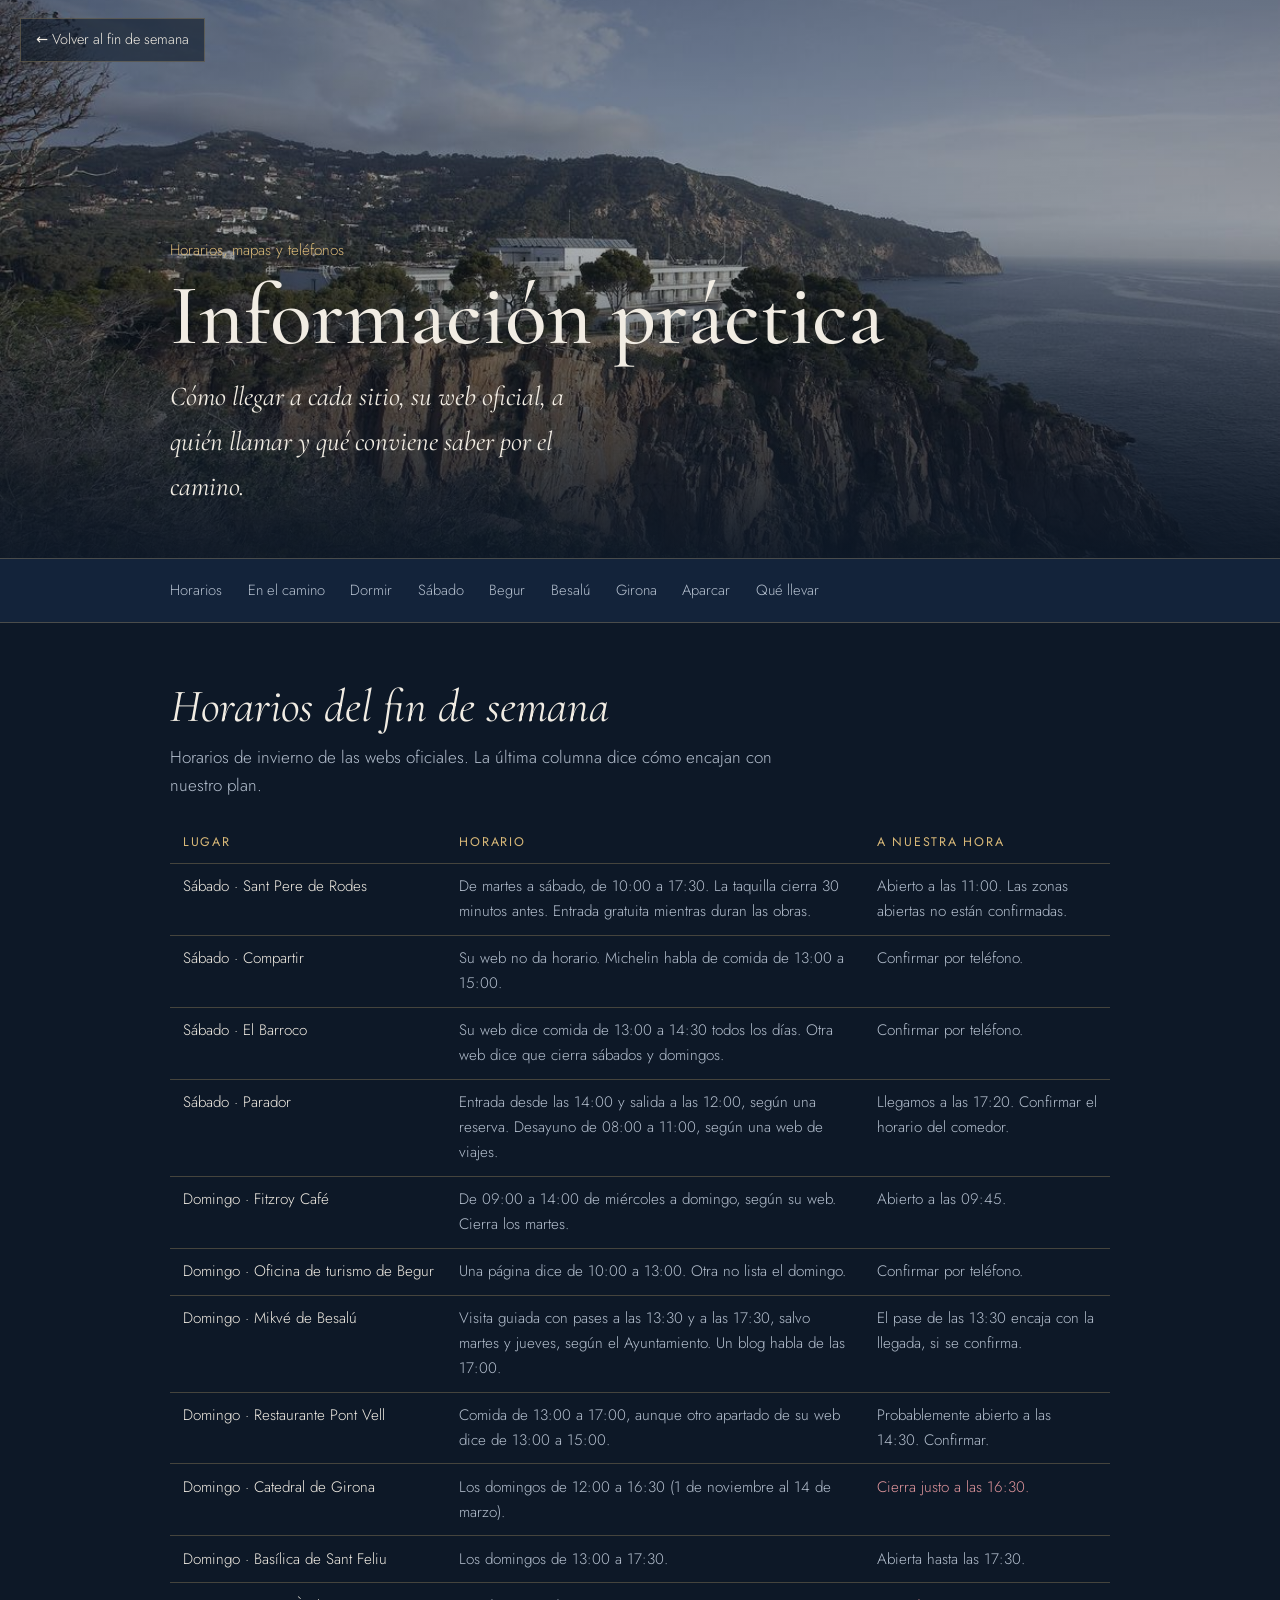
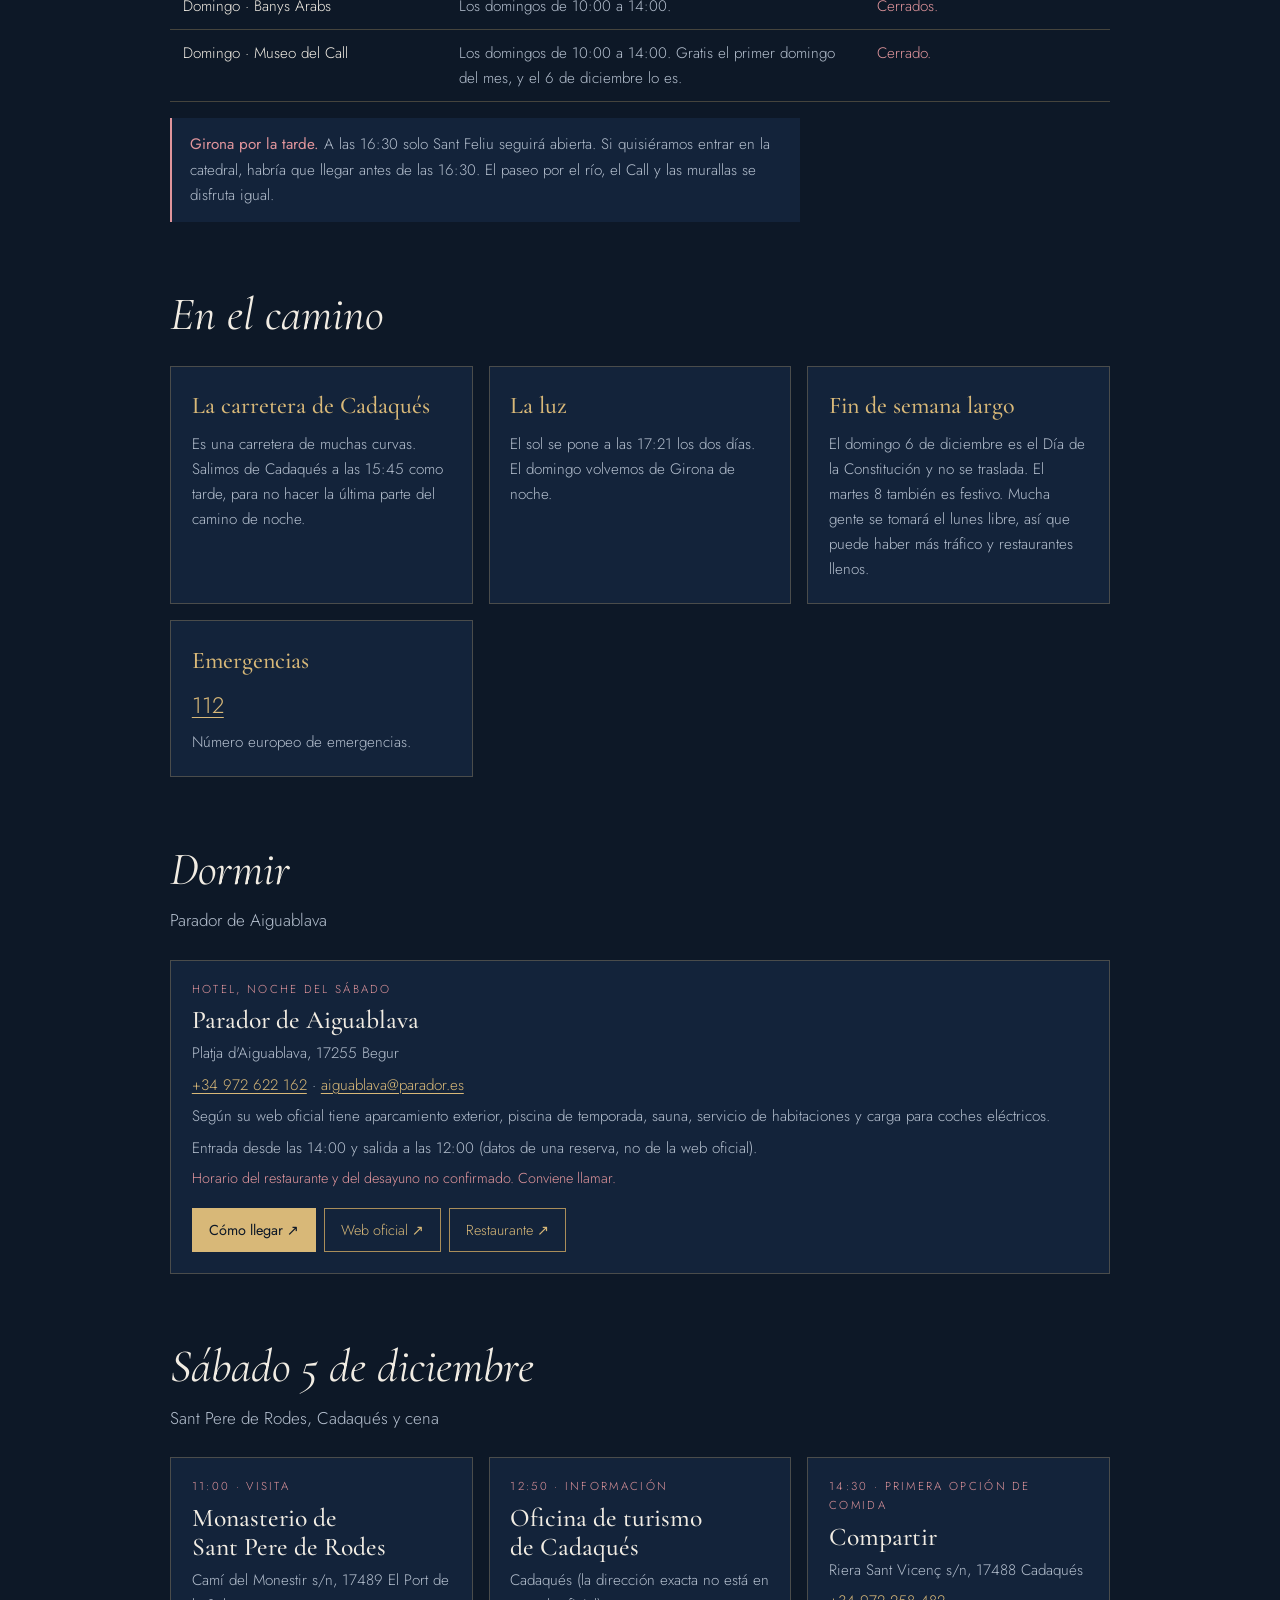
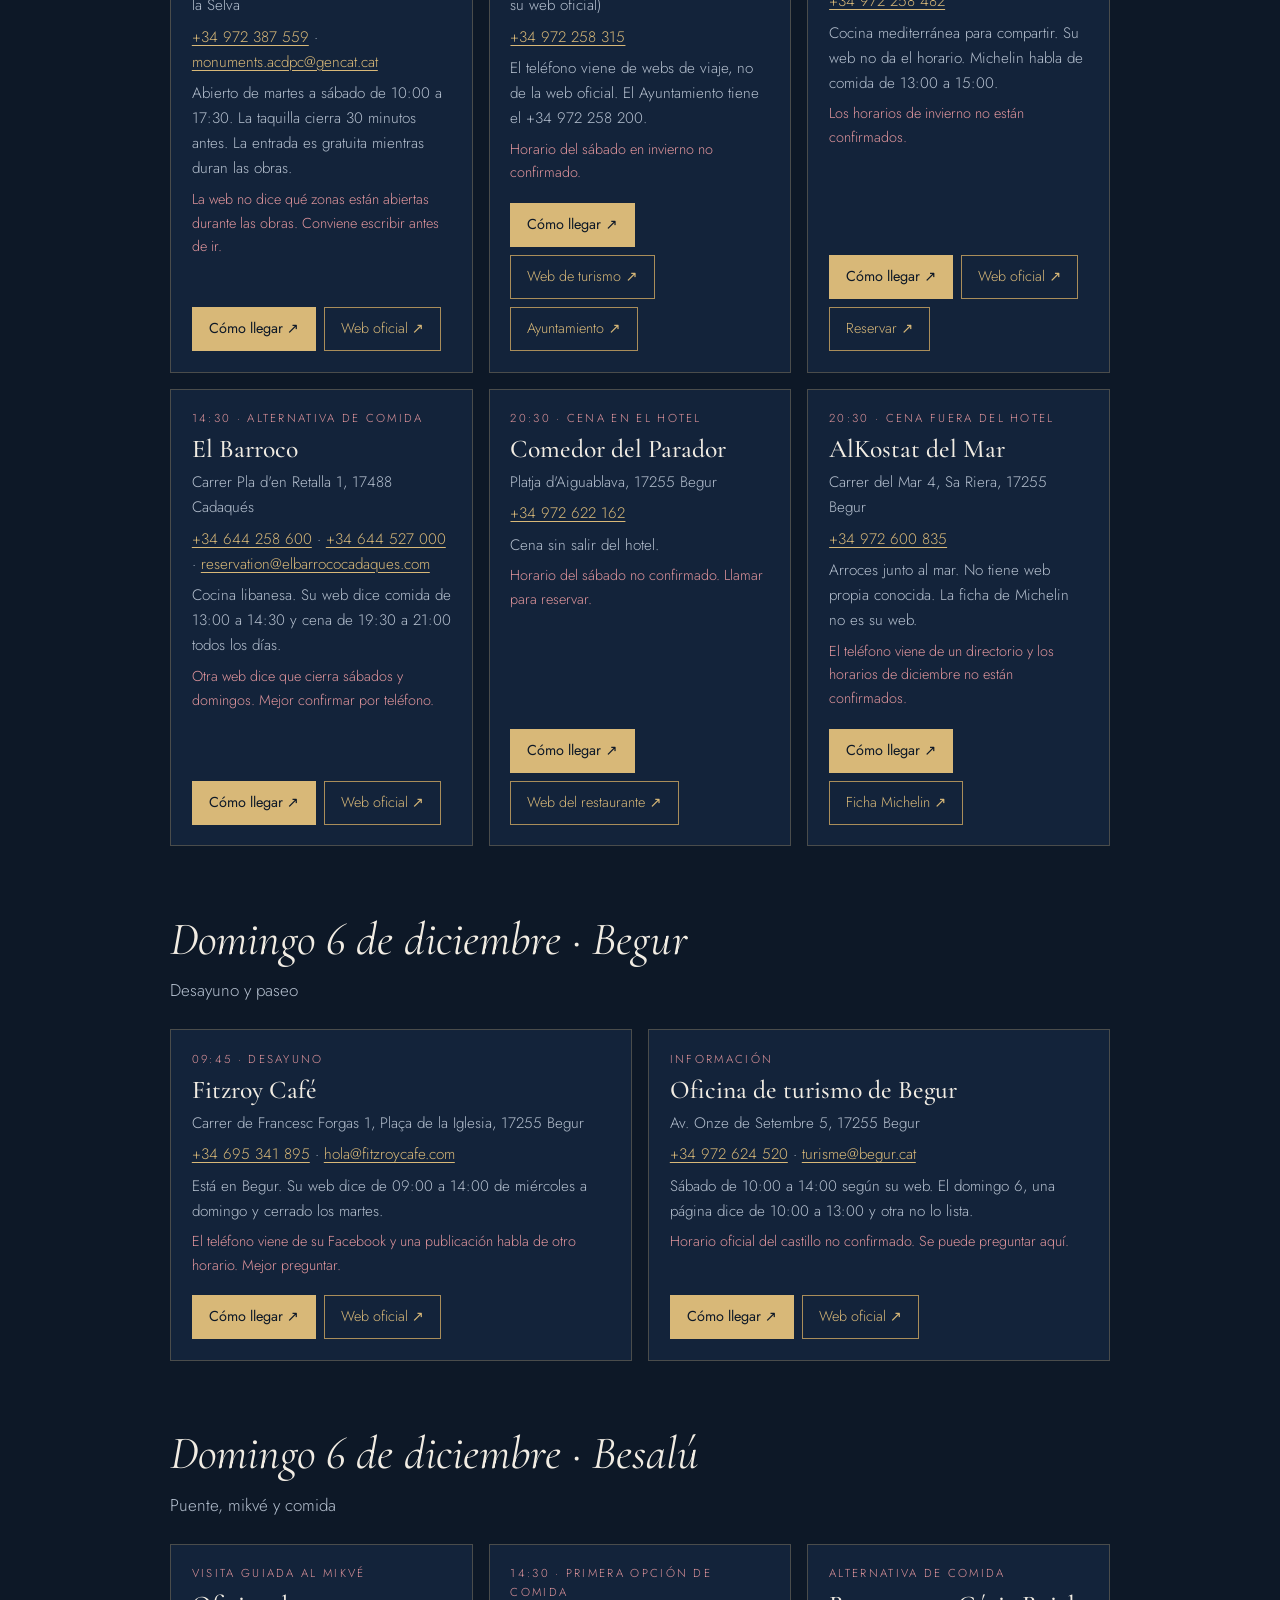
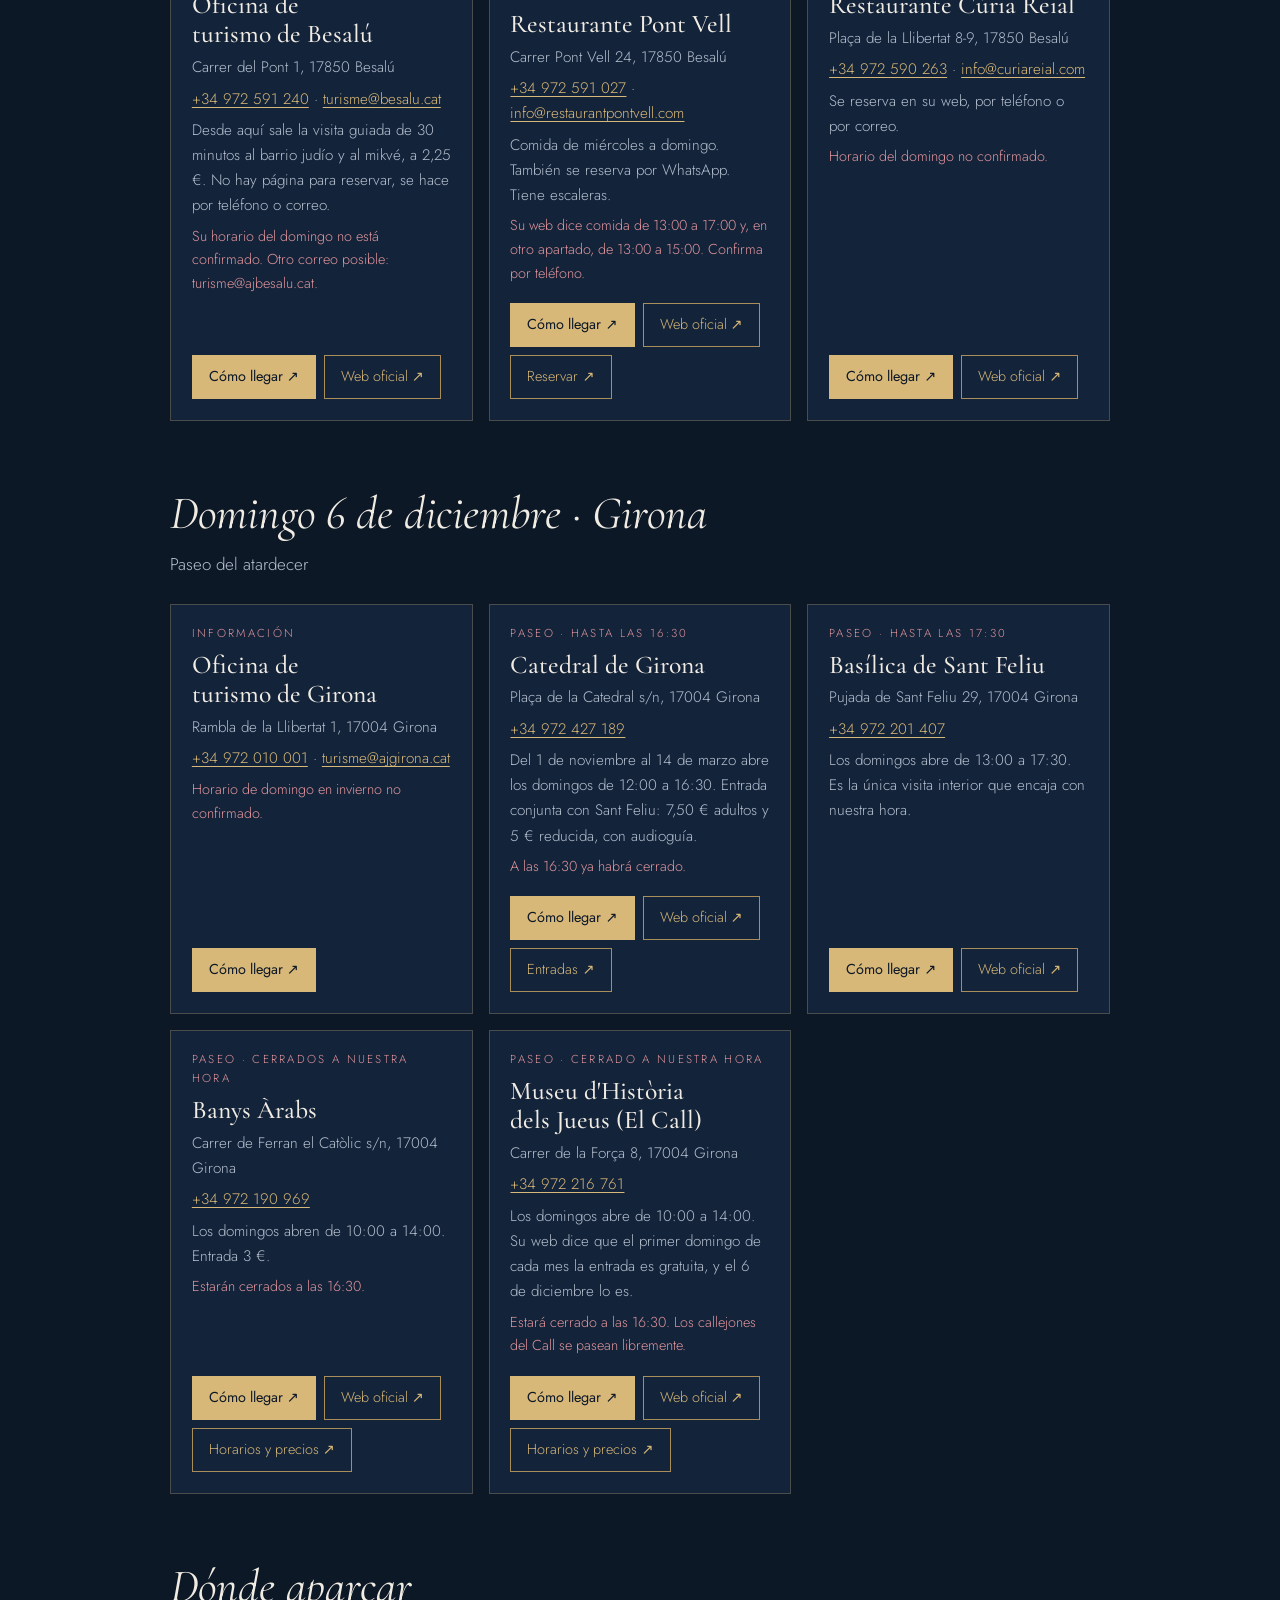
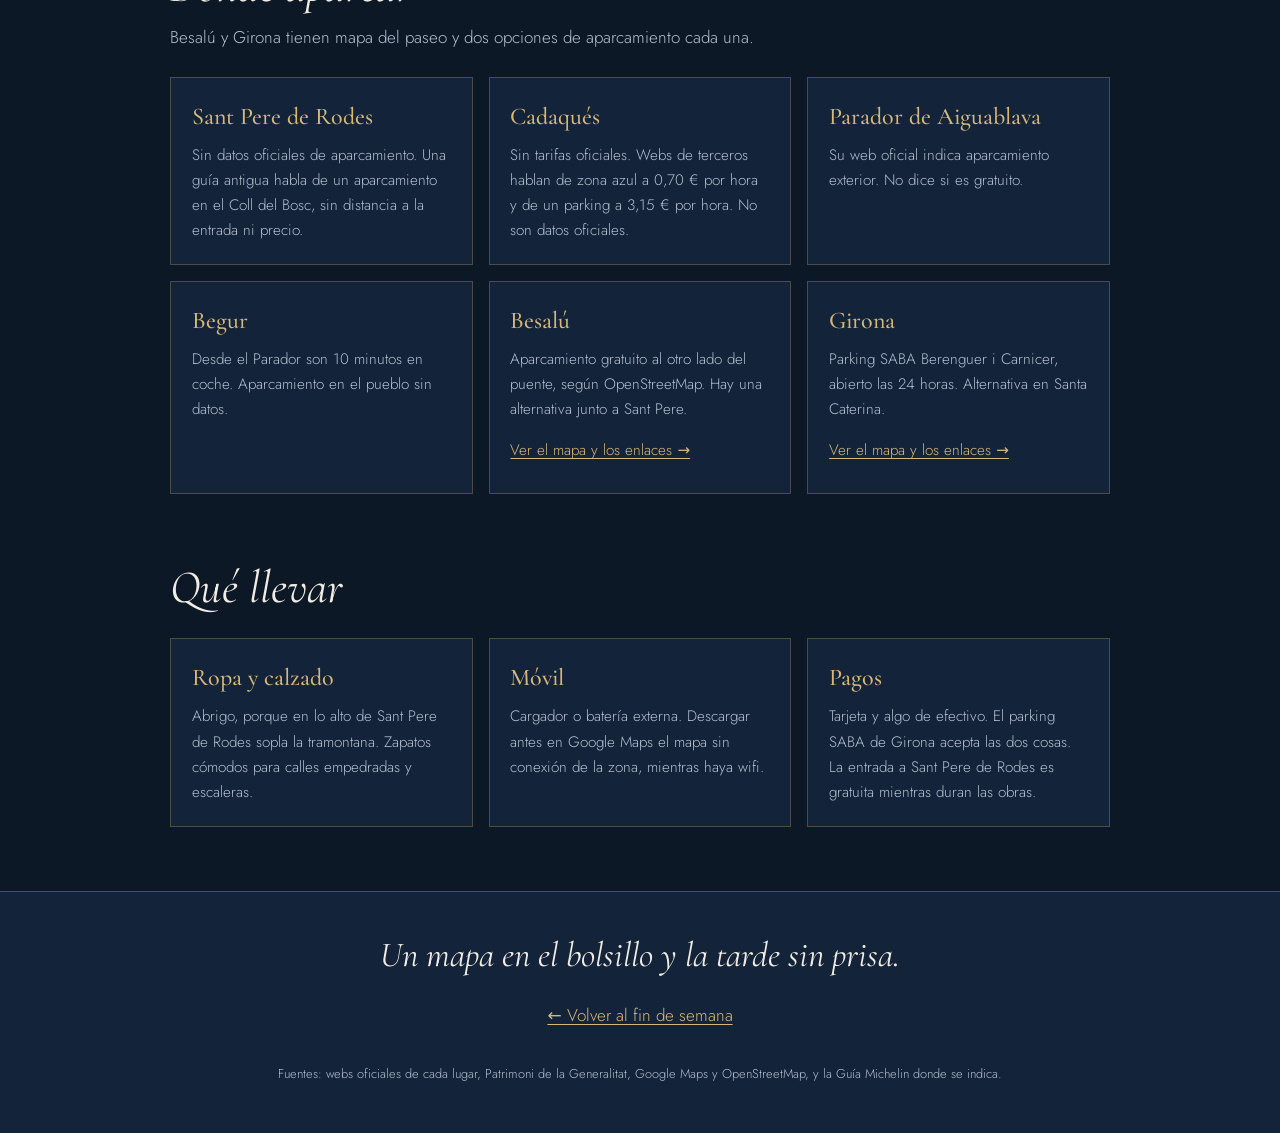
<file: practico.html>
<!DOCTYPE html>
<html lang="es">
<head>
<meta charset="utf-8">
<meta name="viewport" content="width=device-width,initial-scale=1,viewport-fit=cover"><meta name="robots" content="noindex,nofollow"><meta name="theme-color" content="#0d1827"><meta name="apple-mobile-web-app-capable" content="yes"><meta name="mobile-web-app-capable" content="yes"><meta name="apple-mobile-web-app-title" content="Costa Brava"><meta name="apple-mobile-web-app-status-bar-style" content="black"><link rel="manifest" href="manifest.webmanifest"><link rel="apple-touch-icon" href="icons/apple-touch-icon.png"><link rel="icon" href="icons/icon-192.png">
<title>Información práctica</title>
<link rel="stylesheet" href="fonts/fonts.css">
<style>
  :root {
    --night: #0d1827; --night-2: #13233a; --night-3: #1a2f4c;
    --text: #f1ece3; --text-soft: #b4bfce;
    --gold: #d8b878; --gold-soft: #a98d5a; --rose: #e0959c;
    --line: rgba(216,184,120,0.28);
    --display: "Cormorant Garamond", "Iowan Old Style", Georgia, serif;
    --body: "Jost", "Avenir Next", "Segoe UI", system-ui, sans-serif;
    color-scheme: dark;
  }
  * { box-sizing: border-box; min-width: 0; }
  html { scroll-padding-top: 24px; }
  body { margin: 0; background: var(--night); color: var(--text); font-family: var(--body); font-size: 17px; line-height: 1.65; font-weight: 300; overflow-x: clip;
    padding-bottom: env(safe-area-inset-bottom,0px); }
  img { display: block; max-width: 100%; }
  h1, h2, h3 { font-family: var(--display); font-weight: 500; margin: 0; text-wrap: balance; }
  p { margin: 0; }
  a { color: var(--gold); text-underline-offset: 0.18em; text-decoration-thickness: 1px; }
  .wrap { max-width: 980px; margin-inline: auto; padding-left: max(20px, env(safe-area-inset-left,0px)); padding-right: max(20px, env(safe-area-inset-right,0px)); }

  .back { position: absolute; top: calc(env(safe-area-inset-top,0px) + 18px); left: max(20px, env(safe-area-inset-left,0px)); z-index: 2;
    font-size: 0.9rem; color: var(--text); text-decoration: none; background: rgba(13,24,39,0.6); border: 1px solid var(--line); padding: 0.5rem 0.95rem; min-height: 44px; display: inline-flex; align-items: center; }
  .back:hover, .back:focus-visible { border-color: var(--gold); color: var(--gold); }

  .hero { position: relative; isolation: isolate; overflow: hidden; min-height: 62vh; display: flex; align-items: flex-end; }
  .hero img { position: absolute; inset: 0; width: 100%; height: 100%; object-fit: cover; z-index: -2; }
  .hero::after { content: ""; position: absolute; inset: 0; z-index: -1; background: linear-gradient(180deg, rgba(13,24,39,0.45) 0%, rgba(13,24,39,0.3) 40%, rgba(13,24,39,0.95) 100%); }
  .hero .wrap { width: 100%; padding-block: 8rem 3rem; }
  .kicker { color: var(--gold); font-size: 0.95rem; }
  .hero h1 { font-size: clamp(2.8rem, 8vw, 5.4rem); line-height: 1; margin-top: 0.6rem; }
  .hero .sub { font-family: var(--display); font-style: italic; font-size: clamp(1.25rem, 3vw, 1.7rem); margin-top: 1rem; max-width: 34ch; }

  .toc { border-block: 1px solid var(--line); background: var(--night-2); }
  .toc .wrap { display: flex; flex-wrap: wrap; gap: 0.2rem 1.6rem; padding-block: 0.6rem; }
  .toc a { color: var(--text-soft); text-decoration: none; font-size: 0.92rem; min-height: 44px; display: inline-flex; align-items: center; }
  .toc a:hover, .toc a:focus-visible { color: var(--gold); }

  section.band { padding-block: 3.6rem 0.6rem; }
  .band h2 { font-size: clamp(2rem, 5vw, 2.9rem); font-style: italic; font-weight: 400; line-height: 1.1; }
  .band .lead { color: var(--text-soft); margin-top: 0.7rem; max-width: 62ch; }

  .why p.big { font-family: var(--display); font-size: clamp(1.35rem, 3.2vw, 1.75rem); line-height: 1.45; margin-top: 1.2rem; max-width: 40ch; }
  .why ul { list-style: none; padding: 0; margin: 1.6rem 0 0; display: grid; grid-template-columns: repeat(auto-fit, minmax(230px, 1fr)); gap: 1rem; }
  .why li { border-top: 1px solid var(--line); padding-top: 0.8rem; color: var(--text-soft); }
  .why li b { display: block; color: var(--text); font-family: var(--display); font-size: 1.35rem; font-weight: 500; }

  .cards { display: grid; grid-template-columns: repeat(auto-fit, minmax(260px, 1fr)); gap: 1rem; margin-top: 1.6rem; }
  .card { background: var(--night-2); border: 1px solid var(--line); padding: 1.2rem 1.3rem 1.3rem; }
  .card h3 { font-size: 1.5rem; color: var(--gold); font-weight: 500; }
  .card .hl { font-family: var(--display); font-size: 1.9rem; line-height: 1.15; margin-top: 0.4rem; white-space: nowrap; }
  .card p, .card li { color: var(--text-soft); font-size: 0.95rem; }
  .card p { margin-top: 0.4rem; }
  .card ul { margin: 0.5rem 0 0; padding-left: 1.1rem; }
  .card strong { color: var(--text); font-weight: 400; }
  .note { margin-top: 1rem; padding: 0.9rem 1.1rem; border-left: 2px solid var(--rose); background: var(--night-2); color: var(--text-soft); font-size: 0.95rem; max-width: 70ch; }
  .note b { color: var(--rose); font-weight: 400; }

  .tour { list-style: none; padding: 0; margin: 1.8rem 0 0; counter-reset: s; }
  .tour li { counter-increment: s; display: grid; grid-template-columns: 3.2rem minmax(0,1fr); gap: 0 1.1rem; position: relative; padding-bottom: 1.8rem; }
  .tour li::before { content: counter(s); font-family: var(--display); font-size: 1.5rem; color: var(--night); background: var(--gold); width: 2.6rem; height: 2.6rem; border-radius: 50%; display: grid; place-items: center; line-height: 1; }
  .tour li::after { content: ""; position: absolute; left: 1.3rem; top: 2.9rem; bottom: 0.2rem; width: 1px; background: var(--line); }
  .tour li:last-child::after { display: none; }
  .tour h3 { font-size: clamp(1.45rem, 3.4vw, 1.85rem); line-height: 1.15; padding-top: 0.2rem; }
  .tour h3 small { font-family: var(--body); font-size: 0.8rem; color: var(--rose); font-weight: 400; margin-left: 0.5rem; white-space: nowrap; }
  .tour p { color: var(--text-soft); margin-top: 0.4rem; max-width: 64ch; }
  .tour p strong { color: var(--text); font-weight: 400; }
  .fig { margin: 0.9rem 0 0.2rem; max-width: 520px; }
  .fig img { width: 100%; height: auto; aspect-ratio: 4 / 3; object-fit: cover; object-position: center 40%; border: 1px solid var(--line); background: var(--night-2); }
  .tag { display: inline-block; font-size: 0.75rem; color: var(--night); background: var(--rose); padding: 0.1rem 0.55rem; margin-left: 0.4rem; vertical-align: middle; font-family: var(--body); font-weight: 500; }

  .timeline { margin-top: 1.8rem; border-left: 1px solid var(--line); padding-left: 1.4rem; display: grid; gap: 1.2rem; }
  .ev { position: relative; }
  .ev::before { content: ""; position: absolute; left: calc(-1.4rem - 5px); top: 0.55rem; width: 9px; height: 9px; border-radius: 50%; background: var(--night); border: 1.5px solid var(--gold); }
  .ev .y { font-family: var(--display); font-size: 1.45rem; color: var(--rose); line-height: 1.2; white-space: nowrap; }
  .ev p { color: var(--text-soft); max-width: 64ch; }
  .legend { margin-top: 1.6rem; font-family: var(--display); font-style: italic; font-size: 1.25rem; line-height: 1.5; max-width: 52ch; border-top: 1px solid var(--line); padding-top: 1.2rem; }
  .legend span { display: block; font-family: var(--body); font-style: normal; font-size: 0.85rem; color: var(--gold); margin-bottom: 0.3rem; }

  footer { margin-top: 3.4rem; background: var(--night-2); border-top: 1px solid var(--line); }
  footer .wrap { padding-block: 2.6rem 3rem; text-align: center; }
  footer p.big { font-family: var(--display); font-style: italic; font-size: clamp(1.5rem, 4vw, 2.2rem); line-height: 1.25; }
  footer .src { color: var(--text-soft); font-size: 0.8rem; margin-top: 1.6rem; line-height: 1.7; }
  footer .home { display: inline-flex; align-items: center; min-height: 44px; margin-top: 1rem; }

  @media (max-width: 600px) {
    body { font-size: 16px; }
    .hero { min-height: 56vh; }
    .hero .wrap { padding-block: 6rem 2.2rem; }
    .tour li { grid-template-columns: 2.6rem minmax(0,1fr); gap: 0 0.9rem; }
    .tour li::before { width: 2.2rem; height: 2.2rem; font-size: 1.3rem; }
    .tour li::after { left: 1.1rem; top: 2.5rem; }
  }
  @media (prefers-reduced-motion: no-preference) {
    .hero .wrap > * { animation: rise 0.9s ease both; }
    .hero .wrap > *:nth-child(2) { animation-delay: 0.12s; }
    .hero .wrap > *:nth-child(3) { animation-delay: 0.24s; }
    @keyframes rise { from { opacity: 0.001; transform: translateY(12px); } to { opacity: 1; transform: none; } }
  }

.ml { display: inline-flex; align-items: center; min-height: 44px; font-size: 0.9rem; color: var(--gold); }
.places { display: grid; grid-template-columns: repeat(auto-fit, minmax(300px, 1fr)); gap: 1rem; margin-top: 1.6rem; }
.place { background: var(--night-2); border: 1px solid var(--line); padding: 1.2rem 1.3rem 1.3rem; display: flex; flex-direction: column; gap: 0.4rem; }
.place .role { font-size: 0.72rem; letter-spacing: 0.2em; text-transform: uppercase; color: var(--rose); }
.place h3 { font-size: 1.6rem; line-height: 1.15; }
.place p { color: var(--text-soft); font-size: 0.95rem; }
.place p a { color: var(--gold); }
.place .warn { color: var(--rose); font-size: 0.9rem; }
.place .btns { display: flex; flex-wrap: wrap; gap: 0.5rem; margin-top: auto; padding-top: 0.7rem; }
.btn { display: inline-flex; align-items: center; min-height: 44px; padding: 0 1rem; border: 1px solid var(--gold-soft); color: var(--gold); text-decoration: none; font-size: 0.9rem; }
.btn:hover, .btn:focus-visible { background: var(--night-3); border-color: var(--gold); }
.btn.fill { background: var(--gold); color: var(--night); border-color: var(--gold); font-weight: 400; }
.btn.fill:hover, .btn.fill:focus-visible { background: #e6ca90; }
.tbl { width: 100%; border-collapse: collapse; margin-top: 1.4rem; }
.tbl th, .tbl td { text-align: left; padding: 0.65rem 0.8rem; border-bottom: 1px solid var(--line); vertical-align: top; font-size: 0.95rem; color: var(--text-soft); }
.tbl th { color: var(--gold); font-weight: 400; font-size: 0.78rem; letter-spacing: 0.14em; text-transform: uppercase; }
.tbl td:first-child { color: var(--text); white-space: nowrap; }
.tbl .closed { color: var(--rose); }
@media (max-width: 640px) {
  .tbl, .tbl tbody, .tbl tr, .tbl td { display: block; }
  .tbl thead { display: none; }
  .tbl tr { padding: 0.7rem 0; border-bottom: 1px solid var(--line); }
  .tbl td { border: 0; padding: 0.1rem 0; }
  .tbl td:first-child { white-space: normal; }
}

</style>
</head>
<body>

<header class="hero">
  <a class="back" href="index.html">← Volver al fin de semana</a>
  <img src="images/parador.jpg" alt="El Parador de Aiguablava sobre el acantilado, frente al mar">
  <div class="wrap">
    <div class="kicker">Horarios, mapas y teléfonos</div>
    <h1>Información práctica</h1>
    <p class="sub">Cómo llegar a cada sitio, su web oficial, a quién llamar y qué conviene saber por el camino.</p>
  </div>
</header>

<nav class="toc" aria-label="Secciones">
  <div class="wrap">
    <a href="#horarios">Horarios</a>
    <a href="#camino">En el camino</a>
    <a href="#dormir">Dormir</a>
    <a href="#sabado">Sábado</a>
    <a href="#begur">Begur</a>
    <a href="#besalu">Besalú</a>
    <a href="#girona">Girona</a>
    <a href="#aparcar">Aparcar</a>
    <a href="#llevar">Qué llevar</a>
  </div>
</nav>
<section class="band" id="horarios">
  <div class="wrap">
    <h2>Horarios del fin de semana</h2>
    <p class="lead">Horarios de invierno de las webs oficiales. La última columna dice cómo encajan con nuestro plan.</p>
    <table class="tbl">
      <thead><tr><th>Lugar</th><th>Horario</th><th>A nuestra hora</th></tr></thead>
      <tbody>
        <tr><td>Sábado · Sant Pere de Rodes</td><td>De martes a sábado, de 10:00 a 17:30. La taquilla cierra 30 minutos antes. Entrada gratuita mientras duran las obras.</td><td>Abierto a las 11:00. Las zonas abiertas no están confirmadas.</td></tr>
        <tr><td>Sábado · Compartir</td><td>Su web no da horario. Michelin habla de comida de 13:00 a 15:00.</td><td>Confirmar por teléfono.</td></tr>
        <tr><td>Sábado · El Barroco</td><td>Su web dice comida de 13:00 a 14:30 todos los días. Otra web dice que cierra sábados y domingos.</td><td>Confirmar por teléfono.</td></tr>
        <tr><td>Sábado · Parador</td><td>Entrada desde las 14:00 y salida a las 12:00, según una reserva. Desayuno de 08:00 a 11:00, según una web de viajes.</td><td>Llegamos a las 17:20. Confirmar el horario del comedor.</td></tr>
        <tr><td>Domingo · Fitzroy Café</td><td>De 09:00 a 14:00 de miércoles a domingo, según su web. Cierra los martes.</td><td>Abierto a las 09:45.</td></tr>
        <tr><td>Domingo · Oficina de turismo de Begur</td><td>Una página dice de 10:00 a 13:00. Otra no lista el domingo.</td><td>Confirmar por teléfono.</td></tr>
        <tr><td>Domingo · Mikvé de Besalú</td><td>Visita guiada con pases a las 13:30 y a las 17:30, salvo martes y jueves, según el Ayuntamiento. Un blog habla de las 17:00.</td><td>El pase de las 13:30 encaja con la llegada, si se confirma.</td></tr>
        <tr><td>Domingo · Restaurante Pont Vell</td><td>Comida de 13:00 a 17:00, aunque otro apartado de su web dice de 13:00 a 15:00.</td><td>Probablemente abierto a las 14:30. Confirmar.</td></tr>
        <tr><td>Domingo · Catedral de Girona</td><td>Los domingos de 12:00 a 16:30 (1 de noviembre al 14 de marzo).</td><td class="closed">Cierra justo a las 16:30.</td></tr>
        <tr><td>Domingo · Basílica de Sant Feliu</td><td>Los domingos de 13:00 a 17:30.</td><td>Abierta hasta las 17:30.</td></tr>
        <tr><td>Domingo · Banys Àrabs</td><td>Los domingos de 10:00 a 14:00.</td><td class="closed">Cerrados.</td></tr>
        <tr><td>Domingo · Museo del Call</td><td>Los domingos de 10:00 a 14:00. Gratis el primer domingo del mes, y el 6 de diciembre lo es.</td><td class="closed">Cerrado.</td></tr>
      </tbody>
    </table>
    <div class="note"><b>Girona por la tarde.</b> A las 16:30 solo Sant Feliu seguirá abierta. Si quisiéramos entrar en la catedral, habría que llegar antes de las 16:30. El paseo por el río, el Call y las murallas se disfruta igual.</div>
  </div>
</section>

<section class="band" id="camino">
  <div class="wrap">
    <h2>En el camino</h2>
    <div class="cards">
      <div class="card">
        <h3>La carretera de Cadaqués</h3>
        <p>Es una carretera de muchas curvas. Salimos de Cadaqués a las 15:45 como tarde, para no hacer la última parte del camino de noche.</p>
      </div>
      <div class="card">
        <h3>La luz</h3>
        <p>El sol se pone a las 17:21 los dos días. El domingo volvemos de Girona de noche.</p>
      </div>
      <div class="card">
        <h3>Fin de semana largo</h3>
        <p>El domingo 6 de diciembre es el Día de la Constitución y no se traslada. El martes 8 también es festivo. Mucha gente se tomará el lunes libre, así que puede haber más tráfico y restaurantes llenos.</p>
      </div>
      <div class="card">
        <h3>Emergencias</h3>
        <p><a href="tel:112" style="font-size:1.4rem">112</a></p>
        <p>Número europeo de emergencias.</p>
      </div>
    </div>
  </div>
</section>
<section class="band" id="dormir"><div class="wrap">
<h2>Dormir</h2><p class="lead">Parador de Aiguablava</p><div class="places">
<div class="place">
<div class="role">Hotel, noche del sábado</div>
<h3>Parador de Aiguablava</h3>
<p>Platja d'Aiguablava, 17255 Begur</p>
<p><a href="tel:+34972622162">+34 972 622 162</a> · <a href="mailto:aiguablava@parador.es">aiguablava@parador.es</a></p>
<p>Según su web oficial tiene aparcamiento exterior, piscina de temporada, sauna, servicio de habitaciones y carga para coches eléctricos.</p>
<p>Entrada desde las 14:00 y salida a las 12:00 (datos de una reserva, no de la web oficial).</p>
<p class="warn">Horario del restaurante y del desayuno no confirmado. Conviene llamar.</p>
<div class="btns"><a class="btn fill" href="https://www.google.com/maps/dir/?api=1&amp;destination=Parador+de+Aiguablava%2C+Begur" target="_blank" rel="noopener">Cómo llegar ↗</a><a class="btn" href="https://paradores.es/en/parador-de-aiguablava" target="_blank" rel="noopener">Web oficial ↗</a><a class="btn" href="https://paradores.es/en/restaurant-parador-de-aiguablava" target="_blank" rel="noopener">Restaurante ↗</a></div></div>
</div></div></section>
<section class="band" id="sabado"><div class="wrap">
<h2>Sábado 5 de diciembre</h2><p class="lead">Sant Pere de Rodes, Cadaqués y cena</p><div class="places">
<div class="place">
<div class="role">11:00 · Visita</div>
<h3>Monasterio de Sant Pere de Rodes</h3>
<p>Camí del Monestir s/n, 17489 El Port de la Selva</p>
<p><a href="tel:+34972387559">+34 972 387 559</a> · <a href="mailto:monuments.acdpc@gencat.cat">monuments.acdpc@gencat.cat</a></p>
<p>Abierto de martes a sábado de 10:00 a 17:30. La taquilla cierra 30 minutos antes. La entrada es gratuita mientras duran las obras.</p>
<p class="warn">La web no dice qué zonas están abiertas durante las obras. Conviene escribir antes de ir.</p>
<div class="btns"><a class="btn fill" href="https://www.google.com/maps/dir/?api=1&amp;destination=Monestir+de+Sant+Pere+de+Rodes%2C+El+Port+de+la+Selva" target="_blank" rel="noopener">Cómo llegar ↗</a><a class="btn" href="https://patrimoni.gencat.cat/en/monuments/monuments/sant-pere-de-rodes-monumental-complex" target="_blank" rel="noopener">Web oficial ↗</a></div></div>
<div class="place">
<div class="role">12:50 · Información</div>
<h3>Oficina de turismo de Cadaqués</h3>
<p>Cadaqués (la dirección exacta no está en su web oficial)</p>
<p><a href="tel:+34972258315">+34 972 258 315</a></p>
<p>El teléfono viene de webs de viaje, no de la web oficial. El Ayuntamiento tiene el +34 972 258 200.</p>
<p class="warn">Horario del sábado en invierno no confirmado.</p>
<div class="btns"><a class="btn fill" href="https://www.google.com/maps/dir/?api=1&amp;destination=Oficina+de+Turisme%2C+Cadaqu%C3%A9s" target="_blank" rel="noopener">Cómo llegar ↗</a><a class="btn" href="https://www.visitcadaques.org" target="_blank" rel="noopener">Web de turismo ↗</a><a class="btn" href="https://www.cadaques.cat" target="_blank" rel="noopener">Ayuntamiento ↗</a></div></div>
<div class="place">
<div class="role">14:30 · Primera opción de comida</div>
<h3>Compartir</h3>
<p>Riera Sant Vicenç s/n, 17488 Cadaqués</p>
<p><a href="tel:+34972258482">+34 972 258 482</a></p>
<p>Cocina mediterránea para compartir. Su web no da el horario. Michelin habla de comida de 13:00 a 15:00.</p>
<p class="warn">Los horarios de invierno no están confirmados.</p>
<div class="btns"><a class="btn fill" href="https://www.google.com/maps/dir/?api=1&amp;destination=Compartir+Cadaqu%C3%A9s" target="_blank" rel="noopener">Cómo llegar ↗</a><a class="btn" href="https://www.compartircadaques.com" target="_blank" rel="noopener">Web oficial ↗</a><a class="btn" href="https://www.compartircadaques.com/reserves-ca/" target="_blank" rel="noopener">Reservar ↗</a></div></div>
<div class="place">
<div class="role">14:30 · Alternativa de comida</div>
<h3>El Barroco</h3>
<p>Carrer Pla d'en Retalla 1, 17488 Cadaqués</p>
<p><a href="tel:+34644258600">+34 644 258 600</a> · <a href="tel:+34644527000">+34 644 527 000</a> · <a href="mailto:reservation@elbarrococadaques.com">reservation@elbarrococadaques.com</a></p>
<p>Cocina libanesa. Su web dice comida de 13:00 a 14:30 y cena de 19:30 a 21:00 todos los días.</p>
<p class="warn">Otra web dice que cierra sábados y domingos. Mejor confirmar por teléfono.</p>
<div class="btns"><a class="btn fill" href="https://www.google.com/maps/dir/?api=1&amp;destination=El+Barroco+Cadaqu%C3%A9s" target="_blank" rel="noopener">Cómo llegar ↗</a><a class="btn" href="https://elbarrococadaques.com" target="_blank" rel="noopener">Web oficial ↗</a></div></div>
<div class="place">
<div class="role">20:30 · Cena en el hotel</div>
<h3>Comedor del Parador</h3>
<p>Platja d'Aiguablava, 17255 Begur</p>
<p><a href="tel:+34972622162">+34 972 622 162</a></p>
<p>Cena sin salir del hotel.</p>
<p class="warn">Horario del sábado no confirmado. Llamar para reservar.</p>
<div class="btns"><a class="btn fill" href="https://www.google.com/maps/dir/?api=1&amp;destination=Parador+de+Aiguablava%2C+Begur" target="_blank" rel="noopener">Cómo llegar ↗</a><a class="btn" href="https://paradores.es/en/restaurant-parador-de-aiguablava" target="_blank" rel="noopener">Web del restaurante ↗</a></div></div>
<div class="place">
<div class="role">20:30 · Cena fuera del hotel</div>
<h3>AlKostat del Mar</h3>
<p>Carrer del Mar 4, Sa Riera, 17255 Begur</p>
<p><a href="tel:+34972600835">+34 972 600 835</a></p>
<p>Arroces junto al mar. No tiene web propia conocida. La ficha de Michelin no es su web.</p>
<p class="warn">El teléfono viene de un directorio y los horarios de diciembre no están confirmados.</p>
<div class="btns"><a class="btn fill" href="https://www.google.com/maps/dir/?api=1&amp;destination=AlKostat+del+Mar%2C+Begur" target="_blank" rel="noopener">Cómo llegar ↗</a><a class="btn" href="https://guide.michelin.com/en/catalunya/begur/restaurant/alkostat-del-mar" target="_blank" rel="noopener">Ficha Michelin ↗</a></div></div>
</div></div></section>
<section class="band" id="begur"><div class="wrap">
<h2>Domingo 6 de diciembre · Begur</h2><p class="lead">Desayuno y paseo</p><div class="places">
<div class="place">
<div class="role">09:45 · Desayuno</div>
<h3>Fitzroy Café</h3>
<p>Carrer de Francesc Forgas 1, Plaça de la Iglesia, 17255 Begur</p>
<p><a href="tel:+34695341895">+34 695 341 895</a> · <a href="mailto:hola@fitzroycafe.com">hola@fitzroycafe.com</a></p>
<p>Está en Begur. Su web dice de 09:00 a 14:00 de miércoles a domingo y cerrado los martes.</p>
<p class="warn">El teléfono viene de su Facebook y una publicación habla de otro horario. Mejor preguntar.</p>
<div class="btns"><a class="btn fill" href="https://www.google.com/maps/dir/?api=1&amp;destination=Fitzroy+Caf%C3%A9%2C+Pla%C3%A7a+de+la+Iglesia%2C+Begur" target="_blank" rel="noopener">Cómo llegar ↗</a><a class="btn" href="https://fitzroycafe.com" target="_blank" rel="noopener">Web oficial ↗</a></div></div>
<div class="place">
<div class="role">Información</div>
<h3>Oficina de turismo de Begur</h3>
<p>Av. Onze de Setembre 5, 17255 Begur</p>
<p><a href="tel:+34972624520">+34 972 624 520</a> · <a href="mailto:turisme@begur.cat">turisme@begur.cat</a></p>
<p>Sábado de 10:00 a 14:00 según su web. El domingo 6, una página dice de 10:00 a 13:00 y otra no lo lista.</p>
<p class="warn">Horario oficial del castillo no confirmado. Se puede preguntar aquí.</p>
<div class="btns"><a class="btn fill" href="https://www.google.com/maps/dir/?api=1&amp;destination=Oficina+de+Turisme%2C+Avinguda+Onze+de+Setembre+5%2C+Begur" target="_blank" rel="noopener">Cómo llegar ↗</a><a class="btn" href="https://visitbegur.cat" target="_blank" rel="noopener">Web oficial ↗</a></div></div>
</div></div></section>
<section class="band" id="besalu"><div class="wrap">
<h2>Domingo 6 de diciembre · Besalú</h2><p class="lead">Puente, mikvé y comida</p><div class="places">
<div class="place">
<div class="role">Visita guiada al mikvé</div>
<h3>Oficina de turismo de Besalú</h3>
<p>Carrer del Pont 1, 17850 Besalú</p>
<p><a href="tel:+34972591240">+34 972 591 240</a> · <a href="mailto:turisme@besalu.cat">turisme@besalu.cat</a></p>
<p>Desde aquí sale la visita guiada de 30 minutos al barrio judío y al mikvé, a 2,25 €. No hay página para reservar, se hace por teléfono o correo.</p>
<p class="warn">Su horario del domingo no está confirmado. Otro correo posible: turisme@ajbesalu.cat.</p>
<div class="btns"><a class="btn fill" href="https://www.google.com/maps/dir/?api=1&amp;destination=Oficina+de+Turisme+Besal%C3%BA%2C+Carrer+del+Pont+1" target="_blank" rel="noopener">Cómo llegar ↗</a><a class="btn" href="https://besalu.cat/oficina-de-turisme-2/" target="_blank" rel="noopener">Web oficial ↗</a></div></div>
<div class="place">
<div class="role">14:30 · Primera opción de comida</div>
<h3>Restaurante Pont Vell</h3>
<p>Carrer Pont Vell 24, 17850 Besalú</p>
<p><a href="tel:+34972591027">+34 972 591 027</a> · <a href="mailto:info@restaurantpontvell.com">info@restaurantpontvell.com</a></p>
<p>Comida de miércoles a domingo. También se reserva por WhatsApp. Tiene escaleras.</p>
<p class="warn">Su web dice comida de 13:00 a 17:00 y, en otro apartado, de 13:00 a 15:00. Confirma por teléfono.</p>
<div class="btns"><a class="btn fill" href="https://www.google.com/maps/dir/?api=1&amp;destination=Restaurant+Pont+Vell%2C+Besal%C3%BA" target="_blank" rel="noopener">Cómo llegar ↗</a><a class="btn" href="https://www.restaurantpontvell.com" target="_blank" rel="noopener">Web oficial ↗</a><a class="btn" href="https://restaurantpontvell.myrestoo.net" target="_blank" rel="noopener">Reservar ↗</a></div></div>
<div class="place">
<div class="role">Alternativa de comida</div>
<h3>Restaurante Cúria Reial</h3>
<p>Plaça de la Llibertat 8-9, 17850 Besalú</p>
<p><a href="tel:+34972590263">+34 972 590 263</a> · <a href="mailto:info@curiareial.com">info@curiareial.com</a></p>
<p>Se reserva en su web, por teléfono o por correo.</p>
<p class="warn">Horario del domingo no confirmado.</p>
<div class="btns"><a class="btn fill" href="https://www.google.com/maps/dir/?api=1&amp;destination=Restaurant+C%C3%BAria+Reial%2C+Besal%C3%BA" target="_blank" rel="noopener">Cómo llegar ↗</a><a class="btn" href="https://www.curiareial.com/" target="_blank" rel="noopener">Web oficial ↗</a></div></div>
</div></div></section>
<section class="band" id="girona"><div class="wrap">
<h2>Domingo 6 de diciembre · Girona</h2><p class="lead">Paseo del atardecer</p><div class="places">
<div class="place">
<div class="role">Información</div>
<h3>Oficina de turismo de Girona</h3>
<p>Rambla de la Llibertat 1, 17004 Girona</p>
<p><a href="tel:+34972010001">+34 972 010 001</a> · <a href="mailto:turisme@ajgirona.cat">turisme@ajgirona.cat</a></p>
<p class="warn">Horario de domingo en invierno no confirmado.</p>
<div class="btns"><a class="btn fill" href="https://www.google.com/maps/dir/?api=1&amp;destination=Oficina+de+Turisme%2C+Rambla+de+la+Llibertat+1%2C+Girona" target="_blank" rel="noopener">Cómo llegar ↗</a></div></div>
<div class="place">
<div class="role">Paseo · Hasta las 16:30</div>
<h3>Catedral de Girona</h3>
<p>Plaça de la Catedral s/n, 17004 Girona</p>
<p><a href="tel:+34972427189">+34 972 427 189</a></p>
<p>Del 1 de noviembre al 14 de marzo abre los domingos de 12:00 a 16:30. Entrada conjunta con Sant Feliu: 7,50 € adultos y 5 € reducida, con audioguía.</p>
<p class="warn">A las 16:30 ya habrá cerrado.</p>
<div class="btns"><a class="btn fill" href="https://www.google.com/maps/dir/?api=1&amp;destination=Catedral+de+Girona" target="_blank" rel="noopener">Cómo llegar ↗</a><a class="btn" href="https://catedraldegirona.cat/visita-cultural-catedral/" target="_blank" rel="noopener">Web oficial ↗</a><a class="btn" href="https://tickets.catedraldegirona.cat/ca/entrada-a-la-catedral-de-girona-i-basilica-de-st-feliu_i8" target="_blank" rel="noopener">Entradas ↗</a></div></div>
<div class="place">
<div class="role">Paseo · Hasta las 17:30</div>
<h3>Basílica de Sant Feliu</h3>
<p>Pujada de Sant Feliu 29, 17004 Girona</p>
<p><a href="tel:+34972201407">+34 972 201 407</a></p>
<p>Los domingos abre de 13:00 a 17:30. Es la única visita interior que encaja con nuestra hora.</p>
<div class="btns"><a class="btn fill" href="https://www.google.com/maps/dir/?api=1&amp;destination=Bas%C3%ADlica+de+Sant+Feliu%2C+Girona" target="_blank" rel="noopener">Cómo llegar ↗</a><a class="btn" href="https://catedraldegirona.cat/visita-cultural-basilica/" target="_blank" rel="noopener">Web oficial ↗</a></div></div>
<div class="place">
<div class="role">Paseo · Cerrados a nuestra hora</div>
<h3>Banys Àrabs</h3>
<p>Carrer de Ferran el Catòlic s/n, 17004 Girona</p>
<p><a href="tel:+34972190969">+34 972 190 969</a></p>
<p>Los domingos abren de 10:00 a 14:00. Entrada 3 €.</p>
<p class="warn">Estarán cerrados a las 16:30.</p>
<div class="btns"><a class="btn fill" href="https://www.google.com/maps/dir/?api=1&amp;destination=Banys+%C3%80rabs%2C+Girona" target="_blank" rel="noopener">Cómo llegar ↗</a><a class="btn" href="https://www.banysarabs.cat" target="_blank" rel="noopener">Web oficial ↗</a><a class="btn" href="https://www.banysarabs.cat/horaris-i-preus/" target="_blank" rel="noopener">Horarios y precios ↗</a></div></div>
<div class="place">
<div class="role">Paseo · Cerrado a nuestra hora</div>
<h3>Museu d'Història dels Jueus (El Call)</h3>
<p>Carrer de la Força 8, 17004 Girona</p>
<p><a href="tel:+34972216761">+34 972 216 761</a></p>
<p>Los domingos abre de 10:00 a 14:00. Su web dice que el primer domingo de cada mes la entrada es gratuita, y el 6 de diciembre lo es.</p>
<p class="warn">Estará cerrado a las 16:30. Los callejones del Call se pasean libremente.</p>
<div class="btns"><a class="btn fill" href="https://www.google.com/maps/dir/?api=1&amp;destination=Museu+d%27Hist%C3%B2ria+dels+Jueus%2C+Carrer+de+la+For%C3%A7a+8%2C+Girona" target="_blank" rel="noopener">Cómo llegar ↗</a><a class="btn" href="https://web2.girona.cat/call/cat/index.php" target="_blank" rel="noopener">Web oficial ↗</a><a class="btn" href="https://web2.girona.cat/call/cat/info.php" target="_blank" rel="noopener">Horarios y precios ↗</a></div></div>
</div></div></section>
<section class="band" id="aparcar">
  <div class="wrap">
    <h2>Dónde aparcar</h2>
    <p class="lead">Besalú y Girona tienen mapa del paseo y dos opciones de aparcamiento cada una.</p>
    <div class="cards">
      <div class="card">
        <h3>Sant Pere de Rodes</h3>
        <p>Sin datos oficiales de aparcamiento. Una guía antigua habla de un aparcamiento en el Coll del Bosc, sin distancia a la entrada ni precio.</p>
      </div>
      <div class="card">
        <h3>Cadaqués</h3>
        <p>Sin tarifas oficiales. Webs de terceros hablan de zona azul a 0,70 € por hora y de un parking a 3,15 € por hora. No son datos oficiales.</p>
      </div>
      <div class="card">
        <h3>Parador de Aiguablava</h3>
        <p>Su web oficial indica aparcamiento exterior. No dice si es gratuito.</p>
      </div>
      <div class="card">
        <h3>Begur</h3>
        <p>Desde el Parador son 10 minutos en coche. Aparcamiento en el pueblo sin datos.</p>
      </div>
      <div class="card">
        <h3>Besalú</h3>
        <p>Aparcamiento gratuito al otro lado del puente, según OpenStreetMap. Hay una alternativa junto a Sant Pere.</p>
        <p><a href="besalu.html#mapa" style="display:inline-flex;align-items:center;min-height:44px">Ver el mapa y los enlaces →</a></p>
      </div>
      <div class="card">
        <h3>Girona</h3>
        <p>Parking SABA Berenguer i Carnicer, abierto las 24 horas. Alternativa en Santa Caterina.</p>
        <p><a href="girona.html#mapa" style="display:inline-flex;align-items:center;min-height:44px">Ver el mapa y los enlaces →</a></p>
      </div>
    </div>
  </div>
</section>

<section class="band" id="llevar">
  <div class="wrap">
    <h2>Qué llevar</h2>
    <div class="cards">
      <div class="card">
        <h3>Ropa y calzado</h3>
        <p>Abrigo, porque en lo alto de Sant Pere de Rodes sopla la tramontana. Zapatos cómodos para calles empedradas y escaleras.</p>
      </div>
      <div class="card">
        <h3>Móvil</h3>
        <p>Cargador o batería externa. Descargar antes en Google Maps el mapa sin conexión de la zona, mientras haya wifi.</p>
      </div>
      <div class="card">
        <h3>Pagos</h3>
        <p>Tarjeta y algo de efectivo. El parking SABA de Girona acepta las dos cosas. La entrada a Sant Pere de Rodes es gratuita mientras duran las obras.</p>
      </div>
    </div>
  </div>
</section>

<footer>
  <div class="wrap">
    <p class="big">Un mapa en el bolsillo y la tarde sin prisa.</p>
    <a class="home" href="index.html">← Volver al fin de semana</a>
    <p class="src">Fuentes: webs oficiales de cada lugar, Patrimoni de la Generalitat, Google Maps y OpenStreetMap, y la Guía Michelin donde se indica.</p>
  </div>
</footer>

<script>if('serviceWorker' in navigator){window.addEventListener('load',function(){navigator.serviceWorker.register('sw.js');});}</script></body>
</html>
</file>
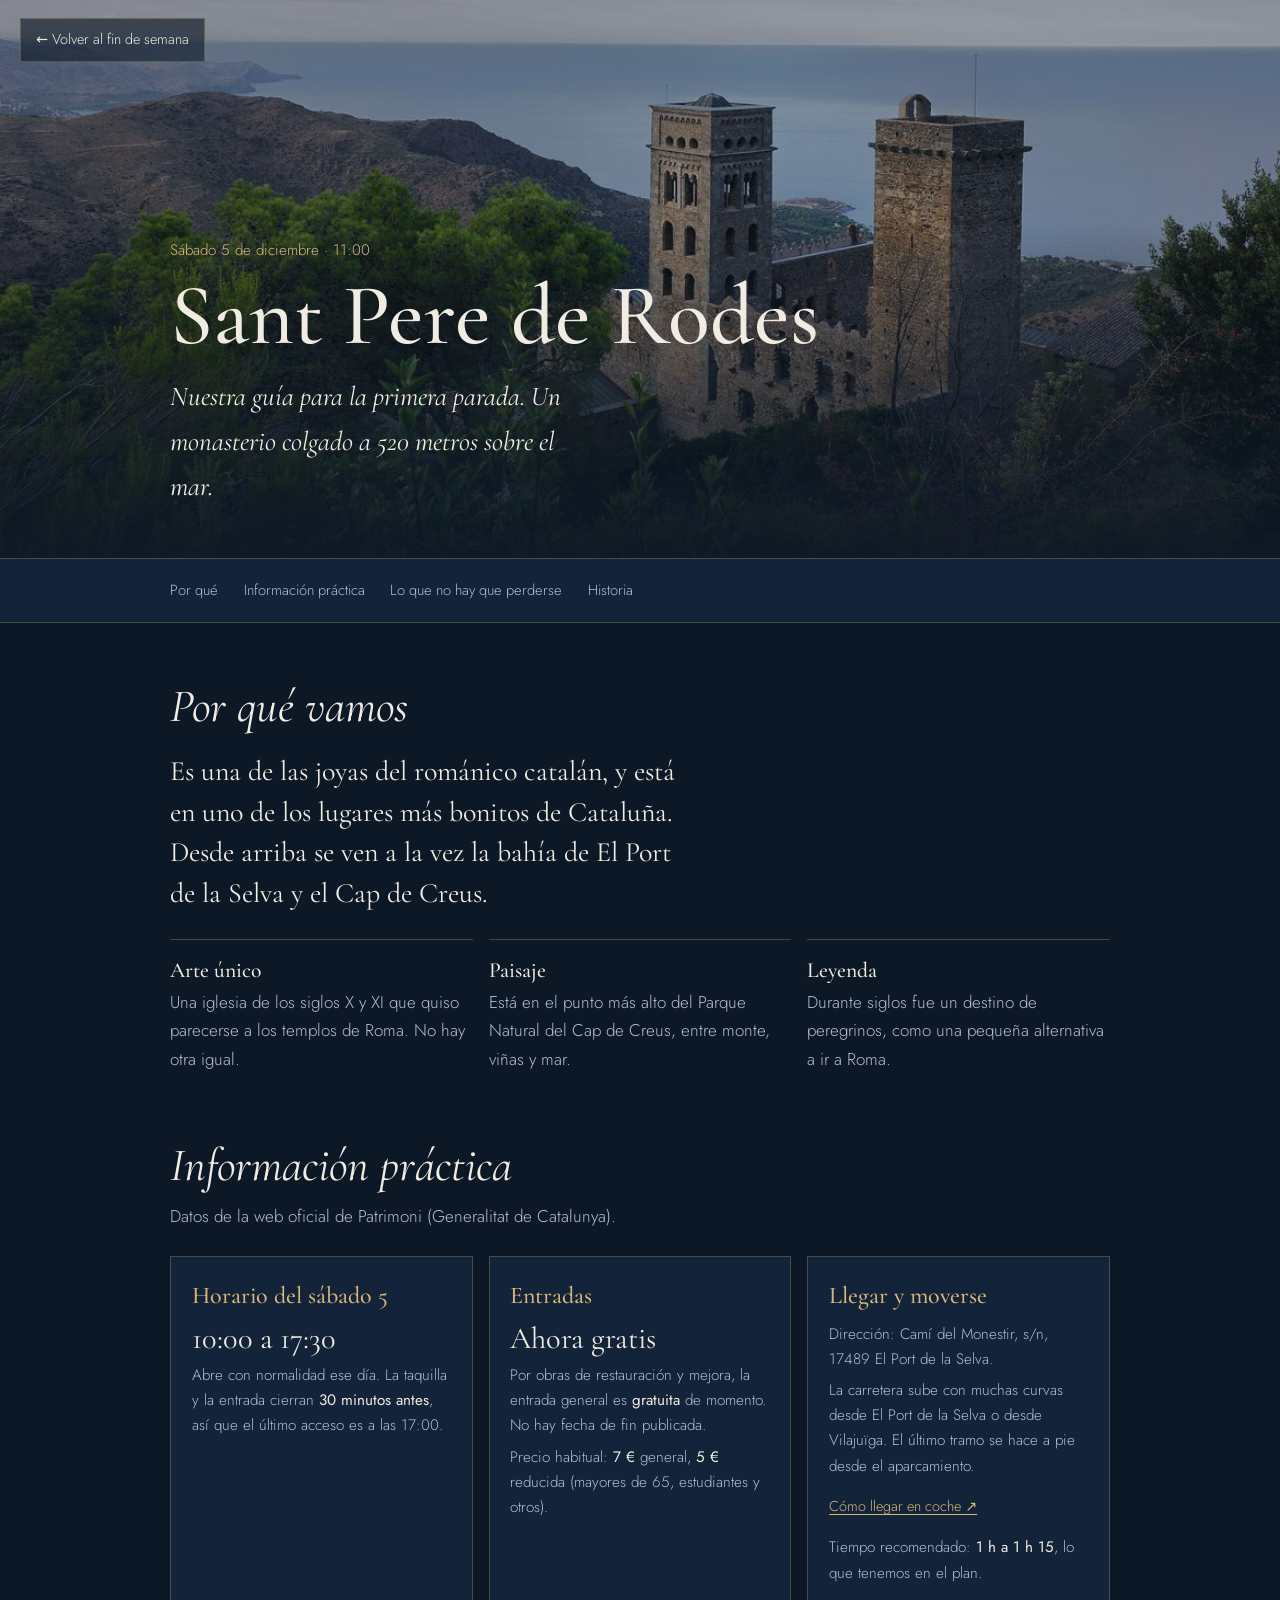
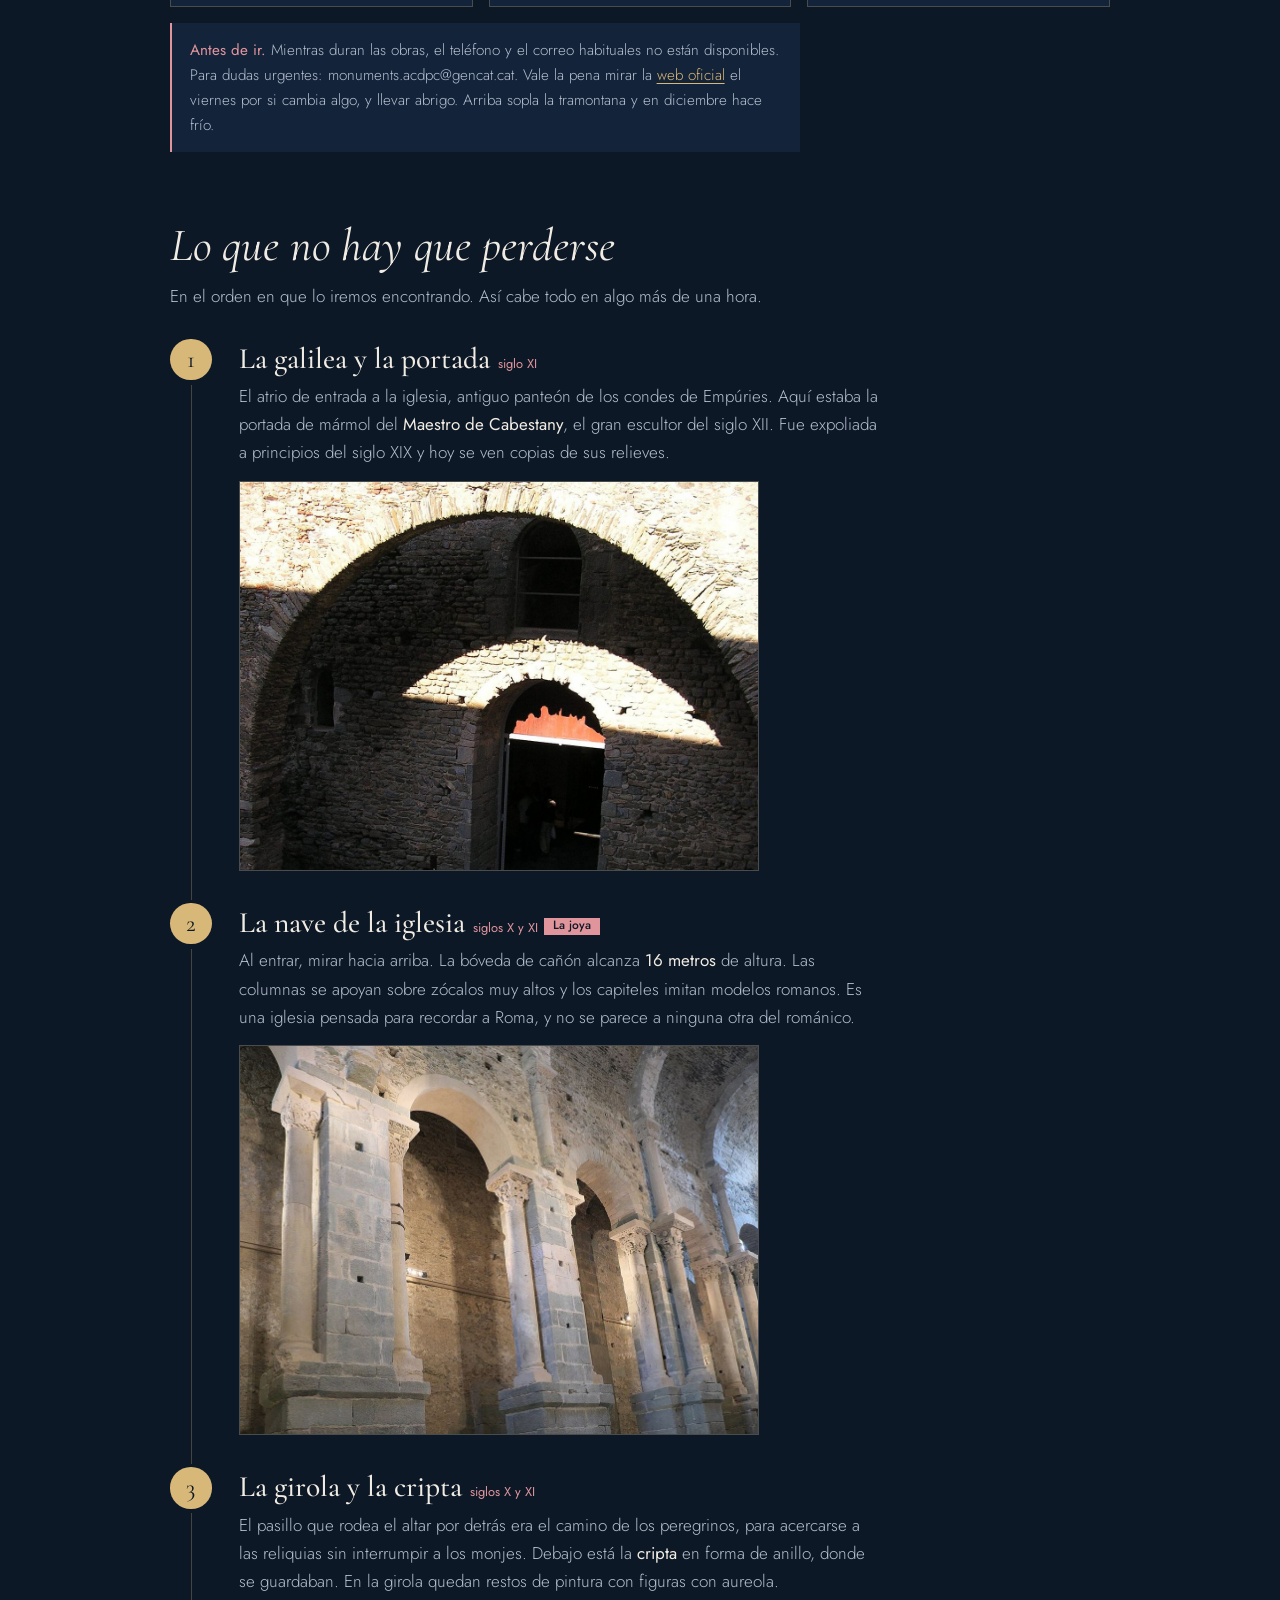
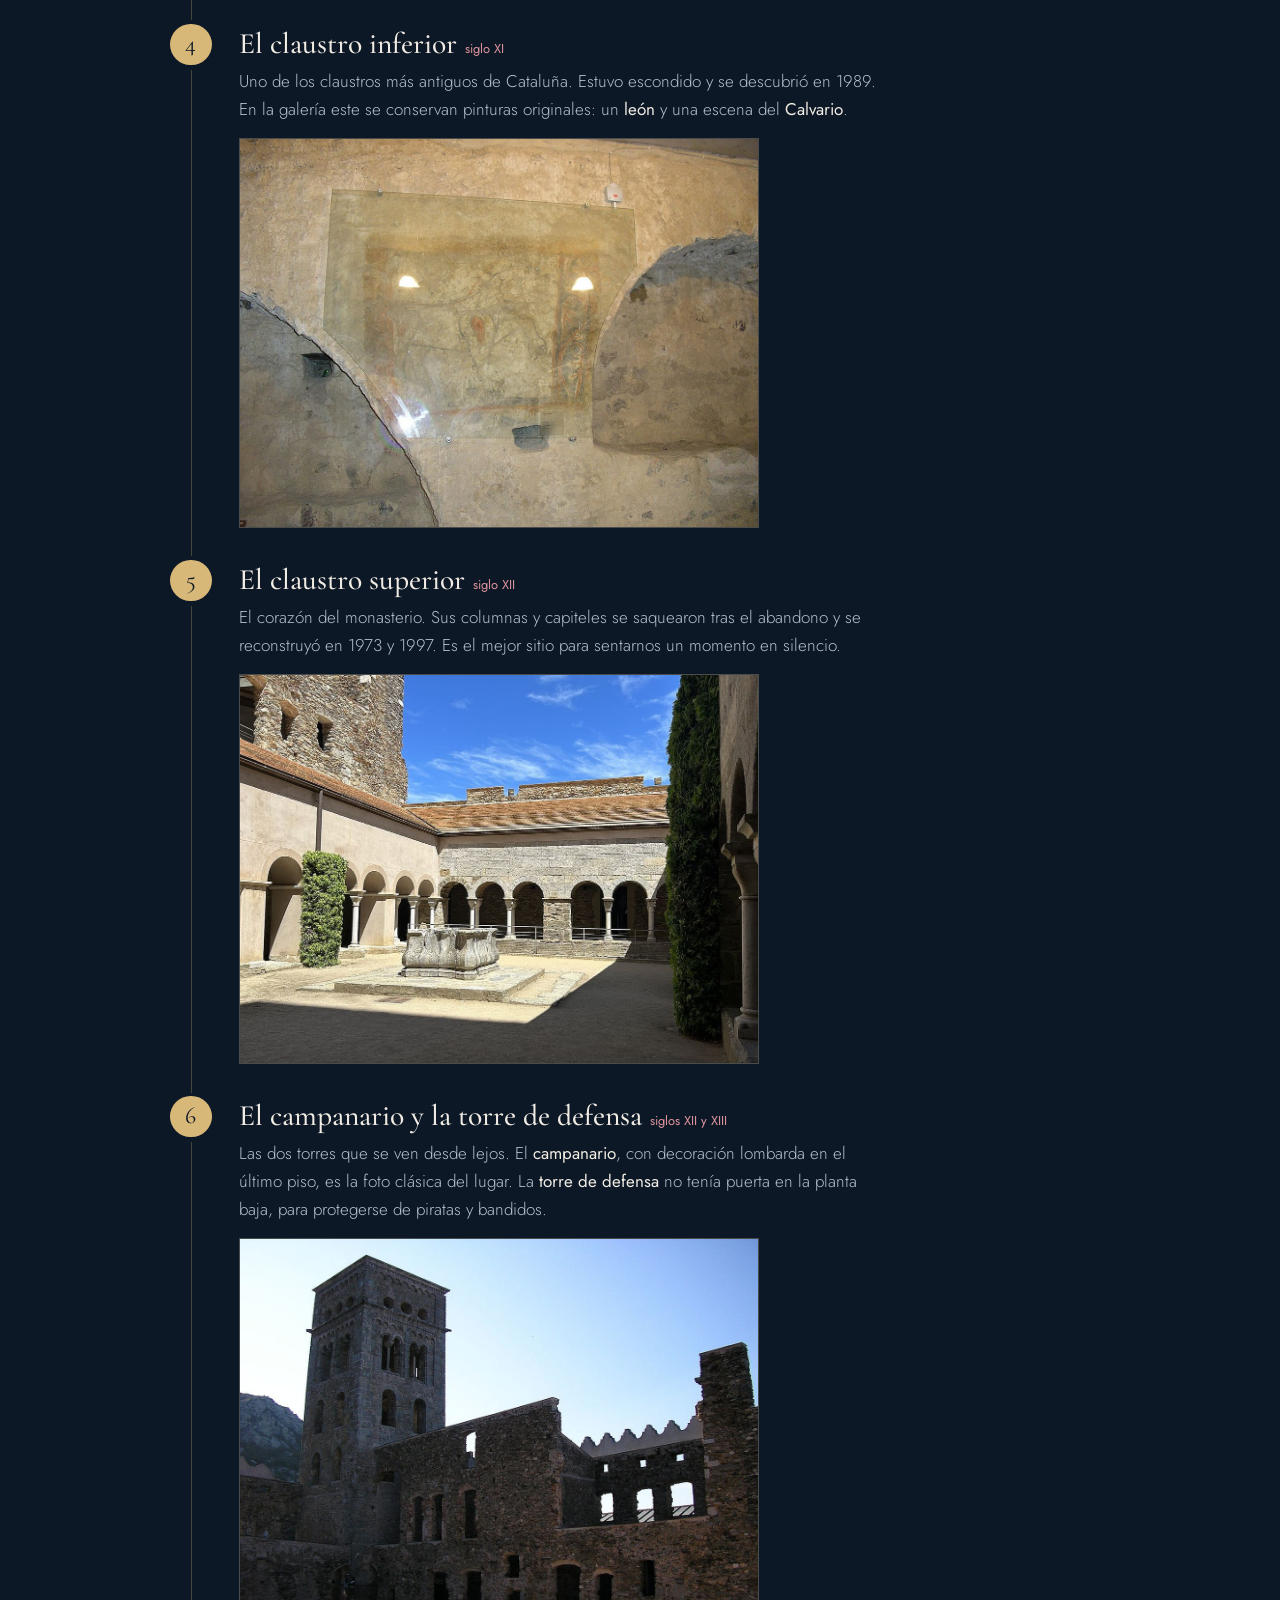
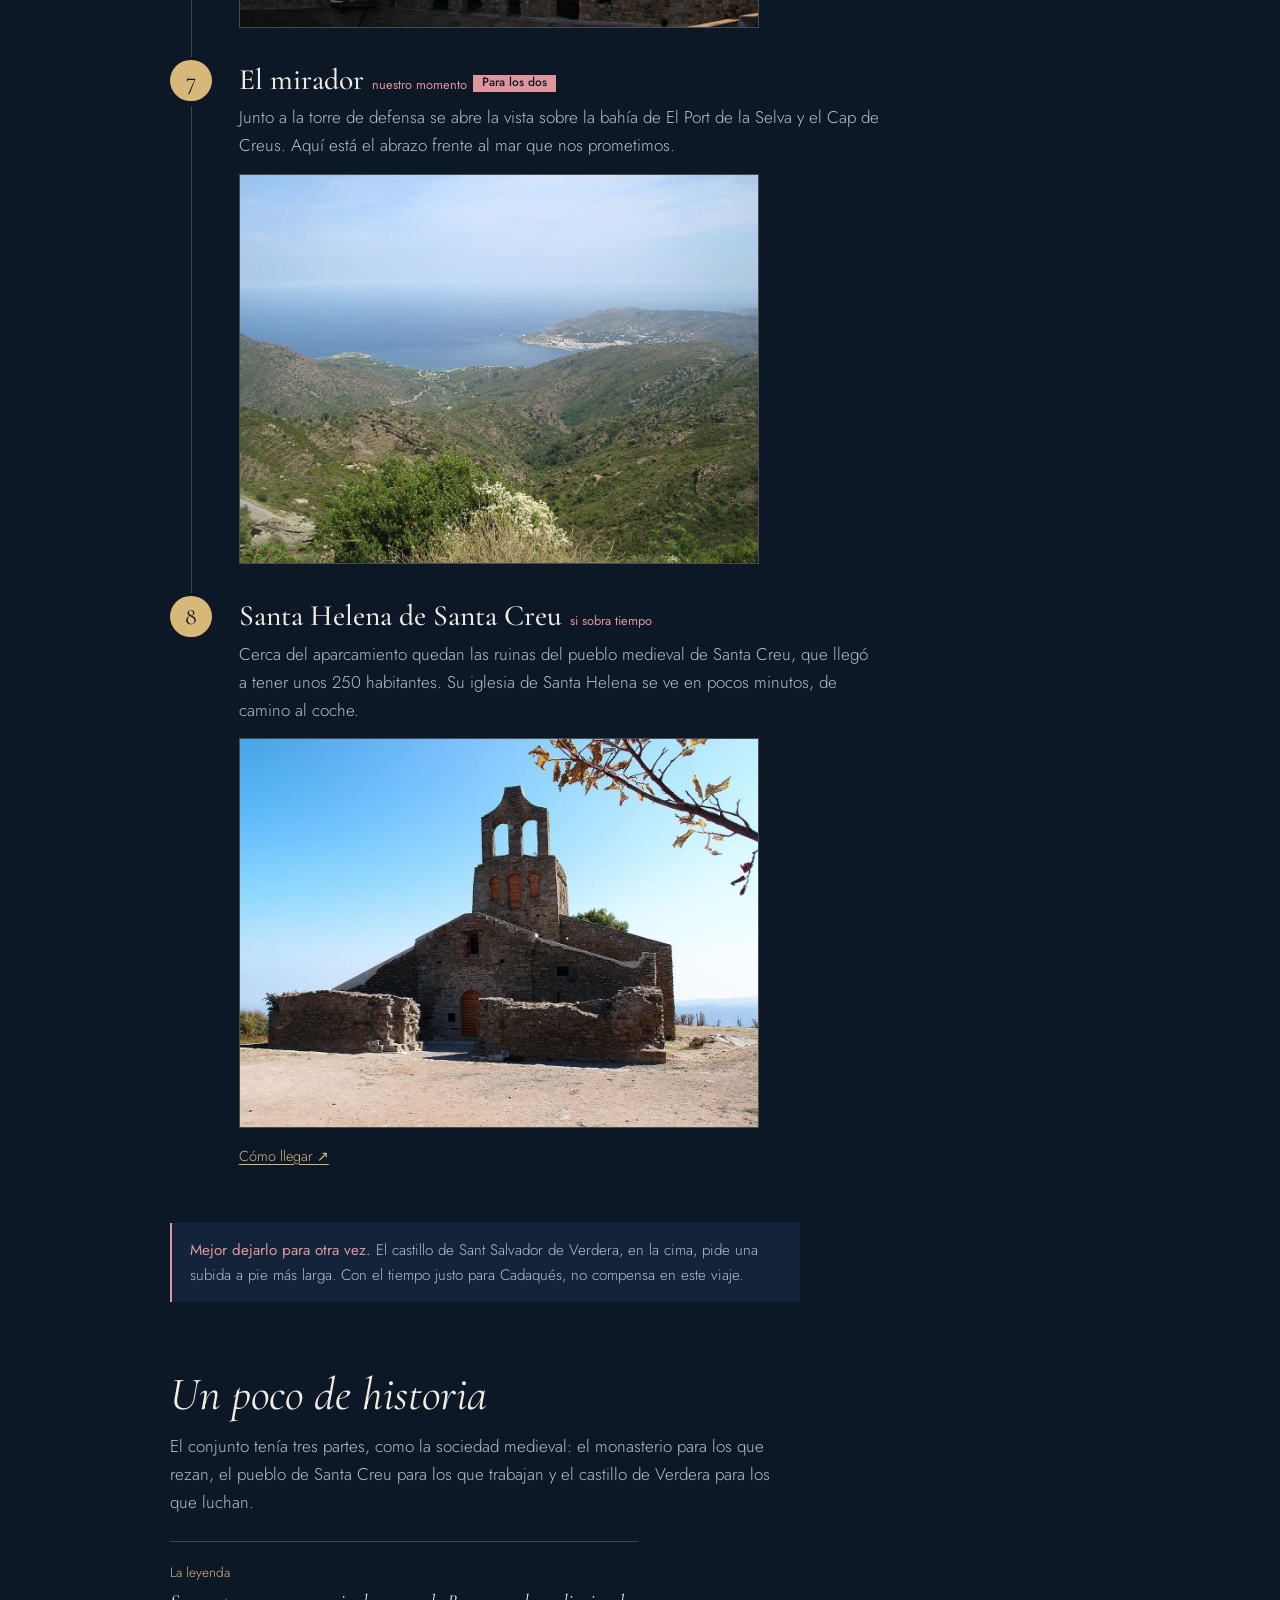
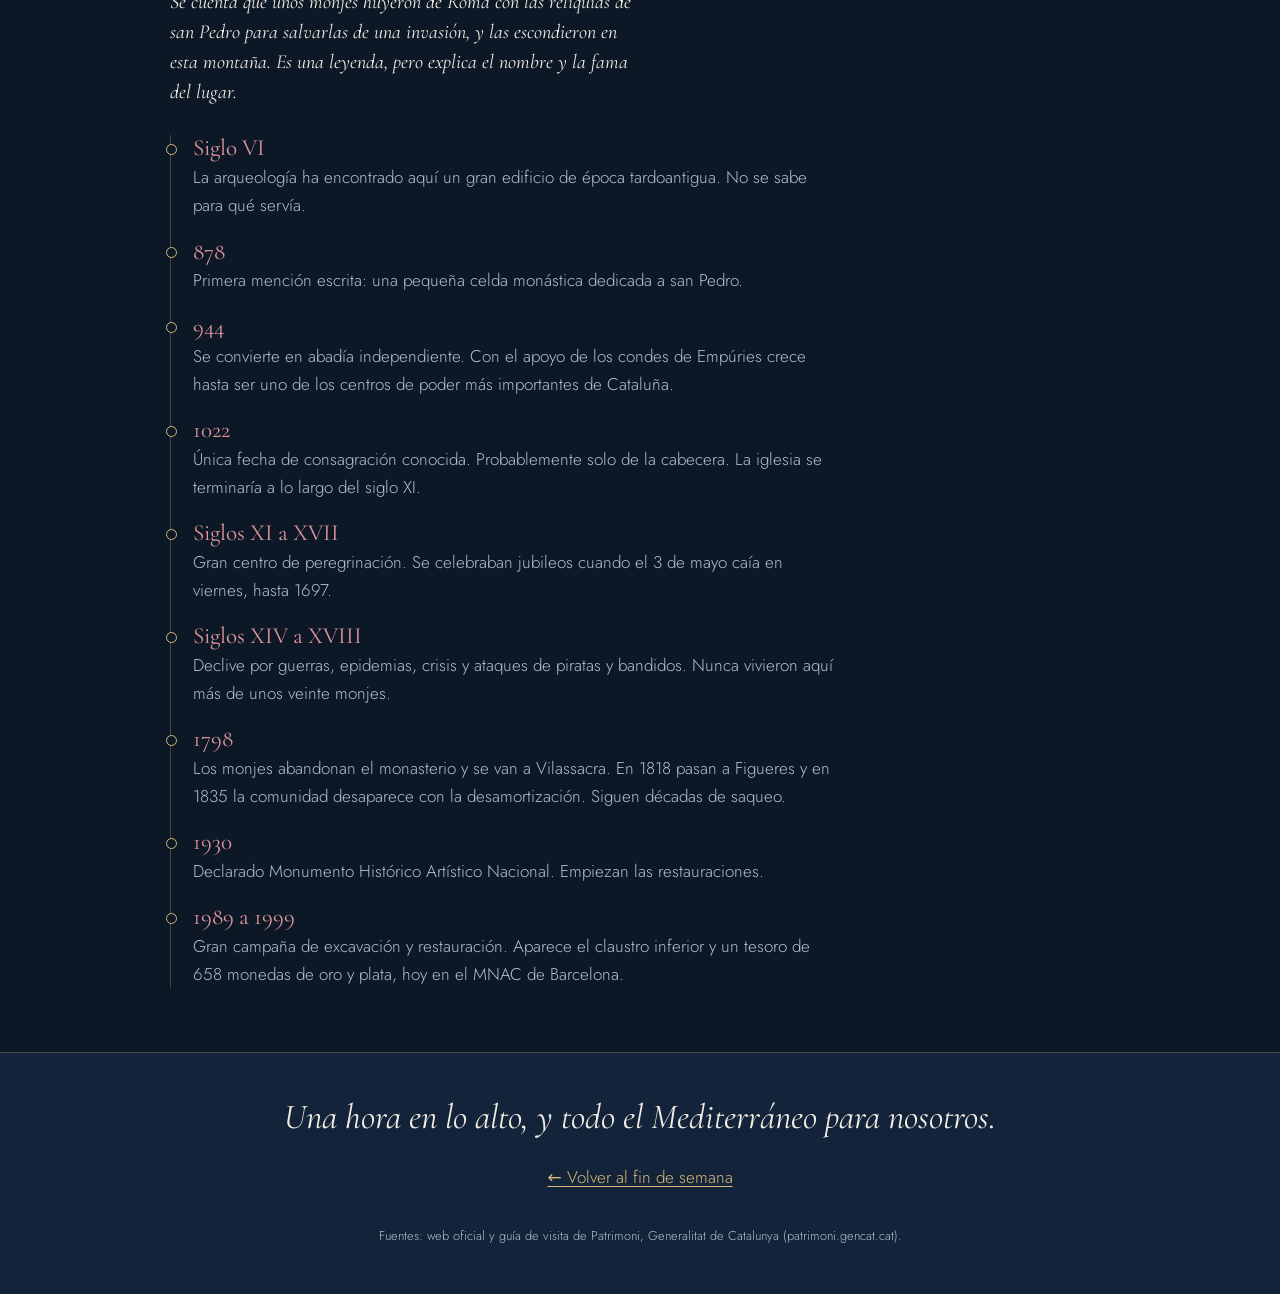
<file: rodes.html>
<!DOCTYPE html>
<html lang="es">
<head>
<meta charset="utf-8">
<meta name="viewport" content="width=device-width,initial-scale=1,viewport-fit=cover"><meta name="robots" content="noindex,nofollow"><meta name="theme-color" content="#0d1827"><meta name="apple-mobile-web-app-capable" content="yes"><meta name="mobile-web-app-capable" content="yes"><meta name="apple-mobile-web-app-title" content="Costa Brava"><meta name="apple-mobile-web-app-status-bar-style" content="black"><link rel="manifest" href="manifest.webmanifest"><link rel="apple-touch-icon" href="icons/apple-touch-icon.png"><link rel="icon" href="icons/icon-192.png">
<title>Sant Pere de Rodes</title>
<link rel="stylesheet" href="fonts/fonts.css">
<style>
  /* VOICE: tierna y serena, como una pequeña guía de bolsillo para dos.
     IDEA: la hoja de visita que te dan en la taquilla de un monasterio, puesta de noche.
     PICTURE: la foto del monasterio sobre el mar, y un recorrido numerado como un plano.
     COLOUR y TYPE: los mismos de la escapada. Azul medianoche, oro champán, rosa. Cormorant + Jost.
     LAYOUT: portada, por qué, datos prácticos, imprescindibles en orden de visita, historia, volver. */
  :root {
    --night: #0d1827; --night-2: #13233a; --night-3: #1a2f4c;
    --text: #f1ece3; --text-soft: #b4bfce;
    --gold: #d8b878; --gold-soft: #a98d5a; --rose: #e0959c;
    --line: rgba(216,184,120,0.28);
    --display: "Cormorant Garamond", "Iowan Old Style", Georgia, serif;
    --body: "Jost", "Avenir Next", "Segoe UI", system-ui, sans-serif;
    color-scheme: dark;
  }
  * { box-sizing: border-box; min-width: 0; }
  html { scroll-padding-top: 24px; }
  body { margin: 0; background: var(--night); color: var(--text); font-family: var(--body); font-size: 17px; line-height: 1.65; font-weight: 300; overflow-x: clip;
    padding-bottom: env(safe-area-inset-bottom,0px); }
  img { display: block; max-width: 100%; }
  h1, h2, h3 { font-family: var(--display); font-weight: 500; margin: 0; text-wrap: balance; }
  p { margin: 0; }
  a { color: var(--gold); text-underline-offset: 0.18em; text-decoration-thickness: 1px; }
  .wrap { max-width: 980px; margin-inline: auto; padding-left: max(20px, env(safe-area-inset-left,0px)); padding-right: max(20px, env(safe-area-inset-right,0px)); }

  .back { position: absolute; top: calc(env(safe-area-inset-top,0px) + 18px); left: max(20px, env(safe-area-inset-left,0px)); z-index: 2;
    font-size: 0.9rem; color: var(--text); text-decoration: none; background: rgba(13,24,39,0.6); border: 1px solid var(--line); padding: 0.5rem 0.95rem; min-height: 44px; display: inline-flex; align-items: center; }
  .back:hover, .back:focus-visible { border-color: var(--gold); color: var(--gold); }

  .hero { position: relative; isolation: isolate; overflow: hidden; min-height: 62vh; display: flex; align-items: flex-end; }
  .hero img { position: absolute; inset: 0; width: 100%; height: 100%; object-fit: cover; z-index: -2; }
  .hero::after { content: ""; position: absolute; inset: 0; z-index: -1; background: linear-gradient(180deg, rgba(13,24,39,0.45) 0%, rgba(13,24,39,0.3) 40%, rgba(13,24,39,0.95) 100%); }
  .hero .wrap { width: 100%; padding-block: 8rem 3rem; }
  .kicker { color: var(--gold); font-size: 0.95rem; }
  .hero h1 { font-size: clamp(2.8rem, 8vw, 5.4rem); line-height: 1; margin-top: 0.6rem; }
  .hero .sub { font-family: var(--display); font-style: italic; font-size: clamp(1.25rem, 3vw, 1.7rem); margin-top: 1rem; max-width: 34ch; }

  .toc { border-block: 1px solid var(--line); background: var(--night-2); }
  .toc .wrap { display: flex; flex-wrap: wrap; gap: 0.2rem 1.6rem; padding-block: 0.6rem; }
  .toc a { color: var(--text-soft); text-decoration: none; font-size: 0.92rem; min-height: 44px; display: inline-flex; align-items: center; }
  .toc a:hover, .toc a:focus-visible { color: var(--gold); }

  section.band { padding-block: 3.6rem 0.6rem; }
  .band h2 { font-size: clamp(2rem, 5vw, 2.9rem); font-style: italic; font-weight: 400; line-height: 1.1; }
  .band .lead { color: var(--text-soft); margin-top: 0.7rem; max-width: 62ch; }

  .why p.big { font-family: var(--display); font-size: clamp(1.35rem, 3.2vw, 1.75rem); line-height: 1.45; margin-top: 1.2rem; max-width: 40ch; }
  .why ul { list-style: none; padding: 0; margin: 1.6rem 0 0; display: grid; grid-template-columns: repeat(auto-fit, minmax(230px, 1fr)); gap: 1rem; }
  .why li { border-top: 1px solid var(--line); padding-top: 0.8rem; color: var(--text-soft); }
  .why li b { display: block; color: var(--text); font-family: var(--display); font-size: 1.35rem; font-weight: 500; }

  .cards { display: grid; grid-template-columns: repeat(auto-fit, minmax(260px, 1fr)); gap: 1rem; margin-top: 1.6rem; }
  .card { background: var(--night-2); border: 1px solid var(--line); padding: 1.2rem 1.3rem 1.3rem; }
  .card h3 { font-size: 1.5rem; color: var(--gold); font-weight: 500; }
  .card .hl { font-family: var(--display); font-size: 1.9rem; line-height: 1.15; margin-top: 0.4rem; white-space: nowrap; }
  .card p, .card li { color: var(--text-soft); font-size: 0.95rem; }
  .card p { margin-top: 0.4rem; }
  .card ul { margin: 0.5rem 0 0; padding-left: 1.1rem; }
  .card strong { color: var(--text); font-weight: 400; }
  .note { margin-top: 1rem; padding: 0.9rem 1.1rem; border-left: 2px solid var(--rose); background: var(--night-2); color: var(--text-soft); font-size: 0.95rem; max-width: 70ch; }
  .note b { color: var(--rose); font-weight: 400; }

  .tour { list-style: none; padding: 0; margin: 1.8rem 0 0; counter-reset: s; }
  .tour li { counter-increment: s; display: grid; grid-template-columns: 3.2rem minmax(0,1fr); gap: 0 1.1rem; position: relative; padding-bottom: 1.8rem; }
  .tour li::before { content: counter(s); font-family: var(--display); font-size: 1.5rem; color: var(--night); background: var(--gold); width: 2.6rem; height: 2.6rem; border-radius: 50%; display: grid; place-items: center; line-height: 1; }
  .tour li::after { content: ""; position: absolute; left: 1.3rem; top: 2.9rem; bottom: 0.2rem; width: 1px; background: var(--line); }
  .tour li:last-child::after { display: none; }
  .tour h3 { font-size: clamp(1.45rem, 3.4vw, 1.85rem); line-height: 1.15; padding-top: 0.2rem; }
  .tour h3 small { font-family: var(--body); font-size: 0.8rem; color: var(--rose); font-weight: 400; margin-left: 0.5rem; white-space: nowrap; }
  .tour p { color: var(--text-soft); margin-top: 0.4rem; max-width: 64ch; }
  .tour p strong { color: var(--text); font-weight: 400; }
  .fig { margin: 0.9rem 0 0.2rem; max-width: 520px; }
  .fig img { width: 100%; height: auto; aspect-ratio: 4 / 3; object-fit: cover; object-position: center 40%; border: 1px solid var(--line); background: var(--night-2); }
  .tag { display: inline-block; font-size: 0.75rem; color: var(--night); background: var(--rose); padding: 0.1rem 0.55rem; margin-left: 0.4rem; vertical-align: middle; font-family: var(--body); font-weight: 500; }

  .timeline { margin-top: 1.8rem; border-left: 1px solid var(--line); padding-left: 1.4rem; display: grid; gap: 1.2rem; }
  .ev { position: relative; }
  .ev::before { content: ""; position: absolute; left: calc(-1.4rem - 5px); top: 0.55rem; width: 9px; height: 9px; border-radius: 50%; background: var(--night); border: 1.5px solid var(--gold); }
  .ev .y { font-family: var(--display); font-size: 1.45rem; color: var(--rose); line-height: 1.2; white-space: nowrap; }
  .ev p { color: var(--text-soft); max-width: 64ch; }
  .legend { margin-top: 1.6rem; font-family: var(--display); font-style: italic; font-size: 1.25rem; line-height: 1.5; max-width: 52ch; border-top: 1px solid var(--line); padding-top: 1.2rem; }
  .legend span { display: block; font-family: var(--body); font-style: normal; font-size: 0.85rem; color: var(--gold); margin-bottom: 0.3rem; }

  footer { margin-top: 3.4rem; background: var(--night-2); border-top: 1px solid var(--line); }
  footer .wrap { padding-block: 2.6rem 3rem; text-align: center; }
  footer p.big { font-family: var(--display); font-style: italic; font-size: clamp(1.5rem, 4vw, 2.2rem); line-height: 1.25; }
  footer .src { color: var(--text-soft); font-size: 0.8rem; margin-top: 1.6rem; line-height: 1.7; }
  footer .home { display: inline-flex; align-items: center; min-height: 44px; margin-top: 1rem; }

  @media (max-width: 600px) {
    body { font-size: 16px; }
    .hero { min-height: 56vh; }
    .hero .wrap { padding-block: 6rem 2.2rem; }
    .tour li { grid-template-columns: 2.6rem minmax(0,1fr); gap: 0 0.9rem; }
    .tour li::before { width: 2.2rem; height: 2.2rem; font-size: 1.3rem; }
    .tour li::after { left: 1.1rem; top: 2.5rem; }
  }
  @media (prefers-reduced-motion: no-preference) {
    .hero .wrap > * { animation: rise 0.9s ease both; }
    .hero .wrap > *:nth-child(2) { animation-delay: 0.12s; }
    .hero .wrap > *:nth-child(3) { animation-delay: 0.24s; }
    @keyframes rise { from { opacity: 0.001; transform: translateY(12px); } to { opacity: 1; transform: none; } }
  }

.ml { display: inline-flex; align-items: center; min-height: 44px; font-size: 0.9rem; color: var(--gold); }
</style>
</head>
<body>

<header class="hero">
  <a class="back" href="index.html">← Volver al fin de semana</a>
  <img src="images/rodes.jpg" alt="Las torres del monasterio de Sant Pere de Rodes entre el monte y el mar">
  <div class="wrap">
    <div class="kicker">Sábado 5 de diciembre · 11:00</div>
    <h1>Sant Pere de Rodes</h1>
    <p class="sub">Nuestra guía para la primera parada. Un monasterio colgado a 520 metros sobre el mar.</p>
  </div>
</header>

<nav class="toc" aria-label="Secciones">
  <div class="wrap">
    <a href="#por-que">Por qué</a>
    <a href="#practico">Información práctica</a>
    <a href="#imprescindibles">Lo que no hay que perderse</a>
    <a href="#historia">Historia</a>
  </div>
</nav>

<section class="band why" id="por-que">
  <div class="wrap">
    <h2>Por qué vamos</h2>
    <p class="big">Es una de las joyas del románico catalán, y está en uno de los lugares más bonitos de Cataluña. Desde arriba se ven a la vez la bahía de El Port de la Selva y el Cap de Creus.</p>
    <ul>
      <li><b>Arte único</b>Una iglesia de los siglos X y XI que quiso parecerse a los templos de Roma. No hay otra igual.</li>
      <li><b>Paisaje</b>Está en el punto más alto del Parque Natural del Cap de Creus, entre monte, viñas y mar.</li>
      <li><b>Leyenda</b>Durante siglos fue un destino de peregrinos, como una pequeña alternativa a ir a Roma.</li>
    </ul>
  </div>
</section>

<section class="band" id="practico">
  <div class="wrap">
    <h2>Información práctica</h2>
    <p class="lead">Datos de la web oficial de Patrimoni (Generalitat de Catalunya).</p>
    <div class="cards">
      <div class="card">
        <h3>Horario del sábado 5</h3>
        <div class="hl">10:00 a 17:30</div>
        <p>Abre con normalidad ese día. La taquilla y la entrada cierran <strong>30 minutos antes</strong>, así que el último acceso es a las 17:00.</p>
      </div>
      <div class="card">
        <h3>Entradas</h3>
        <div class="hl">Ahora gratis</div>
        <p>Por obras de restauración y mejora, la entrada general es <strong>gratuita</strong> de momento. No hay fecha de fin publicada.</p>
        <p>Precio habitual: <strong>7 €</strong> general, <strong>5 €</strong> reducida (mayores de 65, estudiantes y otros).</p>
      </div>
      <div class="card">
        <h3>Llegar y moverse</h3>
        <p>Dirección: Camí del Monestir, s/n, 17489 El Port de la Selva.</p>
        <p>La carretera sube con muchas curvas desde El Port de la Selva o desde Vilajuïga. El último tramo se hace a pie desde el aparcamiento.</p>
        <p><a class="ml" href="https://www.google.com/maps/dir/?api=1&amp;destination=Monestir+de+Sant+Pere+de+Rodes%2C+El+Port+de+la+Selva" target="_blank" rel="noopener">Cómo llegar en coche ↗</a></p>
        <p>Tiempo recomendado: <strong>1 h a 1 h 15</strong>, lo que tenemos en el plan.</p>
      </div>
    </div>
    <div class="note"><b>Antes de ir.</b> Mientras duran las obras, el teléfono y el correo habituales no están disponibles. Para dudas urgentes: monuments.acdpc@gencat.cat. Vale la pena mirar la <a href="https://patrimoni.gencat.cat/en/monuments/monuments/sant-pere-de-rodes-monumental-complex" target="_blank" rel="noopener">web oficial</a> el viernes por si cambia algo, y llevar abrigo. Arriba sopla la tramontana y en diciembre hace frío.</div>
  </div>
</section>

<section class="band" id="imprescindibles">
  <div class="wrap">
    <h2>Lo que no hay que perderse</h2>
    <p class="lead">En el orden en que lo iremos encontrando. Así cabe todo en algo más de una hora.</p>
    <ol class="tour">
      <li><div>
        <h3>La galilea y la portada<small>siglo XI</small></h3>
        <p>El atrio de entrada a la iglesia, antiguo panteón de los condes de Empúries. Aquí estaba la portada de mármol del <strong>Maestro de Cabestany</strong>, el gran escultor del siglo XII. Fue expoliada a principios del siglo XIX y hoy se ven copias de sus relieves.</p>
        <figure class="fig"><img src="images/rodes-galilea.jpg" alt="Arco de la entrada a la iglesia de Sant Pere de Rodes, con la puerta al fondo" loading="lazy"></figure>
      </div></li>
      <li><div>
        <h3>La nave de la iglesia<small>siglos X y XI</small><span class="tag">La joya</span></h3>
        <p>Al entrar, mirar hacia arriba. La bóveda de cañón alcanza <strong>16 metros</strong> de altura. Las columnas se apoyan sobre zócalos muy altos y los capiteles imitan modelos romanos. Es una iglesia pensada para recordar a Roma, y no se parece a ninguna otra del románico.</p>
        <figure class="fig"><img src="images/rodes-nave.jpg" alt="Columnas, arcos y capiteles de la nave de la iglesia de Sant Pere de Rodes" loading="lazy"></figure>
      </div></li>
      <li><div>
        <h3>La girola y la cripta<small>siglos X y XI</small></h3>
        <p>El pasillo que rodea el altar por detrás era el camino de los peregrinos, para acercarse a las reliquias sin interrumpir a los monjes. Debajo está la <strong>cripta</strong> en forma de anillo, donde se guardaban. En la girola quedan restos de pintura con figuras con aureola.</p>
      </div></li>
      <li><div>
        <h3>El claustro inferior<small>siglo XI</small></h3>
        <p>Uno de los claustros más antiguos de Cataluña. Estuvo escondido y se descubrió en 1989. En la galería este se conservan pinturas originales: un <strong>león</strong> y una escena del <strong>Calvario</strong>.</p>
        <figure class="fig"><img src="images/rodes-claustro-inferior.jpg" alt="Pintura mural antigua protegida tras un cristal en el claustro" loading="lazy"></figure>
      </div></li>
      <li><div>
        <h3>El claustro superior<small>siglo XII</small></h3>
        <p>El corazón del monasterio. Sus columnas y capiteles se saquearon tras el abandono y se reconstruyó en 1973 y 1997. Es el mejor sitio para sentarnos un momento en silencio.</p>
        <figure class="fig"><img src="images/rodes-claustro-superior.jpg" alt="Claustro con arcos de medio punto y una fuente en el centro del patio" loading="lazy"></figure>
      </div></li>
      <li><div>
        <h3>El campanario y la torre de defensa<small>siglos XII y XIII</small></h3>
        <p>Las dos torres que se ven desde lejos. El <strong>campanario</strong>, con decoración lombarda en el último piso, es la foto clásica del lugar. La <strong>torre de defensa</strong> no tenía puerta en la planta baja, para protegerse de piratas y bandidos.</p>
        <figure class="fig"><img src="images/rodes-campanario.jpg" alt="El campanario de Sant Pere de Rodes sobre los muros del monasterio" loading="lazy"></figure>
      </div></li>
      <li><div>
        <h3>El mirador<small>nuestro momento</small><span class="tag">Para los dos</span></h3>
        <p>Junto a la torre de defensa se abre la vista sobre la bahía de El Port de la Selva y el Cap de Creus. Aquí está el abrazo frente al mar que nos prometimos.</p>
        <figure class="fig"><img src="images/rodes-mirador.jpg" alt="Vista desde el monasterio sobre la bahía de El Port de la Selva y el mar" loading="lazy"></figure>
      </div></li>
      <li><div>
        <h3>Santa Helena de Santa Creu<small>si sobra tiempo</small></h3>
        <p>Cerca del aparcamiento quedan las ruinas del pueblo medieval de Santa Creu, que llegó a tener unos 250 habitantes. Su iglesia de Santa Helena se ve en pocos minutos, de camino al coche.</p>
        <figure class="fig"><img src="images/rodes-santa-helena.jpg" alt="La pequeña iglesia de Santa Helena con su espadaña, entre ruinas" loading="lazy"></figure>
        <p><a class="ml" href="https://www.google.com/maps/dir/?api=1&amp;destination=Esgl%C3%A9sia+de+Santa+Helena+de+Rodes" target="_blank" rel="noopener">Cómo llegar ↗</a></p>
      </div></li>
    </ol>
    <div class="note"><b>Mejor dejarlo para otra vez.</b> El castillo de Sant Salvador de Verdera, en la cima, pide una subida a pie más larga. Con el tiempo justo para Cadaqués, no compensa en este viaje.</div>
  </div>
</section>

<section class="band" id="historia">
  <div class="wrap">
    <h2>Un poco de historia</h2>
    <p class="lead">El conjunto tenía tres partes, como la sociedad medieval: el monasterio para los que rezan, el pueblo de Santa Creu para los que trabajan y el castillo de Verdera para los que luchan.</p>
    <div class="legend"><span>La leyenda</span>Se cuenta que unos monjes huyeron de Roma con las reliquias de san Pedro para salvarlas de una invasión, y las escondieron en esta montaña. Es una leyenda, pero explica el nombre y la fama del lugar.</div>
    <div class="timeline">
      <div class="ev"><div class="y">Siglo VI</div><p>La arqueología ha encontrado aquí un gran edificio de época tardoantigua. No se sabe para qué servía.</p></div>
      <div class="ev"><div class="y">878</div><p>Primera mención escrita: una pequeña celda monástica dedicada a san Pedro.</p></div>
      <div class="ev"><div class="y">944</div><p>Se convierte en abadía independiente. Con el apoyo de los condes de Empúries crece hasta ser uno de los centros de poder más importantes de Cataluña.</p></div>
      <div class="ev"><div class="y">1022</div><p>Única fecha de consagración conocida. Probablemente solo de la cabecera. La iglesia se terminaría a lo largo del siglo XI.</p></div>
      <div class="ev"><div class="y">Siglos XI a XVII</div><p>Gran centro de peregrinación. Se celebraban jubileos cuando el 3 de mayo caía en viernes, hasta 1697.</p></div>
      <div class="ev"><div class="y">Siglos XIV a XVIII</div><p>Declive por guerras, epidemias, crisis y ataques de piratas y bandidos. Nunca vivieron aquí más de unos veinte monjes.</p></div>
      <div class="ev"><div class="y">1798</div><p>Los monjes abandonan el monasterio y se van a Vilassacra. En 1818 pasan a Figueres y en 1835 la comunidad desaparece con la desamortización. Siguen décadas de saqueo.</p></div>
      <div class="ev"><div class="y">1930</div><p>Declarado Monumento Histórico Artístico Nacional. Empiezan las restauraciones.</p></div>
      <div class="ev"><div class="y">1989 a 1999</div><p>Gran campaña de excavación y restauración. Aparece el claustro inferior y un tesoro de 658 monedas de oro y plata, hoy en el MNAC de Barcelona.</p></div>
    </div>
  </div>
</section>

<footer>
  <div class="wrap">
    <p class="big">Una hora en lo alto, y todo el Mediterráneo para nosotros.</p>
    <a class="home" href="index.html">← Volver al fin de semana</a>
    <p class="src">Fuentes: web oficial y guía de visita de Patrimoni, Generalitat de Catalunya (patrimoni.gencat.cat).</p>
  </div>
</footer>

<script>if('serviceWorker' in navigator){window.addEventListener('load',function(){navigator.serviceWorker.register('sw.js');});}</script></body>
</html>
</file>
<file: fonts/fonts.css>
@font-face {
  font-family: 'Cormorant Garamond';
  font-style: italic;
  font-weight: 400;
  font-display: swap;
  src: url(CormorantGaramond-italic-400-latin-ext.woff2) format('woff2');
  unicode-range: U+0100-02BA, U+02BD-02C5, U+02C7-02CC, U+02CE-02D7, U+02DD-02FF, U+0304, U+0308, U+0329, U+1D00-1DBF, U+1E00-1E9F, U+1EF2-1EFF, U+2020, U+20A0-20AB, U+20AD-20C4, U+2113, U+2C60-2C7F, U+A720-A7FF;
}
@font-face {
  font-family: 'Cormorant Garamond';
  font-style: italic;
  font-weight: 400;
  font-display: swap;
  src: url(CormorantGaramond-italic-400-latin.woff2) format('woff2');
  unicode-range: U+0000-00FF, U+0131, U+0152-0153, U+02BB-02BC, U+02C6, U+02DA, U+02DC, U+0304, U+0308, U+0329, U+2000-206F, U+20AC, U+2122, U+2191, U+2193, U+2212, U+2215, U+FEFF, U+FFFD;
}
@font-face {
  font-family: 'Cormorant Garamond';
  font-style: italic;
  font-weight: 500;
  font-display: swap;
  src: url(CormorantGaramond-italic-500-latin-ext.woff2) format('woff2');
  unicode-range: U+0100-02BA, U+02BD-02C5, U+02C7-02CC, U+02CE-02D7, U+02DD-02FF, U+0304, U+0308, U+0329, U+1D00-1DBF, U+1E00-1E9F, U+1EF2-1EFF, U+2020, U+20A0-20AB, U+20AD-20C4, U+2113, U+2C60-2C7F, U+A720-A7FF;
}
@font-face {
  font-family: 'Cormorant Garamond';
  font-style: italic;
  font-weight: 500;
  font-display: swap;
  src: url(CormorantGaramond-italic-500-latin.woff2) format('woff2');
  unicode-range: U+0000-00FF, U+0131, U+0152-0153, U+02BB-02BC, U+02C6, U+02DA, U+02DC, U+0304, U+0308, U+0329, U+2000-206F, U+20AC, U+2122, U+2191, U+2193, U+2212, U+2215, U+FEFF, U+FFFD;
}
@font-face {
  font-family: 'Cormorant Garamond';
  font-style: normal;
  font-weight: 400;
  font-display: swap;
  src: url(CormorantGaramond-normal-400-latin-ext.woff2) format('woff2');
  unicode-range: U+0100-02BA, U+02BD-02C5, U+02C7-02CC, U+02CE-02D7, U+02DD-02FF, U+0304, U+0308, U+0329, U+1D00-1DBF, U+1E00-1E9F, U+1EF2-1EFF, U+2020, U+20A0-20AB, U+20AD-20C4, U+2113, U+2C60-2C7F, U+A720-A7FF;
}
@font-face {
  font-family: 'Cormorant Garamond';
  font-style: normal;
  font-weight: 400;
  font-display: swap;
  src: url(CormorantGaramond-normal-400-latin.woff2) format('woff2');
  unicode-range: U+0000-00FF, U+0131, U+0152-0153, U+02BB-02BC, U+02C6, U+02DA, U+02DC, U+0304, U+0308, U+0329, U+2000-206F, U+20AC, U+2122, U+2191, U+2193, U+2212, U+2215, U+FEFF, U+FFFD;
}
@font-face {
  font-family: 'Cormorant Garamond';
  font-style: normal;
  font-weight: 500;
  font-display: swap;
  src: url(CormorantGaramond-normal-500-latin-ext.woff2) format('woff2');
  unicode-range: U+0100-02BA, U+02BD-02C5, U+02C7-02CC, U+02CE-02D7, U+02DD-02FF, U+0304, U+0308, U+0329, U+1D00-1DBF, U+1E00-1E9F, U+1EF2-1EFF, U+2020, U+20A0-20AB, U+20AD-20C4, U+2113, U+2C60-2C7F, U+A720-A7FF;
}
@font-face {
  font-family: 'Cormorant Garamond';
  font-style: normal;
  font-weight: 500;
  font-display: swap;
  src: url(CormorantGaramond-normal-500-latin.woff2) format('woff2');
  unicode-range: U+0000-00FF, U+0131, U+0152-0153, U+02BB-02BC, U+02C6, U+02DA, U+02DC, U+0304, U+0308, U+0329, U+2000-206F, U+20AC, U+2122, U+2191, U+2193, U+2212, U+2215, U+FEFF, U+FFFD;
}
@font-face {
  font-family: 'Cormorant Garamond';
  font-style: normal;
  font-weight: 600;
  font-display: swap;
  src: url(CormorantGaramond-normal-600-latin-ext.woff2) format('woff2');
  unicode-range: U+0100-02BA, U+02BD-02C5, U+02C7-02CC, U+02CE-02D7, U+02DD-02FF, U+0304, U+0308, U+0329, U+1D00-1DBF, U+1E00-1E9F, U+1EF2-1EFF, U+2020, U+20A0-20AB, U+20AD-20C4, U+2113, U+2C60-2C7F, U+A720-A7FF;
}
@font-face {
  font-family: 'Cormorant Garamond';
  font-style: normal;
  font-weight: 600;
  font-display: swap;
  src: url(CormorantGaramond-normal-600-latin.woff2) format('woff2');
  unicode-range: U+0000-00FF, U+0131, U+0152-0153, U+02BB-02BC, U+02C6, U+02DA, U+02DC, U+0304, U+0308, U+0329, U+2000-206F, U+20AC, U+2122, U+2191, U+2193, U+2212, U+2215, U+FEFF, U+FFFD;
}
@font-face {
  font-family: 'Jost';
  font-style: normal;
  font-weight: 300;
  font-display: swap;
  src: url(Jost-normal-300-latin-ext.woff2) format('woff2');
  unicode-range: U+0100-02BA, U+02BD-02C5, U+02C7-02CC, U+02CE-02D7, U+02DD-02FF, U+0304, U+0308, U+0329, U+1D00-1DBF, U+1E00-1E9F, U+1EF2-1EFF, U+2020, U+20A0-20AB, U+20AD-20C4, U+2113, U+2C60-2C7F, U+A720-A7FF;
}
@font-face {
  font-family: 'Jost';
  font-style: normal;
  font-weight: 300;
  font-display: swap;
  src: url(Jost-normal-300-latin.woff2) format('woff2');
  unicode-range: U+0000-00FF, U+0131, U+0152-0153, U+02BB-02BC, U+02C6, U+02DA, U+02DC, U+0304, U+0308, U+0329, U+2000-206F, U+20AC, U+2122, U+2191, U+2193, U+2212, U+2215, U+FEFF, U+FFFD;
}
@font-face {
  font-family: 'Jost';
  font-style: normal;
  font-weight: 400;
  font-display: swap;
  src: url(Jost-normal-400-latin-ext.woff2) format('woff2');
  unicode-range: U+0100-02BA, U+02BD-02C5, U+02C7-02CC, U+02CE-02D7, U+02DD-02FF, U+0304, U+0308, U+0329, U+1D00-1DBF, U+1E00-1E9F, U+1EF2-1EFF, U+2020, U+20A0-20AB, U+20AD-20C4, U+2113, U+2C60-2C7F, U+A720-A7FF;
}
@font-face {
  font-family: 'Jost';
  font-style: normal;
  font-weight: 400;
  font-display: swap;
  src: url(Jost-normal-400-latin.woff2) format('woff2');
  unicode-range: U+0000-00FF, U+0131, U+0152-0153, U+02BB-02BC, U+02C6, U+02DA, U+02DC, U+0304, U+0308, U+0329, U+2000-206F, U+20AC, U+2122, U+2191, U+2193, U+2212, U+2215, U+FEFF, U+FFFD;
}
@font-face {
  font-family: 'Jost';
  font-style: normal;
  font-weight: 500;
  font-display: swap;
  src: url(Jost-normal-500-latin-ext.woff2) format('woff2');
  unicode-range: U+0100-02BA, U+02BD-02C5, U+02C7-02CC, U+02CE-02D7, U+02DD-02FF, U+0304, U+0308, U+0329, U+1D00-1DBF, U+1E00-1E9F, U+1EF2-1EFF, U+2020, U+20A0-20AB, U+20AD-20C4, U+2113, U+2C60-2C7F, U+A720-A7FF;
}
@font-face {
  font-family: 'Jost';
  font-style: normal;
  font-weight: 500;
  font-display: swap;
  src: url(Jost-normal-500-latin.woff2) format('woff2');
  unicode-range: U+0000-00FF, U+0131, U+0152-0153, U+02BB-02BC, U+02C6, U+02DA, U+02DC, U+0304, U+0308, U+0329, U+2000-206F, U+20AC, U+2122, U+2191, U+2193, U+2212, U+2215, U+FEFF, U+FFFD;
}
</file>
